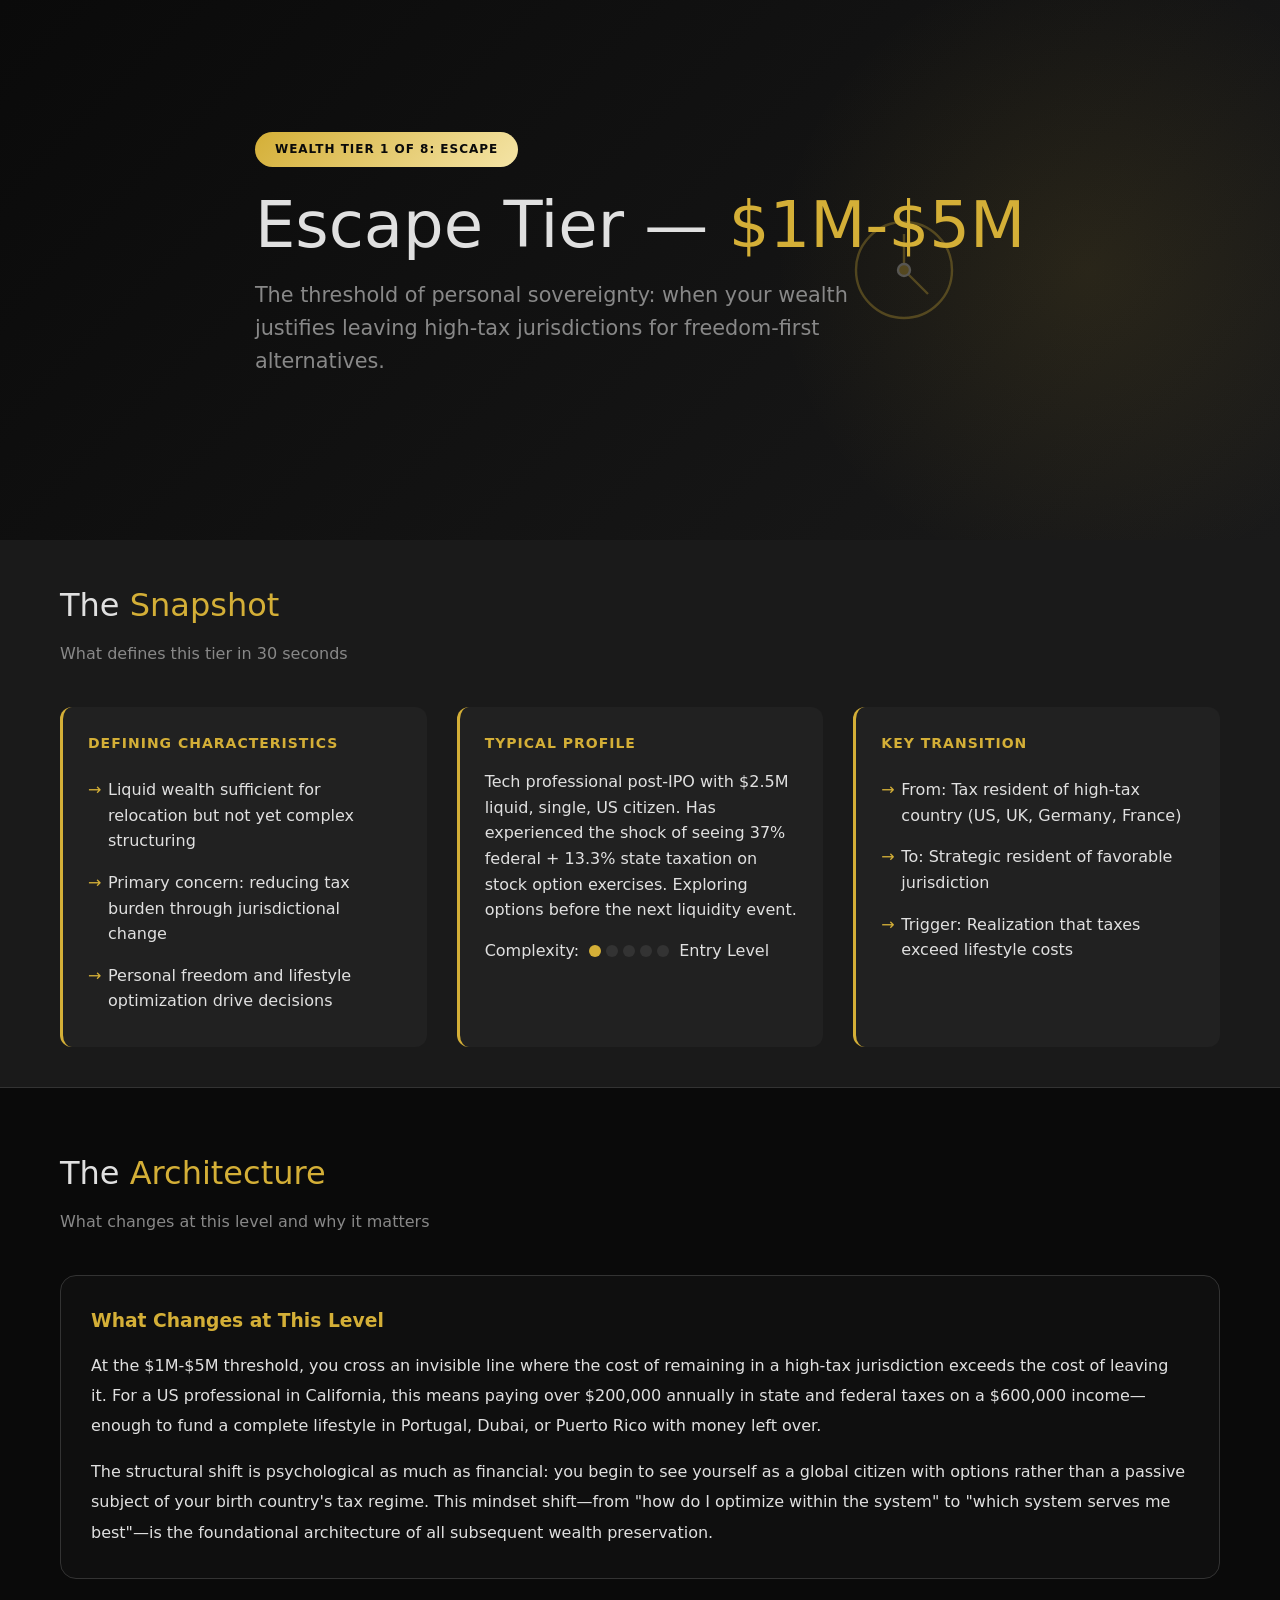
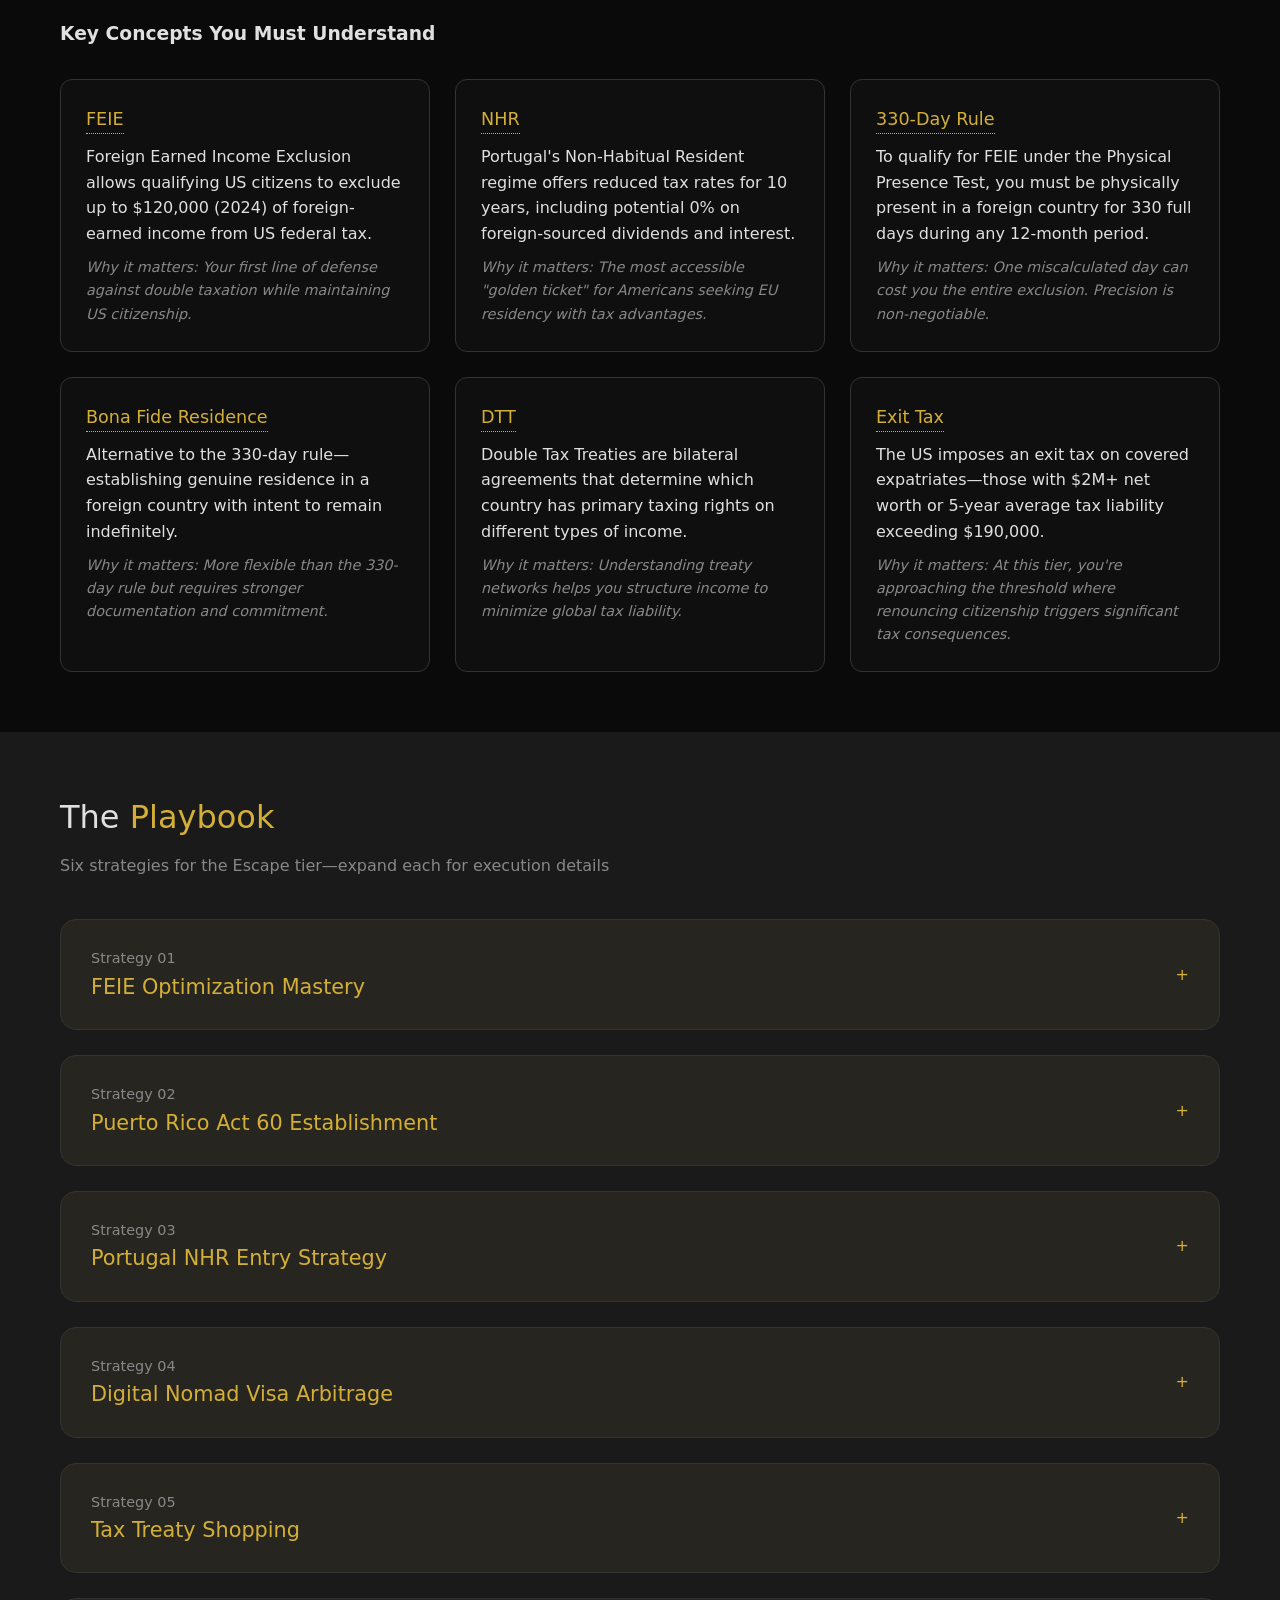
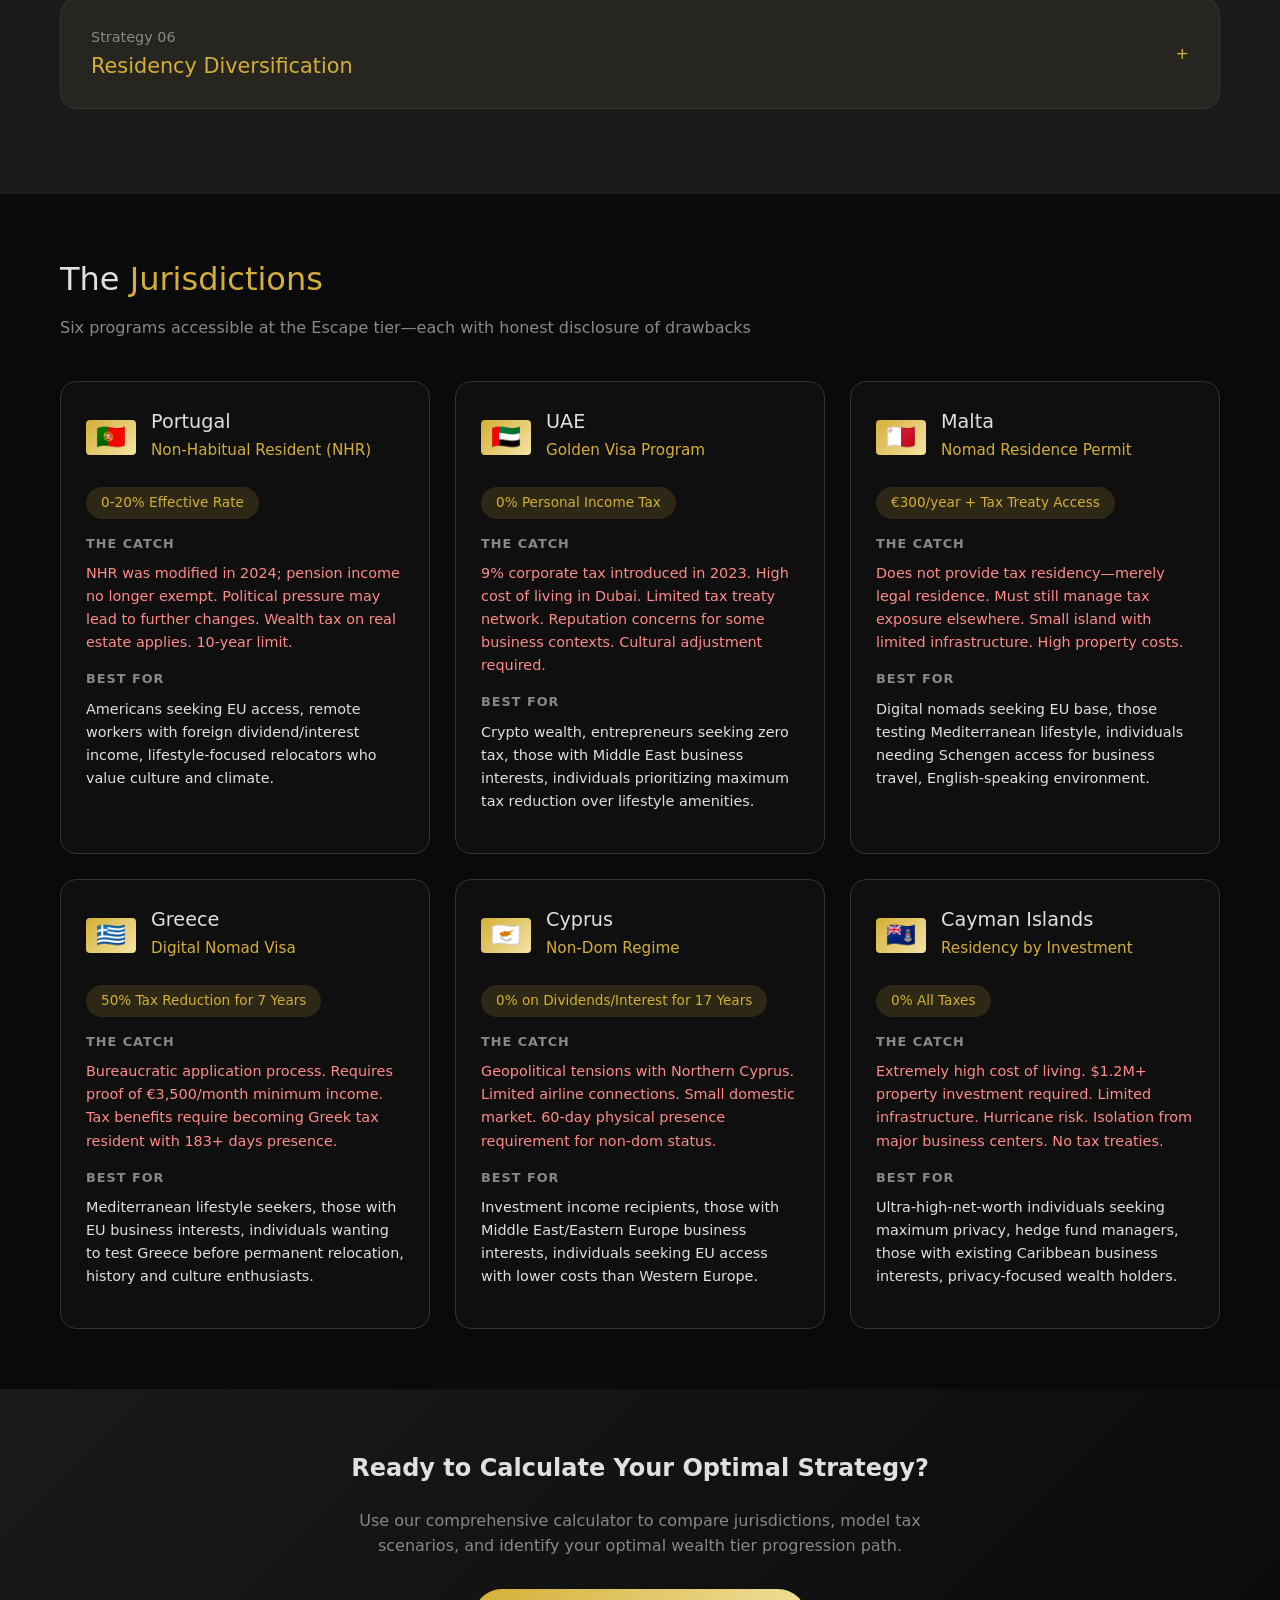
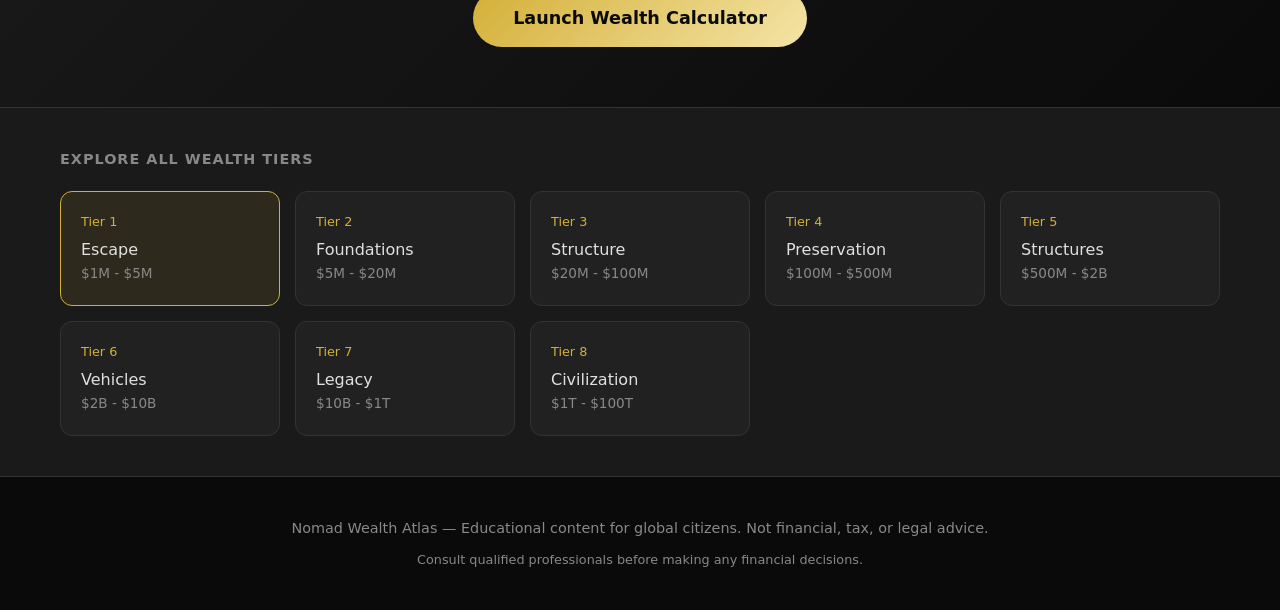
<file: 01-escape.html>
<!DOCTYPE html>
<html lang="en">
<head>
    <meta charset="UTF-8">
    <meta name="viewport" content="width=device-width, initial-scale=1.0">
    <title>Escape Tier — $1M-$5M | Nomad Wealth Atlas</title>
    <meta name="description" content="Wealth Tier 1 of 8: Personal sovereignty strategies for $1M-$5M. FEIE optimization, Puerto Rico Act 60, Portugal NHR, and digital nomad visas.">
    <script type="application/ld+json">
    {
        "@context": "https://schema.org",
        "@type": "Article",
        "headline": "Escape Tier — $1M-$5M: Personal Sovereignty Strategies",
        "description": "Wealth Tier 1 of 8: Personal sovereignty strategies for $1M-$5M. FEIE optimization, Puerto Rico Act 60, Portugal NHR, and digital nomad visas.",
        "author": {"@type": "Organization", "name": "Nomad Wealth Atlas"},
        "publisher": {"@type": "Organization", "name": "Nomad Wealth Atlas"}
    }
    </script>
    <script type="application/ld+json">
    {
        "@context": "https://schema.org",
        "@type": "FAQPage",
        "mainEntity": [
            {"@type": "Question", "name": "What is the Foreign Earned Income Exclusion (FEIE)?", "acceptedAnswer": {"@type": "Answer", "text": "The FEIE allows qualifying US citizens to exclude up to $120,000 (2024) of foreign-earned income from US federal tax. Requires either 330 days outside the US or bona fide foreign residence."}},
            {"@type": "Question", "name": "What is Portugal's NHR regime?", "acceptedAnswer": {"@type": "Answer", "text": "The Non-Habitual Resident regime offers reduced tax rates for 10 years, including potential 0% tax on foreign-sourced dividends and interest, and flat 20% on Portuguese-sourced employment/business income."}},
            {"@type": "Question", "name": "What is Puerto Rico Act 60?", "acceptedAnswer": {"@type": "Answer", "text": "Act 60 offers 0% federal tax on Puerto Rico-sourced income for qualifying individuals who become bona fide residents, with a $5,000 annual donation requirement and property purchase."}}
        ]
    }
    </script>
    <style>
        :root{--gold:#d4af37;--gold-light:#f4e4a6;--dark:#0a0a0a;--dark-2:#1a1a1a;--text:#e0e0e0;--muted:#888;--accent:#2d5a27}
        *{margin:0;padding:0;box-sizing:border-box}
        body{font-family:'Segoe UI',system-ui,sans-serif;background:var(--dark);color:var(--text);line-height:1.6}
        .container{max-width:1200px;margin:0 auto;padding:0 20px}
        .hero{min-height:60vh;display:flex;align-items:center;background:linear-gradient(135deg,var(--dark)0%,var(--dark-2)100%);position:relative;overflow:hidden}
        .hero::before{content:'';position:absolute;top:0;right:0;width:50%;height:100%;background:radial-gradient(circle at 70% 50%,rgba(212,175,55,0.1)0%,transparent 60%)}
        .hero-content{position:relative;z-index:1}
        .tier-badge{display:inline-block;background:linear-gradient(135deg,var(--gold),var(--gold-light));color:var(--dark);padding:8px 20px;border-radius:20px;font-size:12px;font-weight:700;text-transform:uppercase;letter-spacing:1px;margin-bottom:20px}
        .hero h1{font-size:clamp(2.5rem,5vw,4rem);font-weight:300;margin-bottom:15px;line-height:1.2}
        .hero h1 span{color:var(--gold);font-weight:500}
        .hero-subtitle{font-size:1.3rem;color:var(--muted);max-width:600px;margin-bottom:30px}
        .tier-icon{width:120px;height:120px;position:absolute;right:10%;top:50%;transform:translateY(-50%);opacity:0.3}
        .snapshot{background:var(--dark-2);padding:40px 0;border-bottom:1px solid #333}
        .snapshot-grid{display:grid;grid-template-columns:repeat(auto-fit,minmax(300px,1fr));gap:30px;margin-top:20px}
        .snapshot-card{background:rgba(255,255,255,0.03);padding:25px;border-radius:12px;border-left:3px solid var(--gold)}
        .snapshot-card h3{color:var(--gold);font-size:14px;text-transform:uppercase;letter-spacing:1px;margin-bottom:15px}
        .snapshot-card ul{list-style:none}
        .snapshot-card li{padding:8px 0;padding-left:20px;position:relative}
        .snapshot-card li::before{content:'→';position:absolute;left:0;color:var(--gold)}
        .complexity-indicator{display:flex;align-items:center;gap:10px;margin-top:15px}
        .complexity-dots{display:flex;gap:5px}
        .dot{width:12px;height:12px;border-radius:50%;background:#333}
        .dot.active{background:var(--gold)}
        .architecture{padding:60px 0}
        .section-title{font-size:2rem;font-weight:300;margin-bottom:10px}
        .section-title span{color:var(--gold)}
        .section-subtitle{color:var(--muted);margin-bottom:40px}
        .concept-grid{display:grid;grid-template-columns:repeat(auto-fit,minmax(350px,1fr));gap:25px;margin-top:30px}
        .concept-card{background:rgba(255,255,255,0.02);padding:25px;border-radius:12px;border:1px solid #333;transition:all 0.3s}
        .concept-card:hover{border-color:var(--gold);transform:translateY(-3px)}
        .concept-term{color:var(--gold);font-size:1.1rem;font-weight:500;margin-bottom:10px}
        .concept-def{color:var(--text);margin-bottom:10px}
        .concept-why{color:var(--muted);font-size:0.9rem;font-style:italic}
        .playbook{padding:60px 0;background:var(--dark-2)}
        .strategy-card{background:rgba(255,255,255,0.02);border-radius:16px;margin-bottom:25px;overflow:hidden;border:1px solid #333}
        .strategy-header{padding:25px 30px;background:rgba(212,175,55,0.05);cursor:pointer;display:flex;justify-content:space-between;align-items:center;transition:all 0.3s}
        .strategy-header:hover{background:rgba(212,175,55,0.1)}
        .strategy-header h3{color:var(--gold);font-size:1.3rem;font-weight:500}
        .strategy-number{color:var(--muted);font-size:0.9rem}
        .strategy-content{padding:30px;display:none}
        .strategy-content.active{display:block}
        .strategy-section{margin-bottom:25px}
        .strategy-section h4{color:var(--gold-light);font-size:1rem;text-transform:uppercase;letter-spacing:1px;margin-bottom:12px}
        .strategy-section p{color:var(--text);line-height:1.8}
        .strategy-section ul{list-style:none;padding-left:0}
        .strategy-section li{padding:8px 0;padding-left:25px;position:relative}
        .strategy-section li::before{content:'•';position:absolute;left:10px;color:var(--gold)}
        .risk-warning{background:rgba(180,50,50,0.1);border-left:3px solid #b43232;padding:15px 20px;border-radius:0 8px 8px 0;margin-top:15px}
        .risk-warning strong{color:#ff6b6b}
        .case-study{background:rgba(45,90,39,0.1);border-left:3px solid var(--accent);padding:20px;border-radius:0 8px 8px 0;margin-top:20px}
        .case-study h4{color:var(--accent);margin-bottom:10px}
        .jurisdictions{padding:60px 0}
        .jurisdiction-grid{display:grid;grid-template-columns:repeat(auto-fit,minmax(320px,1fr));gap:25px;margin-top:30px}
        .jurisdiction-card{background:rgba(255,255,255,0.02);border-radius:16px;padding:25px;border:1px solid #333;transition:all 0.3s}
        .jurisdiction-card:hover{border-color:var(--gold);transform:translateY(-5px)}
        .jurisdiction-header{display:flex;align-items:center;gap:15px;margin-bottom:20px}
        .flag{width:50px;height:35px;background:linear-gradient(135deg,var(--gold),var(--gold-light));border-radius:4px;display:flex;align-items:center;justify-content:center;font-size:1.5rem}
        .jurisdiction-name{font-size:1.2rem;font-weight:500}
        .regime-name{color:var(--gold);font-size:0.95rem;margin-bottom:5px}
        .rate-tag{display:inline-block;background:rgba(212,175,55,0.15);color:var(--gold);padding:5px 15px;border-radius:20px;font-size:0.85rem;font-weight:500;margin-bottom:15px}
        .catch-section,.bestfor-section{margin-bottom:15px}
        .catch-section h4,.bestfor-section h4{font-size:0.8rem;text-transform:uppercase;letter-spacing:1px;color:var(--muted);margin-bottom:8px}
        .catch-section p{color:#ff8a8a;font-size:0.9rem}
        .bestfor-section p{color:var(--text);font-size:0.9rem}
        .navigation{background:var(--dark-2);padding:40px 0;border-top:1px solid #333}
        .nav-grid{display:grid;grid-template-columns:repeat(auto-fit,minmax(200px,1fr));gap:15px;margin-top:20px}
        .nav-card{background:rgba(255,255,255,0.03);padding:20px;border-radius:12px;text-decoration:none;color:var(--text);border:1px solid #333;transition:all 0.3s}
        .nav-card:hover{border-color:var(--gold);background:rgba(212,175,55,0.05)}
        .nav-card.current{border-color:var(--gold);background:rgba(212,175,55,0.1)}
        .nav-card .tier-num{color:var(--gold);font-size:0.8rem}
        .nav-card .tier-name{font-weight:500;margin-top:5px}
        .nav-card .tier-range{color:var(--muted);font-size:0.85rem}
        .tooltip{position:relative;display:inline-block;border-bottom:1px dotted var(--gold);cursor:help}
        .tooltip:hover::after{content:attr(data-tooltip);position:absolute;bottom:125%;left:50%;transform:translateX(-50%);background:var(--dark-2);color:var(--text);padding:10px 15px;border-radius:8px;border:1px solid var(--gold);white-space:nowrap;z-index:100;font-size:0.85rem}
        .cta-section{padding:60px 0;text-align:center;background:linear-gradient(135deg,var(--dark-2)0%,var(--dark)100%)}
        .cta-button{display:inline-block;background:linear-gradient(135deg,var(--gold),var(--gold-light));color:var(--dark);padding:15px 40px;border-radius:30px;text-decoration:none;font-weight:600;font-size:1.1rem;transition:all 0.3s}
        .cta-button:hover{transform:translateY(-3px);box-shadow:0 10px 30px rgba(212,175,55,0.3)}
        @media(max-width:768px){.tier-icon{display:none}.concept-grid,.jurisdiction-grid{grid-template-columns:1fr}}
    </style>
</head>
<body>
    <section class="hero">
        <div class="container hero-content">
            <span class="tier-badge">Wealth Tier 1 of 8: Escape</span>
            <h1>Escape Tier — <span>$1M-$5M</span></h1>
            <p class="hero-subtitle">The threshold of personal sovereignty: when your wealth justifies leaving high-tax jurisdictions for freedom-first alternatives.</p>
            <svg class="tier-icon" viewBox="0 0 100 100" fill="none" stroke="currentColor" stroke-width="2">
                <circle cx="50" cy="50" r="40" stroke="#d4af37"/>
                <path d="M50 20 L50 50 L70 70" stroke="#d4af37"/>
                <circle cx="50" cy="50" r="5" fill="#d4af37"/>
            </svg>
        </div>
    </section>

    <section class="snapshot">
        <div class="container">
            <h2 class="section-title">The <span>Snapshot</span></h2>
            <p class="section-subtitle">What defines this tier in 30 seconds</p>
            <div class="snapshot-grid">
                <div class="snapshot-card">
                    <h3>Defining Characteristics</h3>
                    <ul>
                        <li>Liquid wealth sufficient for relocation but not yet complex structuring</li>
                        <li>Primary concern: reducing tax burden through jurisdictional change</li>
                        <li>Personal freedom and lifestyle optimization drive decisions</li>
                    </ul>
                </div>
                <div class="snapshot-card">
                    <h3>Typical Profile</h3>
                    <p style="margin-bottom:15px">Tech professional post-IPO with $2.5M liquid, single, US citizen. Has experienced the shock of seeing 37% federal + 13.3% state taxation on stock option exercises. Exploring options before the next liquidity event.</p>
                    <div class="complexity-indicator">
                        <span>Complexity:</span>
                        <div class="complexity-dots">
                            <div class="dot active"></div>
                            <div class="dot"></div>
                            <div class="dot"></div>
                            <div class="dot"></div>
                            <div class="dot"></div>
                        </div>
                        <span>Entry Level</span>
                    </div>
                </div>
                <div class="snapshot-card">
                    <h3>Key Transition</h3>
                    <ul>
                        <li>From: Tax resident of high-tax country (US, UK, Germany, France)</li>
                        <li>To: Strategic resident of favorable jurisdiction</li>
                        <li>Trigger: Realization that taxes exceed lifestyle costs</li>
                    </ul>
                </div>
            </div>
        </div>
    </section>

    <section class="architecture">
        <div class="container">
            <h2 class="section-title">The <span>Architecture</span></h2>
            <p class="section-subtitle">What changes at this level and why it matters</p>
            
            <div style="background:rgba(255,255,255,0.02);padding:30px;border-radius:16px;margin-bottom:40px;border:1px solid #333">
                <h3 style="color:var(--gold);margin-bottom:15px">What Changes at This Level</h3>
                <p style="line-height:1.9;color:var(--text)">At the $1M-$5M threshold, you cross an invisible line where the cost of remaining in a high-tax jurisdiction exceeds the cost of leaving it. For a US professional in California, this means paying over $200,000 annually in state and federal taxes on a $600,000 income—enough to fund a complete lifestyle in Portugal, Dubai, or Puerto Rico with money left over.</p>
                <p style="line-height:1.9;color:var(--text);margin-top:15px">The structural shift is psychological as much as financial: you begin to see yourself as a global citizen with options rather than a passive subject of your birth country's tax regime. This mindset shift—from "how do I optimize within the system" to "which system serves me best"—is the foundational architecture of all subsequent wealth preservation.</p>
            </div>

            <h3 style="margin-bottom:20px">Key Concepts You Must Understand</h3>
            <div class="concept-grid">
                <div class="concept-card">
                    <div class="concept-term"><span class="tooltip" data-tooltip="Foreign Earned Income Exclusion: US tax provision allowing citizens abroad to exclude foreign-earned income">FEIE</span></div>
                    <div class="concept-def">Foreign Earned Income Exclusion allows qualifying US citizens to exclude up to $120,000 (2024) of foreign-earned income from US federal tax.</div>
                    <div class="concept-why">Why it matters: Your first line of defense against double taxation while maintaining US citizenship.</div>
                </div>
                <div class="concept-card">
                    <div class="concept-term"><span class="tooltip" data-tooltip="Non-Habitual Resident: Portuguese tax regime offering reduced rates for new residents">NHR</span></div>
                    <div class="concept-def">Portugal's Non-Habitual Resident regime offers reduced tax rates for 10 years, including potential 0% on foreign-sourced dividends and interest.</div>
                    <div class="concept-why">Why it matters: The most accessible "golden ticket" for Americans seeking EU residency with tax advantages.</div>
                </div>
                <div class="concept-card">
                    <div class="concept-term"><span class="tooltip" data-tooltip="Physical Presence Test: Requires 330 full days outside the US in 12-month period">330-Day Rule</span></div>
                    <div class="concept-def">To qualify for FEIE under the Physical Presence Test, you must be physically present in a foreign country for 330 full days during any 12-month period.</div>
                    <div class="concept-why">Why it matters: One miscalculated day can cost you the entire exclusion. Precision is non-negotiable.</div>
                </div>
                <div class="concept-card">
                    <div class="concept-term"><span class="tooltip" data-tooltip="Bona Fide Residence Test: Establishing genuine residence in foreign country">Bona Fide Residence</span></div>
                    <div class="concept-def">Alternative to the 330-day rule—establishing genuine residence in a foreign country with intent to remain indefinitely.</div>
                    <div class="concept-why">Why it matters: More flexible than the 330-day rule but requires stronger documentation and commitment.</div>
                </div>
                <div class="concept-card">
                    <div class="concept-term"><span class="tooltip" data-tooltip="Double Tax Treaty: Agreement between countries to prevent double taxation">DTT</span></div>
                    <div class="concept-def">Double Tax Treaties are bilateral agreements that determine which country has primary taxing rights on different types of income.</div>
                    <div class="concept-why">Why it matters: Understanding treaty networks helps you structure income to minimize global tax liability.</div>
                </div>
                <div class="concept-card">
                    <div class="concept-term"><span class="tooltip" data-tooltip="Exit Tax: Tax imposed when giving up citizenship or long-term residency">Exit Tax</span></div>
                    <div class="concept-def">The US imposes an exit tax on covered expatriates—those with $2M+ net worth or 5-year average tax liability exceeding $190,000.</div>
                    <div class="concept-why">Why it matters: At this tier, you're approaching the threshold where renouncing citizenship triggers significant tax consequences.</div>
                </div>
            </div>
        </div>
    </section>

    <section class="playbook">
        <div class="container">
            <h2 class="section-title">The <span>Playbook</span></h2>
            <p class="section-subtitle">Six strategies for the Escape tier—expand each for execution details</p>

            <div class="strategy-card">
                <div class="strategy-header" onclick="this.nextElementSibling.classList.toggle('active')">
                    <div>
                        <span class="strategy-number">Strategy 01</span>
                        <h3>FEIE Optimization Mastery</h3>
                    </div>
                    <span style="color:var(--gold)">+</span>
                </div>
                <div class="strategy-content">
                    <div class="strategy-section">
                        <h4>The Concept</h4>
                        <p>The Foreign Earned Income Exclusion is the most powerful tool available to US citizens seeking tax reduction without renouncing citizenship. Yet most who qualify fail to maximize it due to poor planning around the 330-day physical presence test or inadequate documentation for the bona fide residence test. This strategy transforms FEIE from a passive benefit into an actively managed tax position.</p>
                    </div>
                    <div class="strategy-section">
                        <h4>The Execution</h4>
                        <ul>
                            <li>Establish a 12-month tracking period that aligns with your income timing—typically January to December or centered around your highest-income months</li>
                            <li>Maintain a contemporaneous travel log with flight records, accommodation receipts, and passport stamps</li>
                            <li>Structure earned income (salary, consulting, business profits) to qualify as "foreign-earned" through proper entity structuring</li>
                            <li>Understand that investment income, dividends, and capital gains do NOT qualify for FEIE exclusion</li>
                            <li>File Form 2555 with your tax return, including the Foreign Housing Exclusion for additional benefits</li>
                            <li>Consider the Foreign Tax Credit for income exceeding the FEIE limit rather than double benefits</li>
                        </ul>
                    </div>
                    <div class="risk-warning">
                        <strong>Risk Warning:</strong> The IRS aggressively audits FEIE claims. One day miscounted can invalidate your entire exclusion. Maintain bulletproof documentation and consider professional tax preparation for the first two years.
                    </div>
                    <div class="case-study">
                        <h4>Case Study: Sarah Chen, Software Engineer</h4>
                        <p>Sarah, a senior engineer at a SF-based tech company earning $350,000 annually, negotiated a remote-first arrangement and established residency in Lisbon. By qualifying for both FEIE ($120,000 exclusion) and the Foreign Housing Exclusion ($15,000), she reduced her federal tax liability from $98,000 to $42,000 annually—saving $56,000 per year while maintaining her US citizenship and job.</p>
                    </div>
                </div>
            </div>

            <div class="strategy-card">
                <div class="strategy-header" onclick="this.nextElementSibling.classList.toggle('active')">
                    <div>
                        <span class="strategy-number">Strategy 02</span>
                        <h3>Puerto Rico Act 60 Establishment</h3>
                    </div>
                    <span style="color:var(--gold)">+</span>
                </div>
                <div class="strategy-content">
                    <div class="strategy-section">
                        <h4>The Concept</h4>
                        <p>Puerto Rico offers a unique proposition: 0% federal tax on Puerto Rico-sourced income for qualifying individuals who become bona fide residents. Unlike expatriation, you retain US citizenship and passport while achieving tax rates competitive with offshore jurisdictions. Act 60 (formerly Acts 20 and 22) is the legislative vehicle, but success requires genuine relocation and adherence to strict requirements.</p>
                    </div>
                    <div class="strategy-section">
                        <h4>The Execution</h4>
                        <ul>
                            <li>Establish bona fide residence in Puerto Rico—this means being present for at least 183 days annually and demonstrating intent to remain</li>
                            <li>Purchase real property in Puerto Rico within 2 years of establishing residency (required)</li>
                            <li>Make annual charitable contributions of $5,000 to Puerto Rican nonprofits</li>
                            <li>Apply for and receive a tax decree from the Puerto Rico government before the tax year begins</li>
                            <li>Understand that only Puerto Rico-sourced income qualifies—US mainland income remains taxable by the IRS</li>
                            <li>File annual reports demonstrating continued compliance with decree requirements</li>
                        </ul>
                    </div>
                    <div class="risk-warning">
                        <strong>Risk Warning:</strong> The IRS closely scrutinizes Puerto Rico residency claims. "Paper residency" without genuine presence and intent will be challenged. Additionally, the political stability of Puerto Rico's tax incentives is not guaranteed—legislative changes could alter the landscape.
                    </div>
                    <div class="case-study">
                        <h4>Case Study: Marcus Williams, Fintech Founder</h4>
                        <p>Marcus sold his first startup for $8M and faced a $3M+ tax bill. Instead of paying, he relocated to Dorado, Puerto Rico, purchased a $1.2M condo, and established a service business sourcing income from his advisory work. Over five years, he saved approximately $1.8M in taxes while building his next venture from a tropical base with US infrastructure and legal protections.</p>
                    </div>
                </div>
            </div>

            <div class="strategy-card">
                <div class="strategy-header" onclick="this.nextElementSibling.classList.toggle('active')">
                    <div>
                        <span class="strategy-number">Strategy 03</span>
                        <h3>Portugal NHR Entry Strategy</h3>
                    </div>
                    <span style="color:var(--gold)">+</span>
                </div>
                <div class="strategy-content">
                    <div class="strategy-section">
                        <h4>The Concept</h4>
                        <p>Portugal's Non-Habitual Resident regime is arguably the most attractive tax program for Americans seeking EU residency. For 10 years, qualifying individuals can benefit from 0% tax on foreign-sourced dividends and interest (if already taxed at source), 0% on foreign pension income, and a flat 20% rate on Portuguese-sourced employment and business income. Combined with Portugal's quality of life and EU access, it's the gateway drug to international tax optimization.</p>
                    </div>
                    <div class="strategy-section">
                        <h4>The Execution</h4>
                        <ul>
                            <li>Establish Portuguese tax residency—typically requiring 183+ days in Portugal or having a habitual abode available</li>
                            <li>Register as a tax resident and obtain a NIF (Portuguese tax number)</li>
                            <li>Apply for NHR status by March 31 of the year following your first year of residence</li>
                            <li>Demonstrate that you were not a Portuguese tax resident in the previous 5 years</li>
                            <li>Structure your income sources to maximize NHR benefits—foreign dividends and interest are most advantageous</li>
                            <li>Work with a Portuguese tax advisor to ensure proper registration and ongoing compliance</li>
                        </ul>
                    </div>
                    <div class="risk-warning">
                        <strong>Risk Warning:</strong> NHR was modified in 2024 to remove the 10-year pension income exemption. The regime remains under political pressure and could face further changes. Additionally, Portugal's wealth tax on real estate and the potential for a "solidarity tax" on high incomes must be factored into planning.
                    </div>
                    <div class="case-study">
                        <h4>Case Study: Elena Rodriguez, Marketing Executive</h4>
                        <p>Elena, earning $400,000 annually from remote consulting work, relocated from New York to Lisbon. By qualifying for NHR, she pays 20% flat tax on her Portuguese-sourced business income (versus 35%+ in NY) and 0% on her US investment dividends. Her annual tax savings exceed $80,000, funding her children's international school tuition and leaving substantial surplus.</p>
                    </div>
                </div>
            </div>

            <div class="strategy-card">
                <div class="strategy-header" onclick="this.nextElementSibling.classList.toggle('active')">
                    <div>
                        <span class="strategy-number">Strategy 04</span>
                        <h3>Digital Nomad Visa Arbitrage</h3>
                    </div>
                    <span style="color:var(--gold)">+</span>
                </div>
                <div class="strategy-content">
                    <div class="strategy-section">
                        <h4>The Concept</h4>
                        <p>The explosion of digital nomad visas has created a new category of "semi-residency"—formal legal status in favorable jurisdictions without full tax residency obligations. Countries from Estonia to Costa Rica to Croatia now offer 1-2 year renewable visas specifically for remote workers. For the Escape tier, this provides a structured way to test multiple jurisdictions before committing to a permanent move.</p>
                    </div>
                    <div class="strategy-section">
                        <h4>The Execution</h4>
                        <ul>
                            <li>Research programs aligned with your income level, profession, and lifestyle preferences—Greece, Spain, and Estonia are particularly accessible</li>
                            <li>Prepare documentation: proof of remote employment, minimum income requirements (typically $2,000-$5,000/month), health insurance, and clean criminal record</li>
                            <li>Apply through consulates or online portals—processing times range from 2 weeks to 3 months</li>
                            <li>Understand tax implications: most nomad visas don't automatically create tax residency, but extended stays may trigger it</li>
                            <li>Use the visa period to evaluate the jurisdiction for potential permanent relocation</li>
                            <li>Stack multiple nomad visas sequentially to maintain continuous legal status abroad</li>
                        </ul>
                    </div>
                    <div class="risk-warning">
                        <strong>Risk Warning:</strong> Digital nomad visas are not tax residency solutions. Staying beyond 183 days in most countries will trigger tax residency regardless of visa type. Additionally, visa programs can be suspended or modified with little notice—never build a long-term strategy around a single nomad visa.
                    </div>
                    <div class="case-study">
                        <h4>Case Study: David Park, UX Designer</h4>
                        <p>David, earning $150,000 remotely, spent 18 months testing jurisdictions: 6 months in Croatia on their digital nomad visa, 6 months in Greece, and 6 months in Spain. This "jurisdiction dating" allowed him to experience tax systems, cost of living, and lifestyle factors before committing to Portuguese NHR. His total cost for the experiment was under $10,000 in visa and relocation expenses—cheap market research for a decision affecting millions in lifetime taxes.</p>
                    </div>
                </div>
            </div>

            <div class="strategy-card">
                <div class="strategy-header" onclick="this.nextElementSibling.classList.toggle('active')">
                    <div>
                        <span class="strategy-number">Strategy 05</span>
                        <h3>Tax Treaty Shopping</h3>
                    </div>
                    <span style="color:var(--gold)">+</span>
                </div>
                <div class="strategy-content">
                    <div class="strategy-section">
                        <h4>The Concept</h4>
                        <p>Double Tax Treaties (DTTs) create a complex web of agreements that determine which country has primary taxing rights on different income types. For the Escape tier, understanding this network allows strategic positioning to minimize withholding taxes on dividends, interest, and royalties. While sophisticated treaty shopping requires higher-tier structures, even individuals can benefit from treaty-aware residency decisions.</p>
                    </div>
                    <div class="strategy-section">
                        <h4>The Execution</h4>
                        <ul>
                            <li>Map the treaty network between your income sources and potential residence countries</li>
                            <li>Identify treaties with favorable dividend and interest withholding rates—the US-UK treaty, for example, reduces dividend withholding to 15%</li>
                            <li>Understand the "Limitation on Benefits" clauses that prevent treaty abuse</li>
                            <li>Structure investment holdings through treaty-favorable jurisdictions where appropriate</li>
                            <li>Obtain Certificates of Residence to claim treaty benefits</li>
                            <li>Work with tax advisors in both source and residence countries to ensure proper treaty application</li>
                        </ul>
                    </div>
                    <div class="risk-warning">
                        <strong>Risk Warning:</strong> Treaty shopping without genuine substance is increasingly challenged by tax authorities. The OECD's Principal Purpose Test (PPT) allows denial of treaty benefits if obtaining those benefits was a principal purpose of an arrangement. Always ensure your treaty positions have genuine commercial substance.
                    </div>
                    <div class="case-study">
                        <h4>Case Study: Jennifer Walsh, Consultant</h4>
                        <p>Jennifer receives $100,000 annually in dividends from a US corporation. As a US resident, these were taxed at ordinary income rates. By establishing UK residence (while maintaining US citizenship and using FEIE for earned income), she leveraged the US-UK tax treaty to reduce dividend withholding from 30% to 15%, saving $15,000 annually. Combined with the UK's dividend allowance, her effective tax rate on this income dropped by over 50%.</p>
                    </div>
                </div>
            </div>

            <div class="strategy-card">
                <div class="strategy-header" onclick="this.nextElementSibling.classList.toggle('active')">
                    <div>
                        <span class="strategy-number">Strategy 06</span>
                        <h3>Residency Diversification</h3>
                    </div>
                    <span style="color:var(--gold)">+</span>
                </div>
                <div class="strategy-content">
                    <div class="strategy-section">
                        <h4>The Concept</h4>
                        <p>At the Escape tier, your greatest asset is flexibility. Rather than committing to a single jurisdiction, maintain multiple residency options that can be activated based on changing circumstances—political shifts, tax law changes, family needs, or lifestyle preferences. This "residency portfolio" approach treats legal residence as an asset class to be diversified, not a binary status.</p>
                    </div>
                    <div class="strategy-section">
                        <h4>The Execution</h4>
                        <ul>
                            <li>Establish primary residency in your most favorable current jurisdiction while maintaining secondary options</li>
                            <li>Obtain permanent residency or citizenship through investment programs where capital permits—Malta, Greece, and Caribbean programs are accessible at this tier</li>
                            <li>Maintain "ties" in multiple jurisdictions: bank accounts, property leases, social connections, and professional relationships</li>
                            <li>Track days carefully in each jurisdiction to avoid unintentional tax residency triggers</li>
                            <li>Review and refresh residency options annually—programs change, and your optimal jurisdiction may shift</li>
                            <li>Document your "center of vital interests" to support your claimed tax residency if challenged</li>
                        </ul>
                    </div>
                    <div class="risk-warning">
                        <strong>Risk Warning:</strong> Multiple residencies create complexity and potential for double taxation if not carefully managed. The "tie-breaker" rules in tax treaties may not always produce the result you expect. Professional guidance is essential when maintaining multiple residency connections.
                    </div>
                    <div class="case-study">
                        <h4>Case Study: The Nakamura Family</h4>
                        <p>Hiroshi, a Japanese-American dual citizen with $4M in assets, established a three-jurisdiction strategy: primary residence in Portugal (NHR), secondary residency in Japan (maintaining family ties), and a "bolt-hole" apartment in Singapore for Asia-Pacific business. This structure cost approximately $50,000 annually to maintain but provides optionality that proved invaluable when Portugal's NHR was modified—he was able to shift his tax center to Singapore within 90 days without disrupting his business or family life.</p>
                    </div>
                </div>
            </div>
        </div>
    </section>

    <section class="jurisdictions">
        <div class="container">
            <h2 class="section-title">The <span>Jurisdictions</span></h2>
            <p class="section-subtitle">Six programs accessible at the Escape tier—each with honest disclosure of drawbacks</p>

            <div class="jurisdiction-grid">
                <div class="jurisdiction-card">
                    <div class="jurisdiction-header">
                        <div class="flag">🇵🇹</div>
                        <div>
                            <div class="jurisdiction-name">Portugal</div>
                            <div class="regime-name">Non-Habitual Resident (NHR)</div>
                        </div>
                    </div>
                    <div class="rate-tag">0-20% Effective Rate</div>
                    <div class="catch-section">
                        <h4>The Catch</h4>
                        <p>NHR was modified in 2024; pension income no longer exempt. Political pressure may lead to further changes. Wealth tax on real estate applies. 10-year limit.</p>
                    </div>
                    <div class="bestfor-section">
                        <h4>Best For</h4>
                        <p>Americans seeking EU access, remote workers with foreign dividend/interest income, lifestyle-focused relocators who value culture and climate.</p>
                    </div>
                </div>

                <div class="jurisdiction-card">
                    <div class="jurisdiction-header">
                        <div class="flag">🇦🇪</div>
                        <div>
                            <div class="jurisdiction-name">UAE</div>
                            <div class="regime-name">Golden Visa Program</div>
                        </div>
                    </div>
                    <div class="rate-tag">0% Personal Income Tax</div>
                    <div class="catch-section">
                        <h4>The Catch</h4>
                        <p>9% corporate tax introduced in 2023. High cost of living in Dubai. Limited tax treaty network. Reputation concerns for some business contexts. Cultural adjustment required.</p>
                    </div>
                    <div class="bestfor-section">
                        <h4>Best For</h4>
                        <p>Crypto wealth, entrepreneurs seeking zero tax, those with Middle East business interests, individuals prioritizing maximum tax reduction over lifestyle amenities.</p>
                    </div>
                </div>

                <div class="jurisdiction-card">
                    <div class="jurisdiction-header">
                        <div class="flag">🇲🇹</div>
                        <div>
                            <div class="jurisdiction-name">Malta</div>
                            <div class="regime-name">Nomad Residence Permit</div>
                        </div>
                    </div>
                    <div class="rate-tag">€300/year + Tax Treaty Access</div>
                    <div class="catch-section">
                        <h4>The Catch</h4>
                        <p>Does not provide tax residency—merely legal residence. Must still manage tax exposure elsewhere. Small island with limited infrastructure. High property costs.</p>
                    </div>
                    <div class="bestfor-section">
                        <h4>Best For</h4>
                        <p>Digital nomads seeking EU base, those testing Mediterranean lifestyle, individuals needing Schengen access for business travel, English-speaking environment.</p>
                    </div>
                </div>

                <div class="jurisdiction-card">
                    <div class="jurisdiction-header">
                        <div class="flag">🇬🇷</div>
                        <div>
                            <div class="jurisdiction-name">Greece</div>
                            <div class="regime-name">Digital Nomad Visa</div>
                        </div>
                    </div>
                    <div class="rate-tag">50% Tax Reduction for 7 Years</div>
                    <div class="catch-section">
                        <h4>The Catch</h4>
                        <p>Bureaucratic application process. Requires proof of €3,500/month minimum income. Tax benefits require becoming Greek tax resident with 183+ days presence.</p>
                    </div>
                    <div class="bestfor-section">
                        <h4>Best For</h4>
                        <p>Mediterranean lifestyle seekers, those with EU business interests, individuals wanting to test Greece before permanent relocation, history and culture enthusiasts.</p>
                    </div>
                </div>

                <div class="jurisdiction-card">
                    <div class="jurisdiction-header">
                        <div class="flag">🇨🇾</div>
                        <div>
                            <div class="jurisdiction-name">Cyprus</div>
                            <div class="regime-name">Non-Dom Regime</div>
                        </div>
                    </div>
                    <div class="rate-tag">0% on Dividends/Interest for 17 Years</div>
                    <div class="catch-section">
                        <h4>The Catch</h4>
                        <p>Geopolitical tensions with Northern Cyprus. Limited airline connections. Small domestic market. 60-day physical presence requirement for non-dom status.</p>
                    </div>
                    <div class="bestfor-section">
                        <h4>Best For</h4>
                        <p>Investment income recipients, those with Middle East/Eastern Europe business interests, individuals seeking EU access with lower costs than Western Europe.</p>
                    </div>
                </div>

                <div class="jurisdiction-card">
                    <div class="jurisdiction-header">
                        <div class="flag">🇰🇾</div>
                        <div>
                            <div class="jurisdiction-name">Cayman Islands</div>
                            <div class="regime-name">Residency by Investment</div>
                        </div>
                    </div>
                    <div class="rate-tag">0% All Taxes</div>
                    <div class="catch-section">
                        <h4>The Catch</h4>
                        <p>Extremely high cost of living. $1.2M+ property investment required. Limited infrastructure. Hurricane risk. Isolation from major business centers. No tax treaties.</p>
                    </div>
                    <div class="bestfor-section">
                        <h4>Best For</h4>
                        <p>Ultra-high-net-worth individuals seeking maximum privacy, hedge fund managers, those with existing Caribbean business interests, privacy-focused wealth holders.</p>
                    </div>
                </div>
            </div>
        </div>
    </section>

    <section class="cta-section">
        <div class="container">
            <h2 style="margin-bottom:20px">Ready to Calculate Your Optimal Strategy?</h2>
            <p style="color:var(--muted);margin-bottom:30px;max-width:600px;margin-left:auto;margin-right:auto">Use our comprehensive calculator to compare jurisdictions, model tax scenarios, and identify your optimal wealth tier progression path.</p>
            <a href="calculator.html" class="cta-button">Launch Wealth Calculator</a>
        </div>
    </section>

    <section class="navigation">
        <div class="container">
            <h3 style="margin-bottom:20px;color:var(--muted);font-size:0.9rem;text-transform:uppercase;letter-spacing:1px">Explore All Wealth Tiers</h3>
            <div class="nav-grid">
                <a href="01-escape.html" class="nav-card current">
                    <div class="tier-num">Tier 1</div>
                    <div class="tier-name">Escape</div>
                    <div class="tier-range">$1M - $5M</div>
                </a>
                <a href="02-foundations.html" class="nav-card">
                    <div class="tier-num">Tier 2</div>
                    <div class="tier-name">Foundations</div>
                    <div class="tier-range">$5M - $20M</div>
                </a>
                <a href="03-optimization.html" class="nav-card">
                    <div class="tier-num">Tier 3</div>
                    <div class="tier-name">Structure</div>
                    <div class="tier-range">$20M - $100M</div>
                </a>
                <a href="04-preservation.html" class="nav-card">
                    <div class="tier-num">Tier 4</div>
                    <div class="tier-name">Preservation</div>
                    <div class="tier-range">$100M - $500M</div>
                </a>
                <a href="05-structures.html" class="nav-card">
                    <div class="tier-num">Tier 5</div>
                    <div class="tier-name">Structures</div>
                    <div class="tier-range">$500M - $2B</div>
                </a>
                <a href="06-vehicles.html" class="nav-card">
                    <div class="tier-num">Tier 6</div>
                    <div class="tier-name">Vehicles</div>
                    <div class="tier-range">$2B - $10B</div>
                </a>
                <a href="07-legacy.html" class="nav-card">
                    <div class="tier-num">Tier 7</div>
                    <div class="tier-name">Legacy</div>
                    <div class="tier-range">$10B - $1T</div>
                </a>
                <a href="08-civilization.html" class="nav-card">
                    <div class="tier-num">Tier 8</div>
                    <div class="tier-name">Civilization</div>
                    <div class="tier-range">$1T - $100T</div>
                </a>
            </div>
        </div>
    </section>

    <footer style="background:var(--dark);padding:40px 0;text-align:center;border-top:1px solid #333">
        <div class="container">
            <p style="color:var(--muted);font-size:0.9rem">Nomad Wealth Atlas — Educational content for global citizens. Not financial, tax, or legal advice.</p>
            <p style="color:var(--muted);font-size:0.8rem;margin-top:10px">Consult qualified professionals before making any financial decisions.</p>
        </div>
    </footer>
</body>
</html>
</file>
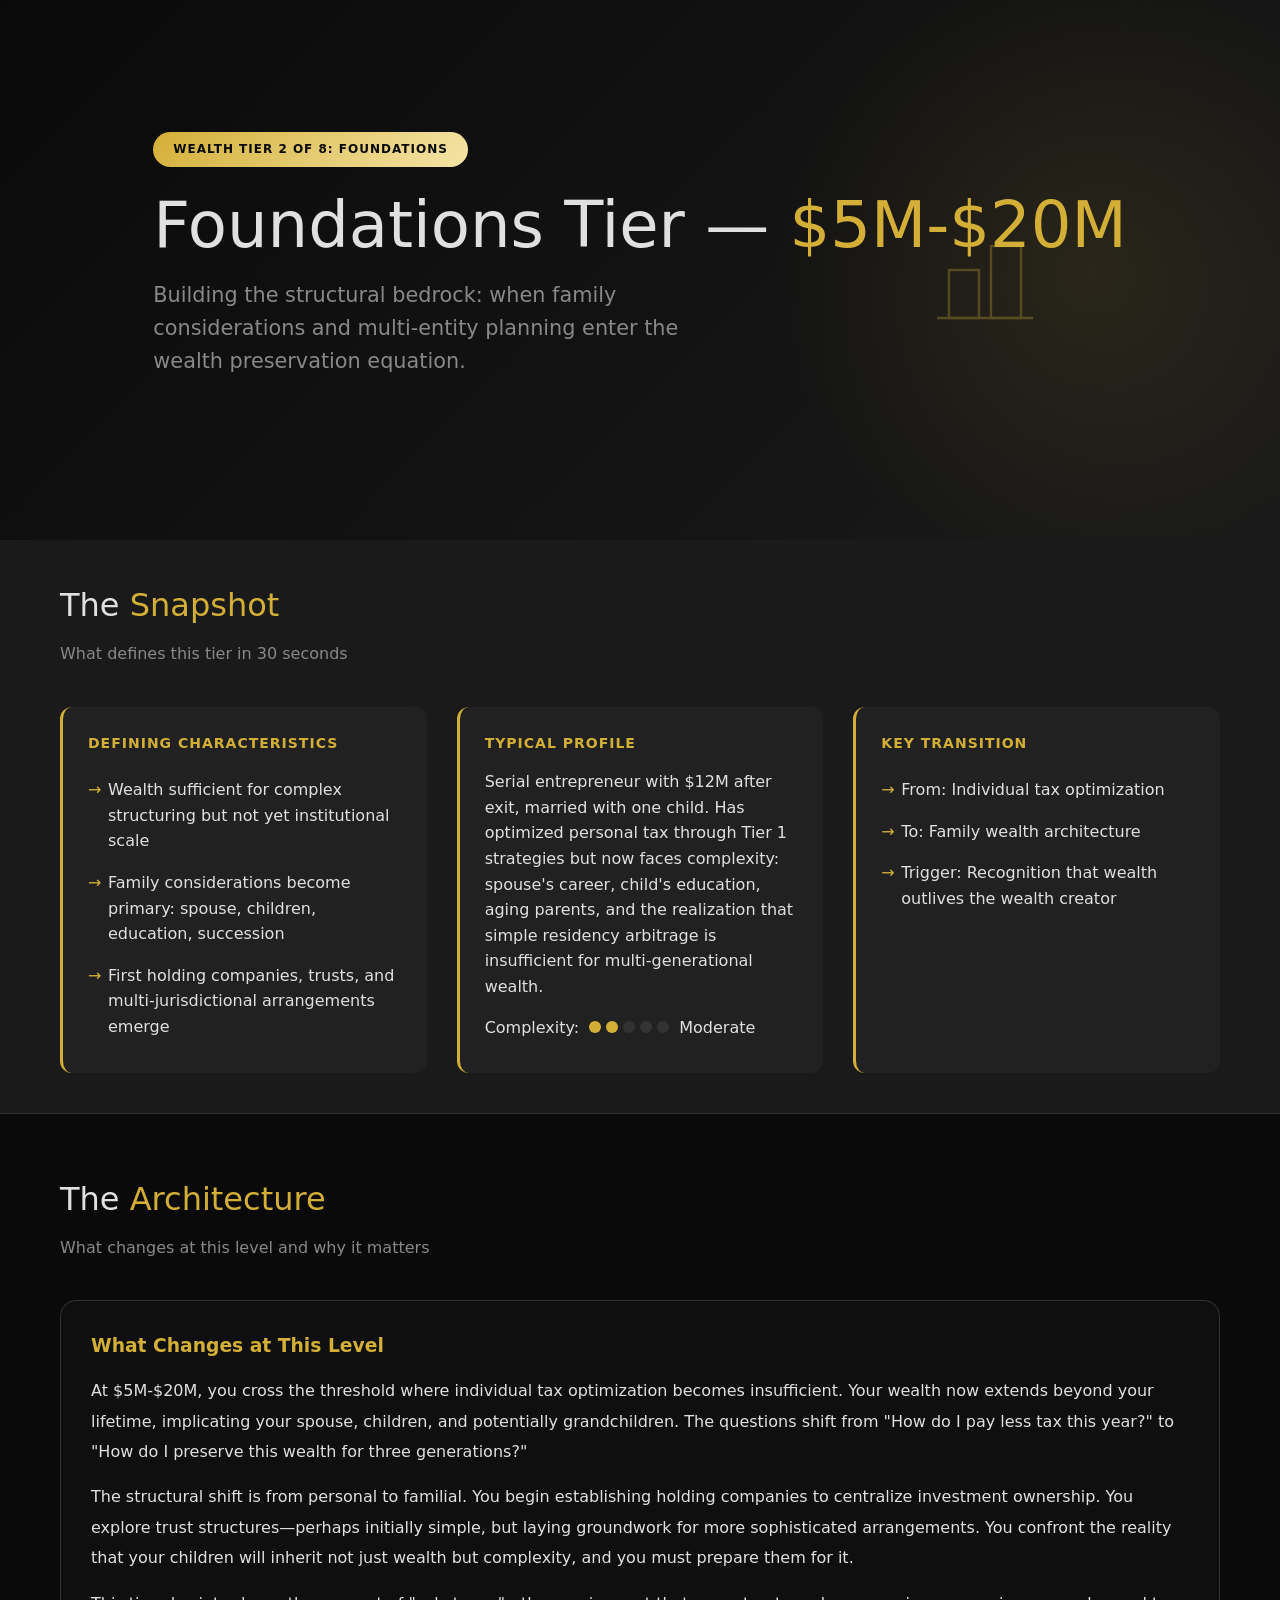
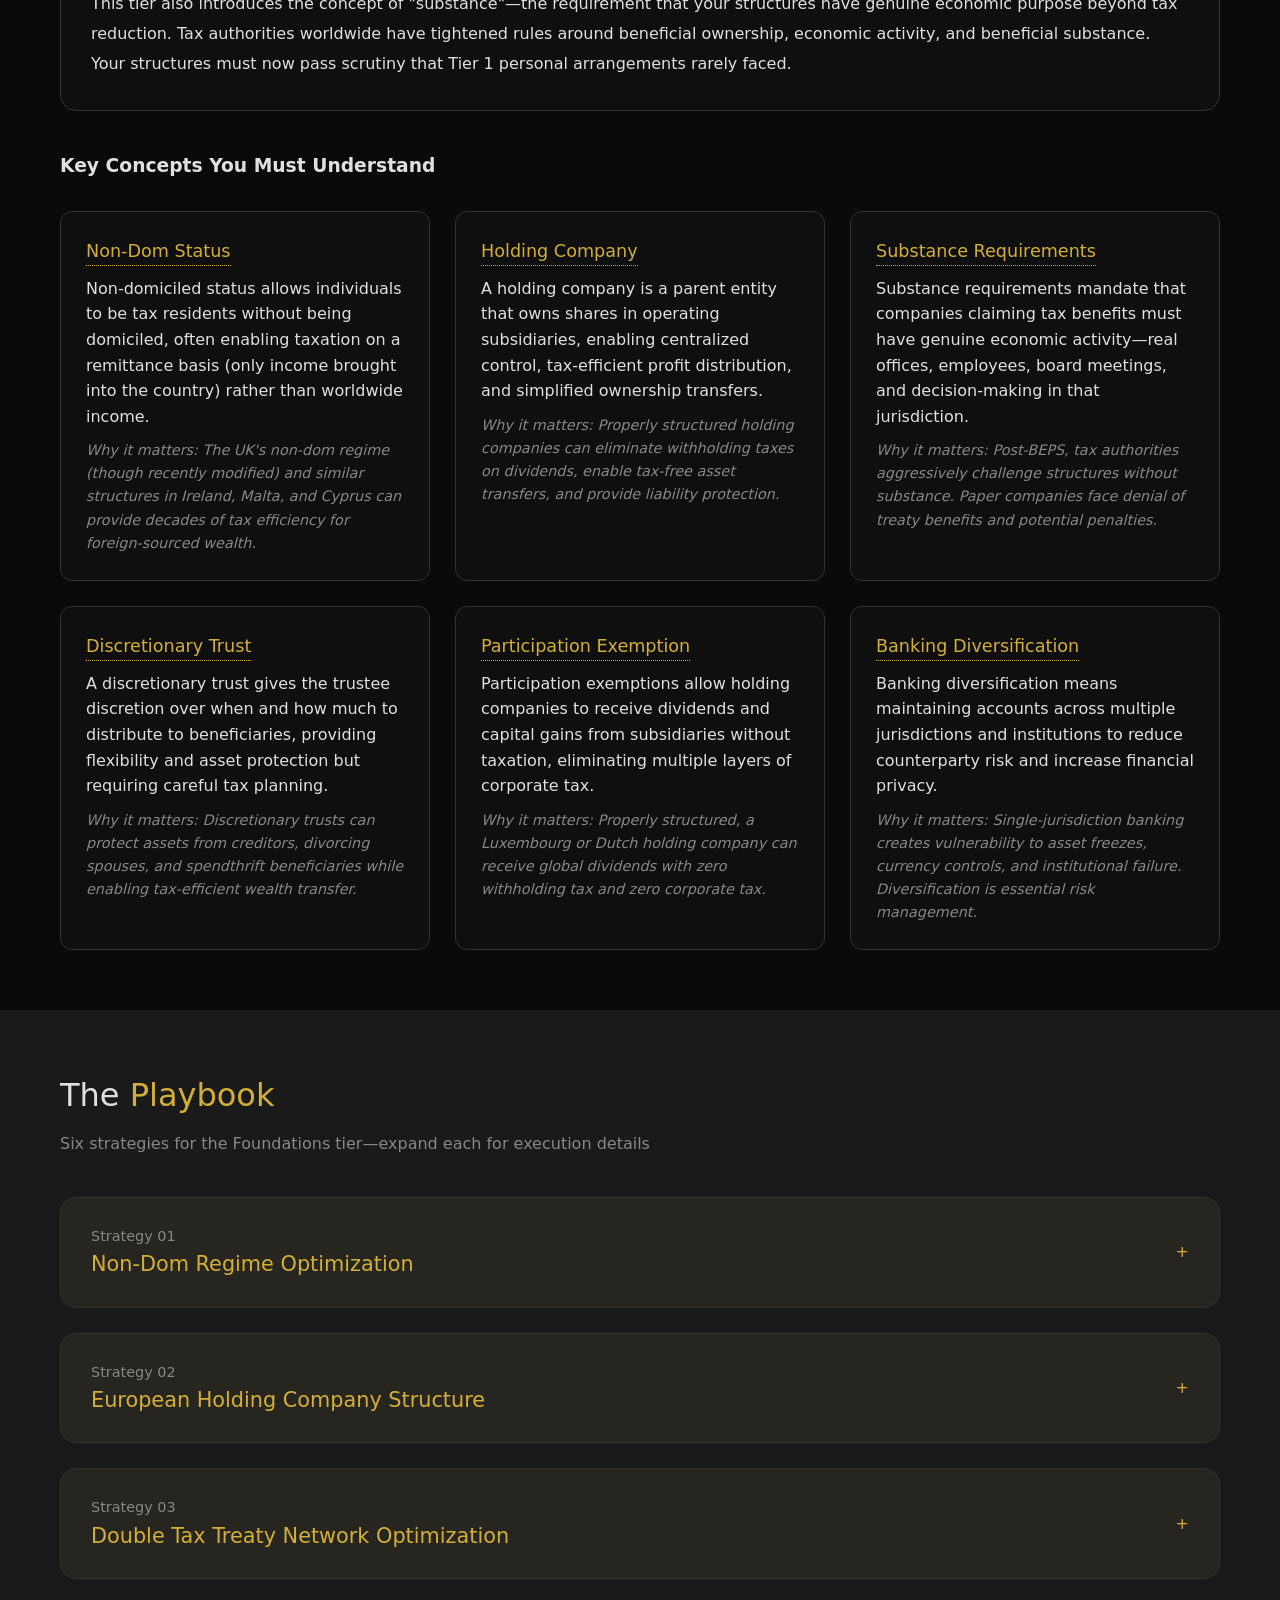
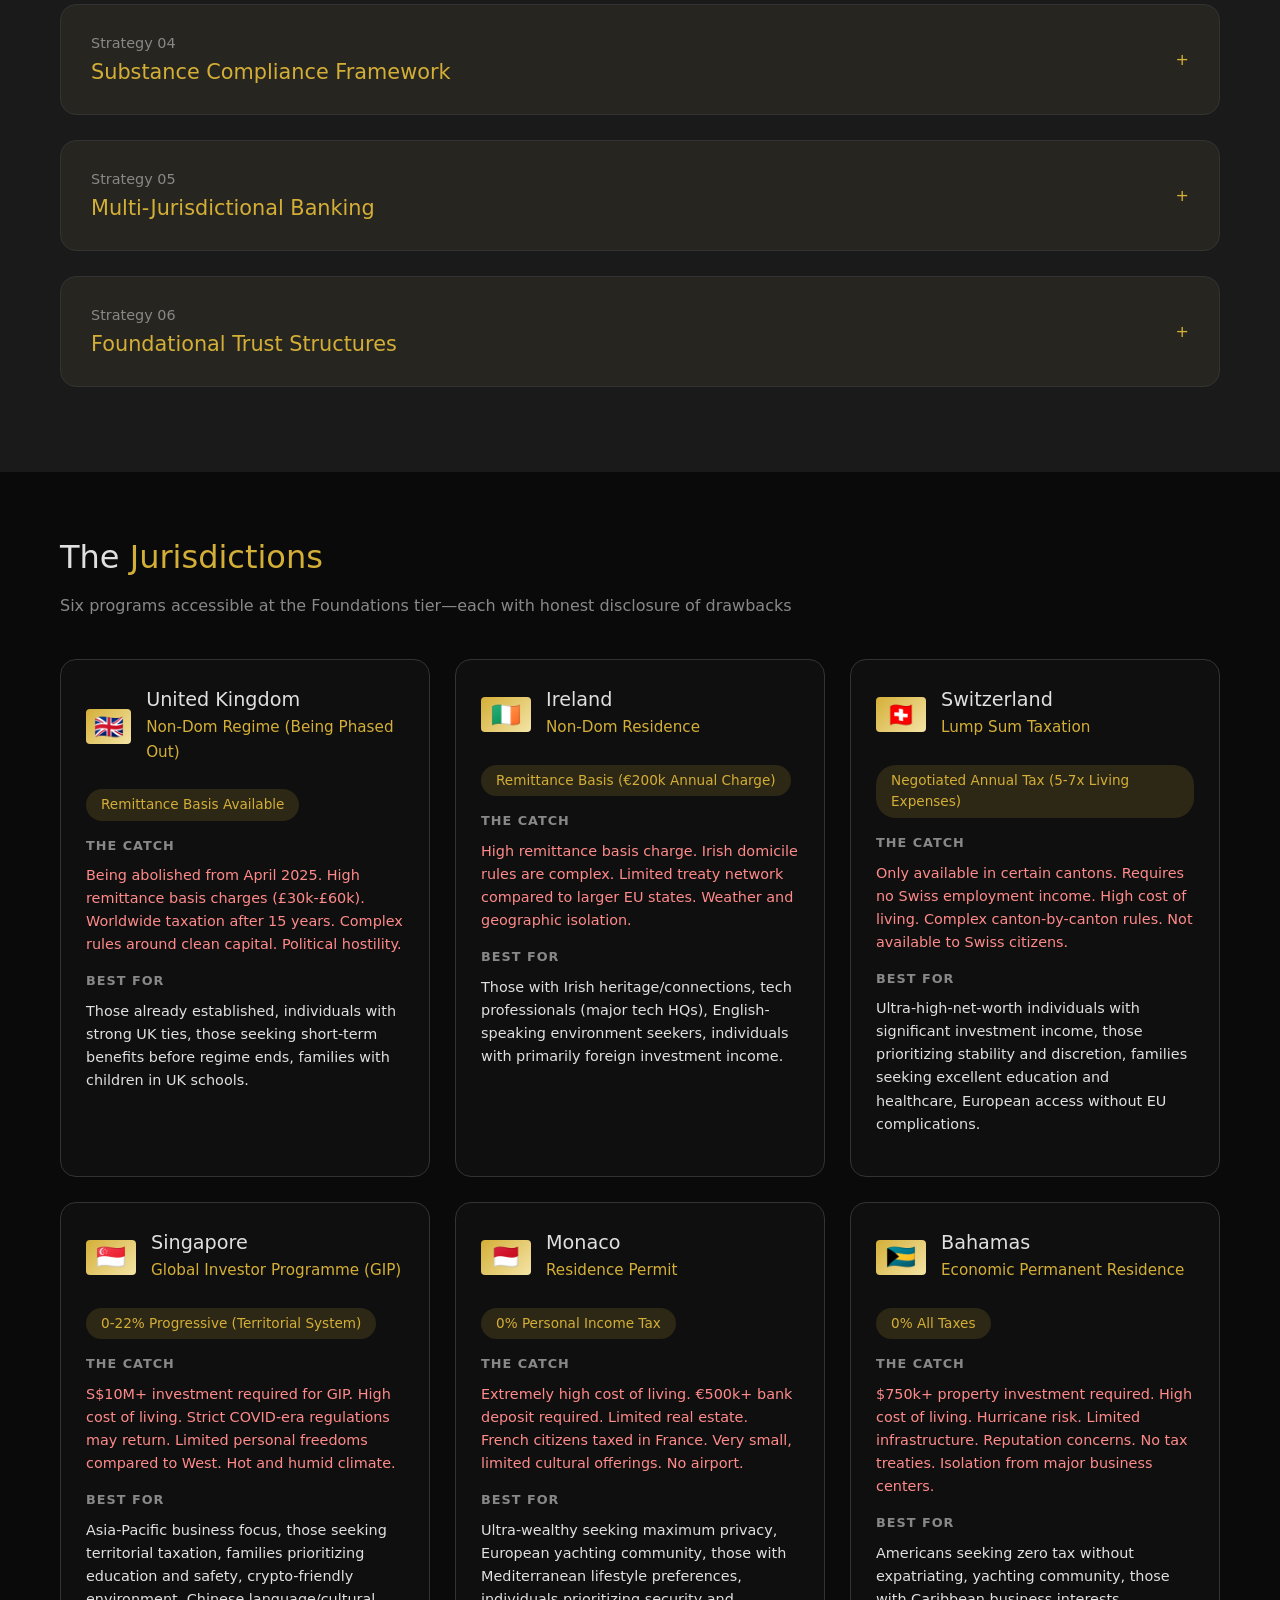
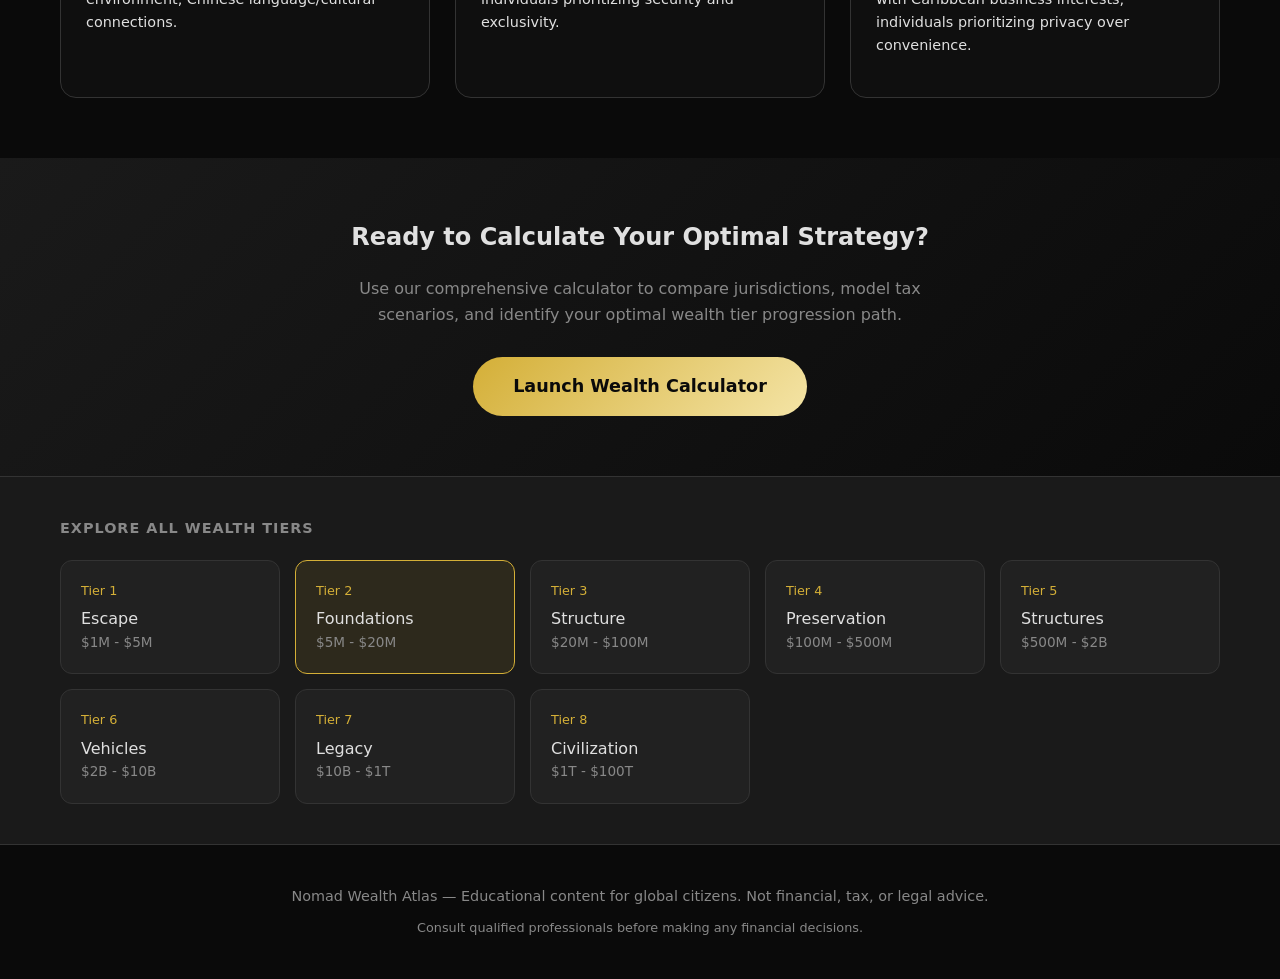
<file: 02-foundations.html>
<!DOCTYPE html>
<html lang="en">
<head>
    <meta charset="UTF-8">
    <meta name="viewport" content="width=device-width, initial-scale=1.0">
    <title>Foundations Tier — $5M-$20M | Nomad Wealth Atlas</title>
    <meta name="description" content="Wealth Tier 2 of 8: Foundation strategies for $5M-$20M. Non-dom regimes, holding companies, trust structures, and family considerations.">
    <script type="application/ld+json">
    {
        "@context": "https://schema.org",
        "@type": "Article",
        "headline": "Foundations Tier — $5M-$20M: Building Base Structures",
        "description": "Wealth Tier 2 of 8: Foundation strategies for $5M-$20M. Non-dom regimes, holding companies, trust structures, and family considerations.",
        "author": {"@type": "Organization", "name": "Nomad Wealth Atlas"},
        "publisher": {"@type": "Organization", "name": "Nomad Wealth Atlas"}
    }
    </script>
    <script type="application/ld+json">
    {
        "@context": "https://schema.org",
        "@type": "FAQPage",
        "mainEntity": [
            {"@type": "Question", "name": "What is a non-dom regime?", "acceptedAnswer": {"@type": "Answer", "text": "A non-dom (non-domiciled) regime allows individuals to be tax residents of a country without being domiciled there, often enabling taxation on a remittance basis rather than worldwide income."}},
            {"@type": "Question", "name": "What are substance requirements?", "acceptedAnswer": {"@type": "Answer", "text": "Substance requirements mandate that companies claiming tax benefits must have genuine economic activity in that jurisdiction—real offices, employees, and decision-making, not just paper presence."}},
            {"@type": "Question", "name": "What is a holding company structure?", "acceptedAnswer": {"@type": "Answer", "text": "A holding company structure involves creating a parent entity that owns shares in operating subsidiaries, enabling centralized control, tax-efficient profit distribution, and simplified ownership transfers."}}
        ]
    }
    </script>
    <style>
        :root{--gold:#d4af37;--gold-light:#f4e4a6;--dark:#0a0a0a;--dark-2:#1a1a1a;--text:#e0e0e0;--muted:#888;--accent:#2d5a27}
        *{margin:0;padding:0;box-sizing:border-box}
        body{font-family:'Segoe UI',system-ui,sans-serif;background:var(--dark);color:var(--text);line-height:1.6}
        .container{max-width:1200px;margin:0 auto;padding:0 20px}
        .hero{min-height:60vh;display:flex;align-items:center;background:linear-gradient(135deg,var(--dark)0%,var(--dark-2)100%);position:relative;overflow:hidden}
        .hero::before{content:'';position:absolute;top:0;right:0;width:50%;height:100%;background:radial-gradient(circle at 70% 50%,rgba(212,175,55,0.1)0%,transparent 60%)}
        .hero-content{position:relative;z-index:1}
        .tier-badge{display:inline-block;background:linear-gradient(135deg,var(--gold),var(--gold-light));color:var(--dark);padding:8px 20px;border-radius:20px;font-size:12px;font-weight:700;text-transform:uppercase;letter-spacing:1px;margin-bottom:20px}
        .hero h1{font-size:clamp(2.5rem,5vw,4rem);font-weight:300;margin-bottom:15px;line-height:1.2}
        .hero h1 span{color:var(--gold);font-weight:500}
        .hero-subtitle{font-size:1.3rem;color:var(--muted);max-width:600px;margin-bottom:30px}
        .tier-icon{width:120px;height:120px;position:absolute;right:10%;top:50%;transform:translateY(-50%);opacity:0.3}
        .snapshot{background:var(--dark-2);padding:40px 0;border-bottom:1px solid #333}
        .snapshot-grid{display:grid;grid-template-columns:repeat(auto-fit,minmax(300px,1fr));gap:30px;margin-top:20px}
        .snapshot-card{background:rgba(255,255,255,0.03);padding:25px;border-radius:12px;border-left:3px solid var(--gold)}
        .snapshot-card h3{color:var(--gold);font-size:14px;text-transform:uppercase;letter-spacing:1px;margin-bottom:15px}
        .snapshot-card ul{list-style:none}
        .snapshot-card li{padding:8px 0;padding-left:20px;position:relative}
        .snapshot-card li::before{content:'→';position:absolute;left:0;color:var(--gold)}
        .complexity-indicator{display:flex;align-items:center;gap:10px;margin-top:15px}
        .complexity-dots{display:flex;gap:5px}
        .dot{width:12px;height:12px;border-radius:50%;background:#333}
        .dot.active{background:var(--gold)}
        .architecture{padding:60px 0}
        .section-title{font-size:2rem;font-weight:300;margin-bottom:10px}
        .section-title span{color:var(--gold)}
        .section-subtitle{color:var(--muted);margin-bottom:40px}
        .concept-grid{display:grid;grid-template-columns:repeat(auto-fit,minmax(350px,1fr));gap:25px;margin-top:30px}
        .concept-card{background:rgba(255,255,255,0.02);padding:25px;border-radius:12px;border:1px solid #333;transition:all 0.3s}
        .concept-card:hover{border-color:var(--gold);transform:translateY(-3px)}
        .concept-term{color:var(--gold);font-size:1.1rem;font-weight:500;margin-bottom:10px}
        .concept-def{color:var(--text);margin-bottom:10px}
        .concept-why{color:var(--muted);font-size:0.9rem;font-style:italic}
        .playbook{padding:60px 0;background:var(--dark-2)}
        .strategy-card{background:rgba(255,255,255,0.02);border-radius:16px;margin-bottom:25px;overflow:hidden;border:1px solid #333}
        .strategy-header{padding:25px 30px;background:rgba(212,175,55,0.05);cursor:pointer;display:flex;justify-content:space-between;align-items:center;transition:all 0.3s}
        .strategy-header:hover{background:rgba(212,175,55,0.1)}
        .strategy-header h3{color:var(--gold);font-size:1.3rem;font-weight:500}
        .strategy-number{color:var(--muted);font-size:0.9rem}
        .strategy-content{padding:30px;display:none}
        .strategy-content.active{display:block}
        .strategy-section{margin-bottom:25px}
        .strategy-section h4{color:var(--gold-light);font-size:1rem;text-transform:uppercase;letter-spacing:1px;margin-bottom:12px}
        .strategy-section p{color:var(--text);line-height:1.8}
        .strategy-section ul{list-style:none;padding-left:0}
        .strategy-section li{padding:8px 0;padding-left:25px;position:relative}
        .strategy-section li::before{content:'•';position:absolute;left:10px;color:var(--gold)}
        .risk-warning{background:rgba(180,50,50,0.1);border-left:3px solid #b43232;padding:15px 20px;border-radius:0 8px 8px 0;margin-top:15px}
        .risk-warning strong{color:#ff6b6b}
        .case-study{background:rgba(45,90,39,0.1);border-left:3px solid var(--accent);padding:20px;border-radius:0 8px 8px 0;margin-top:20px}
        .case-study h4{color:var(--accent);margin-bottom:10px}
        .jurisdictions{padding:60px 0}
        .jurisdiction-grid{display:grid;grid-template-columns:repeat(auto-fit,minmax(320px,1fr));gap:25px;margin-top:30px}
        .jurisdiction-card{background:rgba(255,255,255,0.02);border-radius:16px;padding:25px;border:1px solid #333;transition:all 0.3s}
        .jurisdiction-card:hover{border-color:var(--gold);transform:translateY(-5px)}
        .jurisdiction-header{display:flex;align-items:center;gap:15px;margin-bottom:20px}
        .flag{width:50px;height:35px;background:linear-gradient(135deg,var(--gold),var(--gold-light));border-radius:4px;display:flex;align-items:center;justify-content:center;font-size:1.5rem}
        .jurisdiction-name{font-size:1.2rem;font-weight:500}
        .regime-name{color:var(--gold);font-size:0.95rem;margin-bottom:5px}
        .rate-tag{display:inline-block;background:rgba(212,175,55,0.15);color:var(--gold);padding:5px 15px;border-radius:20px;font-size:0.85rem;font-weight:500;margin-bottom:15px}
        .catch-section,.bestfor-section{margin-bottom:15px}
        .catch-section h4,.bestfor-section h4{font-size:0.8rem;text-transform:uppercase;letter-spacing:1px;color:var(--muted);margin-bottom:8px}
        .catch-section p{color:#ff8a8a;font-size:0.9rem}
        .bestfor-section p{color:var(--text);font-size:0.9rem}
        .navigation{background:var(--dark-2);padding:40px 0;border-top:1px solid #333}
        .nav-grid{display:grid;grid-template-columns:repeat(auto-fit,minmax(200px,1fr));gap:15px;margin-top:20px}
        .nav-card{background:rgba(255,255,255,0.03);padding:20px;border-radius:12px;text-decoration:none;color:var(--text);border:1px solid #333;transition:all 0.3s}
        .nav-card:hover{border-color:var(--gold);background:rgba(212,175,55,0.05)}
        .nav-card.current{border-color:var(--gold);background:rgba(212,175,55,0.1)}
        .nav-card .tier-num{color:var(--gold);font-size:0.8rem}
        .nav-card .tier-name{font-weight:500;margin-top:5px}
        .nav-card .tier-range{color:var(--muted);font-size:0.85rem}
        .tooltip{position:relative;display:inline-block;border-bottom:1px dotted var(--gold);cursor:help}
        .tooltip:hover::after{content:attr(data-tooltip);position:absolute;bottom:125%;left:50%;transform:translateX(-50%);background:var(--dark-2);color:var(--text);padding:10px 15px;border-radius:8px;border:1px solid var(--gold);white-space:nowrap;z-index:100;font-size:0.85rem}
        .cta-section{padding:60px 0;text-align:center;background:linear-gradient(135deg,var(--dark-2)0%,var(--dark)100%)}
        .cta-button{display:inline-block;background:linear-gradient(135deg,var(--gold),var(--gold-light));color:var(--dark);padding:15px 40px;border-radius:30px;text-decoration:none;font-weight:600;font-size:1.1rem;transition:all 0.3s}
        .cta-button:hover{transform:translateY(-3px);box-shadow:0 10px 30px rgba(212,175,55,0.3)}
        @media(max-width:768px){.tier-icon{display:none}.concept-grid,.jurisdiction-grid{grid-template-columns:1fr}}
    </style>
</head>
<body>
    <section class="hero">
        <div class="container hero-content">
            <span class="tier-badge">Wealth Tier 2 of 8: Foundations</span>
            <h1>Foundations Tier — <span>$5M-$20M</span></h1>
            <p class="hero-subtitle">Building the structural bedrock: when family considerations and multi-entity planning enter the wealth preservation equation.</p>
            <svg class="tier-icon" viewBox="0 0 100 100" fill="none" stroke="currentColor" stroke-width="2">
                <rect x="20" y="50" width="25" height="40" stroke="#d4af37"/>
                <rect x="55" y="30" width="25" height="60" stroke="#d4af37"/>
                <line x1="10" y1="90" x2="90" y2="90" stroke="#d4af37"/>
            </svg>
        </div>
    </section>

    <section class="snapshot">
        <div class="container">
            <h2 class="section-title">The <span>Snapshot</span></h2>
            <p class="section-subtitle">What defines this tier in 30 seconds</p>
            <div class="snapshot-grid">
                <div class="snapshot-card">
                    <h3>Defining Characteristics</h3>
                    <ul>
                        <li>Wealth sufficient for complex structuring but not yet institutional scale</li>
                        <li>Family considerations become primary: spouse, children, education, succession</li>
                        <li>First holding companies, trusts, and multi-jurisdictional arrangements emerge</li>
                    </ul>
                </div>
                <div class="snapshot-card">
                    <h3>Typical Profile</h3>
                    <p style="margin-bottom:15px">Serial entrepreneur with $12M after exit, married with one child. Has optimized personal tax through Tier 1 strategies but now faces complexity: spouse's career, child's education, aging parents, and the realization that simple residency arbitrage is insufficient for multi-generational wealth.</p>
                    <div class="complexity-indicator">
                        <span>Complexity:</span>
                        <div class="complexity-dots">
                            <div class="dot active"></div>
                            <div class="dot active"></div>
                            <div class="dot"></div>
                            <div class="dot"></div>
                            <div class="dot"></div>
                        </div>
                        <span>Moderate</span>
                    </div>
                </div>
                <div class="snapshot-card">
                    <h3>Key Transition</h3>
                    <ul>
                        <li>From: Individual tax optimization</li>
                        <li>To: Family wealth architecture</li>
                        <li>Trigger: Recognition that wealth outlives the wealth creator</li>
                    </ul>
                </div>
            </div>
        </div>
    </section>

    <section class="architecture">
        <div class="container">
            <h2 class="section-title">The <span>Architecture</span></h2>
            <p class="section-subtitle">What changes at this level and why it matters</p>
            
            <div style="background:rgba(255,255,255,0.02);padding:30px;border-radius:16px;margin-bottom:40px;border:1px solid #333">
                <h3 style="color:var(--gold);margin-bottom:15px">What Changes at This Level</h3>
                <p style="line-height:1.9;color:var(--text)">At $5M-$20M, you cross the threshold where individual tax optimization becomes insufficient. Your wealth now extends beyond your lifetime, implicating your spouse, children, and potentially grandchildren. The questions shift from "How do I pay less tax this year?" to "How do I preserve this wealth for three generations?"</p>
                <p style="line-height:1.9;color:var(--text);margin-top:15px">The structural shift is from personal to familial. You begin establishing holding companies to centralize investment ownership. You explore trust structures—perhaps initially simple, but laying groundwork for more sophisticated arrangements. You confront the reality that your children will inherit not just wealth but complexity, and you must prepare them for it.</p>
                <p style="line-height:1.9;color:var(--text);margin-top:15px">This tier also introduces the concept of "substance"—the requirement that your structures have genuine economic purpose beyond tax reduction. Tax authorities worldwide have tightened rules around beneficial ownership, economic activity, and beneficial substance. Your structures must now pass scrutiny that Tier 1 personal arrangements rarely faced.</p>
            </div>

            <h3 style="margin-bottom:20px">Key Concepts You Must Understand</h3>
            <div class="concept-grid">
                <div class="concept-card">
                    <div class="concept-term"><span class="tooltip" data-tooltip="Non-Domiciled: Tax status allowing remittance-basis taxation in certain jurisdictions">Non-Dom Status</span></div>
                    <div class="concept-def">Non-domiciled status allows individuals to be tax residents without being domiciled, often enabling taxation on a remittance basis (only income brought into the country) rather than worldwide income.</div>
                    <div class="concept-why">Why it matters: The UK's non-dom regime (though recently modified) and similar structures in Ireland, Malta, and Cyprus can provide decades of tax efficiency for foreign-sourced wealth.</div>
                </div>
                <div class="concept-card">
                    <div class="concept-term"><span class="tooltip" data-tooltip="Holding Company: Parent entity that owns shares in subsidiaries">Holding Company</span></div>
                    <div class="concept-def">A holding company is a parent entity that owns shares in operating subsidiaries, enabling centralized control, tax-efficient profit distribution, and simplified ownership transfers.</div>
                    <div class="concept-why">Why it matters: Properly structured holding companies can eliminate withholding taxes on dividends, enable tax-free asset transfers, and provide liability protection.</div>
                </div>
                <div class="concept-card">
                    <div class="concept-term"><span class="tooltip" data-tooltip="Substance Requirements: Mandate genuine economic activity for tax benefits">Substance Requirements</span></div>
                    <div class="concept-def">Substance requirements mandate that companies claiming tax benefits must have genuine economic activity—real offices, employees, board meetings, and decision-making in that jurisdiction.</div>
                    <div class="concept-why">Why it matters: Post-BEPS, tax authorities aggressively challenge structures without substance. Paper companies face denial of treaty benefits and potential penalties.</div>
                </div>
                <div class="concept-card">
                    <div class="concept-term"><span class="tooltip" data-tooltip="Discretionary Trust: Trustee has discretion over distributions to beneficiaries">Discretionary Trust</span></div>
                    <div class="concept-def">A discretionary trust gives the trustee discretion over when and how much to distribute to beneficiaries, providing flexibility and asset protection but requiring careful tax planning.</div>
                    <div class="concept-why">Why it matters: Discretionary trusts can protect assets from creditors, divorcing spouses, and spendthrift beneficiaries while enabling tax-efficient wealth transfer.</div>
                </div>
                <div class="concept-card">
                    <div class="concept-term"><span class="tooltip" data-tooltip="Participation Exemption: Exemption from tax on dividends and capital gains from subsidiaries">Participation Exemption</span></div>
                    <div class="concept-def">Participation exemptions allow holding companies to receive dividends and capital gains from subsidiaries without taxation, eliminating multiple layers of corporate tax.</div>
                    <div class="concept-why">Why it matters: Properly structured, a Luxembourg or Dutch holding company can receive global dividends with zero withholding tax and zero corporate tax.</div>
                </div>
                <div class="concept-card">
                    <div class="concept-term"><span class="tooltip" data-tooltip="Banking Secrecy: Legal protections around financial account information">Banking Diversification</span></div>
                    <div class="concept-def">Banking diversification means maintaining accounts across multiple jurisdictions and institutions to reduce counterparty risk and increase financial privacy.</div>
                    <div class="concept-why">Why it matters: Single-jurisdiction banking creates vulnerability to asset freezes, currency controls, and institutional failure. Diversification is essential risk management.</div>
                </div>
            </div>
        </div>
    </section>

    <section class="playbook">
        <div class="container">
            <h2 class="section-title">The <span>Playbook</span></h2>
            <p class="section-subtitle">Six strategies for the Foundations tier—expand each for execution details</p>

            <div class="strategy-card">
                <div class="strategy-header" onclick="this.nextElementSibling.classList.toggle('active')">
                    <div>
                        <span class="strategy-number">Strategy 01</span>
                        <h3>Non-Dom Regime Optimization</h3>
                    </div>
                    <span style="color:var(--gold)">+</span>
                </div>
                <div class="strategy-content">
                    <div class="strategy-section">
                        <h4>The Concept</h4>
                        <p>Non-domiciled status is one of the most powerful tools in international tax planning. While the UK's regime has been modified (and will be abolished from 2025), Ireland, Malta, and Cyprus continue to offer attractive non-dom programs. The core benefit is remittance-basis taxation: you pay tax only on income brought into the country, not on worldwide earnings.</p>
                    </div>
                    <div class="strategy-section">
                        <h4>The Execution</h4>
                        <ul>
                            <li>Establish residence in a non-dom jurisdiction—Ireland requires 183+ days annually or 280 days over two years</li>
                            <li>Demonstrate that your domicile of origin (typically your father's domicile at your birth) differs from your residence</li>
                            <li>Structure income sources to maximize remittance-basis benefits—foreign investment income and capital gains are most advantageous</li>
                            <li>Maintain clean capital accounts: segregate pre-residence wealth from post-residence earnings</li>
                            <li>Pay the annual remittance basis charge (in UK: £30,000-£60,000 for long-term residents)</li>
                            <li>Work with tax advisors to ensure proper documentation of domicile and remittance tracking</li>
                        </ul>
                    </div>
                    <div class="risk-warning">
                        <strong>Risk Warning:</strong> Non-dom regimes are politically vulnerable. The UK's abolition demonstrates how quickly these benefits can disappear. Always have contingency plans and avoid making irreversible commitments based on non-dom status alone.
                    </div>
                    <div class="case-study">
                        <h4>Case Study: The O'Brien Family</h4>
                        <p>James O'Brien, with $15M from a fintech exit and Irish heritage, established Irish residence under the non-dom regime. By segregating his pre-residence wealth and remitting only necessary living expenses, he pays Irish tax on approximately €150,000 annually while his global investment portfolio of $12M grows largely outside the Irish tax net. His annual remittance basis charge is €200,000—expensive, but a fraction of what full worldwide taxation would cost.</p>
                    </div>
                </div>
            </div>

            <div class="strategy-card">
                <div class="strategy-header" onclick="this.nextElementSibling.classList.toggle('active')">
                    <div>
                        <span class="strategy-number">Strategy 02</span>
                        <h3>European Holding Company Structure</h3>
                    </div>
                    <span style="color:var(--gold)">+</span>
                </div>
                <div class="strategy-content">
                    <div class="strategy-section">
                        <h4>The Concept</h4>
                        <p>A properly structured European holding company can serve as the central node of your investment architecture, receiving dividends from operating subsidiaries and portfolio investments with minimal or zero taxation. Luxembourg SOPARFI, Dutch BV/CV structures, and Irish holding companies each offer distinct advantages depending on your asset mix and distribution needs.</p>
                    </div>
                    <div class="strategy-section">
                        <h4>The Execution</h4>
                        <ul>
                            <li>Select jurisdiction based on your asset types: Luxembourg for real estate and IP, Netherlands for operational subsidiaries, Ireland for portfolio investments</li>
                            <li>Establish substance: real office, local directors, board meetings in jurisdiction, and economic decision-making</li>
                            <li>Structure to meet participation exemption requirements—typically 10%+ ownership for 12+ months</li>
                            <li>Leverage the EU Parent-Subsidiary Directive to eliminate withholding taxes on intra-EU dividends</li>
                            <li>Consider the Dutch "innovation box" for IP-intensive businesses—effective 7% tax rate</li>
                            <li>Maintain proper documentation: shareholder registers, board minutes, transfer pricing documentation</li>
                        </ul>
                    </div>
                    <div class="risk-warning">
                        <strong>Risk Warning:</strong> Holding companies without genuine substance are prime targets for tax authority challenge. The cost of maintaining proper substance (office, directors, compliance) can exceed €100,000 annually. Ensure the tax savings justify the structural costs.
                    </div>
                    <div class="case-study">
                        <h4>Case Study: Laurent Holdings S.a.r.l.</h4>
                        <p>Marie Laurent, with $18M from a SaaS exit, established a Luxembourg SOPARFI holding her shares in three operating companies across Europe. The structure receives approximately €800,000 annually in dividends from subsidiaries. Under Luxembourg's participation exemption, these dividends are not subject to corporate tax. Marie draws a modest salary and dividends personally, keeping her effective tax rate under 15% while maintaining full EU market access and credibility.</p>
                    </div>
                </div>
            </div>

            <div class="strategy-card">
                <div class="strategy-header" onclick="this.nextElementSibling.classList.toggle('active')">
                    <div>
                        <span class="strategy-number">Strategy 03</span>
                        <h3>Double Tax Treaty Network Optimization</h3>
                    </div>
                    <span style="color:var(--gold)">+</span>
                </div>
                <div class="strategy-content">
                    <div class="strategy-section">
                        <h4>The Concept</h4>
                        <p>Double Tax Treaties (DTTs) form a complex web of bilateral agreements that determine taxing rights. At the Foundations tier, you begin actively mapping and optimizing your position within this network—structuring investments through treaty-favorable jurisdictions, obtaining Certificates of Residence, and ensuring you can claim maximum treaty benefits.</p>
                    </div>
                    <div class="strategy-section">
                        <h4>The Execution</h4>
                        <ul>
                            <li>Map the complete treaty network between your income sources, investment holdings, and residence jurisdictions</li>
                            <li>Identify the most favorable routes for each income type—dividends, interest, royalties, capital gains</li>
                            <li>Understand Limitation on Benefits (LOB) clauses and Principal Purpose Test (PPT) provisions</li>
                            <li>Obtain Certificates of Residence from your tax authority to support treaty claims</li>
                            <li>Structure investments through jurisdictions with favorable treaty networks—Netherlands (extensive), Luxembourg, Singapore</li>
                            <li>Document the commercial rationale for your structure beyond tax minimization</li>
                        </ul>
                    </div>
                    <div class="risk-warning">
                        <strong>Risk Warning:</strong> Treaty shopping is increasingly challenged. The OECD's PPT allows denial of treaty benefits if obtaining those benefits was a principal purpose of an arrangement. Always ensure genuine commercial substance and document non-tax business purposes.
                    </div>
                    <div class="case-study">
                        <h4>Case Study: The Fischer Investment Structure</h4>
                        <p>Thomas Fischer, German resident with $14M, held US equities directly, paying 30% US withholding tax on dividends. By restructuring through a Dutch CV holding company, he leveraged the US-Netherlands treaty to reduce withholding to 15%, saving approximately €45,000 annually. The structure cost €25,000 to establish and €15,000 annually to maintain—paying for itself in year one while providing additional asset protection benefits.</p>
                    </div>
                </div>
            </div>

            <div class="strategy-card">
                <div class="strategy-header" onclick="this.nextElementSibling.classList.toggle('active')">
                    <div>
                        <span class="strategy-number">Strategy 04</span>
                        <h3>Substance Compliance Framework</h3>
                    </div>
                    <span style="color:var(--gold)">+</span>
                </div>
                <div class="strategy-content">
                    <div class="strategy-section">
                        <h4>The Concept</h4>
                        <p>Post-BEPS (Base Erosion and Profit Shifting), tax authorities worldwide require that companies claiming tax benefits have genuine economic substance in that jurisdiction. This means real offices, local directors who make actual decisions, board meetings held in-country, and employees commensurate with the company's activities. Substance is no longer optional—it's a prerequisite for defensible tax planning.</p>
                    </div>
                    <div class="strategy-section">
                        <h4>The Execution</h4>
                        <ul>
                            <li>Establish physical presence: leased office space appropriate to your business scale (not just virtual office)</li>
                            <li>Appoint qualified local directors with actual decision-making authority, not mere nominees</li>
                            <li>Hold board meetings in the jurisdiction with proper minutes documenting strategic decisions</li>
                            <li>Maintain employees or contractors performing genuine functions—accounting, administration, management</li>
                            <li>Keep corporate records, books, and banking in the jurisdiction</li>
                            <li>Prepare transfer pricing documentation demonstrating arm's-length transactions with related parties</li>
                        </ul>
                    </div>
                    <div class="risk-warning">
                        <strong>Risk Warning:</strong> Inadequate substance can result in denial of treaty benefits, reassessment of tax liabilities with penalties, and potential criminal charges for tax evasion in egregious cases. The cost of proper substance is high but the cost of inadequate substance is far higher.
                    </div>
                    <div class="case-study">
                        <h4>Case Study: Substance Transformation</h4>
                        <p>Alexandra's BVI holding company, which owned European real estate, was challenged by German tax authorities who denied treaty benefits due to lack of substance. She restructured by establishing a Luxembourg SOPARFI with a real office in Luxembourg City, two local directors, quarterly board meetings, and a full-time administrator. Annual substance costs increased from €15,000 to €180,000, but the structure now withstands scrutiny and preserves approximately €400,000 annually in treaty benefits.</p>
                    </div>
                </div>
            </div>

            <div class="strategy-card">
                <div class="strategy-header" onclick="this.nextElementSibling.classList.toggle('active')">
                    <div>
                        <span class="strategy-number">Strategy 05</span>
                        <h3>Multi-Jurisdictional Banking</h3>
                    </div>
                    <span style="color:var(--gold)">+</span>
                </div>
                <div class="strategy-content">
                    <div class="strategy-section">
                        <h4>The Concept</h4>
                        <p>Banking diversification is essential risk management at the Foundations tier. Single-jurisdiction banking creates vulnerability to asset freezes, currency controls, institutional failure, and political interference. A properly diversified banking structure spans multiple jurisdictions, currencies, and institution types—private banks, commercial banks, and potentially neobanks for operational efficiency.</p>
                    </div>
                    <div class="strategy-section">
                        <h4>The Execution</h4>
                        <ul>
                            <li>Maintain primary private banking relationships in 2-3 stable jurisdictions—Switzerland, Singapore, and Luxembourg are traditional choices</li>
                            <li>Establish operational accounts in your residence jurisdiction for daily expenses and local compliance</li>
                            <li>Consider US banking access for USD transactions and US market investments, even for non-residents</li>
                            <li>Maintain accounts in multiple currencies to reduce FX risk and increase flexibility</li>
                            <li>Establish relationships with institutions of different sizes—large global banks for stability, boutique private banks for service</li>
                            <li>Regularly review and refresh banking relationships as regulations and institution health evolve</li>
                        </ul>
                    </div>
                    <div class="risk-warning">
                        <strong>Risk Warning:</strong> Multi-jurisdictional banking increases compliance complexity—each account may trigger reporting obligations (FBAR, FATCA, CRS). Ensure your tax advisors are aware of all accounts and that reporting is complete and accurate.
                    </div>
                    <div class="case-study">
                        <h4>Case Study: The Chen Banking Matrix</h4>
                        <p>William Chen, with $16M in assets, maintains a four-jurisdiction banking structure: a Swiss private bank for wealth management (CHF 8M), a Singapore commercial bank for Asia-Pacific operations (SGD 3M equivalent), a US brokerage for American investments (USD 4M), and a UK bank for European expenses (GBP 800k). This structure survived the 2023 US regional banking crisis unscathed and provides currency diversification that has saved approximately 3% in FX costs annually.</p>
                    </div>
                </div>
            </div>

            <div class="strategy-card">
                <div class="strategy-header" onclick="this.nextElementSibling.classList.toggle('active')">
                    <div>
                        <span class="strategy-number">Strategy 06</span>
                        <h3>Foundational Trust Structures</h3>
                    </div>
                    <span style="color:var(--gold)">+</span>
                </div>
                <div class="strategy-content">
                    <div class="strategy-section">
                        <h4>The Concept</h4>
                        <p>Trusts are the foundational building blocks of multi-generational wealth preservation. At this tier, you establish your first trust structures—initially focused on asset protection and succession planning, but laying the groundwork for more sophisticated arrangements as wealth grows. The key jurisdictions are those with strong trust law, political stability, and favorable tax treatment: Cayman Islands, Bermuda, Jersey, Guernsey, and increasingly, Singapore and Dubai.</p>
                    </div>
                    <div class="strategy-section">
                        <h4>The Execution</h4>
                        <ul>
                            <li>Define trust objectives: asset protection, succession planning, tax efficiency, or charitable purposes</li>
                            <li>Select jurisdiction based on your goals—Cayman for flexibility, Bermuda for insurance structures, Channel Islands for UK connections</li>
                            <li>Choose trust type: discretionary for flexibility, interest-in-possession for income rights, purpose trusts for specific objectives</li>
                            <li>Appoint qualified trustees—professional trust companies with strong regulatory standing</li>
                            <li>Consider protector provisions to retain some oversight without undermining trust validity</li>
                            <li>Fund the trust with appropriate assets, understanding potential gift or transfer tax implications</li>
                        </ul>
                    </div>
                    <div class="risk-warning">
                        <strong>Risk Warning:</strong> Trusts are complex legal structures with significant tax implications. Improperly structured trusts can trigger immediate tax liabilities, fail to provide intended asset protection, or be disregarded by courts. Professional legal and tax advice is essential and non-negotiable.
                    </div>
                    <div class="case-study">
                        <h4>Case Study: The Morrison Family Trust</h4>
                        <p>Robert Morrison, with $19M from a business sale, established a Cayman Islands discretionary trust for his wife and two children, settling $8M of liquid investments. The trust provides asset protection against potential future creditors, enables professional management of family wealth, and creates a framework for educating his children about wealth responsibility. While the trust provides minimal immediate tax benefits (Robert is US tax resident), it establishes the structural foundation for future optimization when his children, UK citizens, become beneficiaries.</p>
                    </div>
                </div>
            </div>
        </div>
    </section>

    <section class="jurisdictions">
        <div class="container">
            <h2 class="section-title">The <span>Jurisdictions</span></h2>
            <p class="section-subtitle">Six programs accessible at the Foundations tier—each with honest disclosure of drawbacks</p>

            <div class="jurisdiction-grid">
                <div class="jurisdiction-card">
                    <div class="jurisdiction-header">
                        <div class="flag">🇬🇧</div>
                        <div>
                            <div class="jurisdiction-name">United Kingdom</div>
                            <div class="regime-name">Non-Dom Regime (Being Phased Out)</div>
                        </div>
                    </div>
                    <div class="rate-tag">Remittance Basis Available</div>
                    <div class="catch-section">
                        <h4>The Catch</h4>
                        <p>Being abolished from April 2025. High remittance basis charges (£30k-£60k). Worldwide taxation after 15 years. Complex rules around clean capital. Political hostility.</p>
                    </div>
                    <div class="bestfor-section">
                        <h4>Best For</h4>
                        <p>Those already established, individuals with strong UK ties, those seeking short-term benefits before regime ends, families with children in UK schools.</p>
                    </div>
                </div>

                <div class="jurisdiction-card">
                    <div class="jurisdiction-header">
                        <div class="flag">🇮🇪</div>
                        <div>
                            <div class="jurisdiction-name">Ireland</div>
                            <div class="regime-name">Non-Dom Residence</div>
                        </div>
                    </div>
                    <div class="rate-tag">Remittance Basis (€200k Annual Charge)</div>
                    <div class="catch-section">
                        <h4>The Catch</h4>
                        <p>High remittance basis charge. Irish domicile rules are complex. Limited treaty network compared to larger EU states. Weather and geographic isolation.</p>
                    </div>
                    <div class="bestfor-section">
                        <h4>Best For</h4>
                        <p>Those with Irish heritage/connections, tech professionals (major tech HQs), English-speaking environment seekers, individuals with primarily foreign investment income.</p>
                    </div>
                </div>

                <div class="jurisdiction-card">
                    <div class="jurisdiction-header">
                        <div class="flag">🇨🇭</div>
                        <div>
                            <div class="jurisdiction-name">Switzerland</div>
                            <div class="regime-name">Lump Sum Taxation</div>
                        </div>
                    </div>
                    <div class="rate-tag">Negotiated Annual Tax (5-7x Living Expenses)</div>
                    <div class="catch-section">
                        <h4>The Catch</h4>
                        <p>Only available in certain cantons. Requires no Swiss employment income. High cost of living. Complex canton-by-canton rules. Not available to Swiss citizens.</p>
                    </div>
                    <div class="bestfor-section">
                        <h4>Best For</h4>
                        <p>Ultra-high-net-worth individuals with significant investment income, those prioritizing stability and discretion, families seeking excellent education and healthcare, European access without EU complications.</p>
                    </div>
                </div>

                <div class="jurisdiction-card">
                    <div class="jurisdiction-header">
                        <div class="flag">🇸🇬</div>
                        <div>
                            <div class="jurisdiction-name">Singapore</div>
                            <div class="regime-name">Global Investor Programme (GIP)</div>
                        </div>
                    </div>
                    <div class="rate-tag">0-22% Progressive (Territorial System)</div>
                    <div class="catch-section">
                        <h4>The Catch</h4>
                        <p>S$10M+ investment required for GIP. High cost of living. Strict COVID-era regulations may return. Limited personal freedoms compared to West. Hot and humid climate.</p>
                    </div>
                    <div class="bestfor-section">
                        <h4>Best For</h4>
                        <p>Asia-Pacific business focus, those seeking territorial taxation, families prioritizing education and safety, crypto-friendly environment, Chinese language/cultural connections.</p>
                    </div>
                </div>

                <div class="jurisdiction-card">
                    <div class="jurisdiction-header">
                        <div class="flag">🇲🇨</div>
                        <div>
                            <div class="jurisdiction-name">Monaco</div>
                            <div class="regime-name">Residence Permit</div>
                        </div>
                    </div>
                    <div class="rate-tag">0% Personal Income Tax</div>
                    <div class="catch-section">
                        <h4>The Catch</h4>
                        <p>Extremely high cost of living. €500k+ bank deposit required. Limited real estate. French citizens taxed in France. Very small, limited cultural offerings. No airport.</p>
                    </div>
                    <div class="bestfor-section">
                        <h4>Best For</h4>
                        <p>Ultra-wealthy seeking maximum privacy, European yachting community, those with Mediterranean lifestyle preferences, individuals prioritizing security and exclusivity.</p>
                    </div>
                </div>

                <div class="jurisdiction-card">
                    <div class="jurisdiction-header">
                        <div class="flag">🇧🇸</div>
                        <div>
                            <div class="jurisdiction-name">Bahamas</div>
                            <div class="regime-name">Economic Permanent Residence</div>
                        </div>
                    </div>
                    <div class="rate-tag">0% All Taxes</div>
                    <div class="catch-section">
                        <h4>The Catch</h4>
                        <p>$750k+ property investment required. High cost of living. Hurricane risk. Limited infrastructure. Reputation concerns. No tax treaties. Isolation from major business centers.</p>
                    </div>
                    <div class="bestfor-section">
                        <h4>Best For</h4>
                        <p>Americans seeking zero tax without expatriating, yachting community, those with Caribbean business interests, individuals prioritizing privacy over convenience.</p>
                    </div>
                </div>
            </div>
        </div>
    </section>

    <section class="cta-section">
        <div class="container">
            <h2 style="margin-bottom:20px">Ready to Calculate Your Optimal Strategy?</h2>
            <p style="color:var(--muted);margin-bottom:30px;max-width:600px;margin-left:auto;margin-right:auto">Use our comprehensive calculator to compare jurisdictions, model tax scenarios, and identify your optimal wealth tier progression path.</p>
            <a href="calculator.html" class="cta-button">Launch Wealth Calculator</a>
        </div>
    </section>

    <section class="navigation">
        <div class="container">
            <h3 style="margin-bottom:20px;color:var(--muted);font-size:0.9rem;text-transform:uppercase;letter-spacing:1px">Explore All Wealth Tiers</h3>
            <div class="nav-grid">
                <a href="01-escape.html" class="nav-card">
                    <div class="tier-num">Tier 1</div>
                    <div class="tier-name">Escape</div>
                    <div class="tier-range">$1M - $5M</div>
                </a>
                <a href="02-foundations.html" class="nav-card current">
                    <div class="tier-num">Tier 2</div>
                    <div class="tier-name">Foundations</div>
                    <div class="tier-range">$5M - $20M</div>
                </a>
                <a href="03-optimization.html" class="nav-card">
                    <div class="tier-num">Tier 3</div>
                    <div class="tier-name">Structure</div>
                    <div class="tier-range">$20M - $100M</div>
                </a>
                <a href="04-preservation.html" class="nav-card">
                    <div class="tier-num">Tier 4</div>
                    <div class="tier-name">Preservation</div>
                    <div class="tier-range">$100M - $500M</div>
                </a>
                <a href="05-structures.html" class="nav-card">
                    <div class="tier-num">Tier 5</div>
                    <div class="tier-name">Structures</div>
                    <div class="tier-range">$500M - $2B</div>
                </a>
                <a href="06-vehicles.html" class="nav-card">
                    <div class="tier-num">Tier 6</div>
                    <div class="tier-name">Vehicles</div>
                    <div class="tier-range">$2B - $10B</div>
                </a>
                <a href="07-legacy.html" class="nav-card">
                    <div class="tier-num">Tier 7</div>
                    <div class="tier-name">Legacy</div>
                    <div class="tier-range">$10B - $1T</div>
                </a>
                <a href="08-civilization.html" class="nav-card">
                    <div class="tier-num">Tier 8</div>
                    <div class="tier-name">Civilization</div>
                    <div class="tier-range">$1T - $100T</div>
                </a>
            </div>
        </div>
    </section>

    <footer style="background:var(--dark);padding:40px 0;text-align:center;border-top:1px solid #333">
        <div class="container">
            <p style="color:var(--muted);font-size:0.9rem">Nomad Wealth Atlas — Educational content for global citizens. Not financial, tax, or legal advice.</p>
            <p style="color:var(--muted);font-size:0.8rem;margin-top:10px">Consult qualified professionals before making any financial decisions.</p>
        </div>
    </footer>
</body>
</html>
</file>
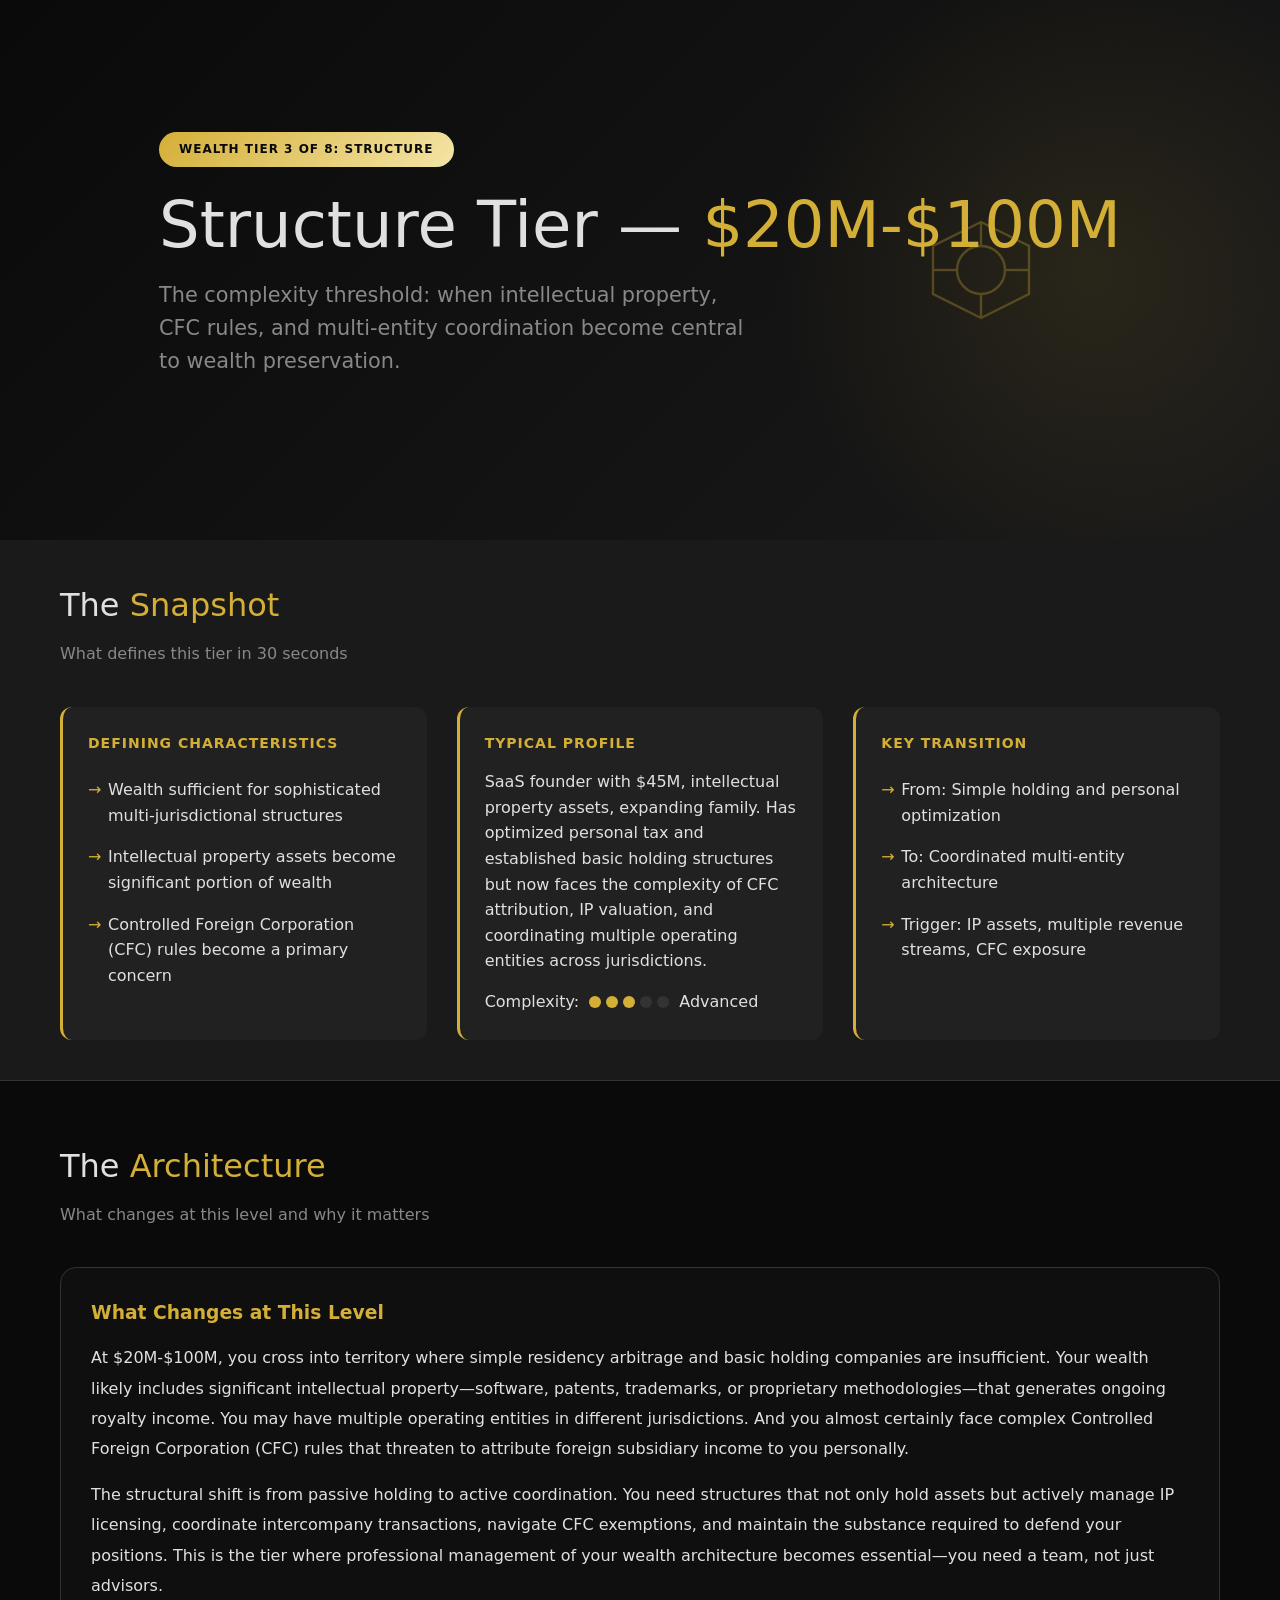
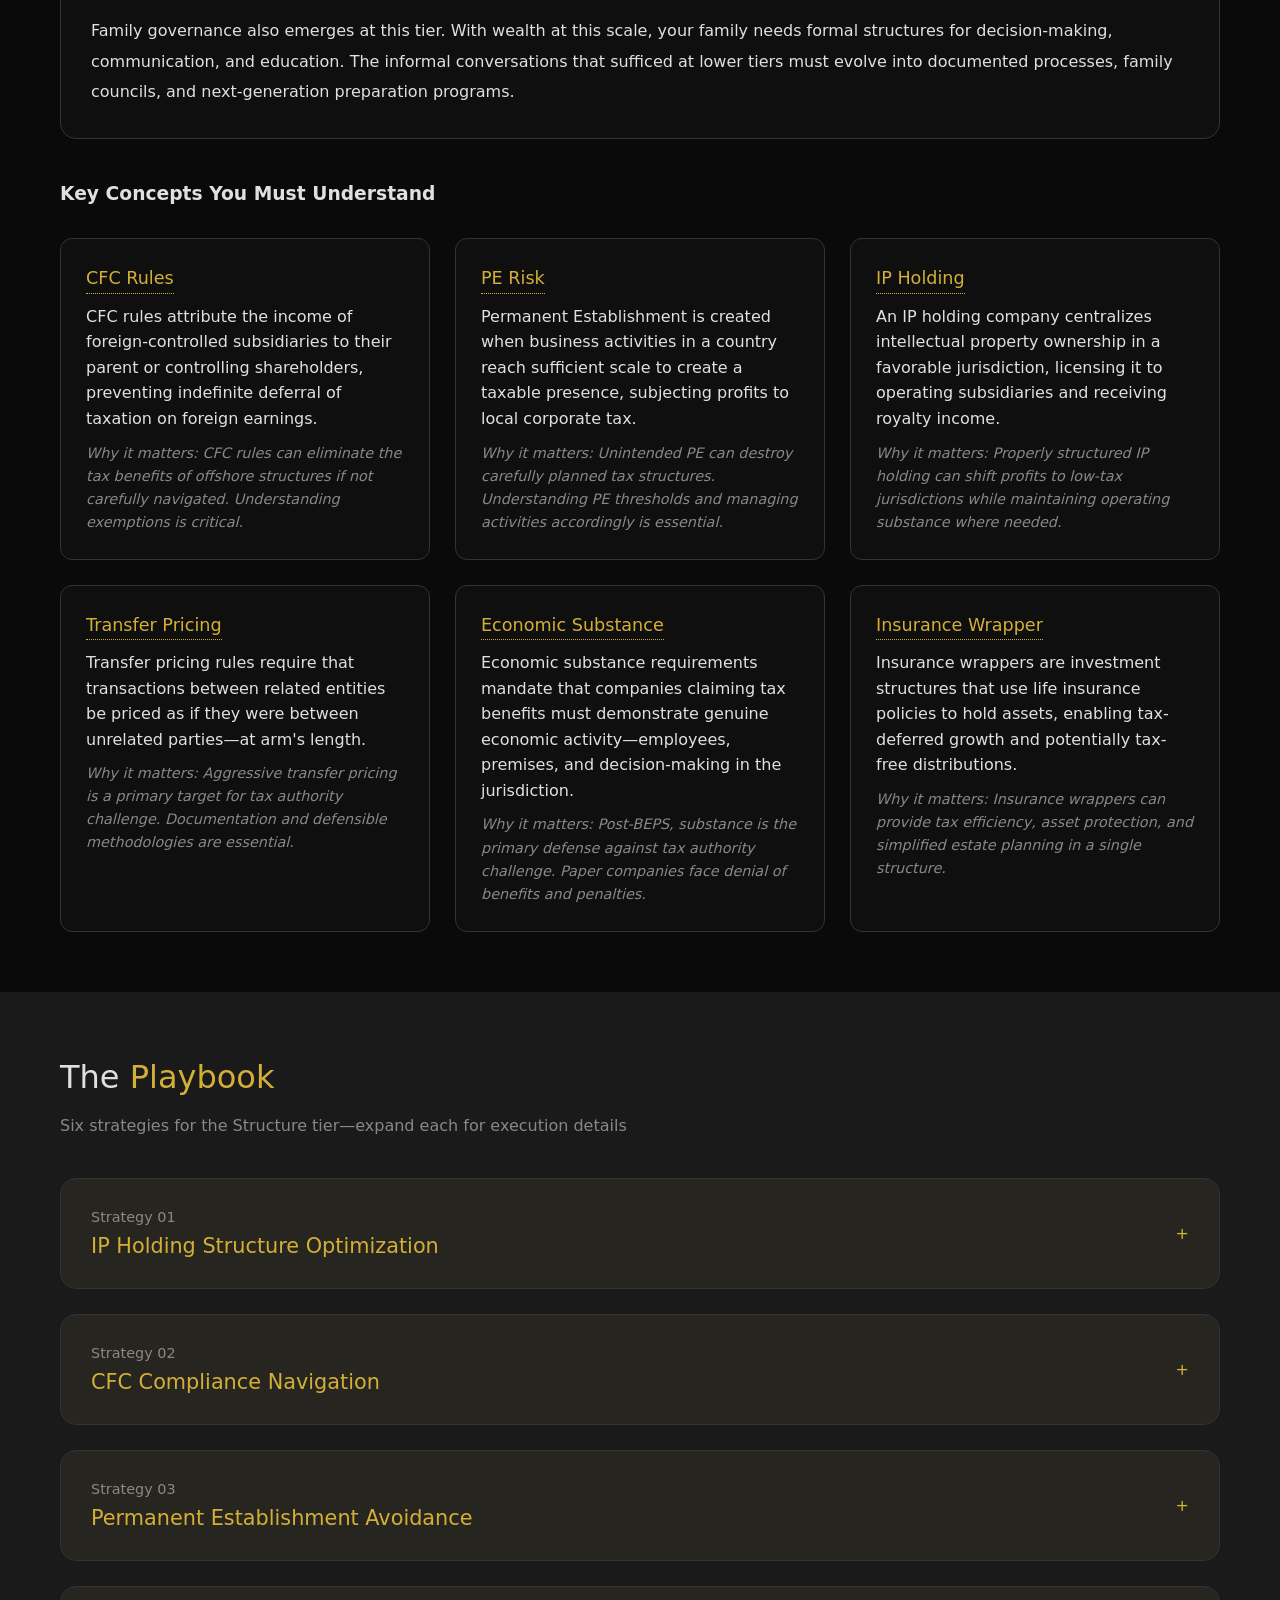
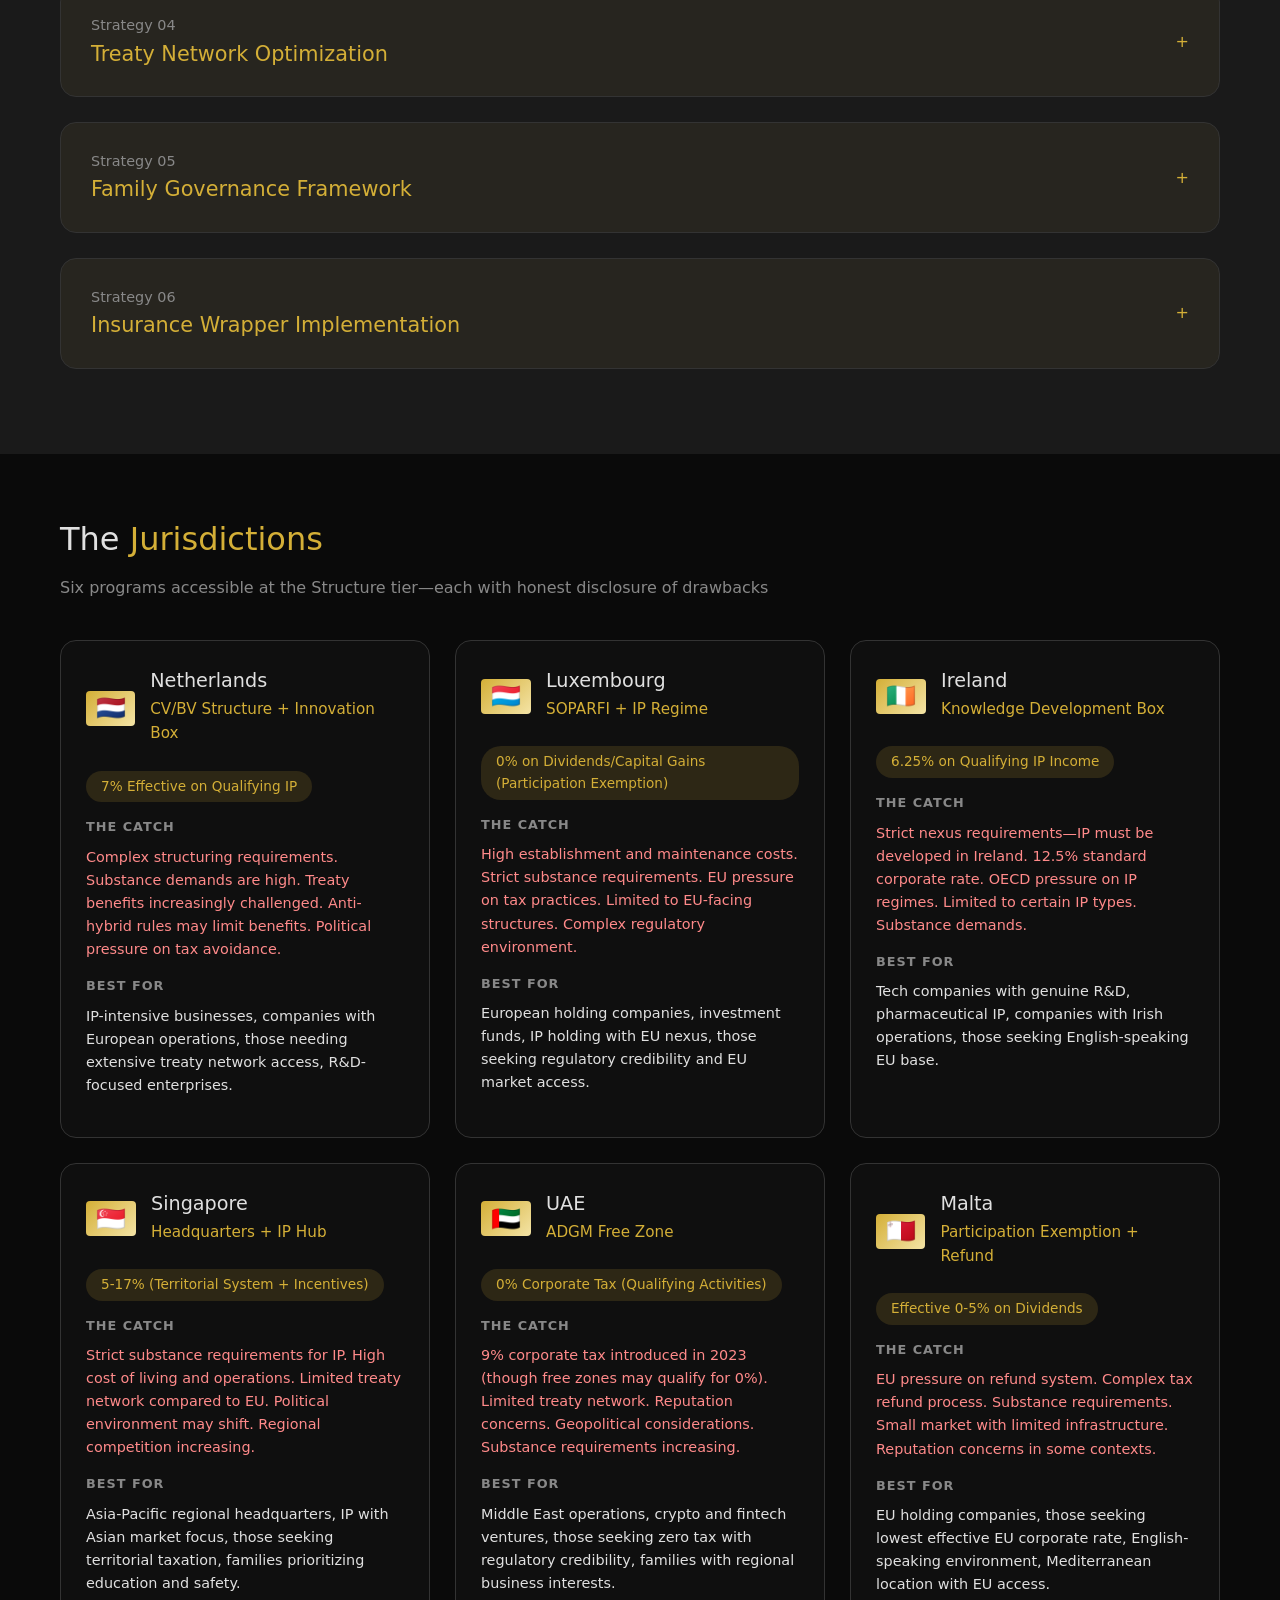
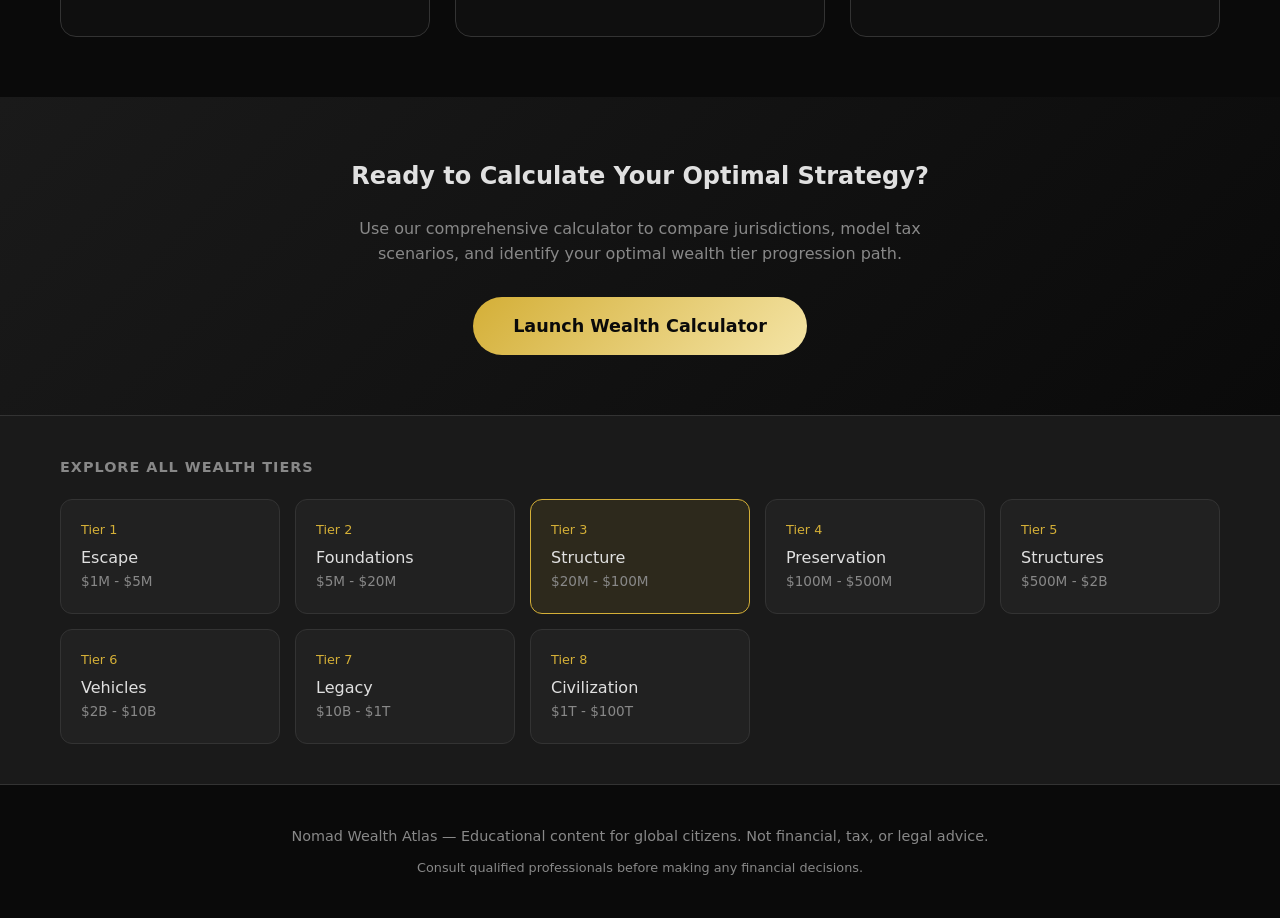
<file: 03-optimization.html>
<!DOCTYPE html>
<html lang="en">
<head>
    <meta charset="UTF-8">
    <meta name="viewport" content="width=device-width, initial-scale=1.0">
    <title>Structure Tier — $20M-$100M | Nomad Wealth Atlas</title>
    <meta name="description" content="Wealth Tier 3 of 8: Structure strategies for $20M-$100M. IP holding, CFC compliance, treaty network optimization, and family governance.">
    <script type="application/ld+json">
    {
        "@context": "https://schema.org",
        "@type": "Article",
        "headline": "Structure Tier — $20M-$100M: Multi-Jurisdictional Optimization",
        "description": "Wealth Tier 3 of 8: Structure strategies for $20M-$100M. IP holding, CFC compliance, treaty network optimization, and family governance.",
        "author": {"@type": "Organization", "name": "Nomad Wealth Atlas"},
        "publisher": {"@type": "Organization", "name": "Nomad Wealth Atlas"}
    }
    </script>
    <script type="application/ld+json">
    {
        "@context": "https://schema.org",
        "@type": "FAQPage",
        "mainEntity": [
            {"@type": "Question", "name": "What is a CFC rule?", "acceptedAnswer": {"@type": "Answer", "text": "Controlled Foreign Corporation rules attribute the income of foreign subsidiaries to their parent or controlling shareholders, preventing deferral of taxation on foreign earnings."}},
            {"@type": "Question", "name": "What is Permanent Establishment (PE) risk?", "acceptedAnswer": {"@type": "Answer", "text": "Permanent Establishment risk is the danger that business activities in a country create a taxable presence, subjecting profits to that country's corporate tax regardless of formal entity location."}},
            {"@type": "Question", "name": "What is an IP holding structure?", "acceptedAnswer": {"@type": "Answer", "text": "An IP holding structure centralizes intellectual property ownership in a favorable jurisdiction, licensing it to operating subsidiaries and receiving royalty income with minimal taxation."}}
        ]
    }
    </script>
    <style>
        :root{--gold:#d4af37;--gold-light:#f4e4a6;--dark:#0a0a0a;--dark-2:#1a1a1a;--text:#e0e0e0;--muted:#888;--accent:#2d5a27}
        *{margin:0;padding:0;box-sizing:border-box}
        body{font-family:'Segoe UI',system-ui,sans-serif;background:var(--dark);color:var(--text);line-height:1.6}
        .container{max-width:1200px;margin:0 auto;padding:0 20px}
        .hero{min-height:60vh;display:flex;align-items:center;background:linear-gradient(135deg,var(--dark)0%,var(--dark-2)100%);position:relative;overflow:hidden}
        .hero::before{content:'';position:absolute;top:0;right:0;width:50%;height:100%;background:radial-gradient(circle at 70% 50%,rgba(212,175,55,0.1)0%,transparent 60%)}
        .hero-content{position:relative;z-index:1}
        .tier-badge{display:inline-block;background:linear-gradient(135deg,var(--gold),var(--gold-light));color:var(--dark);padding:8px 20px;border-radius:20px;font-size:12px;font-weight:700;text-transform:uppercase;letter-spacing:1px;margin-bottom:20px}
        .hero h1{font-size:clamp(2.5rem,5vw,4rem);font-weight:300;margin-bottom:15px;line-height:1.2}
        .hero h1 span{color:var(--gold);font-weight:500}
        .hero-subtitle{font-size:1.3rem;color:var(--muted);max-width:600px;margin-bottom:30px}
        .tier-icon{width:120px;height:120px;position:absolute;right:10%;top:50%;transform:translateY(-50%);opacity:0.3}
        .snapshot{background:var(--dark-2);padding:40px 0;border-bottom:1px solid #333}
        .snapshot-grid{display:grid;grid-template-columns:repeat(auto-fit,minmax(300px,1fr));gap:30px;margin-top:20px}
        .snapshot-card{background:rgba(255,255,255,0.03);padding:25px;border-radius:12px;border-left:3px solid var(--gold)}
        .snapshot-card h3{color:var(--gold);font-size:14px;text-transform:uppercase;letter-spacing:1px;margin-bottom:15px}
        .snapshot-card ul{list-style:none}
        .snapshot-card li{padding:8px 0;padding-left:20px;position:relative}
        .snapshot-card li::before{content:'→';position:absolute;left:0;color:var(--gold)}
        .complexity-indicator{display:flex;align-items:center;gap:10px;margin-top:15px}
        .complexity-dots{display:flex;gap:5px}
        .dot{width:12px;height:12px;border-radius:50%;background:#333}
        .dot.active{background:var(--gold)}
        .architecture{padding:60px 0}
        .section-title{font-size:2rem;font-weight:300;margin-bottom:10px}
        .section-title span{color:var(--gold)}
        .section-subtitle{color:var(--muted);margin-bottom:40px}
        .concept-grid{display:grid;grid-template-columns:repeat(auto-fit,minmax(350px,1fr));gap:25px;margin-top:30px}
        .concept-card{background:rgba(255,255,255,0.02);padding:25px;border-radius:12px;border:1px solid #333;transition:all 0.3s}
        .concept-card:hover{border-color:var(--gold);transform:translateY(-3px)}
        .concept-term{color:var(--gold);font-size:1.1rem;font-weight:500;margin-bottom:10px}
        .concept-def{color:var(--text);margin-bottom:10px}
        .concept-why{color:var(--muted);font-size:0.9rem;font-style:italic}
        .playbook{padding:60px 0;background:var(--dark-2)}
        .strategy-card{background:rgba(255,255,255,0.02);border-radius:16px;margin-bottom:25px;overflow:hidden;border:1px solid #333}
        .strategy-header{padding:25px 30px;background:rgba(212,175,55,0.05);cursor:pointer;display:flex;justify-content:space-between;align-items:center;transition:all 0.3s}
        .strategy-header:hover{background:rgba(212,175,55,0.1)}
        .strategy-header h3{color:var(--gold);font-size:1.3rem;font-weight:500}
        .strategy-number{color:var(--muted);font-size:0.9rem}
        .strategy-content{padding:30px;display:none}
        .strategy-content.active{display:block}
        .strategy-section{margin-bottom:25px}
        .strategy-section h4{color:var(--gold-light);font-size:1rem;text-transform:uppercase;letter-spacing:1px;margin-bottom:12px}
        .strategy-section p{color:var(--text);line-height:1.8}
        .strategy-section ul{list-style:none;padding-left:0}
        .strategy-section li{padding:8px 0;padding-left:25px;position:relative}
        .strategy-section li::before{content:'•';position:absolute;left:10px;color:var(--gold)}
        .risk-warning{background:rgba(180,50,50,0.1);border-left:3px solid #b43232;padding:15px 20px;border-radius:0 8px 8px 0;margin-top:15px}
        .risk-warning strong{color:#ff6b6b}
        .case-study{background:rgba(45,90,39,0.1);border-left:3px solid var(--accent);padding:20px;border-radius:0 8px 8px 0;margin-top:20px}
        .case-study h4{color:var(--accent);margin-bottom:10px}
        .jurisdictions{padding:60px 0}
        .jurisdiction-grid{display:grid;grid-template-columns:repeat(auto-fit,minmax(320px,1fr));gap:25px;margin-top:30px}
        .jurisdiction-card{background:rgba(255,255,255,0.02);border-radius:16px;padding:25px;border:1px solid #333;transition:all 0.3s}
        .jurisdiction-card:hover{border-color:var(--gold);transform:translateY(-5px)}
        .jurisdiction-header{display:flex;align-items:center;gap:15px;margin-bottom:20px}
        .flag{width:50px;height:35px;background:linear-gradient(135deg,var(--gold),var(--gold-light));border-radius:4px;display:flex;align-items:center;justify-content:center;font-size:1.5rem}
        .jurisdiction-name{font-size:1.2rem;font-weight:500}
        .regime-name{color:var(--gold);font-size:0.95rem;margin-bottom:5px}
        .rate-tag{display:inline-block;background:rgba(212,175,55,0.15);color:var(--gold);padding:5px 15px;border-radius:20px;font-size:0.85rem;font-weight:500;margin-bottom:15px}
        .catch-section,.bestfor-section{margin-bottom:15px}
        .catch-section h4,.bestfor-section h4{font-size:0.8rem;text-transform:uppercase;letter-spacing:1px;color:var(--muted);margin-bottom:8px}
        .catch-section p{color:#ff8a8a;font-size:0.9rem}
        .bestfor-section p{color:var(--text);font-size:0.9rem}
        .navigation{background:var(--dark-2);padding:40px 0;border-top:1px solid #333}
        .nav-grid{display:grid;grid-template-columns:repeat(auto-fit,minmax(200px,1fr));gap:15px;margin-top:20px}
        .nav-card{background:rgba(255,255,255,0.03);padding:20px;border-radius:12px;text-decoration:none;color:var(--text);border:1px solid #333;transition:all 0.3s}
        .nav-card:hover{border-color:var(--gold);background:rgba(212,175,55,0.05)}
        .nav-card.current{border-color:var(--gold);background:rgba(212,175,55,0.1)}
        .nav-card .tier-num{color:var(--gold);font-size:0.8rem}
        .nav-card .tier-name{font-weight:500;margin-top:5px}
        .nav-card .tier-range{color:var(--muted);font-size:0.85rem}
        .tooltip{position:relative;display:inline-block;border-bottom:1px dotted var(--gold);cursor:help}
        .tooltip:hover::after{content:attr(data-tooltip);position:absolute;bottom:125%;left:50%;transform:translateX(-50%);background:var(--dark-2);color:var(--text);padding:10px 15px;border-radius:8px;border:1px solid var(--gold);white-space:nowrap;z-index:100;font-size:0.85rem}
        .cta-section{padding:60px 0;text-align:center;background:linear-gradient(135deg,var(--dark-2)0%,var(--dark)100%)}
        .cta-button{display:inline-block;background:linear-gradient(135deg,var(--gold),var(--gold-light));color:var(--dark);padding:15px 40px;border-radius:30px;text-decoration:none;font-weight:600;font-size:1.1rem;transition:all 0.3s}
        .cta-button:hover{transform:translateY(-3px);box-shadow:0 10px 30px rgba(212,175,55,0.3)}
        @media(max-width:768px){.tier-icon{display:none}.concept-grid,.jurisdiction-grid{grid-template-columns:1fr}}
    </style>
</head>
<body>
    <section class="hero">
        <div class="container hero-content">
            <span class="tier-badge">Wealth Tier 3 of 8: Structure</span>
            <h1>Structure Tier — <span>$20M-$100M</span></h1>
            <p class="hero-subtitle">The complexity threshold: when intellectual property, CFC rules, and multi-entity coordination become central to wealth preservation.</p>
            <svg class="tier-icon" viewBox="0 0 100 100" fill="none" stroke="currentColor" stroke-width="2">
                <polygon points="50,10 90,30 90,70 50,90 10,70 10,30" stroke="#d4af37"/>
                <circle cx="50" cy="50" r="20" stroke="#d4af37"/>
                <line x1="50" y1="30" x2="50" y2="10" stroke="#d4af37"/>
                <line x1="50" y1="70" x2="50" y2="90" stroke="#d4af37"/>
                <line x1="30" y1="50" x2="10" y2="50" stroke="#d4af37"/>
                <line x1="70" y1="50" x2="90" y2="50" stroke="#d4af37"/>
            </svg>
        </div>
    </section>

    <section class="snapshot">
        <div class="container">
            <h2 class="section-title">The <span>Snapshot</span></h2>
            <p class="section-subtitle">What defines this tier in 30 seconds</p>
            <div class="snapshot-grid">
                <div class="snapshot-card">
                    <h3>Defining Characteristics</h3>
                    <ul>
                        <li>Wealth sufficient for sophisticated multi-jurisdictional structures</li>
                        <li>Intellectual property assets become significant portion of wealth</li>
                        <li>Controlled Foreign Corporation (CFC) rules become a primary concern</li>
                    </ul>
                </div>
                <div class="snapshot-card">
                    <h3>Typical Profile</h3>
                    <p style="margin-bottom:15px">SaaS founder with $45M, intellectual property assets, expanding family. Has optimized personal tax and established basic holding structures but now faces the complexity of CFC attribution, IP valuation, and coordinating multiple operating entities across jurisdictions.</p>
                    <div class="complexity-indicator">
                        <span>Complexity:</span>
                        <div class="complexity-dots">
                            <div class="dot active"></div>
                            <div class="dot active"></div>
                            <div class="dot active"></div>
                            <div class="dot"></div>
                            <div class="dot"></div>
                        </div>
                        <span>Advanced</span>
                    </div>
                </div>
                <div class="snapshot-card">
                    <h3>Key Transition</h3>
                    <ul>
                        <li>From: Simple holding and personal optimization</li>
                        <li>To: Coordinated multi-entity architecture</li>
                        <li>Trigger: IP assets, multiple revenue streams, CFC exposure</li>
                    </ul>
                </div>
            </div>
        </div>
    </section>

    <section class="architecture">
        <div class="container">
            <h2 class="section-title">The <span>Architecture</span></h2>
            <p class="section-subtitle">What changes at this level and why it matters</p>
            
            <div style="background:rgba(255,255,255,0.02);padding:30px;border-radius:16px;margin-bottom:40px;border:1px solid #333">
                <h3 style="color:var(--gold);margin-bottom:15px">What Changes at This Level</h3>
                <p style="line-height:1.9;color:var(--text)">At $20M-$100M, you cross into territory where simple residency arbitrage and basic holding companies are insufficient. Your wealth likely includes significant intellectual property—software, patents, trademarks, or proprietary methodologies—that generates ongoing royalty income. You may have multiple operating entities in different jurisdictions. And you almost certainly face complex Controlled Foreign Corporation (CFC) rules that threaten to attribute foreign subsidiary income to you personally.</p>
                <p style="line-height:1.9;color:var(--text);margin-top:15px">The structural shift is from passive holding to active coordination. You need structures that not only hold assets but actively manage IP licensing, coordinate intercompany transactions, navigate CFC exemptions, and maintain the substance required to defend your positions. This is the tier where professional management of your wealth architecture becomes essential—you need a team, not just advisors.</p>
                <p style="line-height:1.9;color:var(--text);margin-top:15px">Family governance also emerges at this tier. With wealth at this scale, your family needs formal structures for decision-making, communication, and education. The informal conversations that sufficed at lower tiers must evolve into documented processes, family councils, and next-generation preparation programs.</p>
            </div>

            <h3 style="margin-bottom:20px">Key Concepts You Must Understand</h3>
            <div class="concept-grid">
                <div class="concept-card">
                    <div class="concept-term"><span class="tooltip" data-tooltip="Controlled Foreign Corporation: Foreign company controlled by domestic shareholders whose income may be attributed">CFC Rules</span></div>
                    <div class="concept-def">CFC rules attribute the income of foreign-controlled subsidiaries to their parent or controlling shareholders, preventing indefinite deferral of taxation on foreign earnings.</div>
                    <div class="concept-why">Why it matters: CFC rules can eliminate the tax benefits of offshore structures if not carefully navigated. Understanding exemptions is critical.</div>
                </div>
                <div class="concept-card">
                    <div class="concept-term"><span class="tooltip" data-tooltip="Permanent Establishment: Taxable presence in a country that subjects profits to local corporate tax">PE Risk</span></div>
                    <div class="concept-def">Permanent Establishment is created when business activities in a country reach sufficient scale to create a taxable presence, subjecting profits to local corporate tax.</div>
                    <div class="concept-why">Why it matters: Unintended PE can destroy carefully planned tax structures. Understanding PE thresholds and managing activities accordingly is essential.</div>
                </div>
                <div class="concept-card">
                    <div class="concept-term"><span class="tooltip" data-tooltip="Intellectual Property Holding Company: Entity that owns and licenses IP to operating subsidiaries">IP Holding</span></div>
                    <div class="concept-def">An IP holding company centralizes intellectual property ownership in a favorable jurisdiction, licensing it to operating subsidiaries and receiving royalty income.</div>
                    <div class="concept-why">Why it matters: Properly structured IP holding can shift profits to low-tax jurisdictions while maintaining operating substance where needed.</div>
                </div>
                <div class="concept-card">
                    <div class="concept-term"><span class="tooltip" data-tooltip="Transfer Pricing: Pricing of transactions between related entities must be at arm's length">Transfer Pricing</span></div>
                    <div class="concept-def">Transfer pricing rules require that transactions between related entities be priced as if they were between unrelated parties—at arm's length.</div>
                    <div class="concept-why">Why it matters: Aggressive transfer pricing is a primary target for tax authority challenge. Documentation and defensible methodologies are essential.</div>
                </div>
                <div class="concept-card">
                    <div class="concept-term"><span class="tooltip" data-tooltip="Economic Substance: Requirement for genuine economic activity to claim tax benefits">Economic Substance</span></div>
                    <div class="concept-def">Economic substance requirements mandate that companies claiming tax benefits must demonstrate genuine economic activity—employees, premises, and decision-making in the jurisdiction.</div>
                    <div class="concept-why">Why it matters: Post-BEPS, substance is the primary defense against tax authority challenge. Paper companies face denial of benefits and penalties.</div>
                </div>
                <div class="concept-card">
                    <div class="concept-term"><span class="tooltip" data-tooltip="Insurance Wrapper: Investment structure using life insurance for tax deferral">Insurance Wrapper</span></div>
                    <div class="concept-def">Insurance wrappers are investment structures that use life insurance policies to hold assets, enabling tax-deferred growth and potentially tax-free distributions.</div>
                    <div class="concept-why">Why it matters: Insurance wrappers can provide tax efficiency, asset protection, and simplified estate planning in a single structure.</div>
                </div>
            </div>
        </div>
    </section>

    <section class="playbook">
        <div class="container">
            <h2 class="section-title">The <span>Playbook</span></h2>
            <p class="section-subtitle">Six strategies for the Structure tier—expand each for execution details</p>

            <div class="strategy-card">
                <div class="strategy-header" onclick="this.nextElementSibling.classList.toggle('active')">
                    <div>
                        <span class="strategy-number">Strategy 01</span>
                        <h3>IP Holding Structure Optimization</h3>
                    </div>
                    <span style="color:var(--gold)">+</span>
                </div>
                <div class="strategy-content">
                    <div class="strategy-section">
                        <h4>The Concept</h4>
                        <p>Intellectual property is uniquely mobile among asset classes—it has no physical presence and its value is derived from legal rights that can be assigned to any jurisdiction. An IP holding structure centralizes ownership in a favorable jurisdiction (Ireland, Netherlands, Luxembourg, or Singapore), licenses the IP to operating subsidiaries, and receives royalty income with minimal taxation through participation exemptions, innovation boxes, or favorable royalty regimes.</p>
                    </div>
                    <div class="strategy-section">
                        <h4>The Execution</h4>
                        <ul>
                            <li>Valuate existing IP through independent appraisal—this establishes basis for intercompany transactions</li>
                            <li>Select IP holding jurisdiction based on your IP type and operating locations—Ireland's Knowledge Development Box offers 6.25% effective rate for qualifying IP</li>
                            <li>Establish genuine substance in the IP holding jurisdiction: R&D activities, technical employees, decision-making</li>
                            <li>Structure licensing agreements at arm's length with proper transfer pricing documentation</li>
                            <li>Consider the Dutch Innovation Box (effective 7% rate) or Luxembourg's IP regime for qualifying assets</li>
                            <li>Maintain ongoing R&D activities to support the IP's continued development and justify the structure</li>
                        </ul>
                    </div>
                    <div class="risk-warning">
                        <strong>Risk Warning:</strong> IP holding structures face intense scrutiny. The OECD's BEPS Action 5 targets harmful tax practices, and many historical IP regimes have been abolished or modified. Ensure your structure has genuine substance and commercial rationale beyond tax minimization.
                    </div>
                    <div class="case-study">
                        <h4>Case Study: Nexus Software Holdings</h4>
                        <p>David Chen's SaaS company generated $8M annually in subscription revenue. By establishing an Irish IP holding company that owned the platform's core software and licensed it to operating subsidiaries in the US and Germany, he shifted approximately $5M of annual profit to Ireland. Under the Knowledge Development Box, this income is taxed at 6.25% versus 21% in the US and 30% in Germany. Annual tax savings exceed $1M, while the structure maintains full compliance with OECD guidelines through genuine R&D activities in Dublin.</p>
                    </div>
                </div>
            </div>

            <div class="strategy-card">
                <div class="strategy-header" onclick="this.nextElementSibling.classList.toggle('active')">
                    <div>
                        <span class="strategy-number">Strategy 02</span>
                        <h3>CFC Compliance Navigation</h3>
                    </div>
                    <span style="color:var(--gold)">+</span>
                </div>
                <div class="strategy-content">
                    <div class="strategy-section">
                        <h4>The Concept</h4>
                        <p>Controlled Foreign Corporation rules are designed to prevent taxpayers from indefinitely deferring tax on foreign earnings by holding them in low-tax subsidiaries. At this tier, CFC rules become a central concern—your foreign entities' income may be attributed to you personally regardless of whether distributions are made. Successful navigation requires understanding exemptions, managing ownership percentages, and structuring genuine business activities.</p>
                    </div>
                    <div class="strategy-section">
                        <h4>The Execution</h4>
                        <ul>
                            <li>Map all applicable CFC regimes based on your tax residency and entity locations—US GILTI, UK CFC rules, EU ATAD</li>
                            <li>Identify available exemptions: active business exemptions, de minimis thresholds, treaty exemptions</li>
                            <li>Manage ownership percentages to avoid CFC triggers—some regimes apply only above 50% ownership</li>
                            <li>Ensure foreign subsidiaries have genuine business purpose and substance beyond tax minimization</li>
                            <li>Consider the US GILTI high-tax exclusion (90% of US corporate rate) for operating in higher-tax jurisdictions</li>
                            <li>Maintain contemporaneous documentation of business purpose, decision-making, and economic substance</li>
                        </ul>
                    </div>
                    <div class="risk-warning">
                        <strong>Risk Warning:</strong> CFC rules are complex and vary significantly by jurisdiction. What avoids CFC treatment in one country may trigger it in another. Professional advice from specialists in each relevant jurisdiction is essential—errors can result in immediate tax liabilities, penalties, and interest.
                    </div>
                    <div class="case-study">
                        <h4>Case Study: GlobalTech Navigation</h4>
                        <p>Sarah's US-based software consultancy established a UK subsidiary to serve European clients. Initially structured as 100% owned, the subsidiary's profits were subject to US GILTI taxation at 10.5% regardless of distributions. By restructuring to 49% US ownership with a UK partner holding 51%, the subsidiary fell outside US CFC rules while Sarah maintained effective control through governance arrangements. The structure reduced effective tax on European earnings from 35.5% (GILTI + UK corporate) to 19% (UK corporate only), saving approximately $400,000 annually.</p>
                    </div>
                </div>
            </div>

            <div class="strategy-card">
                <div class="strategy-header" onclick="this.nextElementSibling.classList.toggle('active')">
                    <div>
                        <span class="strategy-number">Strategy 03</span>
                        <h3>Permanent Establishment Avoidance</h3>
                    </div>
                    <span style="color:var(--gold)">+</span>
                </div>
                <div class="strategy-content">
                    <div class="strategy-section">
                        <h4>The Concept</h4>
                        <p>Permanent Establishment (PE) is created when business activities in a country reach sufficient scale to create a taxable presence. For companies with international operations, unintended PE can subject profits to corporate tax in jurisdictions where no formal entity exists—destroying carefully planned tax structures. PE avoidance requires understanding treaty thresholds, managing employee activities, and structuring contracts appropriately.</p>
                    </div>
                    <div class="strategy-section">
                        <h4>The Execution</h4>
                        <ul>
                            <li>Understand PE thresholds in each jurisdiction where you have activities—typically 183+ days of employee presence or dependent agent authority</li>
                            <li>Structure employee activities to avoid PE triggers: limit in-country presence, avoid contract conclusion authority</li>
                            <li>Review and modify contracts to ensure they're not concluded in high-tax jurisdictions</li>
                            <li>Consider service PE provisions in treaties—some create PE based solely on service provision duration</li>
                            <li>Maintain contemporaneous records of employee locations, activities, and time spent in each jurisdiction</li>
                            <li>Obtain advance rulings or confirmations from tax authorities in key jurisdictions where PE risk is significant</li>
                        </ul>
                    </div>
                    <div class="risk-warning">
                        <strong>Risk Warning:</strong> PE determination is fact-specific and subjective. Tax authorities may assert PE based on minimal activity, and disputes can take years to resolve. The cost of defending against PE assertions often exceeds the tax at stake. Proactive management is essential.
                    </div>
                    <div class="case-study">
                        <h4>Case Study: ConsultCo PE Management</h4>
                        <p>Michael's consulting firm had consultants working on-site at German client locations for extended periods. German tax authorities asserted that this created a service PE, subjecting €2M of fees to German corporate tax. By restructuring engagements to limit on-site presence to under 183 days per consultant per project, moving contract conclusion to the UK (where the company was resident), and implementing strict travel tracking, Michael eliminated PE exposure while maintaining client relationships. Annual German tax exposure of €600,000 was reduced to zero.</p>
                    </div>
                </div>
            </div>

            <div class="strategy-card">
                <div class="strategy-header" onclick="this.nextElementSibling.classList.toggle('active')">
                    <div>
                        <span class="strategy-number">Strategy 04</span>
                        <h3>Treaty Network Optimization</h3>
                    </div>
                    <span style="color:var(--gold)">+</span>
                </div>
                <div class="strategy-content">
                    <div class="strategy-section">
                        <h4>The Concept</h4>
                        <p>At this tier, treaty optimization moves from simple withholding tax reduction to comprehensive route planning. Your structures likely span multiple jurisdictions, and the path income takes from source to ultimate beneficiary determines the total tax burden. Sophisticated treaty optimization identifies the most favorable routes for each income type while ensuring compliance with Limitation on Benefits provisions and Principal Purpose Tests.</p>
                    </div>
                    <div class="strategy-section">
                        <h4>The Execution</h4>
                        <ul>
                            <li>Map the complete treaty network including all your entity locations, income sources, and residence jurisdictions</li>
                            <li>Identify the most favorable withholding tax rates for each income type through different treaty routes</li>
                            <li>Understand Limitation on Benefits (LOB) clauses that restrict treaty access based on ownership or activities</li>
                            <li>Ensure structures meet Principal Purpose Test (PPT) requirements—obtaining treaty benefits cannot be a principal purpose</li>
                            <li>Consider the impact of the Multilateral Instrument (MLI) on your treaty positions—many treaties have been modified</li>
                            <li>Obtain advance confirmations or rulings for complex treaty positions where uncertainty exists</li>
                        </ul>
                    </div>
                    <div class="risk-warning">
                        <strong>Risk Warning:</strong> Treaty optimization is under intense international pressure. The OECD's BEPS project specifically targets treaty abuse, and tax authorities are increasingly denying benefits to structures they view as artificial. Always ensure genuine commercial substance and document non-tax business purposes.
                    </div>
                    <div class="case-study">
                        <h4>Case Study: InvestHold Treaty Planning</h4>
                        <p>Robert's investment holding structure received dividends from Brazilian, Indian, and Chinese portfolio companies. Direct withholding would have been 15-20%. By routing investments through a Dutch CV (which has favorable treaties with all three countries), withholding was reduced to 10-15%. The structure meets LOB requirements through genuine Dutch substance—a local director, quarterly board meetings in Amsterdam, and Dutch banking relationships. Annual withholding tax savings exceed $300,000 on $4M of dividend income.</p>
                    </div>
                </div>
            </div>

            <div class="strategy-card">
                <div class="strategy-header" onclick="this.nextElementSibling.classList.toggle('active')">
                    <div>
                        <span class="strategy-number">Strategy 05</span>
                        <h3>Family Governance Framework</h3>
                    </div>
                    <span style="color:var(--gold)">+</span>
                </div>
                <div class="strategy-content">
                    <div class="strategy-section">
                        <h4>The Concept</h4>
                        <p>At $20M-$100M, your family wealth requires formal governance structures. Informal conversations and ad-hoc decisions are no longer sufficient—you need documented processes for decision-making, communication protocols, next-generation education, and conflict resolution. Family governance is not about control but about preserving family harmony while managing complex wealth.</p>
                    </div>
                    <div class="strategy-section">
                        <h4>The Execution</h4>
                        <ul>
                            <li>Establish a Family Council with defined membership, meeting schedules, and decision-making authority</li>
                            <li>Create a Family Constitution documenting values, vision, and governance principles—non-legally binding but morally persuasive</li>
                            <li>Develop next-generation education programs: financial literacy, wealth responsibility, family history</li>
                            <li>Implement regular family meetings—annual for all members, quarterly for the council</li>
                            <li>Establish conflict resolution mechanisms before conflicts arise: mediation procedures, voting protocols</li>
                            <li>Consider a Family Office coordinator—even if not a full SFO, a dedicated professional managing family affairs</li>
                        </ul>
                    </div>
                    <div class="risk-warning">
                        <strong>Risk Warning:</strong> Family governance structures can become bureaucratic and alienate family members if not implemented thoughtfully. Balance structure with flexibility, and ensure all voices are heard in the governance design process. Imposed structures often fail.
                    </div>
                    <div class="case-study">
                        <h4>Case Study: The Williams Family Framework</h4>
                        <p>The Williams family, with $65M from a manufacturing sale, implemented a comprehensive governance structure: a five-person Family Council (two parents, three adult children), annual family assemblies with professional development sessions, and a Family Constitution developed over six months of facilitated discussions. A part-time Family Office Coordinator manages day-to-day affairs. While initially met with skepticism, the structure has enabled the family to make complex decisions about a new investment opportunity within 30 days—a process that previously would have taken months of informal discussion.</p>
                    </div>
                </div>
            </div>

            <div class="strategy-card">
                <div class="strategy-header" onclick="this.nextElementSibling.classList.toggle('active')">
                    <div>
                        <span class="strategy-number">Strategy 06</span>
                        <h3>Insurance Wrapper Implementation</h3>
                    </div>
                    <span style="color:var(--gold)">+</span>
                </div>
                <div class="strategy-content">
                    <div class="strategy-section">
                        <h4>The Concept</h4>
                        <p>Insurance wrappers combine investment flexibility with insurance-based tax benefits. Assets are held within a life insurance policy, enabling tax-deferred growth and potentially tax-free distributions. For international investors, insurance wrappers offered in jurisdictions like Luxembourg, Singapore, and Liechtenstein provide additional benefits: multi-currency options, access to global investments, and simplified estate planning.</p>
                    </div>
                    <div class="strategy-section">
                        <h4>The Execution</h4>
                        <ul>
                            <li>Select jurisdiction based on your tax residency and investment needs—Luxembourg for EU investors, Singapore for Asia-Pacific</li>
                            <li>Choose between unit-linked (investment-focused) and whole life (protection-focused) structures based on your objectives</li>
                            <li>Understand tax treatment in your jurisdiction of residence—some countries tax annual gains, others only at distribution</li>
                            <li>Fund appropriately—insurance wrappers have minimum premiums that may be substantial (€250k+)</li>
                            <li>Select underlying investments based on your risk tolerance and the wrapper's available options</li>
                            <li>Plan distribution strategy—partial surrenders, policy loans, or full surrender each have different tax implications</li>
                        </ul>
                    </div>
                    <div class="risk-warning">
                        <strong>Risk Warning:</strong> Insurance wrappers are complex products with significant fees and restrictions. Early surrender can result in substantial losses. Tax treatment varies dramatically by jurisdiction—what is tax-efficient in one country may be fully taxable in another. Professional advice is essential.
                    </div>
                    <div class="case-study">
                        <h4>Case Study: Luxembourg Life Wrapper</h4>
                        <p>Antoine, French resident with $35M, established a Luxembourg unit-linked life insurance policy with €10M initial premium. The wrapper holds a diversified portfolio of global equities and bonds. Under French tax law, gains are deferred until withdrawal, and partial surrenders benefit from favorable taxation (only gains portion is taxed). The structure also provides simplified estate planning—policy proceeds pass directly to beneficiaries without French succession formalities. Annual tax deferral benefits are estimated at €150,000+ compared to direct investment.</p>
                    </div>
                </div>
            </div>
        </div>
    </section>

    <section class="jurisdictions">
        <div class="container">
            <h2 class="section-title">The <span>Jurisdictions</span></h2>
            <p class="section-subtitle">Six programs accessible at the Structure tier—each with honest disclosure of drawbacks</p>

            <div class="jurisdiction-grid">
                <div class="jurisdiction-card">
                    <div class="jurisdiction-header">
                        <div class="flag">🇳🇱</div>
                        <div>
                            <div class="jurisdiction-name">Netherlands</div>
                            <div class="regime-name">CV/BV Structure + Innovation Box</div>
                        </div>
                    </div>
                    <div class="rate-tag">7% Effective on Qualifying IP</div>
                    <div class="catch-section">
                        <h4>The Catch</h4>
                        <p>Complex structuring requirements. Substance demands are high. Treaty benefits increasingly challenged. Anti-hybrid rules may limit benefits. Political pressure on tax avoidance.</p>
                    </div>
                    <div class="bestfor-section">
                        <h4>Best For</h4>
                        <p>IP-intensive businesses, companies with European operations, those needing extensive treaty network access, R&D-focused enterprises.</p>
                    </div>
                </div>

                <div class="jurisdiction-card">
                    <div class="jurisdiction-header">
                        <div class="flag">🇱🇺</div>
                        <div>
                            <div class="jurisdiction-name">Luxembourg</div>
                            <div class="regime-name">SOPARFI + IP Regime</div>
                        </div>
                    </div>
                    <div class="rate-tag">0% on Dividends/Capital Gains (Participation Exemption)</div>
                    <div class="catch-section">
                        <h4>The Catch</h4>
                        <p>High establishment and maintenance costs. Strict substance requirements. EU pressure on tax practices. Limited to EU-facing structures. Complex regulatory environment.</p>
                    </div>
                    <div class="bestfor-section">
                        <h4>Best For</h4>
                        <p>European holding companies, investment funds, IP holding with EU nexus, those seeking regulatory credibility and EU market access.</p>
                    </div>
                </div>

                <div class="jurisdiction-card">
                    <div class="jurisdiction-header">
                        <div class="flag">🇮🇪</div>
                        <div>
                            <div class="jurisdiction-name">Ireland</div>
                            <div class="regime-name">Knowledge Development Box</div>
                        </div>
                    </div>
                    <div class="rate-tag">6.25% on Qualifying IP Income</div>
                    <div class="catch-section">
                        <h4>The Catch</h4>
                        <p>Strict nexus requirements—IP must be developed in Ireland. 12.5% standard corporate rate. OECD pressure on IP regimes. Limited to certain IP types. Substance demands.</p>
                    </div>
                    <div class="bestfor-section">
                        <h4>Best For</h4>
                        <p>Tech companies with genuine R&D, pharmaceutical IP, companies with Irish operations, those seeking English-speaking EU base.</p>
                    </div>
                </div>

                <div class="jurisdiction-card">
                    <div class="jurisdiction-header">
                        <div class="flag">🇸🇬</div>
                        <div>
                            <div class="jurisdiction-name">Singapore</div>
                            <div class="regime-name">Headquarters + IP Hub</div>
                        </div>
                    </div>
                    <div class="rate-tag">5-17% (Territorial System + Incentives)</div>
                    <div class="catch-section">
                        <h4>The Catch</h4>
                        <p>Strict substance requirements for IP. High cost of living and operations. Limited treaty network compared to EU. Political environment may shift. Regional competition increasing.</p>
                    </div>
                    <div class="bestfor-section">
                        <h4>Best For</h4>
                        <p>Asia-Pacific regional headquarters, IP with Asian market focus, those seeking territorial taxation, families prioritizing education and safety.</p>
                    </div>
                </div>

                <div class="jurisdiction-card">
                    <div class="jurisdiction-header">
                        <div class="flag">🇦🇪</div>
                        <div>
                            <div class="jurisdiction-name">UAE</div>
                            <div class="regime-name">ADGM Free Zone</div>
                        </div>
                    </div>
                    <div class="rate-tag">0% Corporate Tax (Qualifying Activities)</div>
                    <div class="catch-section">
                        <h4>The Catch</h4>
                        <p>9% corporate tax introduced in 2023 (though free zones may qualify for 0%). Limited treaty network. Reputation concerns. Geopolitical considerations. Substance requirements increasing.</p>
                    </div>
                    <div class="bestfor-section">
                        <h4>Best For</h4>
                        <p>Middle East operations, crypto and fintech ventures, those seeking zero tax with regulatory credibility, families with regional business interests.</p>
                    </div>
                </div>

                <div class="jurisdiction-card">
                    <div class="jurisdiction-header">
                        <div class="flag">🇲🇹</div>
                        <div>
                            <div class="jurisdiction-name">Malta</div>
                            <div class="regime-name">Participation Exemption + Refund</div>
                        </div>
                    </div>
                    <div class="rate-tag">Effective 0-5% on Dividends</div>
                    <div class="catch-section">
                        <h4>The Catch</h4>
                        <p>EU pressure on refund system. Complex tax refund process. Substance requirements. Small market with limited infrastructure. Reputation concerns in some contexts.</p>
                    </div>
                    <div class="bestfor-section">
                        <h4>Best For</h4>
                        <p>EU holding companies, those seeking lowest effective EU corporate rate, English-speaking environment, Mediterranean location with EU access.</p>
                    </div>
                </div>
            </div>
        </div>
    </section>

    <section class="cta-section">
        <div class="container">
            <h2 style="margin-bottom:20px">Ready to Calculate Your Optimal Strategy?</h2>
            <p style="color:var(--muted);margin-bottom:30px;max-width:600px;margin-left:auto;margin-right:auto">Use our comprehensive calculator to compare jurisdictions, model tax scenarios, and identify your optimal wealth tier progression path.</p>
            <a href="calculator.html" class="cta-button">Launch Wealth Calculator</a>
        </div>
    </section>

    <section class="navigation">
        <div class="container">
            <h3 style="margin-bottom:20px;color:var(--muted);font-size:0.9rem;text-transform:uppercase;letter-spacing:1px">Explore All Wealth Tiers</h3>
            <div class="nav-grid">
                <a href="01-escape.html" class="nav-card">
                    <div class="tier-num">Tier 1</div>
                    <div class="tier-name">Escape</div>
                    <div class="tier-range">$1M - $5M</div>
                </a>
                <a href="02-foundations.html" class="nav-card">
                    <div class="tier-num">Tier 2</div>
                    <div class="tier-name">Foundations</div>
                    <div class="tier-range">$5M - $20M</div>
                </a>
                <a href="03-optimization.html" class="nav-card current">
                    <div class="tier-num">Tier 3</div>
                    <div class="tier-name">Structure</div>
                    <div class="tier-range">$20M - $100M</div>
                </a>
                <a href="04-preservation.html" class="nav-card">
                    <div class="tier-num">Tier 4</div>
                    <div class="tier-name">Preservation</div>
                    <div class="tier-range">$100M - $500M</div>
                </a>
                <a href="05-structures.html" class="nav-card">
                    <div class="tier-num">Tier 5</div>
                    <div class="tier-name">Structures</div>
                    <div class="tier-range">$500M - $2B</div>
                </a>
                <a href="06-vehicles.html" class="nav-card">
                    <div class="tier-num">Tier 6</div>
                    <div class="tier-name">Vehicles</div>
                    <div class="tier-range">$2B - $10B</div>
                </a>
                <a href="07-legacy.html" class="nav-card">
                    <div class="tier-num">Tier 7</div>
                    <div class="tier-name">Legacy</div>
                    <div class="tier-range">$10B - $1T</div>
                </a>
                <a href="08-civilization.html" class="nav-card">
                    <div class="tier-num">Tier 8</div>
                    <div class="tier-name">Civilization</div>
                    <div class="tier-range">$1T - $100T</div>
                </a>
            </div>
        </div>
    </section>

    <footer style="background:var(--dark);padding:40px 0;text-align:center;border-top:1px solid #333">
        <div class="container">
            <p style="color:var(--muted);font-size:0.9rem">Nomad Wealth Atlas — Educational content for global citizens. Not financial, tax, or legal advice.</p>
            <p style="color:var(--muted);font-size:0.8rem;margin-top:10px">Consult qualified professionals before making any financial decisions.</p>
        </div>
    </footer>
</body>
</html>
</file>
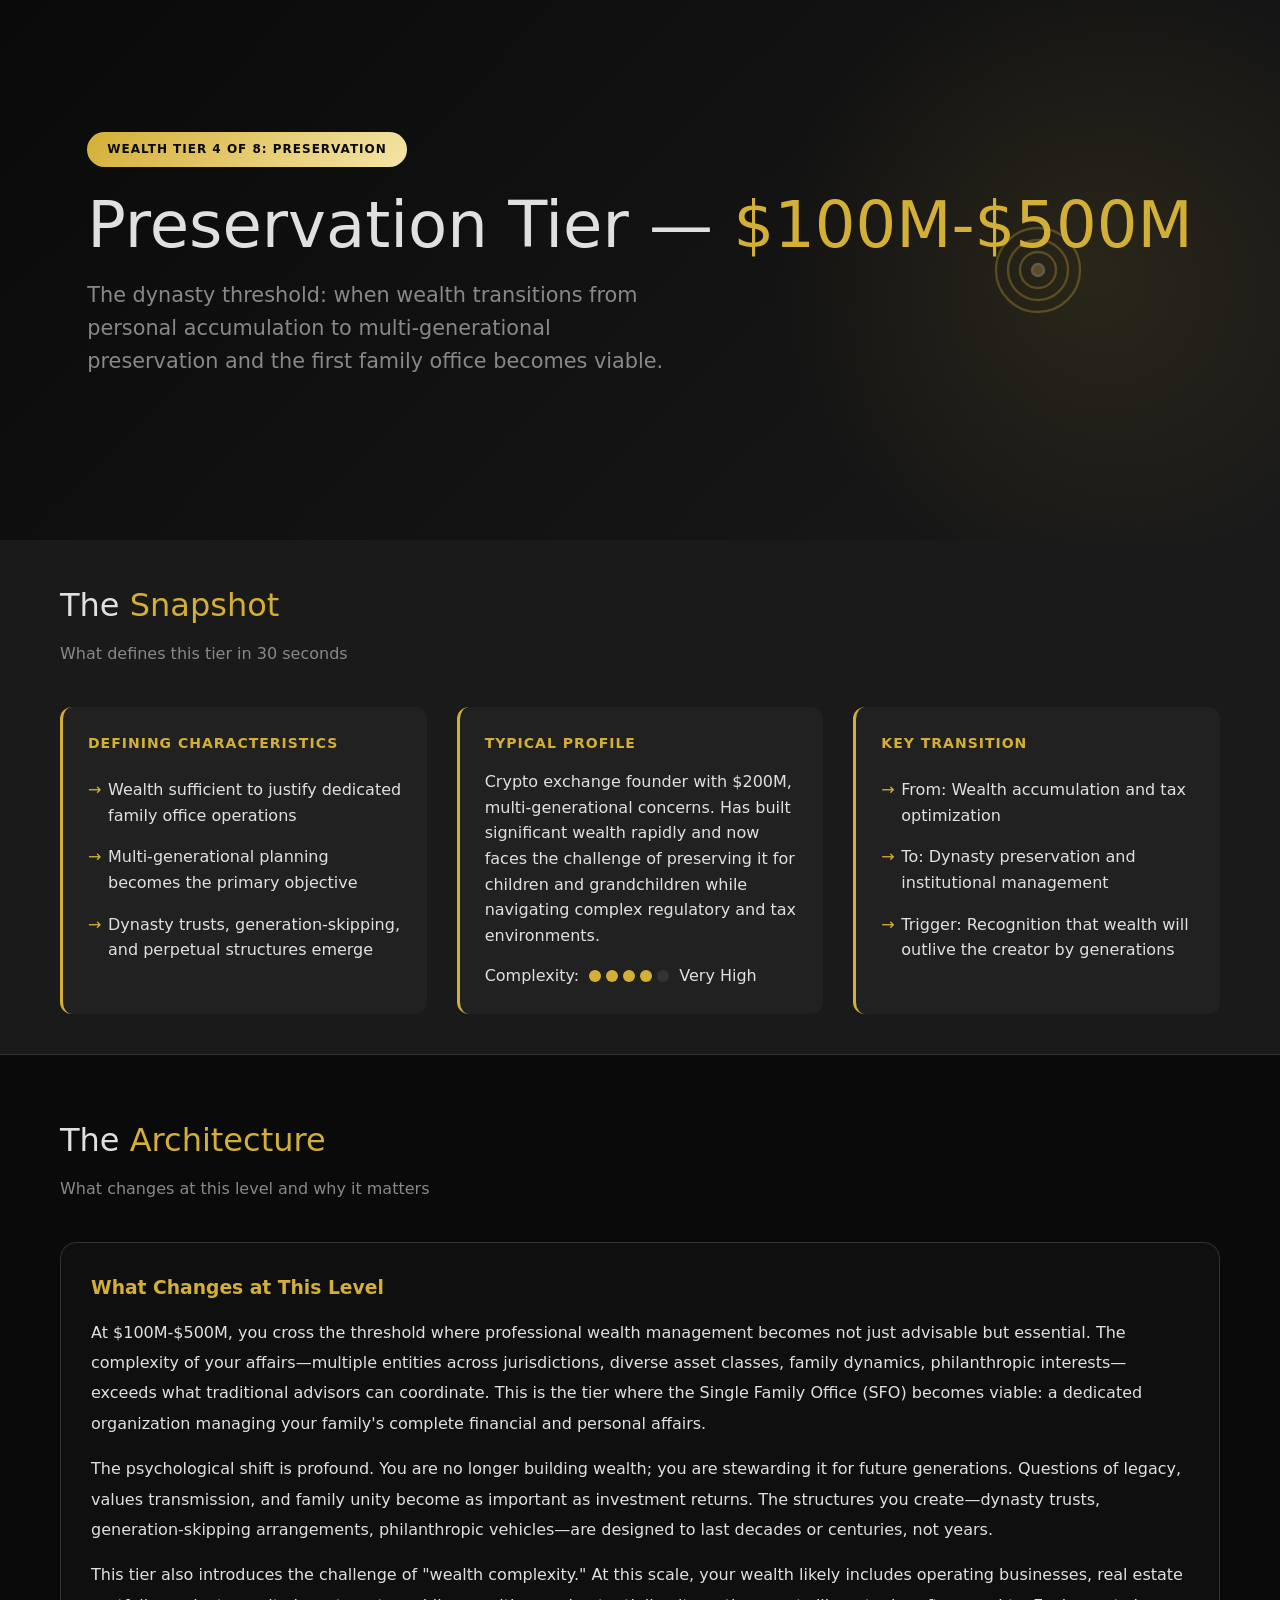
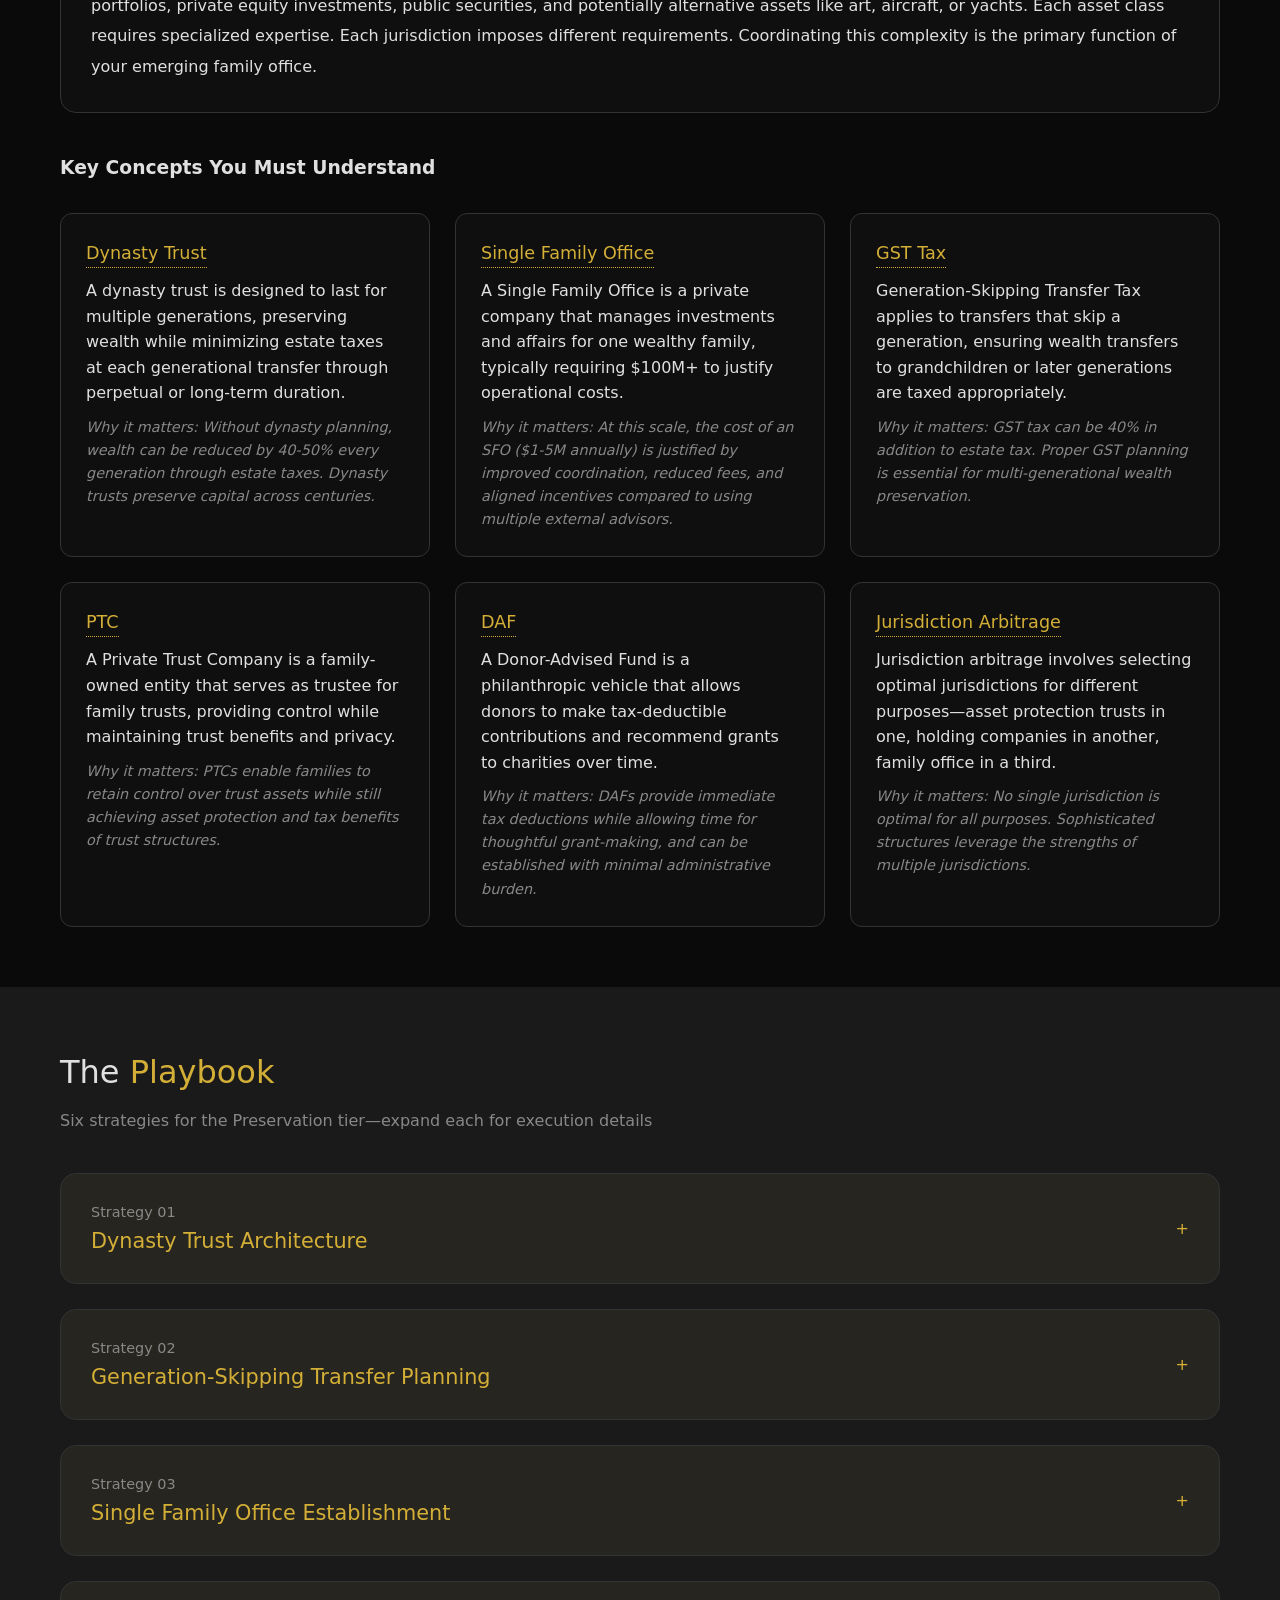
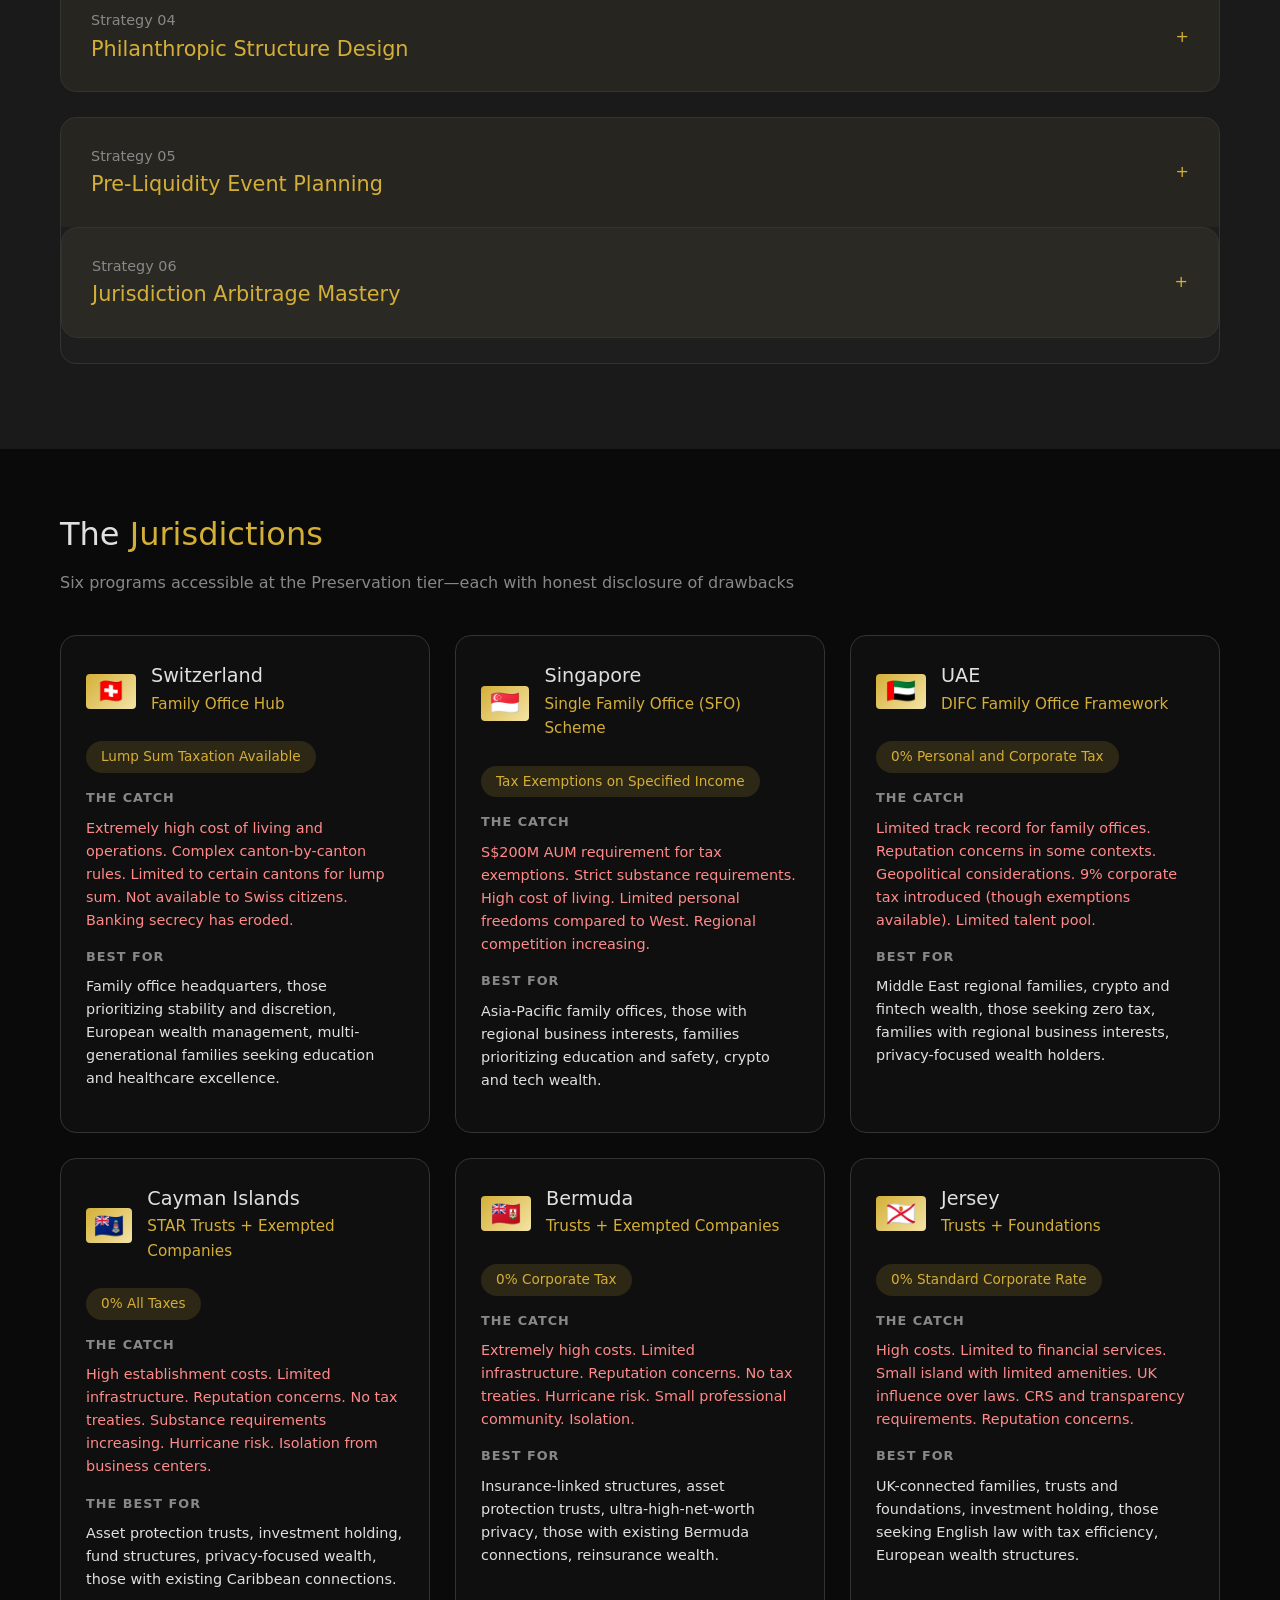
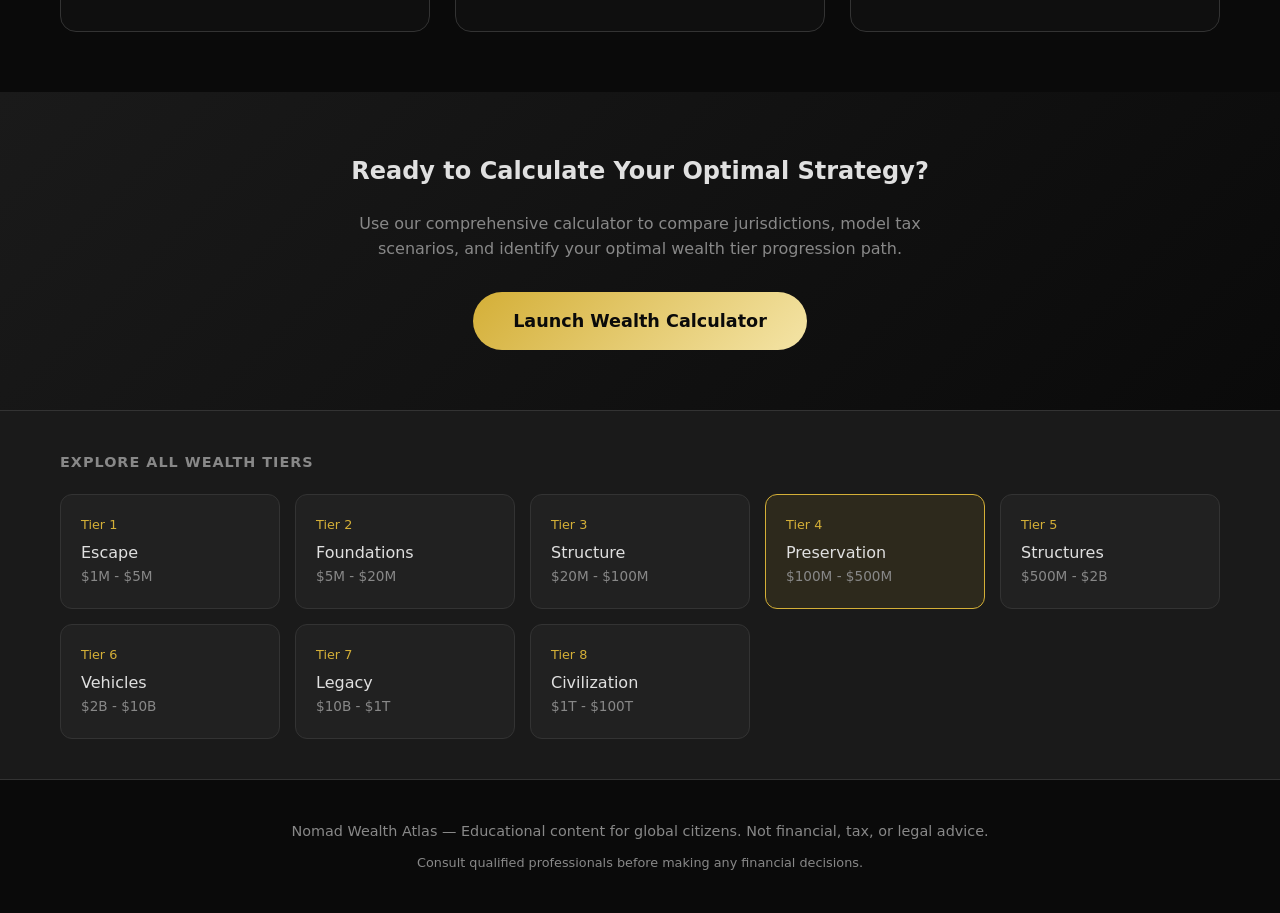
<file: 04-preservation.html>
<!DOCTYPE html>
<html lang="en">
<head>
    <meta charset="UTF-8">
    <meta name="viewport" content="width=device-width, initial-scale=1.0">
    <title>Preservation Tier — $100M-$500M | Nomad Wealth Atlas</title>
    <meta name="description" content="Wealth Tier 4 of 8: Preservation strategies for $100M-$500M. Dynasty trusts, generation-skipping planning, single family offices, and philanthropic structures.">
    <script type="application/ld+json">
    {
        "@context": "https://schema.org",
        "@type": "Article",
        "headline": "Preservation Tier — $100M-$500M: Dynasty Planning & First Family Office",
        "description": "Wealth Tier 4 of 8: Preservation strategies for $100M-$500M. Dynasty trusts, generation-skipping planning, single family offices, and philanthropic structures.",
        "author": {"@type": "Organization", "name": "Nomad Wealth Atlas"},
        "publisher": {"@type": "Organization", "name": "Nomad Wealth Atlas"}
    }
    </script>
    <script type="application/ld+json">
    {
        "@context": "https://schema.org",
        "@type": "FAQPage",
        "mainEntity": [
            {"@type": "Question", "name": "What is a dynasty trust?", "acceptedAnswer": {"@type": "Answer", "text": "A dynasty trust is designed to last for multiple generations, preserving wealth while minimizing estate taxes at each generational transfer through perpetual or long-term duration."}},
            {"@type": "Question", "name": "What is a Single Family Office (SFO)?", "acceptedAnswer": {"@type": "Answer", "text": "A Single Family Office is a private company that manages investments and affairs for one wealthy family, typically requiring $100M+ to justify the operational costs."}},
            {"@type": "Question", "name": "What is generation-skipping planning?", "acceptedAnswer": {"@type": "Answer", "text": "Generation-skipping planning transfers wealth directly to grandchildren or later generations, bypassing the children's generation to minimize estate taxes at each transfer."}}
        ]
    }
    </script>
    <style>
        :root{--gold:#d4af37;--gold-light:#f4e4a6;--dark:#0a0a0a;--dark-2:#1a1a1a;--text:#e0e0e0;--muted:#888;--accent:#2d5a27}
        *{margin:0;padding:0;box-sizing:border-box}
        body{font-family:'Segoe UI',system-ui,sans-serif;background:var(--dark);color:var(--text);line-height:1.6}
        .container{max-width:1200px;margin:0 auto;padding:0 20px}
        .hero{min-height:60vh;display:flex;align-items:center;background:linear-gradient(135deg,var(--dark)0%,var(--dark-2)100%);position:relative;overflow:hidden}
        .hero::before{content:'';position:absolute;top:0;right:0;width:50%;height:100%;background:radial-gradient(circle at 70% 50%,rgba(212,175,55,0.1)0%,transparent 60%)}
        .hero-content{position:relative;z-index:1}
        .tier-badge{display:inline-block;background:linear-gradient(135deg,var(--gold),var(--gold-light));color:var(--dark);padding:8px 20px;border-radius:20px;font-size:12px;font-weight:700;text-transform:uppercase;letter-spacing:1px;margin-bottom:20px}
        .hero h1{font-size:clamp(2.5rem,5vw,4rem);font-weight:300;margin-bottom:15px;line-height:1.2}
        .hero h1 span{color:var(--gold);font-weight:500}
        .hero-subtitle{font-size:1.3rem;color:var(--muted);max-width:600px;margin-bottom:30px}
        .tier-icon{width:120px;height:120px;position:absolute;right:10%;top:50%;transform:translateY(-50%);opacity:0.3}
        .snapshot{background:var(--dark-2);padding:40px 0;border-bottom:1px solid #333}
        .snapshot-grid{display:grid;grid-template-columns:repeat(auto-fit,minmax(300px,1fr));gap:30px;margin-top:20px}
        .snapshot-card{background:rgba(255,255,255,0.03);padding:25px;border-radius:12px;border-left:3px solid var(--gold)}
        .snapshot-card h3{color:var(--gold);font-size:14px;text-transform:uppercase;letter-spacing:1px;margin-bottom:15px}
        .snapshot-card ul{list-style:none}
        .snapshot-card li{padding:8px 0;padding-left:20px;position:relative}
        .snapshot-card li::before{content:'→';position:absolute;left:0;color:var(--gold)}
        .complexity-indicator{display:flex;align-items:center;gap:10px;margin-top:15px}
        .complexity-dots{display:flex;gap:5px}
        .dot{width:12px;height:12px;border-radius:50%;background:#333}
        .dot.active{background:var(--gold)}
        .architecture{padding:60px 0}
        .section-title{font-size:2rem;font-weight:300;margin-bottom:10px}
        .section-title span{color:var(--gold)}
        .section-subtitle{color:var(--muted);margin-bottom:40px}
        .concept-grid{display:grid;grid-template-columns:repeat(auto-fit,minmax(350px,1fr));gap:25px;margin-top:30px}
        .concept-card{background:rgba(255,255,255,0.02);padding:25px;border-radius:12px;border:1px solid #333;transition:all 0.3s}
        .concept-card:hover{border-color:var(--gold);transform:translateY(-3px)}
        .concept-term{color:var(--gold);font-size:1.1rem;font-weight:500;margin-bottom:10px}
        .concept-def{color:var(--text);margin-bottom:10px}
        .concept-why{color:var(--muted);font-size:0.9rem;font-style:italic}
        .playbook{padding:60px 0;background:var(--dark-2)}
        .strategy-card{background:rgba(255,255,255,0.02);border-radius:16px;margin-bottom:25px;overflow:hidden;border:1px solid #333}
        .strategy-header{padding:25px 30px;background:rgba(212,175,55,0.05);cursor:pointer;display:flex;justify-content:space-between;align-items:center;transition:all 0.3s}
        .strategy-header:hover{background:rgba(212,175,55,0.1)}
        .strategy-header h3{color:var(--gold);font-size:1.3rem;font-weight:500}
        .strategy-number{color:var(--muted);font-size:0.9rem}
        .strategy-content{padding:30px;display:none}
        .strategy-content.active{display:block}
        .strategy-section{margin-bottom:25px}
        .strategy-section h4{color:var(--gold-light);font-size:1rem;text-transform:uppercase;letter-spacing:1px;margin-bottom:12px}
        .strategy-section p{color:var(--text);line-height:1.8}
        .strategy-section ul{list-style:none;padding-left:0}
        .strategy-section li{padding:8px 0;padding-left:25px;position:relative}
        .strategy-section li::before{content:'•';position:absolute;left:10px;color:var(--gold)}
        .risk-warning{background:rgba(180,50,50,0.1);border-left:3px solid #b43232;padding:15px 20px;border-radius:0 8px 8px 0;margin-top:15px}
        .risk-warning strong{color:#ff6b6b}
        .case-study{background:rgba(45,90,39,0.1);border-left:3px solid var(--accent);padding:20px;border-radius:0 8px 8px 0;margin-top:20px}
        .case-study h4{color:var(--accent);margin-bottom:10px}
        .jurisdictions{padding:60px 0}
        .jurisdiction-grid{display:grid;grid-template-columns:repeat(auto-fit,minmax(320px,1fr));gap:25px;margin-top:30px}
        .jurisdiction-card{background:rgba(255,255,255,0.02);border-radius:16px;padding:25px;border:1px solid #333;transition:all 0.3s}
        .jurisdiction-card:hover{border-color:var(--gold);transform:translateY(-5px)}
        .jurisdiction-header{display:flex;align-items:center;gap:15px;margin-bottom:20px}
        .flag{width:50px;height:35px;background:linear-gradient(135deg,var(--gold),var(--gold-light));border-radius:4px;display:flex;align-items:center;justify-content:center;font-size:1.5rem}
        .jurisdiction-name{font-size:1.2rem;font-weight:500}
        .regime-name{color:var(--gold);font-size:0.95rem;margin-bottom:5px}
        .rate-tag{display:inline-block;background:rgba(212,175,55,0.15);color:var(--gold);padding:5px 15px;border-radius:20px;font-size:0.85rem;font-weight:500;margin-bottom:15px}
        .catch-section,.bestfor-section{margin-bottom:15px}
        .catch-section h4,.bestfor-section h4{font-size:0.8rem;text-transform:uppercase;letter-spacing:1px;color:var(--muted);margin-bottom:8px}
        .catch-section p{color:#ff8a8a;font-size:0.9rem}
        .bestfor-section p{color:var(--text);font-size:0.9rem}
        .navigation{background:var(--dark-2);padding:40px 0;border-top:1px solid #333}
        .nav-grid{display:grid;grid-template-columns:repeat(auto-fit,minmax(200px,1fr));gap:15px;margin-top:20px}
        .nav-card{background:rgba(255,255,255,0.03);padding:20px;border-radius:12px;text-decoration:none;color:var(--text);border:1px solid #333;transition:all 0.3s}
        .nav-card:hover{border-color:var(--gold);background:rgba(212,175,55,0.05)}
        .nav-card.current{border-color:var(--gold);background:rgba(212,175,55,0.1)}
        .nav-card .tier-num{color:var(--gold);font-size:0.8rem}
        .nav-card .tier-name{font-weight:500;margin-top:5px}
        .nav-card .tier-range{color:var(--muted);font-size:0.85rem}
        .tooltip{position:relative;display:inline-block;border-bottom:1px dotted var(--gold);cursor:help}
        .tooltip:hover::after{content:attr(data-tooltip);position:absolute;bottom:125%;left:50%;transform:translateX(-50%);background:var(--dark-2);color:var(--text);padding:10px 15px;border-radius:8px;border:1px solid var(--gold);white-space:nowrap;z-index:100;font-size:0.85rem}
        .cta-section{padding:60px 0;text-align:center;background:linear-gradient(135deg,var(--dark-2)0%,var(--dark)100%)}
        .cta-button{display:inline-block;background:linear-gradient(135deg,var(--gold),var(--gold-light));color:var(--dark);padding:15px 40px;border-radius:30px;text-decoration:none;font-weight:600;font-size:1.1rem;transition:all 0.3s}
        .cta-button:hover{transform:translateY(-3px);box-shadow:0 10px 30px rgba(212,175,55,0.3)}
        @media(max-width:768px){.tier-icon{display:none}.concept-grid,.jurisdiction-grid{grid-template-columns:1fr}}
    </style>
</head>
<body>
    <section class="hero">
        <div class="container hero-content">
            <span class="tier-badge">Wealth Tier 4 of 8: Preservation</span>
            <h1>Preservation Tier — <span>$100M-$500M</span></h1>
            <p class="hero-subtitle">The dynasty threshold: when wealth transitions from personal accumulation to multi-generational preservation and the first family office becomes viable.</p>
            <svg class="tier-icon" viewBox="0 0 100 100" fill="none" stroke="currentColor" stroke-width="2">
                <circle cx="50" cy="50" r="35" stroke="#d4af37"/>
                <circle cx="50" cy="50" r="25" stroke="#d4af37"/>
                <circle cx="50" cy="50" r="15" stroke="#d4af37"/>
                <circle cx="50" cy="50" r="5" fill="#d4af37"/>
            </svg>
        </div>
    </section>

    <section class="snapshot">
        <div class="container">
            <h2 class="section-title">The <span>Snapshot</span></h2>
            <p class="section-subtitle">What defines this tier in 30 seconds</p>
            <div class="snapshot-grid">
                <div class="snapshot-card">
                    <h3>Defining Characteristics</h3>
                    <ul>
                        <li>Wealth sufficient to justify dedicated family office operations</li>
                        <li>Multi-generational planning becomes the primary objective</li>
                        <li>Dynasty trusts, generation-skipping, and perpetual structures emerge</li>
                    </ul>
                </div>
                <div class="snapshot-card">
                    <h3>Typical Profile</h3>
                    <p style="margin-bottom:15px">Crypto exchange founder with $200M, multi-generational concerns. Has built significant wealth rapidly and now faces the challenge of preserving it for children and grandchildren while navigating complex regulatory and tax environments.</p>
                    <div class="complexity-indicator">
                        <span>Complexity:</span>
                        <div class="complexity-dots">
                            <div class="dot active"></div>
                            <div class="dot active"></div>
                            <div class="dot active"></div>
                            <div class="dot active"></div>
                            <div class="dot"></div>
                        </div>
                        <span>Very High</span>
                    </div>
                </div>
                <div class="snapshot-card">
                    <h3>Key Transition</h3>
                    <ul>
                        <li>From: Wealth accumulation and tax optimization</li>
                        <li>To: Dynasty preservation and institutional management</li>
                        <li>Trigger: Recognition that wealth will outlive the creator by generations</li>
                    </ul>
                </div>
            </div>
        </div>
    </section>

    <section class="architecture">
        <div class="container">
            <h2 class="section-title">The <span>Architecture</span></h2>
            <p class="section-subtitle">What changes at this level and why it matters</p>
            
            <div style="background:rgba(255,255,255,0.02);padding:30px;border-radius:16px;margin-bottom:40px;border:1px solid #333">
                <h3 style="color:var(--gold);margin-bottom:15px">What Changes at This Level</h3>
                <p style="line-height:1.9;color:var(--text)">At $100M-$500M, you cross the threshold where professional wealth management becomes not just advisable but essential. The complexity of your affairs—multiple entities across jurisdictions, diverse asset classes, family dynamics, philanthropic interests—exceeds what traditional advisors can coordinate. This is the tier where the Single Family Office (SFO) becomes viable: a dedicated organization managing your family's complete financial and personal affairs.</p>
                <p style="line-height:1.9;color:var(--text);margin-top:15px">The psychological shift is profound. You are no longer building wealth; you are stewarding it for future generations. Questions of legacy, values transmission, and family unity become as important as investment returns. The structures you create—dynasty trusts, generation-skipping arrangements, philanthropic vehicles—are designed to last decades or centuries, not years.</p>
                <p style="line-height:1.9;color:var(--text);margin-top:15px">This tier also introduces the challenge of "wealth complexity." At this scale, your wealth likely includes operating businesses, real estate portfolios, private equity investments, public securities, and potentially alternative assets like art, aircraft, or yachts. Each asset class requires specialized expertise. Each jurisdiction imposes different requirements. Coordinating this complexity is the primary function of your emerging family office.</p>
            </div>

            <h3 style="margin-bottom:20px">Key Concepts You Must Understand</h3>
            <div class="concept-grid">
                <div class="concept-card">
                    <div class="concept-term"><span class="tooltip" data-tooltip="Dynasty Trust: Trust designed to last multiple generations with minimal estate taxes">Dynasty Trust</span></div>
                    <div class="concept-def">A dynasty trust is designed to last for multiple generations, preserving wealth while minimizing estate taxes at each generational transfer through perpetual or long-term duration.</div>
                    <div class="concept-why">Why it matters: Without dynasty planning, wealth can be reduced by 40-50% every generation through estate taxes. Dynasty trusts preserve capital across centuries.</div>
                </div>
                <div class="concept-card">
                    <div class="concept-term"><span class="tooltip" data-tooltip="Single Family Office: Private company managing investments for one wealthy family">Single Family Office</span></div>
                    <div class="concept-def">A Single Family Office is a private company that manages investments and affairs for one wealthy family, typically requiring $100M+ to justify operational costs.</div>
                    <div class="concept-why">Why it matters: At this scale, the cost of an SFO ($1-5M annually) is justified by improved coordination, reduced fees, and aligned incentives compared to using multiple external advisors.</div>
                </div>
                <div class="concept-card">
                    <div class="concept-term"><span class="tooltip" data-tooltip="Generation-Skipping Transfer Tax: Tax on transfers to grandchildren or later generations">GST Tax</span></div>
                    <div class="concept-def">Generation-Skipping Transfer Tax applies to transfers that skip a generation, ensuring wealth transfers to grandchildren or later generations are taxed appropriately.</div>
                    <div class="concept-why">Why it matters: GST tax can be 40% in addition to estate tax. Proper GST planning is essential for multi-generational wealth preservation.</div>
                </div>
                <div class="concept-card">
                    <div class="concept-term"><span class="tooltip" data-tooltip="Private Trust Company: Family-owned entity that serves as trustee for family trusts">PTC</span></div>
                    <div class="concept-def">A Private Trust Company is a family-owned entity that serves as trustee for family trusts, providing control while maintaining trust benefits and privacy.</div>
                    <div class="concept-why">Why it matters: PTCs enable families to retain control over trust assets while still achieving asset protection and tax benefits of trust structures.</div>
                </div>
                <div class="concept-card">
                    <div class="concept-term"><span class="tooltip" data-tooltip="Donor-Advised Fund: Philanthropic vehicle allowing donors to make contributions and recommend grants">DAF</span></div>
                    <div class="concept-def">A Donor-Advised Fund is a philanthropic vehicle that allows donors to make tax-deductible contributions and recommend grants to charities over time.</div>
                    <div class="concept-why">Why it matters: DAFs provide immediate tax deductions while allowing time for thoughtful grant-making, and can be established with minimal administrative burden.</div>
                </div>
                <div class="concept-card">
                    <div class="concept-term"><span class="tooltip" data-tooltip="Jurisdiction Arbitrage: Selecting optimal jurisdictions for different trust and entity purposes">Jurisdiction Arbitrage</span></div>
                    <div class="concept-def">Jurisdiction arbitrage involves selecting optimal jurisdictions for different purposes—asset protection trusts in one, holding companies in another, family office in a third.</div>
                    <div class="concept-why">Why it matters: No single jurisdiction is optimal for all purposes. Sophisticated structures leverage the strengths of multiple jurisdictions.</div>
                </div>
            </div>
        </div>
    </section>

    <section class="playbook">
        <div class="container">
            <h2 class="section-title">The <span>Playbook</span></h2>
            <p class="section-subtitle">Six strategies for the Preservation tier—expand each for execution details</p>

            <div class="strategy-card">
                <div class="strategy-header" onclick="this.nextElementSibling.classList.toggle('active')">
                    <div>
                        <span class="strategy-number">Strategy 01</span>
                        <h3>Dynasty Trust Architecture</h3>
                    </div>
                    <span style="color:var(--gold)">+</span>
                </div>
                <div class="strategy-content">
                    <div class="strategy-section">
                        <h4>The Concept</h4>
                        <p>Dynasty trusts are designed to preserve wealth across multiple generations while minimizing transfer taxes at each generation. Unlike traditional trusts that terminate after a set period, dynasty trusts can last for centuries in jurisdictions that have abolished or extended the Rule Against Perpetuities. South Dakota, Nevada, and Wyoming in the US; Cayman Islands, Bermuda, and Jersey internationally offer particularly favorable dynasty trust laws.</p>
                    </div>
                    <div class="strategy-section">
                        <h4>The Execution</h4>
                        <ul>
                            <li>Select jurisdiction based on perpetuity laws, asset protection statutes, and tax treatment—South Dakota offers 1000+ year trusts</li>
                            <li>Fund trusts using available gift and GST tax exemptions—current US exemptions are at historic highs ($13.61M per person in 2024)</li>
                            <li>Consider "decanting" provisions allowing trust assets to be transferred to new trusts with modified terms</li>
                            <li>Establish trust protector roles with power to modify trust terms as circumstances change</li>
                            <li>Include flexible distribution standards that adapt to beneficiaries' changing needs across generations</li>
                            <li>Create parallel trusts for different branches of the family to accommodate divergent interests</li>
                        </ul>
                    </div>
                    <div class="risk-warning">
                        <strong>Risk Warning:</strong> Dynasty trusts are irrevocable and complex. Once established, they cannot easily be modified or terminated. Poorly designed dynasty trusts can create family conflict, trap assets in inflexible structures, or fail to achieve intended tax benefits. Professional design is essential.
                    </div>
                    <div class="case-study">
                        <h4>Case Study: The Harrison Dynasty Structure</h4>
                        <p>Thomas Harrison, with $280M from a tech exit, established South Dakota dynasty trusts for each of his three children, funding them with $40M total using his and his wife's combined gift and GST exemptions. The trusts are designed to last 500 years, with flexible distribution standards and trust protector provisions. Projected savings over three generations exceed $150M in estate taxes, while the structure provides asset protection and promotes family financial responsibility through required distributions for education, health, and entrepreneurship.</p>
                    </div>
                </div>
            </div>

            <div class="strategy-card">
                <div class="strategy-header" onclick="this.nextElementSibling.classList.toggle('active')">
                    <div>
                        <span class="strategy-number">Strategy 02</span>
                        <h3>Generation-Skipping Transfer Planning</h3>
                    </div>
                    <span style="color:var(--gold)">+</span>
                </div>
                <div class="strategy-content">
                    <div class="strategy-section">
                        <h4>The Concept</h4>
                        <p>Generation-Skipping Transfer (GST) planning involves transferring wealth directly to grandchildren or later generations, bypassing the children's generation. This can dramatically reduce transfer taxes over multiple generations—instead of paying estate tax at each generation, wealth passes directly to grandchildren with only one layer of taxation. GST tax exemptions (currently $13.61M per person in the US) enable significant tax-free transfers.</p>
                    </div>
                    <div class="strategy-section">
                        <h4>The Execution</h4>
                        <ul>
                            <li>Allocate GST exemption to transfers most likely to appreciate—typically to dynasty trusts or direct skip gifts</li>
                            <li>Consider "GST-exempt" trusts that leverage exemption to create entirely tax-sheltered wealth for future generations</li>
                            <li>Understand the inclusion ratio—transfers that don't fully use exemption create partially exempt trusts</li>
                            <li>Plan for reverse GST—when a skip person predeceases, GST may apply to transfers to their estate</li>
                            <li>Coordinate GST planning with overall estate planning—exemptions are unified with estate and gift tax</li>
                            <li>Monitor legislative changes—GST exemptions and rules have changed significantly over time</li>
                        </ul>
                    </div>
                    <div class="risk-warning">
                        <strong>Risk Warning:</strong> GST tax is punitive—up to 40% in addition to estate tax. Errors in GST planning can be extremely costly. The rules are complex and vary by jurisdiction. Professional guidance from GST specialists is non-negotiable.
                    </div>
                    <div class="case-study">
                        <h4>Case Study: The Chen Multi-Generational Plan</h4>
                        <p>Michael Chen, with $350M, allocated his full GST exemption to dynasty trusts for his four grandchildren. The trusts were funded with appreciating assets—private company stock expected to grow significantly. By allocating GST exemption at funding, all future appreciation escapes GST tax entirely. Projected value at grandchildren's retirement (50 years) is $800M+, all GST-exempt. Without this planning, GST tax alone would exceed $300M at that point.</p>
                    </div>
                </div>
            </div>

            <div class="strategy-card">
                <div class="strategy-header" onclick="this.nextElementSibling.classList.toggle('active')">
                    <div>
                        <span class="strategy-number">Strategy 03</span>
                        <h3>Single Family Office Establishment</h3>
                    </div>
                    <span style="color:var(--gold)">+</span>
                </div>
                <div class="strategy-content">
                    <div class="strategy-section">
                        <h4>The Concept</h4>
                        <p>A Single Family Office (SFO) is a private organization dedicated to managing one family's wealth and affairs. At $100M+, the complexity of investment management, tax planning, philanthropy, family governance, and lifestyle management justifies dedicated professional staff. An SFO provides coordination that external advisors cannot, aligning all aspects of family wealth management under one roof.</p>
                    </div>
                    <div class="strategy-section">
                        <h4>The Execution</h4>
                        <ul>
                            <li>Define SFO scope: investment management only, or comprehensive including tax, legal, philanthropy, family services</li>
                            <li>Select jurisdiction based on regulatory environment, talent availability, and proximity to family—Singapore, Switzerland, and Delaware are popular choices</li>
                            <li>Determine staffing model: dedicated employees, outsourced functions, or hybrid approach</li>
                            <li>Establish governance: family office board, investment committee, family council coordination</li>
                            <li>Implement technology infrastructure: portfolio management, accounting, reporting, and family communication systems</li>
                            <li>Budget appropriately: expect $1-5M annually for a full-service SFO at this wealth level</li>
                        </ul>
                    </div>
                    <div class="risk-warning">
                        <strong>Risk Warning:</strong> SFOs are expensive to establish and operate. Poorly designed SFOs can become bureaucratic, disconnected from family needs, or sources of family conflict. Consider starting with a virtual or outsourced family office before building full internal capabilities.
                    </div>
                    <div class="case-study">
                        <h4>Case Study: The Morrison Family Office</h4>
                        <p>The Morrison family, with $420M from a manufacturing sale, established their SFO in Singapore with a team of eight professionals: CIO, two investment analysts, tax director, legal counsel, family services coordinator, and two administrative staff. Annual operating cost is $3.2M, but the SFO has delivered value through: consolidated reporting saving 200+ hours annually of family time, direct private investments avoiding fund fees (saving $2M+ annually), coordinated tax planning reducing effective rate by 4%, and professional philanthropy management increasing grant impact by 30%.</p>
                    </div>
                </div>
            </div>

            <div class="strategy-card">
                <div class="strategy-header" onclick="this.nextElementSibling.classList.toggle('active')">
                    <div>
                        <span class="strategy-number">Strategy 04</span>
                        <h3>Philanthropic Structure Design</h3>
                    </div>
                    <span style="color:var(--gold)">+</span>
                </div>
                <div class="strategy-content">
                    <div class="strategy-section">
                        <h4>The Concept</h4>
                        <p>At this tier, philanthropy becomes a significant component of family wealth and identity. Properly structured philanthropic vehicles can achieve social impact while providing tax benefits, family engagement opportunities, and legacy building. Options range from simple Donor-Advised Funds to private foundations to complex supporting organizations, each with different trade-offs between control, flexibility, and administrative burden.</p>
                    </div>
                    <div class="strategy-section">
                        <h4>The Execution</h4>
                        <ul>
                            <li>Define philanthropic objectives: specific causes, geographic focus, family involvement level, perpetuity vs. spend-down</li>
                            <li>Select vehicle type: DAFs for simplicity, private foundations for control, LLCs for flexibility, supporting organizations for public charity benefits</li>
                            <li>Consider jurisdiction: US offers 501(c)(3) status with significant tax benefits; UK has charitable trust structures; Singapore offers IPC status</li>
                            <li>Establish governance: board composition, family involvement, grant-making processes, investment policies</li>
                            <li>Plan for next-generation engagement: youth boards, family service trips, philanthropic education</li>
                            <li>Integrate with overall wealth planning: charitable giving can reduce estate tax and provide income tax deductions</li>
                        </ul>
                    </div>
                    <div class="risk-warning">
                        <strong>Risk Warning:</strong> Philanthropic structures involve significant regulatory compliance. Private foundations face minimum distribution requirements, excise taxes on investment income, and strict self-dealing rules. Violations can result in penalties and loss of tax-exempt status.
                    </div>
                    <div class="case-study">
                        <h4>Case Study: The Patel Foundation</h4>
                        <p>The Patel family, with $180M, established a private foundation with $50M initial funding focused on education in India. The foundation is governed by a board of five: two family members, two independent experts, and one community representative. Annual grant-making is $2.5M (5% of assets), with additional program-related investments. The structure has engaged three generations of the family in philanthropy, provided $15M in tax deductions over five years, and created a lasting legacy in their ancestral region.</p>
                    </div>
                </div>
            </div>

            <div class="strategy-card">
                <div class="strategy-header" onclick="this.nextElementSibling.classList.toggle('active')">
                    <div>
                        <span class="strategy-number">Strategy 05</span>
                        <h3>Pre-Liquidity Event Planning</h3>
                    </div>
                    <span style="color:var(--gold)">+</span>
                </div>
                <div class="strategy-content">
                    <div class="strategy-section">
                        <h4>The Concept</h4>
                        <p>For wealth at this tier, liquidity events—IPO, acquisition, secondary sale—can trigger massive tax liabilities if not properly planned. Pre-liquidity planning involves structuring ownership, establishing charitable vehicles, and implementing transfer strategies before the event occurs. Once liquidity is achieved, many planning options are no longer available or are significantly less effective.</p>
                    </div>
                    <div class="strategy-section">
                        <h4>The Execution</h4>
                        <ul>
                            <li>Begin planning 2-3 years before anticipated liquidity—many strategies require time to implement properly</li>
                            <li>Consider gifting or selling assets to family trusts or entities before valuation increases</li>
                            <li>Establish charitable structures that can receive appreciated assets—avoiding capital gains tax while generating deductions</li>
                            <li>Review and optimize entity structures—consolidate or restructure to prepare for public market requirements</li>
                            <li>Plan for lock-up periods and staged liquidity—coordinate tax planning with sale timing</li>
                            <li>Prepare for post-liquidity life: investment policy, family office, philanthropy, and lifestyle planning</li>
                        </ul>
                    </div>
                    <div class="risk-warning">
                        <strong>Risk Warning:</strong> Pre-liquidity planning must be genuine and not solely tax-motivated. Transactions lacking business purpose may be challenged as tax avoidance. Work with experienced advisors who understand both the technical requirements and the "smell test" that tax authorities apply.</n                    </div>
                    <div class="case-study">
                        <h4>Case Study: Pre-IPO Planning Success</h4>
                        <p>Alexandra founded a SaaS company valued at $50M and anticipated an IPO in 18 months. She implemented pre-liquidity planning: gifted 15% of shares to a dynasty trust for her children (using $7.5M of gift exemption), established a private foundation with 5% of shares, and restructured remaining ownership through a holding company. At IPO, the company was valued at $400M. The pre-liquidity gifts removed $60M of appreciation from her estate, the foundation provided $20M in deductions, and the holding company structure enabled ongoing tax-efficient management. Total tax savings exceeded $35M.</p>
                    </div>
                </div>
            </div>

            <div class="strategy-card">
                <div class="strategy-header" onclick="this.nextElementSibling.classList.toggle('active')">
                    <div>
                        <span class="strategy-number">Strategy 06</span>
                        <h3>Jurisdiction Arbitrage Mastery</h3>
                    </div>
                    <span style="color:var(--gold)">+</span>
                </div>
                <div class="strategy-content">
                    <div class="strategy-section">
                        <h4>The Concept</h4>
                        <p>Jurisdiction arbitrage involves selecting optimal jurisdictions for different purposes—asset protection trusts in South Dakota, holding companies in Luxembourg, family office in Singapore, and personal residence in Portugal. No single jurisdiction is optimal for all purposes. Sophisticated structures leverage the strengths of multiple jurisdictions while managing the complexity of multi-jurisdictional coordination.</p>
                    </div>
                    <div class="strategy-section">
                        <h4>The Execution</h4>
                        <ul>
                            <li>Map all family assets, entities, and activities across current jurisdictions</li>
                            <li>Identify optimal jurisdictions for each function: asset protection, tax efficiency, regulatory environment, lifestyle</li>
                            <li>Understand the interaction between jurisdictions—tax treaties, information exchange agreements, regulatory cooperation</li>
                            <li>Establish substance in each jurisdiction where entities are located—offices, directors, employees</li>
                            <li>Maintain compliance across all jurisdictions—filing requirements, reporting obligations, substance documentation</li>
                            <li>Regularly review and optimize as laws change and family circumstances evolve</li>
                        </ul>
                    </div>
                    <div class="risk-warning">
                        <strong>Risk Warning:</strong> Multi-jurisdictional structures face increased scrutiny and complexity. Information exchange agreements (CRS, FATCA) mean privacy is limited. Compliance costs multiply with each jurisdiction. Ensure the benefits justify the complexity and ongoing costs.
                    </div>
                    <div class="case-study">
                        <h4>Case Study: The Global Arbitrage Structure</h4>
                        <p>The Nakamura family, with $380M, implemented a five-jurisdiction structure: South Dakota dynasty trusts for asset protection and perpetuity, Luxembourg holding companies for European investments, Singapore family office for Asia-Pacific operations, Swiss private banking for wealth management, and Portuguese residence for lifestyle and EU access. Annual compliance costs exceed $800,000, but the structure provides: optimal asset protection, 40% reduction in effective tax rate, regulatory diversification, and lifestyle flexibility. The family maintains genuine substance in each jurisdiction through offices, directors, and regular presence.</p>
                    </div>
                </div>
            </div>
        </div>
    </section>

    <section class="jurisdictions">
        <div class="container">
            <h2 class="section-title">The <span>Jurisdictions</span></h2>
            <p class="section-subtitle">Six programs accessible at the Preservation tier—each with honest disclosure of drawbacks</p>

            <div class="jurisdiction-grid">
                <div class="jurisdiction-card">
                    <div class="jurisdiction-header">
                        <div class="flag">🇨🇭</div>
                        <div>
                            <div class="jurisdiction-name">Switzerland</div>
                            <div class="regime-name">Family Office Hub</div>
                        </div>
                    </div>
                    <div class="rate-tag">Lump Sum Taxation Available</div>
                    <div class="catch-section">
                        <h4>The Catch</h4>
                        <p>Extremely high cost of living and operations. Complex canton-by-canton rules. Limited to certain cantons for lump sum. Not available to Swiss citizens. Banking secrecy has eroded.</p>
                    </div>
                    <div class="bestfor-section">
                        <h4>Best For</h4>
                        <p>Family office headquarters, those prioritizing stability and discretion, European wealth management, multi-generational families seeking education and healthcare excellence.</p>
                    </div>
                </div>

                <div class="jurisdiction-card">
                    <div class="jurisdiction-header">
                        <div class="flag">🇸🇬</div>
                        <div>
                            <div class="jurisdiction-name">Singapore</div>
                            <div class="regime-name">Single Family Office (SFO) Scheme</div>
                        </div>
                    </div>
                    <div class="rate-tag">Tax Exemptions on Specified Income</div>
                    <div class="catch-section">
                        <h4>The Catch</h4>
                        <p>S$200M AUM requirement for tax exemptions. Strict substance requirements. High cost of living. Limited personal freedoms compared to West. Regional competition increasing.</p>
                    </div>
                    <div class="bestfor-section">
                        <h4>Best For</h4>
                        <p>Asia-Pacific family offices, those with regional business interests, families prioritizing education and safety, crypto and tech wealth.</p>
                    </div>
                </div>

                <div class="jurisdiction-card">
                    <div class="jurisdiction-header">
                        <div class="flag">🇦🇪</div>
                        <div>
                            <div class="jurisdiction-name">UAE</div>
                            <div class="regime-name">DIFC Family Office Framework</div>
                        </div>
                    </div>
                    <div class="rate-tag">0% Personal and Corporate Tax</div>
                    <div class="catch-section">
                        <h4>The Catch</h4>
                        <p>Limited track record for family offices. Reputation concerns in some contexts. Geopolitical considerations. 9% corporate tax introduced (though exemptions available). Limited talent pool.</p>
                    </div>
                    <div class="bestfor-section">
                        <h4>Best For</h4>
                        <p>Middle East regional families, crypto and fintech wealth, those seeking zero tax, families with regional business interests, privacy-focused wealth holders.</p>
                    </div>
                </div>

                <div class="jurisdiction-card">
                    <div class="jurisdiction-header">
                        <div class="flag">🇰🇾</div>
                        <div>
                            <div class="jurisdiction-name">Cayman Islands</div>
                            <div class="regime-name">STAR Trusts + Exempted Companies</div>
                        </div>
                    </div>
                    <div class="rate-tag">0% All Taxes</div>
                    <div class="catch-section">
                        <h4>The Catch</h4>
                        <p>High establishment costs. Limited infrastructure. Reputation concerns. No tax treaties. Substance requirements increasing. Hurricane risk. Isolation from business centers.</p>
                    </div>
                    <div class="bestfor-section">
                        <h4>The Best For</h4>
                        <p>Asset protection trusts, investment holding, fund structures, privacy-focused wealth, those with existing Caribbean connections.</p>
                    </div>
                </div>

                <div class="jurisdiction-card">
                    <div class="jurisdiction-header">
                        <div class="flag">🇧🇲</div>
                        <div>
                            <div class="jurisdiction-name">Bermuda</div>
                            <div class="regime-name">Trusts + Exempted Companies</div>
                        </div>
                    </div>
                    <div class="rate-tag">0% Corporate Tax</div>
                    <div class="catch-section">
                        <h4>The Catch</h4>
                        <p>Extremely high costs. Limited infrastructure. Reputation concerns. No tax treaties. Hurricane risk. Small professional community. Isolation.</p>
                    </div>
                    <div class="bestfor-section">
                        <h4>Best For</h4>
                        <p>Insurance-linked structures, asset protection trusts, ultra-high-net-worth privacy, those with existing Bermuda connections, reinsurance wealth.</p>
                    </div>
                </div>

                <div class="jurisdiction-card">
                    <div class="jurisdiction-header">
                        <div class="flag">🇯🇪</div>
                        <div>
                            <div class="jurisdiction-name">Jersey</div>
                            <div class="regime-name">Trusts + Foundations</div>
                        </div>
                    </div>
                    <div class="rate-tag">0% Standard Corporate Rate</div>
                    <div class="catch-section">
                        <h4>The Catch</h4>
                        <p>High costs. Limited to financial services. Small island with limited amenities. UK influence over laws. CRS and transparency requirements. Reputation concerns.</p>
                    </div>
                    <div class="bestfor-section">
                        <h4>Best For</h4>
                        <p>UK-connected families, trusts and foundations, investment holding, those seeking English law with tax efficiency, European wealth structures.</p>
                    </div>
                </div>
            </div>
        </div>
    </section>

    <section class="cta-section">
        <div class="container">
            <h2 style="margin-bottom:20px">Ready to Calculate Your Optimal Strategy?</h2>
            <p style="color:var(--muted);margin-bottom:30px;max-width:600px;margin-left:auto;margin-right:auto">Use our comprehensive calculator to compare jurisdictions, model tax scenarios, and identify your optimal wealth tier progression path.</p>
            <a href="calculator.html" class="cta-button">Launch Wealth Calculator</a>
        </div>
    </section>

    <section class="navigation">
        <div class="container">
            <h3 style="margin-bottom:20px;color:var(--muted);font-size:0.9rem;text-transform:uppercase;letter-spacing:1px">Explore All Wealth Tiers</h3>
            <div class="nav-grid">
                <a href="01-escape.html" class="nav-card">
                    <div class="tier-num">Tier 1</div>
                    <div class="tier-name">Escape</div>
                    <div class="tier-range">$1M - $5M</div>
                </a>
                <a href="02-foundations.html" class="nav-card">
                    <div class="tier-num">Tier 2</div>
                    <div class="tier-name">Foundations</div>
                    <div class="tier-range">$5M - $20M</div>
                </a>
                <a href="03-optimization.html" class="nav-card">
                    <div class="tier-num">Tier 3</div>
                    <div class="tier-name">Structure</div>
                    <div class="tier-range">$20M - $100M</div>
                </a>
                <a href="04-preservation.html" class="nav-card current">
                    <div class="tier-num">Tier 4</div>
                    <div class="tier-name">Preservation</div>
                    <div class="tier-range">$100M - $500M</div>
                </a>
                <a href="05-structures.html" class="nav-card">
                    <div class="tier-num">Tier 5</div>
                    <div class="tier-name">Structures</div>
                    <div class="tier-range">$500M - $2B</div>
                </a>
                <a href="06-vehicles.html" class="nav-card">
                    <div class="tier-num">Tier 6</div>
                    <div class="tier-name">Vehicles</div>
                    <div class="tier-range">$2B - $10B</div>
                </a>
                <a href="07-legacy.html" class="nav-card">
                    <div class="tier-num">Tier 7</div>
                    <div class="tier-name">Legacy</div>
                    <div class="tier-range">$10B - $1T</div>
                </a>
                <a href="08-civilization.html" class="nav-card">
                    <div class="tier-num">Tier 8</div>
                    <div class="tier-name">Civilization</div>
                    <div class="tier-range">$1T - $100T</div>
                </a>
            </div>
        </div>
    </section>

    <footer style="background:var(--dark);padding:40px 0;text-align:center;border-top:1px solid #333">
        <div class="container">
            <p style="color:var(--muted);font-size:0.9rem">Nomad Wealth Atlas — Educational content for global citizens. Not financial, tax, or legal advice.</p>
            <p style="color:var(--muted);font-size:0.8rem;margin-top:10px">Consult qualified professionals before making any financial decisions.</p>
        </div>
    </footer>
</body>
</html>
</file>
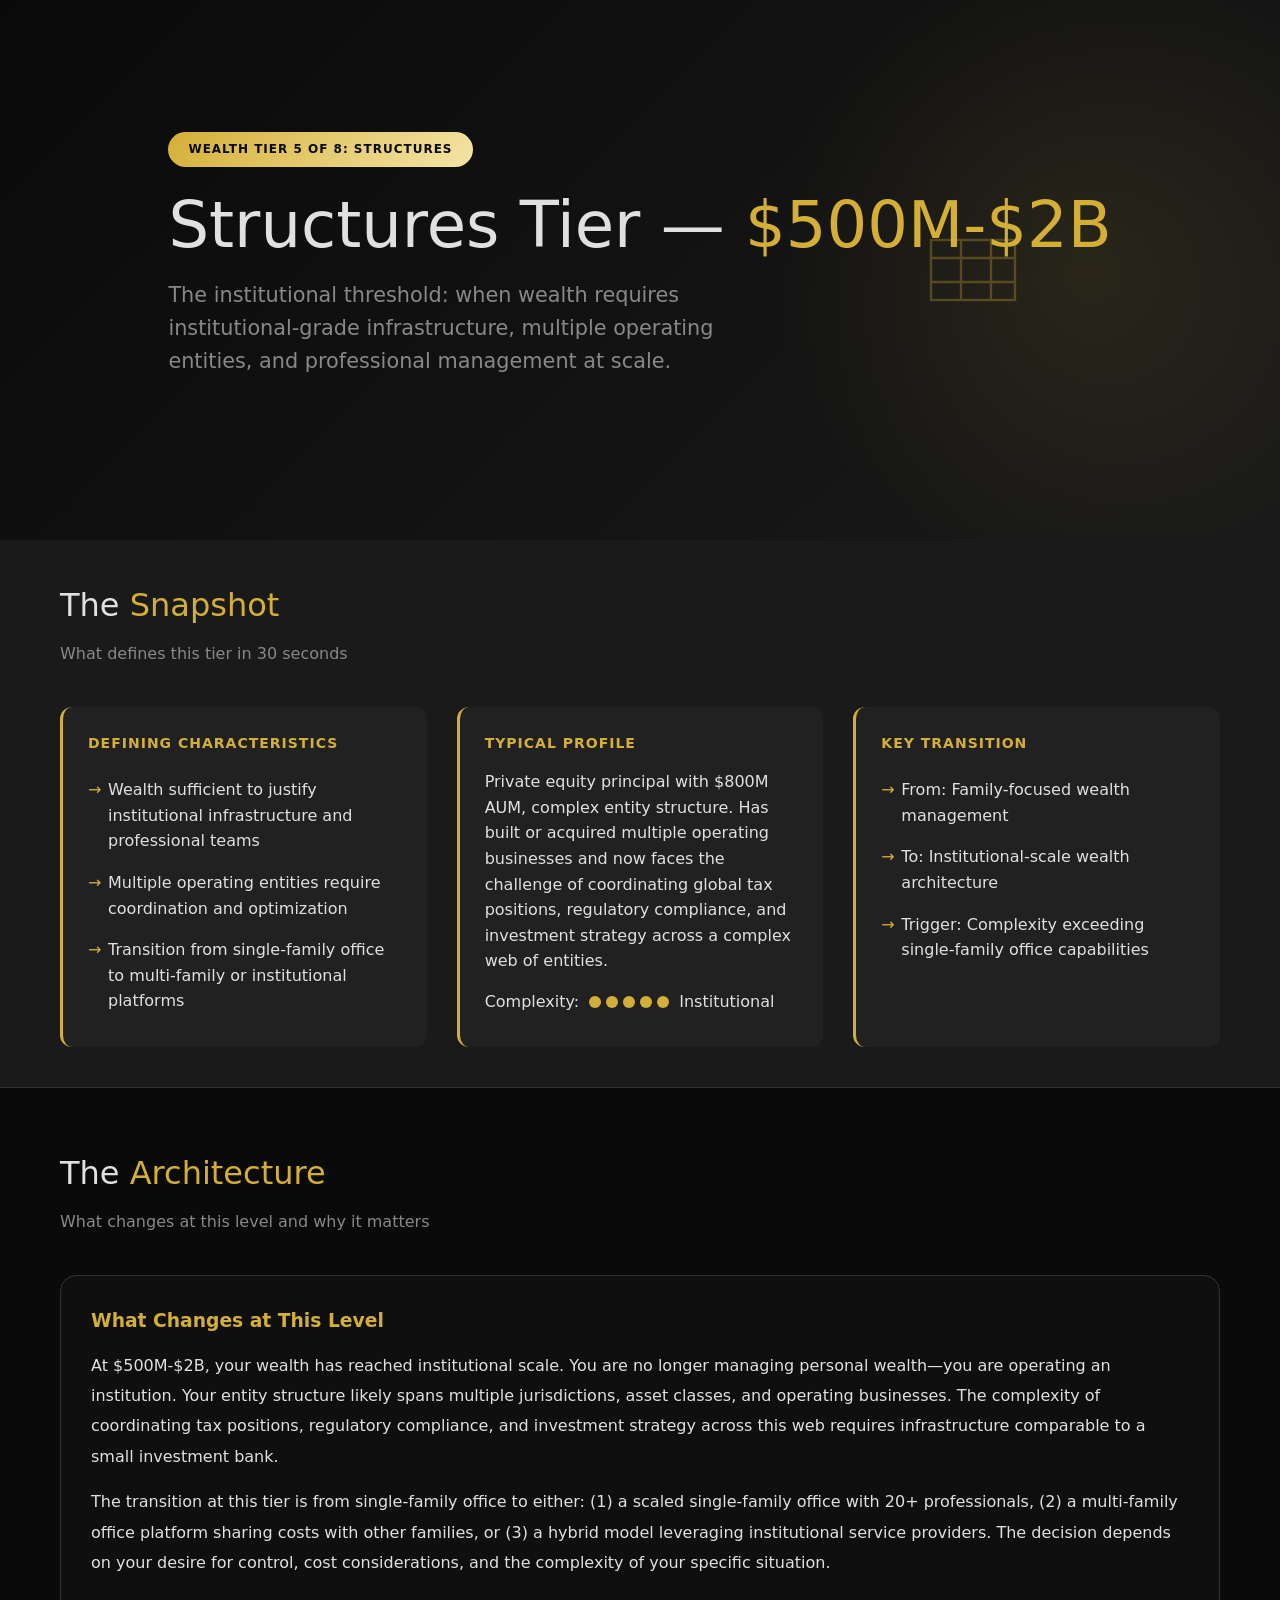
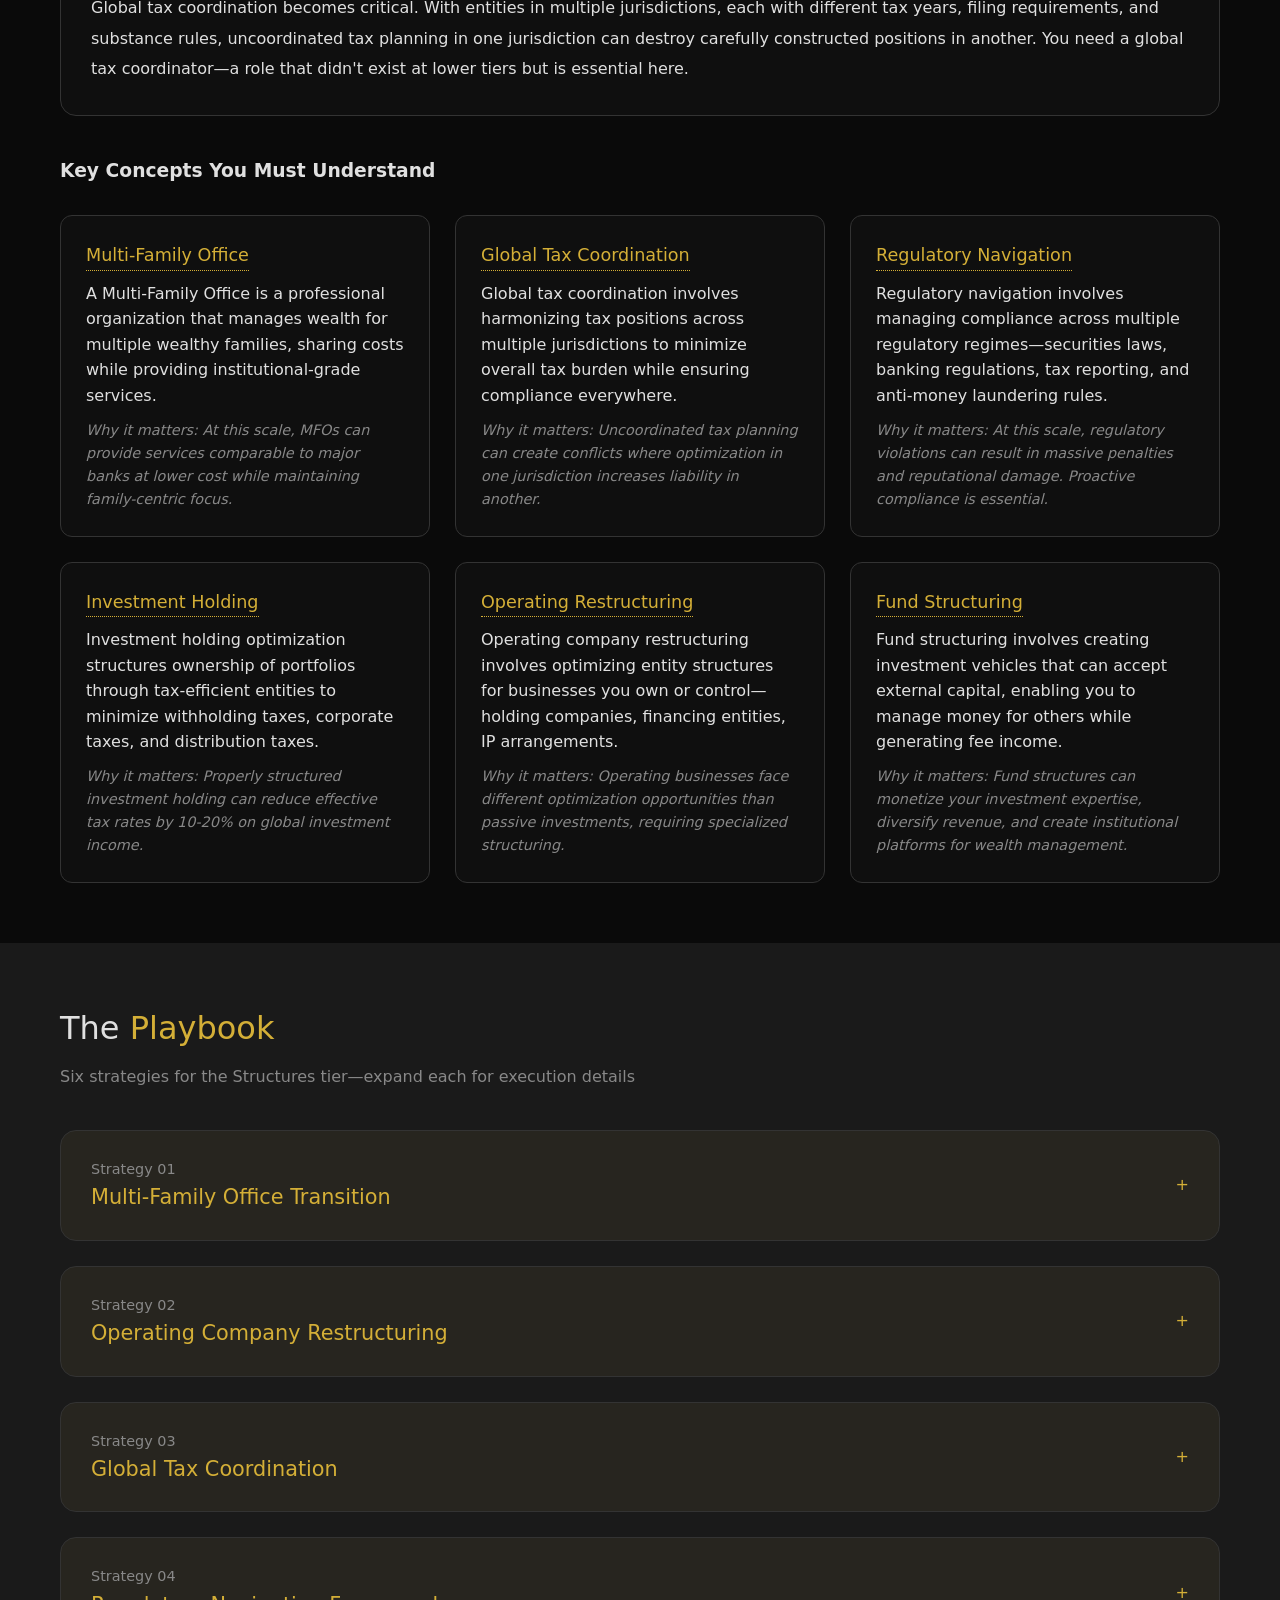
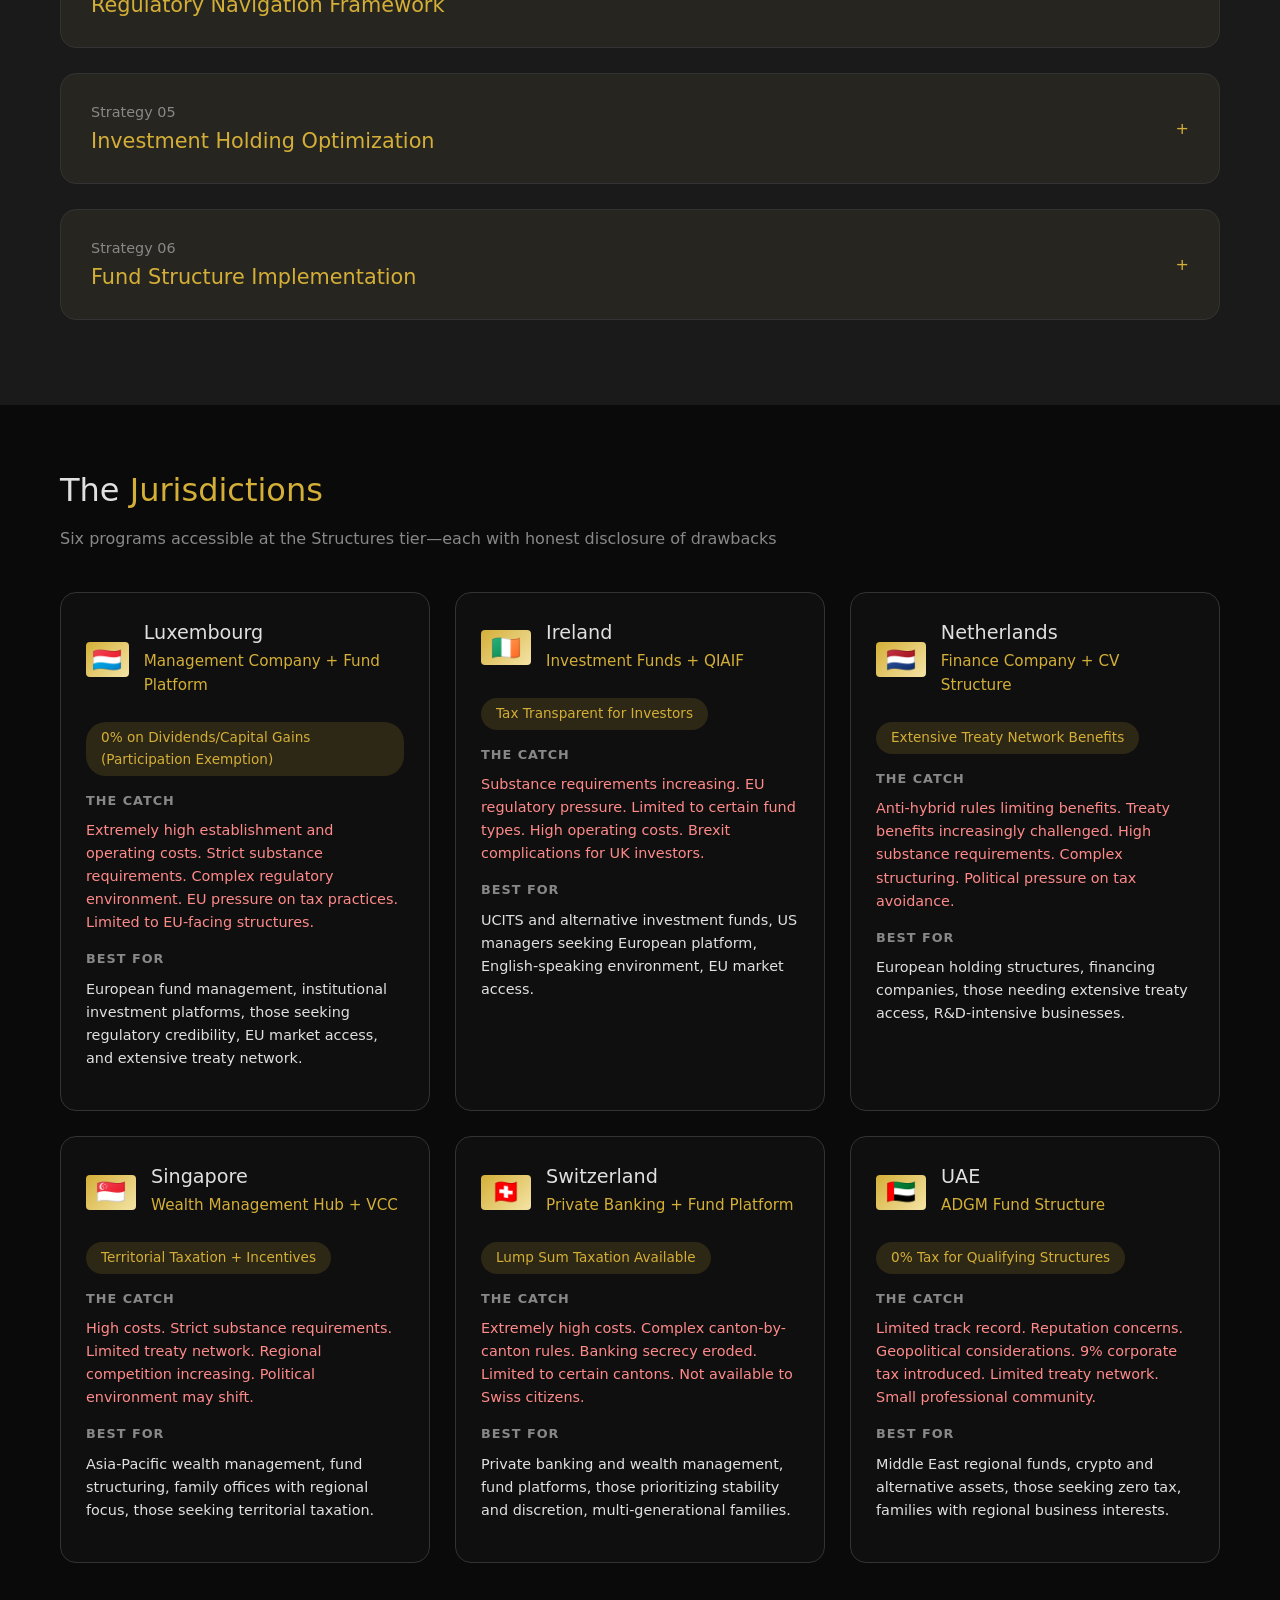
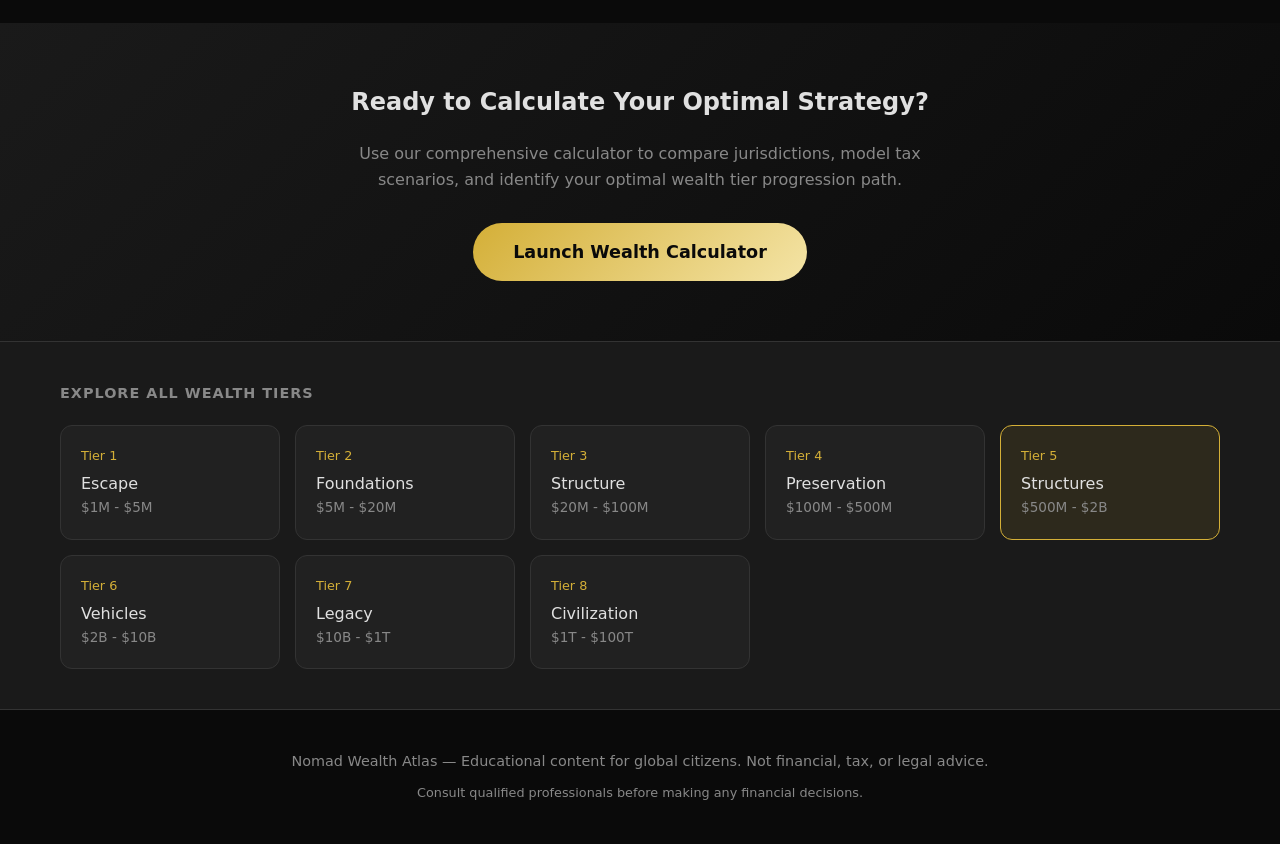
<file: 05-structures.html>
<!DOCTYPE html>
<html lang="en">
<head>
    <meta charset="UTF-8">
    <meta name="viewport" content="width=device-width, initial-scale=1.0">
    <title>Structures Tier — $500M-$2B | Nomad Wealth Atlas</title>
    <meta name="description" content="Wealth Tier 5 of 8: Structures strategies for $500M-$2B. Multi-family office transition, operating company restructuring, and global tax coordination.">
    <script type="application/ld+json">
    {
        "@context": "https://schema.org",
        "@type": "Article",
        "headline": "Structures Tier — $500M-$2B: Institutional Scale Wealth Architecture",
        "description": "Wealth Tier 5 of 8: Structures strategies for $500M-$2B. Multi-family office transition, operating company restructuring, and global tax coordination.",
        "author": {"@type": "Organization", "name": "Nomad Wealth Atlas"},
        "publisher": {"@type": "Organization", "name": "Nomad Wealth Atlas"}
    }
    </script>
    <script type="application/ld+json">
    {
        "@context": "https://schema.org",
        "@type": "FAQPage",
        "mainEntity": [
            {"@type": "Question", "name": "What is a Multi-Family Office (MFO)?", "acceptedAnswer": {"@type": "Answer", "text": "A Multi-Family Office is a professional organization that manages wealth for multiple wealthy families, sharing costs while providing institutional-grade services."}},
            {"@type": "Question", "name": "What is global tax coordination?", "acceptedAnswer": {"@type": "Answer", "text": "Global tax coordination involves harmonizing tax positions across multiple jurisdictions to minimize overall tax burden while ensuring compliance in each location."}},
            {"@type": "Question", "name": "What is investment holding optimization?", "acceptedAnswer": {"@type": "Answer", "text": "Investment holding optimization structures ownership of investment portfolios through tax-efficient entities to minimize withholding taxes, corporate taxes, and distribution taxes."}}
        ]
    }
    </script>
    <style>
        :root{--gold:#d4af37;--gold-light:#f4e4a6;--dark:#0a0a0a;--dark-2:#1a1a1a;--text:#e0e0e0;--muted:#888;--accent:#2d5a27}
        *{margin:0;padding:0;box-sizing:border-box}
        body{font-family:'Segoe UI',system-ui,sans-serif;background:var(--dark);color:var(--text);line-height:1.6}
        .container{max-width:1200px;margin:0 auto;padding:0 20px}
        .hero{min-height:60vh;display:flex;align-items:center;background:linear-gradient(135deg,var(--dark)0%,var(--dark-2)100%);position:relative;overflow:hidden}
        .hero::before{content:'';position:absolute;top:0;right:0;width:50%;height:100%;background:radial-gradient(circle at 70% 50%,rgba(212,175,55,0.1)0%,transparent 60%)}
        .hero-content{position:relative;z-index:1}
        .tier-badge{display:inline-block;background:linear-gradient(135deg,var(--gold),var(--gold-light));color:var(--dark);padding:8px 20px;border-radius:20px;font-size:12px;font-weight:700;text-transform:uppercase;letter-spacing:1px;margin-bottom:20px}
        .hero h1{font-size:clamp(2.5rem,5vw,4rem);font-weight:300;margin-bottom:15px;line-height:1.2}
        .hero h1 span{color:var(--gold);font-weight:500}
        .hero-subtitle{font-size:1.3rem;color:var(--muted);max-width:600px;margin-bottom:30px}
        .tier-icon{width:120px;height:120px;position:absolute;right:10%;top:50%;transform:translateY(-50%);opacity:0.3}
        .snapshot{background:var(--dark-2);padding:40px 0;border-bottom:1px solid #333}
        .snapshot-grid{display:grid;grid-template-columns:repeat(auto-fit,minmax(300px,1fr));gap:30px;margin-top:20px}
        .snapshot-card{background:rgba(255,255,255,0.03);padding:25px;border-radius:12px;border-left:3px solid var(--gold)}
        .snapshot-card h3{color:var(--gold);font-size:14px;text-transform:uppercase;letter-spacing:1px;margin-bottom:15px}
        .snapshot-card ul{list-style:none}
        .snapshot-card li{padding:8px 0;padding-left:20px;position:relative}
        .snapshot-card li::before{content:'→';position:absolute;left:0;color:var(--gold)}
        .complexity-indicator{display:flex;align-items:center;gap:10px;margin-top:15px}
        .complexity-dots{display:flex;gap:5px}
        .dot{width:12px;height:12px;border-radius:50%;background:#333}
        .dot.active{background:var(--gold)}
        .architecture{padding:60px 0}
        .section-title{font-size:2rem;font-weight:300;margin-bottom:10px}
        .section-title span{color:var(--gold)}
        .section-subtitle{color:var(--muted);margin-bottom:40px}
        .concept-grid{display:grid;grid-template-columns:repeat(auto-fit,minmax(350px,1fr));gap:25px;margin-top:30px}
        .concept-card{background:rgba(255,255,255,0.02);padding:25px;border-radius:12px;border:1px solid #333;transition:all 0.3s}
        .concept-card:hover{border-color:var(--gold);transform:translateY(-3px)}
        .concept-term{color:var(--gold);font-size:1.1rem;font-weight:500;margin-bottom:10px}
        .concept-def{color:var(--text);margin-bottom:10px}
        .concept-why{color:var(--muted);font-size:0.9rem;font-style:italic}
        .playbook{padding:60px 0;background:var(--dark-2)}
        .strategy-card{background:rgba(255,255,255,0.02);border-radius:16px;margin-bottom:25px;overflow:hidden;border:1px solid #333}
        .strategy-header{padding:25px 30px;background:rgba(212,175,55,0.05);cursor:pointer;display:flex;justify-content:space-between;align-items:center;transition:all 0.3s}
        .strategy-header:hover{background:rgba(212,175,55,0.1)}
        .strategy-header h3{color:var(--gold);font-size:1.3rem;font-weight:500}
        .strategy-number{color:var(--muted);font-size:0.9rem}
        .strategy-content{padding:30px;display:none}
        .strategy-content.active{display:block}
        .strategy-section{margin-bottom:25px}
        .strategy-section h4{color:var(--gold-light);font-size:1rem;text-transform:uppercase;letter-spacing:1px;margin-bottom:12px}
        .strategy-section p{color:var(--text);line-height:1.8}
        .strategy-section ul{list-style:none;padding-left:0}
        .strategy-section li{padding:8px 0;padding-left:25px;position:relative}
        .strategy-section li::before{content:'•';position:absolute;left:10px;color:var(--gold)}
        .risk-warning{background:rgba(180,50,50,0.1);border-left:3px solid #b43232;padding:15px 20px;border-radius:0 8px 8px 0;margin-top:15px}
        .risk-warning strong{color:#ff6b6b}
        .case-study{background:rgba(45,90,39,0.1);border-left:3px solid var(--accent);padding:20px;border-radius:0 8px 8px 0;margin-top:20px}
        .case-study h4{color:var(--accent);margin-bottom:10px}
        .jurisdictions{padding:60px 0}
        .jurisdiction-grid{display:grid;grid-template-columns:repeat(auto-fit,minmax(320px,1fr));gap:25px;margin-top:30px}
        .jurisdiction-card{background:rgba(255,255,255,0.02);border-radius:16px;padding:25px;border:1px solid #333;transition:all 0.3s}
        .jurisdiction-card:hover{border-color:var(--gold);transform:translateY(-5px)}
        .jurisdiction-header{display:flex;align-items:center;gap:15px;margin-bottom:20px}
        .flag{width:50px;height:35px;background:linear-gradient(135deg,var(--gold),var(--gold-light));border-radius:4px;display:flex;align-items:center;justify-content:center;font-size:1.5rem}
        .jurisdiction-name{font-size:1.2rem;font-weight:500}
        .regime-name{color:var(--gold);font-size:0.95rem;margin-bottom:5px}
        .rate-tag{display:inline-block;background:rgba(212,175,55,0.15);color:var(--gold);padding:5px 15px;border-radius:20px;font-size:0.85rem;font-weight:500;margin-bottom:15px}
        .catch-section,.bestfor-section{margin-bottom:15px}
        .catch-section h4,.bestfor-section h4{font-size:0.8rem;text-transform:uppercase;letter-spacing:1px;color:var(--muted);margin-bottom:8px}
        .catch-section p{color:#ff8a8a;font-size:0.9rem}
        .bestfor-section p{color:var(--text);font-size:0.9rem}
        .navigation{background:var(--dark-2);padding:40px 0;border-top:1px solid #333}
        .nav-grid{display:grid;grid-template-columns:repeat(auto-fit,minmax(200px,1fr));gap:15px;margin-top:20px}
        .nav-card{background:rgba(255,255,255,0.03);padding:20px;border-radius:12px;text-decoration:none;color:var(--text);border:1px solid #333;transition:all 0.3s}
        .nav-card:hover{border-color:var(--gold);background:rgba(212,175,55,0.05)}
        .nav-card.current{border-color:var(--gold);background:rgba(212,175,55,0.1)}
        .nav-card .tier-num{color:var(--gold);font-size:0.8rem}
        .nav-card .tier-name{font-weight:500;margin-top:5px}
        .nav-card .tier-range{color:var(--muted);font-size:0.85rem}
        .tooltip{position:relative;display:inline-block;border-bottom:1px dotted var(--gold);cursor:help}
        .tooltip:hover::after{content:attr(data-tooltip);position:absolute;bottom:125%;left:50%;transform:translateX(-50%);background:var(--dark-2);color:var(--text);padding:10px 15px;border-radius:8px;border:1px solid var(--gold);white-space:nowrap;z-index:100;font-size:0.85rem}
        .cta-section{padding:60px 0;text-align:center;background:linear-gradient(135deg,var(--dark-2)0%,var(--dark)100%)}
        .cta-button{display:inline-block;background:linear-gradient(135deg,var(--gold),var(--gold-light));color:var(--dark);padding:15px 40px;border-radius:30px;text-decoration:none;font-weight:600;font-size:1.1rem;transition:all 0.3s}
        .cta-button:hover{transform:translateY(-3px);box-shadow:0 10px 30px rgba(212,175,55,0.3)}
        @media(max-width:768px){.tier-icon{display:none}.concept-grid,.jurisdiction-grid{grid-template-columns:1fr}}
    </style>
</head>
<body>
    <section class="hero">
        <div class="container hero-content">
            <span class="tier-badge">Wealth Tier 5 of 8: Structures</span>
            <h1>Structures Tier — <span>$500M-$2B</span></h1>
            <p class="hero-subtitle">The institutional threshold: when wealth requires institutional-grade infrastructure, multiple operating entities, and professional management at scale.</p>
            <svg class="tier-icon" viewBox="0 0 100 100" fill="none" stroke="currentColor" stroke-width="2">
                <rect x="15" y="25" width="70" height="50" stroke="#d4af37"/>
                <line x1="15" y1="40" x2="85" y2="40" stroke="#d4af37"/>
                <line x1="15" y1="60" x2="85" y2="60" stroke="#d4af37"/>
                <line x1="40" y1="25" x2="40" y2="75" stroke="#d4af37"/>
                <line x1="65" y1="25" x2="65" y2="75" stroke="#d4af37"/>
            </svg>
        </div>
    </section>

    <section class="snapshot">
        <div class="container">
            <h2 class="section-title">The <span>Snapshot</span></h2>
            <p class="section-subtitle">What defines this tier in 30 seconds</p>
            <div class="snapshot-grid">
                <div class="snapshot-card">
                    <h3>Defining Characteristics</h3>
                    <ul>
                        <li>Wealth sufficient to justify institutional infrastructure and professional teams</li>
                        <li>Multiple operating entities require coordination and optimization</li>
                        <li>Transition from single-family office to multi-family or institutional platforms</li>
                    </ul>
                </div>
                <div class="snapshot-card">
                    <h3>Typical Profile</h3>
                    <p style="margin-bottom:15px">Private equity principal with $800M AUM, complex entity structure. Has built or acquired multiple operating businesses and now faces the challenge of coordinating global tax positions, regulatory compliance, and investment strategy across a complex web of entities.</p>
                    <div class="complexity-indicator">
                        <span>Complexity:</span>
                        <div class="complexity-dots">
                            <div class="dot active"></div>
                            <div class="dot active"></div>
                            <div class="dot active"></div>
                            <div class="dot active"></div>
                            <div class="dot active"></div>
                        </div>
                        <span>Institutional</span>
                    </div>
                </div>
                <div class="snapshot-card">
                    <h3>Key Transition</h3>
                    <ul>
                        <li>From: Family-focused wealth management</li>
                        <li>To: Institutional-scale wealth architecture</li>
                        <li>Trigger: Complexity exceeding single-family office capabilities</li>
                    </ul>
                </div>
            </div>
        </div>
    </section>

    <section class="architecture">
        <div class="container">
            <h2 class="section-title">The <span>Architecture</span></h2>
            <p class="section-subtitle">What changes at this level and why it matters</p>
            
            <div style="background:rgba(255,255,255,0.02);padding:30px;border-radius:16px;margin-bottom:40px;border:1px solid #333">
                <h3 style="color:var(--gold);margin-bottom:15px">What Changes at This Level</h3>
                <p style="line-height:1.9;color:var(--text)">At $500M-$2B, your wealth has reached institutional scale. You are no longer managing personal wealth—you are operating an institution. Your entity structure likely spans multiple jurisdictions, asset classes, and operating businesses. The complexity of coordinating tax positions, regulatory compliance, and investment strategy across this web requires infrastructure comparable to a small investment bank.</p>
                <p style="line-height:1.9;color:var(--text);margin-top:15px">The transition at this tier is from single-family office to either: (1) a scaled single-family office with 20+ professionals, (2) a multi-family office platform sharing costs with other families, or (3) a hybrid model leveraging institutional service providers. The decision depends on your desire for control, cost considerations, and the complexity of your specific situation.</p>
                <p style="line-height:1.9;color:var(--text);margin-top:15px">Global tax coordination becomes critical. With entities in multiple jurisdictions, each with different tax years, filing requirements, and substance rules, uncoordinated tax planning in one jurisdiction can destroy carefully constructed positions in another. You need a global tax coordinator—a role that didn't exist at lower tiers but is essential here.</p>
            </div>

            <h3 style="margin-bottom:20px">Key Concepts You Must Understand</h3>
            <div class="concept-grid">
                <div class="concept-card">
                    <div class="concept-term"><span class="tooltip" data-tooltip="Multi-Family Office: Organization managing wealth for multiple wealthy families">Multi-Family Office</span></div>
                    <div class="concept-def">A Multi-Family Office is a professional organization that manages wealth for multiple wealthy families, sharing costs while providing institutional-grade services.</div>
                    <div class="concept-why">Why it matters: At this scale, MFOs can provide services comparable to major banks at lower cost while maintaining family-centric focus.</div>
                </div>
                <div class="concept-card">
                    <div class="concept-term"><span class="tooltip" data-tooltip="Global Tax Coordination: Harmonizing tax positions across multiple jurisdictions">Global Tax Coordination</span></div>
                    <div class="concept-def">Global tax coordination involves harmonizing tax positions across multiple jurisdictions to minimize overall tax burden while ensuring compliance everywhere.</div>
                    <div class="concept-why">Why it matters: Uncoordinated tax planning can create conflicts where optimization in one jurisdiction increases liability in another.</div>
                </div>
                <div class="concept-card">
                    <div class="concept-term"><span class="tooltip" data-tooltip="Regulatory Navigation: Managing compliance across multiple regulatory regimes">Regulatory Navigation</span></div>
                    <div class="concept-def">Regulatory navigation involves managing compliance across multiple regulatory regimes—securities laws, banking regulations, tax reporting, and anti-money laundering rules.</div>
                    <div class="concept-why">Why it matters: At this scale, regulatory violations can result in massive penalties and reputational damage. Proactive compliance is essential.</div>
                </div>
                <div class="concept-card">
                    <div class="concept-term"><span class="tooltip" data-tooltip="Investment Holding Optimization: Tax-efficient structuring of investment portfolios">Investment Holding</span></div>
                    <div class="concept-def">Investment holding optimization structures ownership of portfolios through tax-efficient entities to minimize withholding taxes, corporate taxes, and distribution taxes.</div>
                    <div class="concept-why">Why it matters: Properly structured investment holding can reduce effective tax rates by 10-20% on global investment income.</div>
                </div>
                <div class="concept-card">
                    <div class="concept-term"><span class="tooltip" data-tooltip="Operating Company Restructuring: Optimizing entity structures for operational businesses">Operating Restructuring</span></div>
                    <div class="concept-def">Operating company restructuring involves optimizing entity structures for businesses you own or control—holding companies, financing entities, IP arrangements.</div>
                    <div class="concept-why">Why it matters: Operating businesses face different optimization opportunities than passive investments, requiring specialized structuring.</div>
                </div>
                <div class="concept-card">
                    <div class="concept-term"><span class="tooltip" data-tooltip="Fund Structuring: Creating investment vehicles for external capital">Fund Structuring</span></div>
                    <div class="concept-def">Fund structuring involves creating investment vehicles that can accept external capital, enabling you to manage money for others while generating fee income.</div>
                    <div class="concept-why">Why it matters: Fund structures can monetize your investment expertise, diversify revenue, and create institutional platforms for wealth management.</div>
                </div>
            </div>
        </div>
    </section>

    <section class="playbook">
        <div class="container">
            <h2 class="section-title">The <span>Playbook</span></h2>
            <p class="section-subtitle">Six strategies for the Structures tier—expand each for execution details</p>

            <div class="strategy-card">
                <div class="strategy-header" onclick="this.nextElementSibling.classList.toggle('active')">
                    <div>
                        <span class="strategy-number">Strategy 01</span>
                        <h3>Multi-Family Office Transition</h3>
                    </div>
                    <span style="color:var(--gold)">+</span>
                </div>
                <div class="strategy-content">
                    <div class="strategy-section">
                        <h4>The Concept</h4>
                        <p>At $500M-$2B, the economics of a Single Family Office may no longer justify the cost and complexity. Multi-Family Offices (MFOs) provide institutional-grade services—investment management, tax planning, philanthropy, family governance—at lower cost through shared infrastructure. The transition involves evaluating MFO platforms, negotiating terms, and migrating operations while maintaining family control and privacy.</p>
                    </div>
                    <div class="strategy-section">
                        <h4>The Execution</h4>
                        <ul>
                            <li>Evaluate MFO platforms: independent MFOs, bank-affiliated platforms, and boutique specialists</li>
                            <li>Assess services needed: investment management, tax, legal, philanthropy, family services, lifestyle management</li>
                            <li>Negotiate fee structures: assets under management, fixed fees, or hybrid models</li>
                            <li>Plan transition: timeline for migration, staff retention or transition, technology integration</li>
                            <li>Maintain family governance: ensure MFO services align with family values and objectives</li>
                            <li>Consider hybrid models: core services through MFO, specialized functions retained in-house</li>
                        </ul>
                    </div>
                    <div class="risk-warning">
                        <strong>Risk Warning:</strong> MFO transitions are complex and disruptive. Poorly executed transitions can result in investment losses, tax complications, and family dissatisfaction. Plan carefully, maintain continuity, and ensure clear governance structures with the MFO.
                    </div>
                    <div class="case-study">
                        <h4>Case Study: The Henderson MFO Transition</h4>
                        <p>The Henderson family, with $1.2B, operated a Single Family Office with 18 staff at an annual cost of $8M. After evaluating options, they transitioned to an independent MFO platform, retaining 3 family staff for governance and special projects. Annual costs reduced to $4.5M while gaining access to institutional investment capabilities, broader deal flow, and specialized expertise. The transition took 18 months and required significant change management, but has delivered improved investment performance and reduced family administrative burden.</p>
                    </div>
                </div>
            </div>

            <div class="strategy-card">
                <div class="strategy-header" onclick="this.nextElementSibling.classList.toggle('active')">
                    <div>
                        <span class="strategy-number">Strategy 02</span>
                        <h3>Operating Company Restructuring</h3>
                    </div>
                    <span style="color:var(--gold)">+</span>
                </div>
                <div class="strategy-content">
                    <div class="strategy-section">
                        <h4>The Concept</h4>
                        <p>At this tier, your wealth likely includes significant operating businesses—either founded, acquired, or inherited. These operating entities require different structuring than passive investments. Optimization involves creating holding company structures, centralizing financing and IP, managing intercompany transactions at arm's length, and ensuring substance in each jurisdiction. The goal is to minimize global tax while maintaining operational efficiency and regulatory compliance.</p>
                    </div>
                    <div class="strategy-section">
                        <h4>The Execution</h4>
                        <ul>
                            <li>Map all operating entities: ownership, jurisdiction, business purpose, tax positions</li>
                            <li>Identify optimization opportunities: financing structures, IP arrangements, supply chain positioning</li>
                            <li>Create or optimize holding company structures: centralized control, tax-efficient distributions</li>
                            <li>Implement transfer pricing policies: document intercompany transactions at arm's length</li>
                            <li>Establish substance in key jurisdictions: offices, employees, decision-making</li>
                            <li>Coordinate with global tax strategy: ensure operating optimization aligns with overall tax planning</li>
                        </ul>
                    </div>
                    <div class="risk-warning">
                        <strong>Risk Warning:</strong> Operating company restructuring faces intense regulatory scrutiny. Transfer pricing disputes can result in massive adjustments and penalties. Ensure all structures have genuine commercial substance and are defensible under audit.
                    </div>
                    <div class="case-study">
                        <h4>Case Study: Global Manufacturing Restructuring</h4>
                        <p>A family with $900M in manufacturing assets across Europe, Asia, and the Americas restructured their operating entities. They established a Luxembourg holding company, centralized IP in Ireland under the Knowledge Development Box, created a Singapore regional headquarters for Asia-Pacific, and optimized intercompany financing. The restructuring reduced effective tax rate from 28% to 18%, saving approximately $18M annually, while maintaining operational efficiency and regulatory compliance across all jurisdictions.</p>
                    </div>
                </div>
            </div>

            <div class="strategy-card">
                <div class="strategy-header" onclick="this.nextElementSibling.classList.toggle('active')">
                    <div>
                        <span class="strategy-number">Strategy 03</span>
                        <h3>Global Tax Coordination</h3>
                    </div>
                    <span style="color:var(--gold)">+</span>
                </div>
                <div class="strategy-content">
                    <div class="strategy-section">
                        <h4>The Concept</h4>
                        <p>With entities and activities in multiple jurisdictions, uncoordinated tax planning creates conflicts and inefficiencies. Global tax coordination ensures that optimization in one jurisdiction doesn't increase liability in another, that substance requirements are met everywhere, and that reporting is consistent across all filings. This requires a global tax coordinator—a senior professional or team with visibility across all jurisdictions and the authority to make trade-offs.</p>
                    </div>
                    <div class="strategy-section">
                        <h4>The Execution</h4>
                        <ul>
                            <li>Establish global tax coordination function: either in-house role or lead external advisor</li>
                            <li>Create global tax calendar: all filing deadlines, payment dates, and compliance requirements</li>
                            <li>Implement consistent transfer pricing: document and defend intercompany transactions globally</li>
                            <li>Coordinate tax positions: ensure consistency across jurisdictions, manage conflicts</li>
                            <li>Maintain substance documentation: demonstrate genuine economic activity in each jurisdiction</li>
                            <li>Plan for disputes: coordinate responses to tax authority inquiries across jurisdictions</li>
                        </ul>
                    </div>
                    <div class="risk-warning">
                        <strong>Risk Warning:</strong> Global tax coordination is complex and expensive. The coordination function itself may cost $500k-$2M annually. However, the cost of uncoordinated planning—double taxation, penalties, disputes—far exceeds coordination costs.
                    </div>
                    <div class="case-study">
                        <h4>Case Study: Coordinated Tax Strategy</h4>
                        <p>A family with $1.5B across 12 jurisdictions implemented global tax coordination after discovering that their US and UK advisors had implemented conflicting strategies that increased overall tax liability. A global tax coordinator was appointed, conflicts were resolved, and a coordinated strategy was implemented. The result: elimination of double taxation on $50M of annual income, resolution of a $15M transfer pricing dispute, and projected savings of $8M annually through coordinated planning.</p>
                    </div>
                </div>
            </div>

            <div class="strategy-card">
                <div class="strategy-header" onclick="this.nextElementSibling.classList.toggle('active')">
                    <div>
                        <span class="strategy-number">Strategy 04</span>
                        <h3>Regulatory Navigation Framework</h3>
                    </div>
                    <span style="color:var(--gold)">+</span>
                </div>
                <div class="strategy-content">
                    <div class="strategy-section">
                        <h4>The Concept</h4>
                        <p>At institutional scale, regulatory compliance becomes a critical function. You face securities regulations (if managing money for others), banking regulations (if you have significant lending activities), tax reporting requirements (FATCA, CRS, beneficial ownership), and anti-money laundering rules across multiple jurisdictions. Proactive regulatory navigation prevents violations that could result in massive penalties and reputational damage.</p>
                    </div>
                    <div class="strategy-section">
                        <h4>The Execution</h4>
                        <ul>
                            <li>Map all applicable regulations: securities, banking, tax, AML, sanctions in each jurisdiction</li>
                            <li>Establish compliance functions: either in-house, outsourced, or hybrid depending on scale</li>
                            <li>Implement reporting systems: ensure timely and accurate filing of all required reports</li>
                            <li>Maintain beneficial ownership documentation: comply with transparency requirements</li>
                            <li>Establish AML programs: know-your-customer, transaction monitoring, suspicious activity reporting</li>
                            <li>Plan for examinations: maintain documentation, establish response protocols</li>
                        </ul>
                    </div>
                    <div class="risk-warning">
                        <strong>Risk Warning:</strong> Regulatory violations at this scale can result in penalties measured in hundreds of millions, criminal charges for responsible individuals, and permanent reputational damage. Compliance is not optional—invest appropriately in regulatory infrastructure.
                    </div>
                    <div class="case-study">
                        <h4>Case Study: Regulatory Transformation</h4>
                        <p>A family with $2B in assets faced regulatory challenges across multiple jurisdictions: SEC registration requirements for their investment activities, CRS reporting obligations, and beneficial ownership disclosure rules. They implemented a comprehensive regulatory framework: hired a Chief Compliance Officer, implemented compliance technology, established policies and procedures, and conducted regular training. Annual compliance costs increased by $2M, but the family avoided potential penalties estimated at $50M+ and gained regulatory credibility that enabled new business opportunities.</p>
                    </div>
                </div>
            </div>

            <div class="strategy-card">
                <div class="strategy-header" onclick="this.nextElementSibling.classList.toggle('active')">
                    <div>
                        <span class="strategy-number">Strategy 05</span>
                        <h3>Investment Holding Optimization</h3>
                    </div>
                    <span style="color:var(--gold)">+</span>
                </div>
                <div class="strategy-content">
                    <div class="strategy-section">
                        <h4>The Concept</h4>
                        <p>Investment holding optimization structures ownership of your investment portfolio through tax-efficient entities to minimize multiple layers of taxation. The goal is to reduce withholding taxes on dividends and interest, minimize corporate-level taxation on investment income, and enable tax-efficient distributions to beneficiaries. This requires sophisticated entity structures, treaty network optimization, and careful coordination with your overall tax strategy.</p>
                    </div>
                    <div class="strategy-section">
                        <h4>The Execution</h4>
                        <ul>
                            <li>Analyze current investment holding structure: identify tax inefficiencies and optimization opportunities</li>
                            <li>Select optimal holding jurisdictions: consider treaty networks, participation exemptions, and substance requirements</li>
                            <li>Structure for treaty benefits: ensure entities qualify for reduced withholding tax rates</li>
                            <li>Optimize for corporate taxation: leverage participation exemptions, innovation boxes, or territorial systems</li>
                            <li>Plan for distributions: minimize tax on distributions to ultimate beneficiaries</li>
                            <li>Maintain substance: ensure holding entities have genuine economic purpose and presence</li>
                        </ul>
                    </div>
                    <div class="risk-warning">
                        <strong>Risk Warning:</strong> Investment holding structures face intense scrutiny from tax authorities. The OECD's BEPS project specifically targets investment holding arrangements. Ensure all structures have genuine commercial substance and are defensible under challenge.
                    </div>
                    <div class="case-study">
                        <h4>Case Study: Portfolio Optimization</h4>
                        <p>A family with $1.8B in investment assets restructured their holding through a Luxembourg SOPARFI with participation exemption benefits. The structure receives dividends from global portfolio companies with zero Luxembourg corporate tax, leverages the EU Parent-Subsidiary Directive for intra-European dividends, and accesses an extensive treaty network for reduced withholding. Annual tax savings exceed $25M compared to direct ownership, while maintaining full regulatory compliance and substance in Luxembourg.</p>
                    </div>
                </div>
            </div>

            <div class="strategy-card">
                <div class="strategy-header" onclick="this.nextElementSibling.classList.toggle('active')">
                    <div>
                        <span class="strategy-number">Strategy 06</span>
                        <h3>Fund Structure Implementation</h3>
                    </div>
                    <span style="color:var(--gold)">+</span>
                </div>
                <div class="strategy-content">
                    <div class="strategy-section">
                        <h4>The Concept</h4>
                        <p>At this tier, you may choose to monetize your investment expertise by managing money for others. Fund structures enable you to accept external capital, generate management and performance fees, and build an institutional platform. Options range from simple family and friends vehicles to fully institutional hedge funds or private equity funds. The structure depends on your strategy, target investors, and regulatory environment.</p>
                    </div>
                    <div class="strategy-section">
                        <h4>The Execution</h4>
                        <ul>
                            <li>Define fund strategy: asset class, investment approach, target returns, risk profile</li>
                            <li>Select fund jurisdiction: Delaware for US-focused, Cayman for international, Luxembourg for European institutional</li>
                            <li>Determine fund structure: master-feeder, standalone, or platform structure</li>
                            <li>Establish regulatory compliance: SEC registration, CFTC compliance, or equivalent</li>
                            <li>Create operational infrastructure: administrator, prime broker, auditor, legal counsel</li>
                            <li>Plan for capital raising: marketing materials, due diligence processes, investor onboarding</li>
                        </ul>
                    </div>
                    <div class="risk-warning">
                        <strong>Risk Warning:</strong> Fund management involves significant regulatory obligations, potential liability for investment performance, and reputational risk. Ensure you have the expertise, infrastructure, and capital to operate a fund before accepting external money. Consider starting with a small friends and family vehicle before scaling.
                    </div>
                    <div class="case-study">
                        <h4>Case Study: Family Fund Launch</h4>
                        <p>A family with $1.5B in investment assets launched a private equity fund focused on healthcare technology. They established a Delaware LP structure, secured $200M in commitments from family and select outside investors, and built operational infrastructure with an institutional administrator and Big Four auditor. The fund charges 2% management fee and 20% carried interest, generating $4M+ in annual fee income while providing deal flow and co-investment opportunities for family capital. The structure has enhanced the family's investment capabilities and created a platform for future expansion.</p>
                    </div>
                </div>
            </div>
        </div>
    </section>

    <section class="jurisdictions">
        <div class="container">
            <h2 class="section-title">The <span>Jurisdictions</span></h2>
            <p class="section-subtitle">Six programs accessible at the Structures tier—each with honest disclosure of drawbacks</p>

            <div class="jurisdiction-grid">
                <div class="jurisdiction-card">
                    <div class="jurisdiction-header">
                        <div class="flag">🇱🇺</div>
                        <div>
                            <div class="jurisdiction-name">Luxembourg</div>
                            <div class="regime-name">Management Company + Fund Platform</div>
                        </div>
                    </div>
                    <div class="rate-tag">0% on Dividends/Capital Gains (Participation Exemption)</div>
                    <div class="catch-section">
                        <h4>The Catch</h4>
                        <p>Extremely high establishment and operating costs. Strict substance requirements. Complex regulatory environment. EU pressure on tax practices. Limited to EU-facing structures.</p>
                    </div>
                    <div class="bestfor-section">
                        <h4>Best For</h4>
                        <p>European fund management, institutional investment platforms, those seeking regulatory credibility, EU market access, and extensive treaty network.</p>
                    </div>
                </div>

                <div class="jurisdiction-card">
                    <div class="jurisdiction-header">
                        <div class="flag">🇮🇪</div>
                        <div>
                            <div class="jurisdiction-name">Ireland</div>
                            <div class="regime-name">Investment Funds + QIAIF</div>
                        </div>
                    </div>
                    <div class="rate-tag">Tax Transparent for Investors</div>
                    <div class="catch-section">
                        <h4>The Catch</h4>
                        <p>Substance requirements increasing. EU regulatory pressure. Limited to certain fund types. High operating costs. Brexit complications for UK investors.</p>
                    </div>
                    <div class="bestfor-section">
                        <h4>Best For</h4>
                        <p>UCITS and alternative investment funds, US managers seeking European platform, English-speaking environment, EU market access.</p>
                    </div>
                </div>

                <div class="jurisdiction-card">
                    <div class="jurisdiction-header">
                        <div class="flag">🇳🇱</div>
                        <div>
                            <div class="jurisdiction-name">Netherlands</div>
                            <div class="regime-name">Finance Company + CV Structure</div>
                        </div>
                    </div>
                    <div class="rate-tag">Extensive Treaty Network Benefits</div>
                    <div class="catch-section">
                        <h4>The Catch</h4>
                        <p>Anti-hybrid rules limiting benefits. Treaty benefits increasingly challenged. High substance requirements. Complex structuring. Political pressure on tax avoidance.</p>
                    </div>
                    <div class="bestfor-section">
                        <h4>Best For</h4>
                        <p>European holding structures, financing companies, those needing extensive treaty access, R&D-intensive businesses.</p>
                    </div>
                </div>

                <div class="jurisdiction-card">
                    <div class="jurisdiction-header">
                        <div class="flag">🇸🇬</div>
                        <div>
                            <div class="jurisdiction-name">Singapore</div>
                            <div class="regime-name">Wealth Management Hub + VCC</div>
                        </div>
                    </div>
                    <div class="rate-tag">Territorial Taxation + Incentives</div>
                    <div class="catch-section">
                        <h4>The Catch</h4>
                        <p>High costs. Strict substance requirements. Limited treaty network. Regional competition increasing. Political environment may shift.</p>
                    </div>
                    <div class="bestfor-section">
                        <h4>Best For</h4>
                        <p>Asia-Pacific wealth management, fund structuring, family offices with regional focus, those seeking territorial taxation.</p>
                    </div>
                </div>

                <div class="jurisdiction-card">
                    <div class="jurisdiction-header">
                        <div class="flag">🇨🇭</div>
                        <div>
                            <div class="jurisdiction-name">Switzerland</div>
                            <div class="regime-name">Private Banking + Fund Platform</div>
                        </div>
                    </div>
                    <div class="rate-tag">Lump Sum Taxation Available</div>
                    <div class="catch-section">
                        <h4>The Catch</h4>
                        <p>Extremely high costs. Complex canton-by-canton rules. Banking secrecy eroded. Limited to certain cantons. Not available to Swiss citizens.</p>
                    </div>
                    <div class="bestfor-section">
                        <h4>Best For</h4>
                        <p>Private banking and wealth management, fund platforms, those prioritizing stability and discretion, multi-generational families.</p>
                    </div>
                </div>

                <div class="jurisdiction-card">
                    <div class="jurisdiction-header">
                        <div class="flag">🇦🇪</div>
                        <div>
                            <div class="jurisdiction-name">UAE</div>
                            <div class="regime-name">ADGM Fund Structure</div>
                        </div>
                    </div>
                    <div class="rate-tag">0% Tax for Qualifying Structures</div>
                    <div class="catch-section">
                        <h4>The Catch</h4>
                        <p>Limited track record. Reputation concerns. Geopolitical considerations. 9% corporate tax introduced. Limited treaty network. Small professional community.</p>
                    </div>
                    <div class="bestfor-section">
                        <h4>Best For</h4>
                        <p>Middle East regional funds, crypto and alternative assets, those seeking zero tax, families with regional business interests.</p>
                    </div>
                </div>
            </div>
        </div>
    </section>

    <section class="cta-section">
        <div class="container">
            <h2 style="margin-bottom:20px">Ready to Calculate Your Optimal Strategy?</h2>
            <p style="color:var(--muted);margin-bottom:30px;max-width:600px;margin-left:auto;margin-right:auto">Use our comprehensive calculator to compare jurisdictions, model tax scenarios, and identify your optimal wealth tier progression path.</p>
            <a href="calculator.html" class="cta-button">Launch Wealth Calculator</a>
        </div>
    </section>

    <section class="navigation">
        <div class="container">
            <h3 style="margin-bottom:20px;color:var(--muted);font-size:0.9rem;text-transform:uppercase;letter-spacing:1px">Explore All Wealth Tiers</h3>
            <div class="nav-grid">
                <a href="01-escape.html" class="nav-card">
                    <div class="tier-num">Tier 1</div>
                    <div class="tier-name">Escape</div>
                    <div class="tier-range">$1M - $5M</div>
                </a>
                <a href="02-foundations.html" class="nav-card">
                    <div class="tier-num">Tier 2</div>
                    <div class="tier-name">Foundations</div>
                    <div class="tier-range">$5M - $20M</div>
                </a>
                <a href="03-optimization.html" class="nav-card">
                    <div class="tier-num">Tier 3</div>
                    <div class="tier-name">Structure</div>
                    <div class="tier-range">$20M - $100M</div>
                </a>
                <a href="04-preservation.html" class="nav-card">
                    <div class="tier-num">Tier 4</div>
                    <div class="tier-name">Preservation</div>
                    <div class="tier-range">$100M - $500M</div>
                </a>
                <a href="05-structures.html" class="nav-card current">
                    <div class="tier-num">Tier 5</div>
                    <div class="tier-name">Structures</div>
                    <div class="tier-range">$500M - $2B</div>
                </a>
                <a href="06-vehicles.html" class="nav-card">
                    <div class="tier-num">Tier 6</div>
                    <div class="tier-name">Vehicles</div>
                    <div class="tier-range">$2B - $10B</div>
                </a>
                <a href="07-legacy.html" class="nav-card">
                    <div class="tier-num">Tier 7</div>
                    <div class="tier-name">Legacy</div>
                    <div class="tier-range">$10B - $1T</div>
                </a>
                <a href="08-civilization.html" class="nav-card">
                    <div class="tier-num">Tier 8</div>
                    <div class="tier-name">Civilization</div>
                    <div class="tier-range">$1T - $100T</div>
                </a>
            </div>
        </div>
    </section>

    <footer style="background:var(--dark);padding:40px 0;text-align:center;border-top:1px solid #333">
        <div class="container">
            <p style="color:var(--muted);font-size:0.9rem">Nomad Wealth Atlas — Educational content for global citizens. Not financial, tax, or legal advice.</p>
            <p style="color:var(--muted);font-size:0.8rem;margin-top:10px">Consult qualified professionals before making any financial decisions.</p>
        </div>
    </footer>
</body>
</html>
</file>
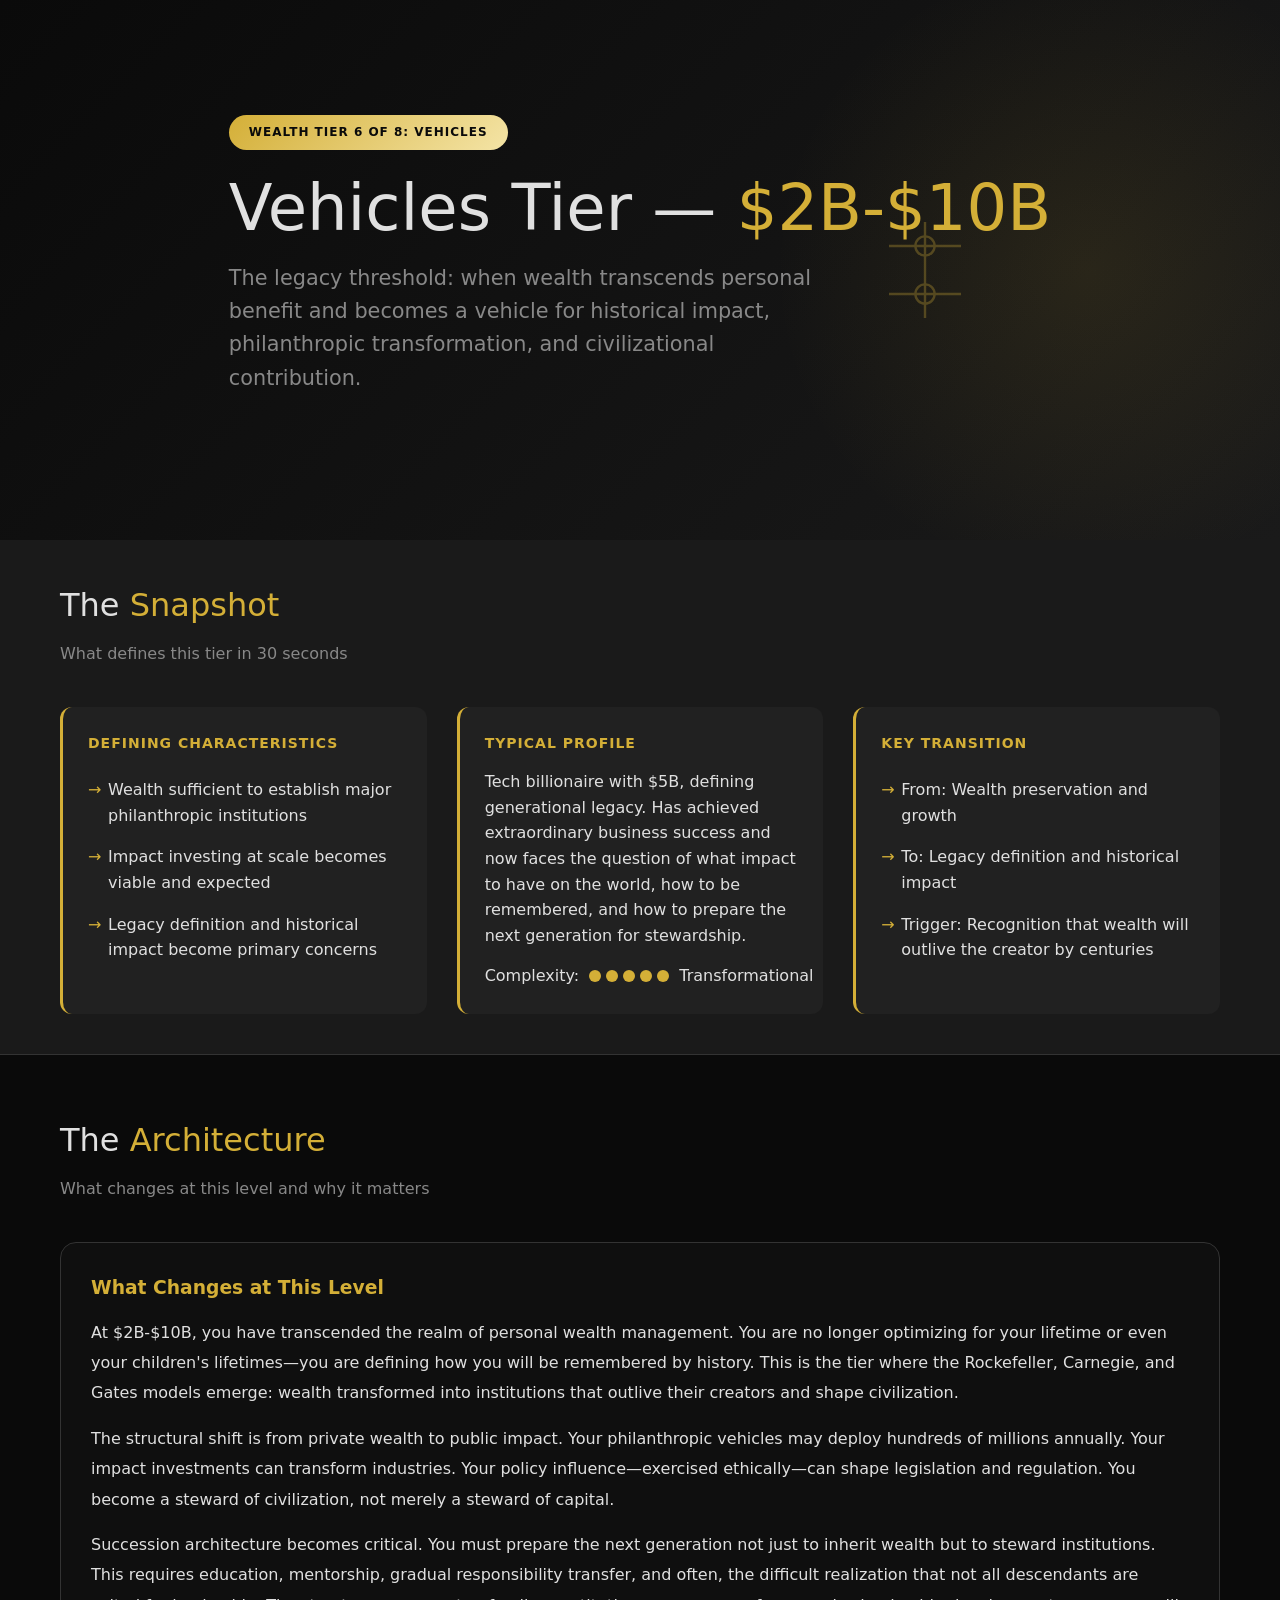
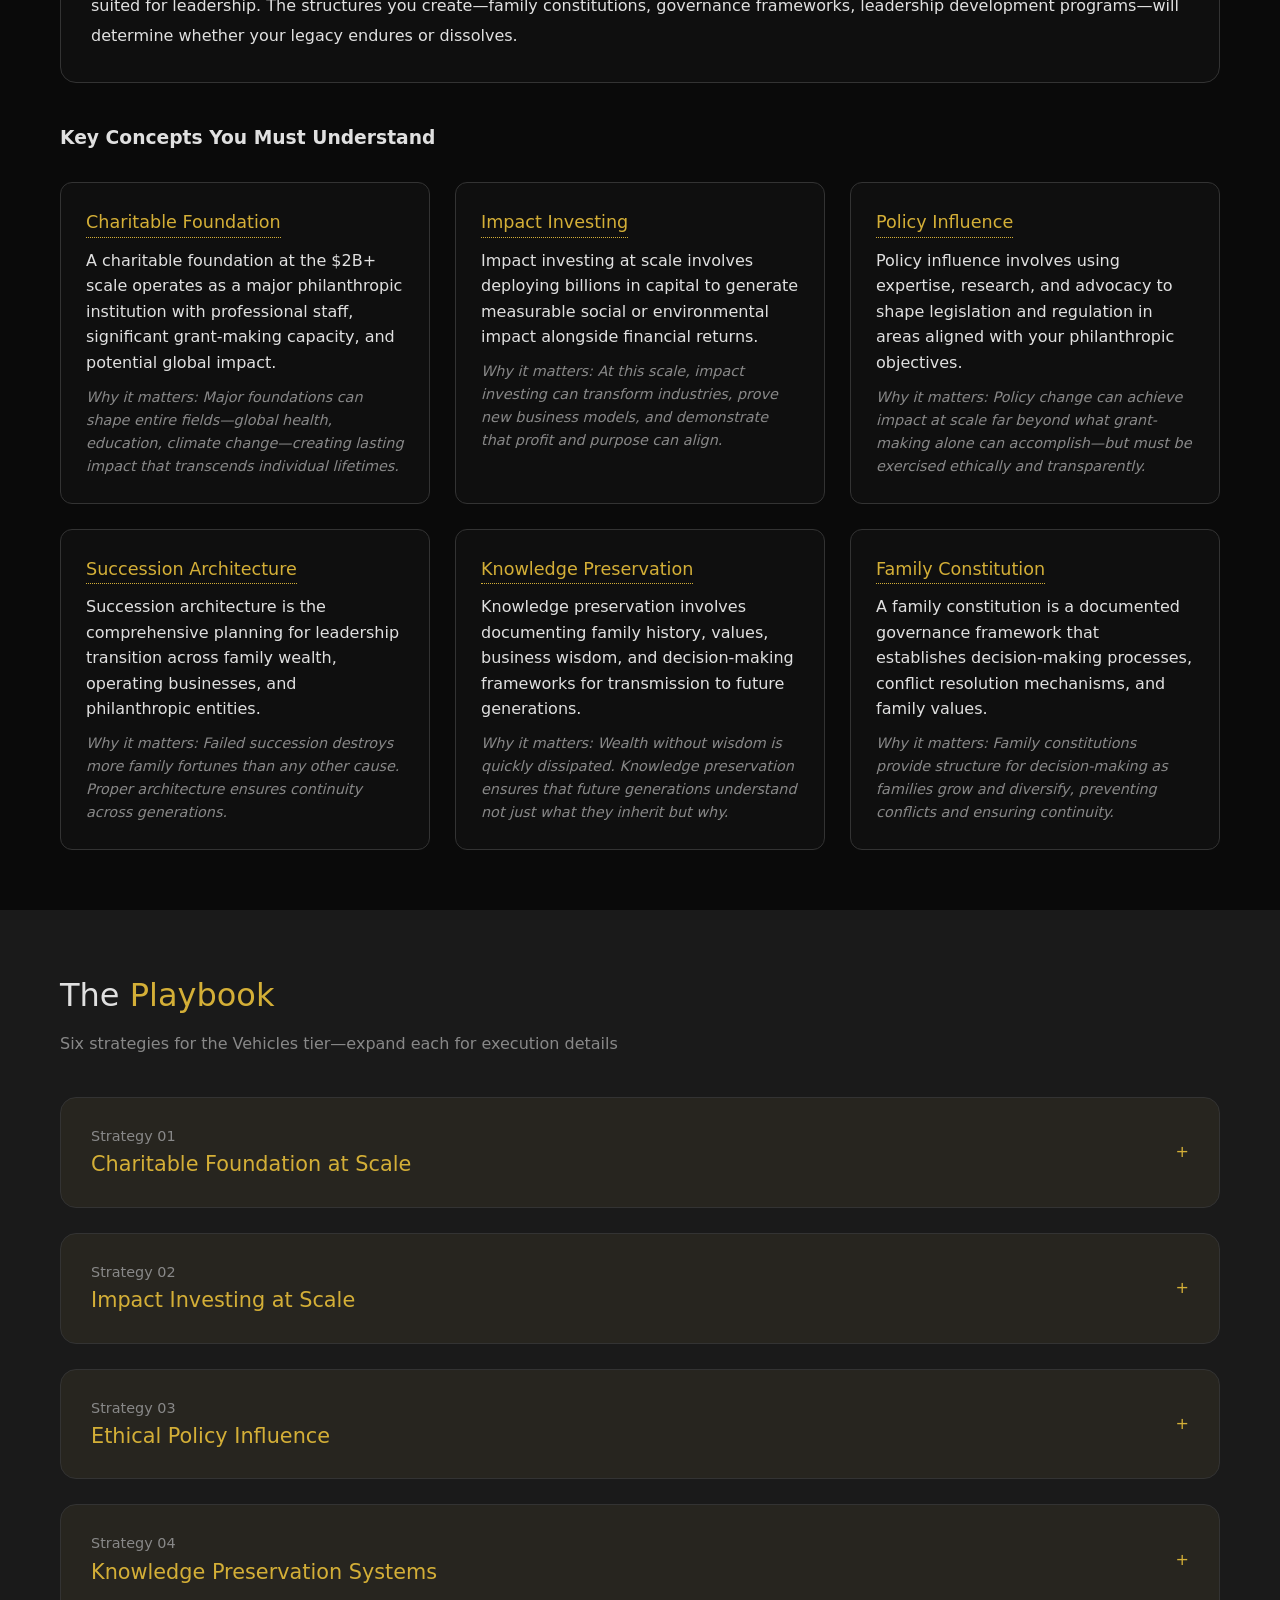
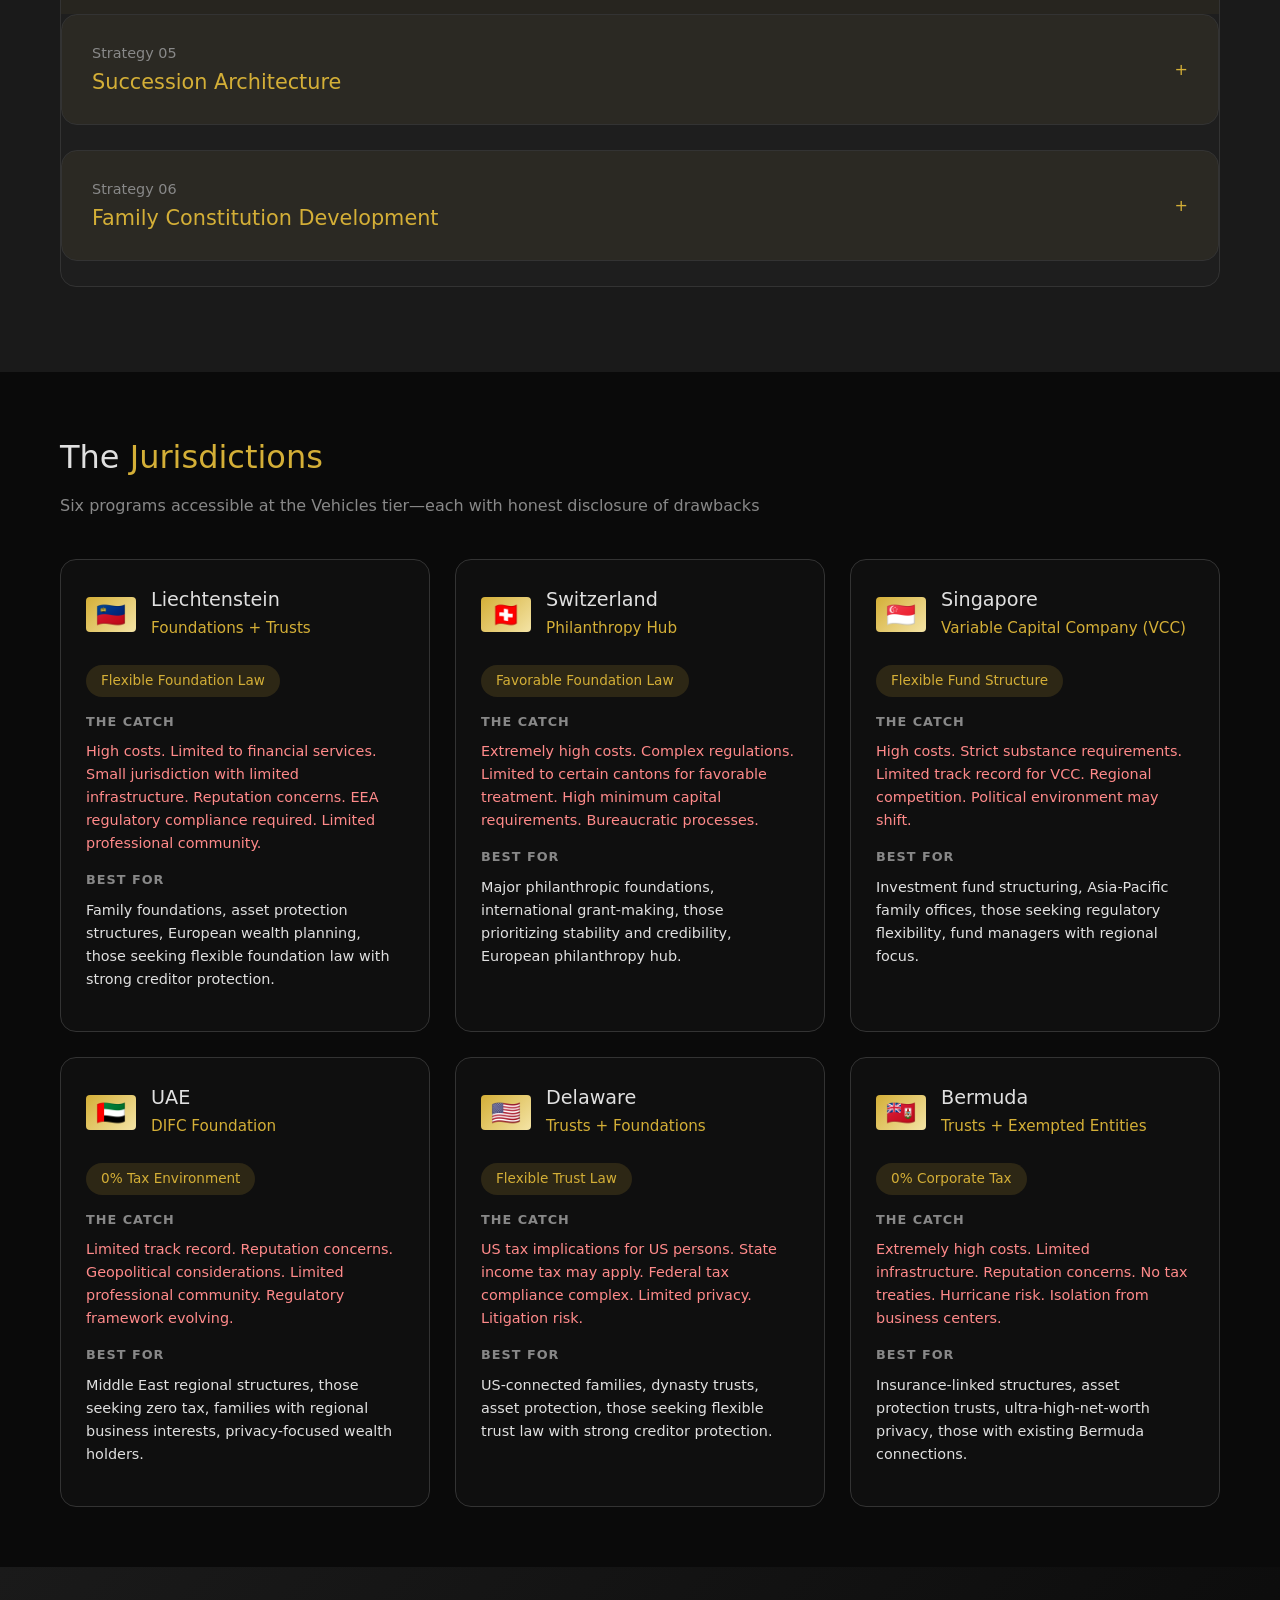
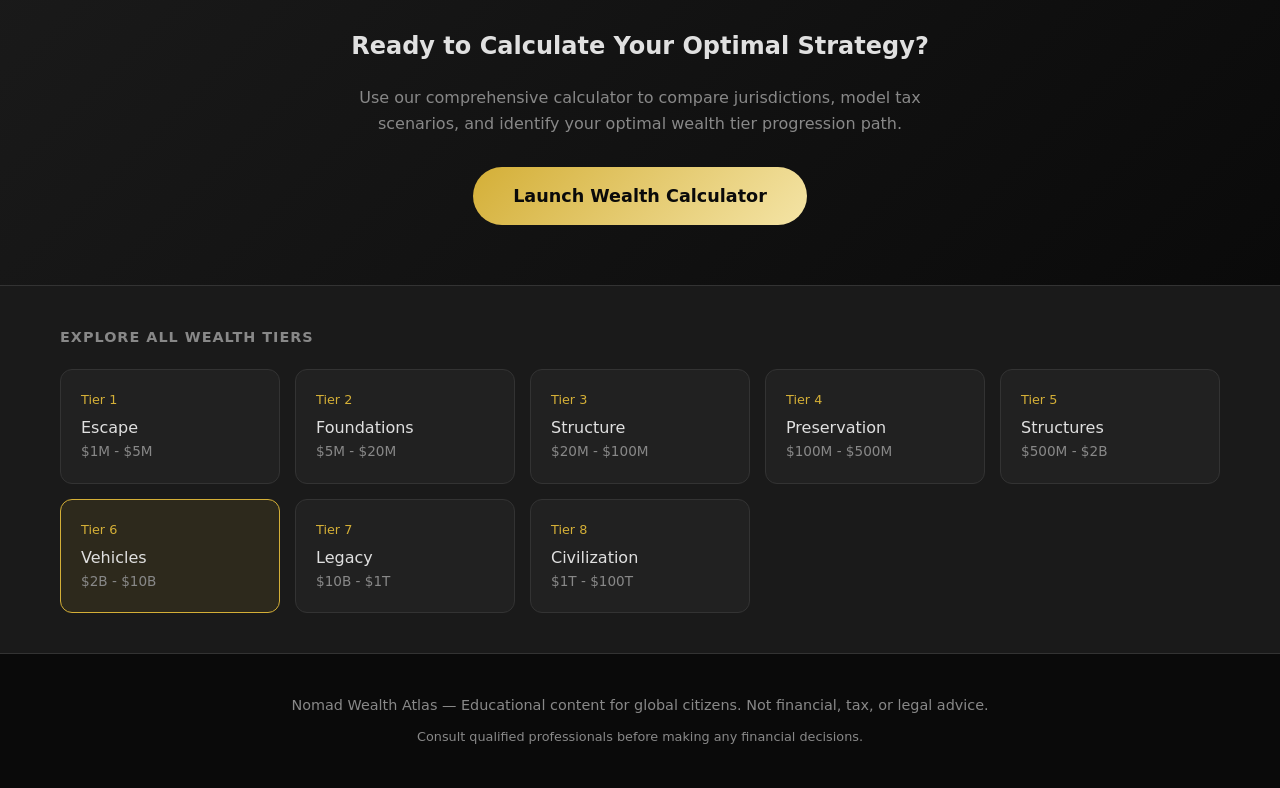
<file: 06-vehicles.html>
<!DOCTYPE html>
<html lang="en">
<head>
    <meta charset="UTF-8">
    <meta name="viewport" content="width=device-width, initial-scale=1.0">
    <title>Vehicles Tier — $2B-$10B | Nomad Wealth Atlas</title>
    <meta name="description" content="Wealth Tier 6 of 8: Vehicles strategies for $2B-$10B. Charitable foundations, impact investing at scale, policy influence, and succession architecture.">
    <script type="application/ld+json">
    {
        "@context": "https://schema.org",
        "@type": "Article",
        "headline": "Vehicles Tier — $2B-$10B: Legacy Definition & Historical Impact",
        "description": "Wealth Tier 6 of 8: Vehicles strategies for $2B-$10B. Charitable foundations, impact investing at scale, policy influence, and succession architecture.",
        "author": {"@type": "Organization", "name": "Nomad Wealth Atlas"},
        "publisher": {"@type": "Organization", "name": "Nomad Wealth Atlas"}
    }
    </script>
    <script type="application/ld+json">
    {
        "@context": "https://schema.org",
        "@type": "FAQPage",
        "mainEntity": [
            {"@type": "Question", "name": "What is a charitable foundation at scale?", "acceptedAnswer": {"@type": "Answer", "text": "A charitable foundation at the $2B+ scale operates as a major philanthropic institution with professional staff, significant grant-making capacity, and potential global impact."}},
            {"@type": "Question", "name": "What is impact investing at scale?", "acceptedAnswer": {"@type": "Answer", "text": "Impact investing at scale involves deploying billions in capital to generate measurable social or environmental impact alongside financial returns."}},
            {"@type": "Question", "name": "What is succession architecture?", "acceptedAnswer": {"@type": "Answer", "text": "Succession architecture is the comprehensive planning for leadership transition across family wealth, operating businesses, and philanthropic entities."}}
        ]
    }
    </script>
    <style>
        :root{--gold:#d4af37;--gold-light:#f4e4a6;--dark:#0a0a0a;--dark-2:#1a1a1a;--text:#e0e0e0;--muted:#888;--accent:#2d5a27}
        *{margin:0;padding:0;box-sizing:border-box}
        body{font-family:'Segoe UI',system-ui,sans-serif;background:var(--dark);color:var(--text);line-height:1.6}
        .container{max-width:1200px;margin:0 auto;padding:0 20px}
        .hero{min-height:60vh;display:flex;align-items:center;background:linear-gradient(135deg,var(--dark)0%,var(--dark-2)100%);position:relative;overflow:hidden}
        .hero::before{content:'';position:absolute;top:0;right:0;width:50%;height:100%;background:radial-gradient(circle at 70% 50%,rgba(212,175,55,0.1)0%,transparent 60%)}
        .hero-content{position:relative;z-index:1}
        .tier-badge{display:inline-block;background:linear-gradient(135deg,var(--gold),var(--gold-light));color:var(--dark);padding:8px 20px;border-radius:20px;font-size:12px;font-weight:700;text-transform:uppercase;letter-spacing:1px;margin-bottom:20px}
        .hero h1{font-size:clamp(2.5rem,5vw,4rem);font-weight:300;margin-bottom:15px;line-height:1.2}
        .hero h1 span{color:var(--gold);font-weight:500}
        .hero-subtitle{font-size:1.3rem;color:var(--muted);max-width:600px;margin-bottom:30px}
        .tier-icon{width:120px;height:120px;position:absolute;right:10%;top:50%;transform:translateY(-50%);opacity:0.3}
        .snapshot{background:var(--dark-2);padding:40px 0;border-bottom:1px solid #333}
        .snapshot-grid{display:grid;grid-template-columns:repeat(auto-fit,minmax(300px,1fr));gap:30px;margin-top:20px}
        .snapshot-card{background:rgba(255,255,255,0.03);padding:25px;border-radius:12px;border-left:3px solid var(--gold)}
        .snapshot-card h3{color:var(--gold);font-size:14px;text-transform:uppercase;letter-spacing:1px;margin-bottom:15px}
        .snapshot-card ul{list-style:none}
        .snapshot-card li{padding:8px 0;padding-left:20px;position:relative}
        .snapshot-card li::before{content:'→';position:absolute;left:0;color:var(--gold)}
        .complexity-indicator{display:flex;align-items:center;gap:10px;margin-top:15px}
        .complexity-dots{display:flex;gap:5px}
        .dot{width:12px;height:12px;border-radius:50%;background:#333}
        .dot.active{background:var(--gold)}
        .architecture{padding:60px 0}
        .section-title{font-size:2rem;font-weight:300;margin-bottom:10px}
        .section-title span{color:var(--gold)}
        .section-subtitle{color:var(--muted);margin-bottom:40px}
        .concept-grid{display:grid;grid-template-columns:repeat(auto-fit,minmax(350px,1fr));gap:25px;margin-top:30px}
        .concept-card{background:rgba(255,255,255,0.02);padding:25px;border-radius:12px;border:1px solid #333;transition:all 0.3s}
        .concept-card:hover{border-color:var(--gold);transform:translateY(-3px)}
        .concept-term{color:var(--gold);font-size:1.1rem;font-weight:500;margin-bottom:10px}
        .concept-def{color:var(--text);margin-bottom:10px}
        .concept-why{color:var(--muted);font-size:0.9rem;font-style:italic}
        .playbook{padding:60px 0;background:var(--dark-2)}
        .strategy-card{background:rgba(255,255,255,0.02);border-radius:16px;margin-bottom:25px;overflow:hidden;border:1px solid #333}
        .strategy-header{padding:25px 30px;background:rgba(212,175,55,0.05);cursor:pointer;display:flex;justify-content:space-between;align-items:center;transition:all 0.3s}
        .strategy-header:hover{background:rgba(212,175,55,0.1)}
        .strategy-header h3{color:var(--gold);font-size:1.3rem;font-weight:500}
        .strategy-number{color:var(--muted);font-size:0.9rem}
        .strategy-content{padding:30px;display:none}
        .strategy-content.active{display:block}
        .strategy-section{margin-bottom:25px}
        .strategy-section h4{color:var(--gold-light);font-size:1rem;text-transform:uppercase;letter-spacing:1px;margin-bottom:12px}
        .strategy-section p{color:var(--text);line-height:1.8}
        .strategy-section ul{list-style:none;padding-left:0}
        .strategy-section li{padding:8px 0;padding-left:25px;position:relative}
        .strategy-section li::before{content:'•';position:absolute;left:10px;color:var(--gold)}
        .risk-warning{background:rgba(180,50,50,0.1);border-left:3px solid #b43232;padding:15px 20px;border-radius:0 8px 8px 0;margin-top:15px}
        .risk-warning strong{color:#ff6b6b}
        .case-study{background:rgba(45,90,39,0.1);border-left:3px solid var(--accent);padding:20px;border-radius:0 8px 8px 0;margin-top:20px}
        .case-study h4{color:var(--accent);margin-bottom:10px}
        .jurisdictions{padding:60px 0}
        .jurisdiction-grid{display:grid;grid-template-columns:repeat(auto-fit,minmax(320px,1fr));gap:25px;margin-top:30px}
        .jurisdiction-card{background:rgba(255,255,255,0.02);border-radius:16px;padding:25px;border:1px solid #333;transition:all 0.3s}
        .jurisdiction-card:hover{border-color:var(--gold);transform:translateY(-5px)}
        .jurisdiction-header{display:flex;align-items:center;gap:15px;margin-bottom:20px}
        .flag{width:50px;height:35px;background:linear-gradient(135deg,var(--gold),var(--gold-light));border-radius:4px;display:flex;align-items:center;justify-content:center;font-size:1.5rem}
        .jurisdiction-name{font-size:1.2rem;font-weight:500}
        .regime-name{color:var(--gold);font-size:0.95rem;margin-bottom:5px}
        .rate-tag{display:inline-block;background:rgba(212,175,55,0.15);color:var(--gold);padding:5px 15px;border-radius:20px;font-size:0.85rem;font-weight:500;margin-bottom:15px}
        .catch-section,.bestfor-section{margin-bottom:15px}
        .catch-section h4,.bestfor-section h4{font-size:0.8rem;text-transform:uppercase;letter-spacing:1px;color:var(--muted);margin-bottom:8px}
        .catch-section p{color:#ff8a8a;font-size:0.9rem}
        .bestfor-section p{color:var(--text);font-size:0.9rem}
        .navigation{background:var(--dark-2);padding:40px 0;border-top:1px solid #333}
        .nav-grid{display:grid;grid-template-columns:repeat(auto-fit,minmax(200px,1fr));gap:15px;margin-top:20px}
        .nav-card{background:rgba(255,255,255,0.03);padding:20px;border-radius:12px;text-decoration:none;color:var(--text);border:1px solid #333;transition:all 0.3s}
        .nav-card:hover{border-color:var(--gold);background:rgba(212,175,55,0.05)}
        .nav-card.current{border-color:var(--gold);background:rgba(212,175,55,0.1)}
        .nav-card .tier-num{color:var(--gold);font-size:0.8rem}
        .nav-card .tier-name{font-weight:500;margin-top:5px}
        .nav-card .tier-range{color:var(--muted);font-size:0.85rem}
        .tooltip{position:relative;display:inline-block;border-bottom:1px dotted var(--gold);cursor:help}
        .tooltip:hover::after{content:attr(data-tooltip);position:absolute;bottom:125%;left:50%;transform:translateX(-50%);background:var(--dark-2);color:var(--text);padding:10px 15px;border-radius:8px;border:1px solid var(--gold);white-space:nowrap;z-index:100;font-size:0.85rem}
        .cta-section{padding:60px 0;text-align:center;background:linear-gradient(135deg,var(--dark-2)0%,var(--dark)100%)}
        .cta-button{display:inline-block;background:linear-gradient(135deg,var(--gold),var(--gold-light));color:var(--dark);padding:15px 40px;border-radius:30px;text-decoration:none;font-weight:600;font-size:1.1rem;transition:all 0.3s}
        .cta-button:hover{transform:translateY(-3px);box-shadow:0 10px 30px rgba(212,175,55,0.3)}
        @media(max-width:768px){.tier-icon{display:none}.concept-grid,.jurisdiction-grid{grid-template-columns:1fr}}
    </style>
</head>
<body>
    <section class="hero">
        <div class="container hero-content">
            <span class="tier-badge">Wealth Tier 6 of 8: Vehicles</span>
            <h1>Vehicles Tier — <span>$2B-$10B</span></h1>
            <p class="hero-subtitle">The legacy threshold: when wealth transcends personal benefit and becomes a vehicle for historical impact, philanthropic transformation, and civilizational contribution.</p>
            <svg class="tier-icon" viewBox="0 0 100 100" fill="none" stroke="currentColor" stroke-width="2">
                <path d="M50 10 L50 90" stroke="#d4af37"/>
                <path d="M20 30 L80 30" stroke="#d4af37"/>
                <path d="M20 70 L80 70" stroke="#d4af37"/>
                <circle cx="50" cy="30" r="8" stroke="#d4af37"/>
                <circle cx="50" cy="70" r="8" stroke="#d4af37"/>
            </svg>
        </div>
    </section>

    <section class="snapshot">
        <div class="container">
            <h2 class="section-title">The <span>Snapshot</span></h2>
            <p class="section-subtitle">What defines this tier in 30 seconds</p>
            <div class="snapshot-grid">
                <div class="snapshot-card">
                    <h3>Defining Characteristics</h3>
                    <ul>
                        <li>Wealth sufficient to establish major philanthropic institutions</li>
                        <li>Impact investing at scale becomes viable and expected</li>
                        <li>Legacy definition and historical impact become primary concerns</li>
                    </ul>
                </div>
                <div class="snapshot-card">
                    <h3>Typical Profile</h3>
                    <p style="margin-bottom:15px">Tech billionaire with $5B, defining generational legacy. Has achieved extraordinary business success and now faces the question of what impact to have on the world, how to be remembered, and how to prepare the next generation for stewardship.</p>
                    <div class="complexity-indicator">
                        <span>Complexity:</span>
                        <div class="complexity-dots">
                            <div class="dot active"></div>
                            <div class="dot active"></div>
                            <div class="dot active"></div>
                            <div class="dot active"></div>
                            <div class="dot active"></div>
                        </div>
                        <span>Transformational</span>
                    </div>
                </div>
                <div class="snapshot-card">
                    <h3>Key Transition</h3>
                    <ul>
                        <li>From: Wealth preservation and growth</li>
                        <li>To: Legacy definition and historical impact</li>
                        <li>Trigger: Recognition that wealth will outlive the creator by centuries</li>
                    </ul>
                </div>
            </div>
        </div>
    </section>

    <section class="architecture">
        <div class="container">
            <h2 class="section-title">The <span>Architecture</span></h2>
            <p class="section-subtitle">What changes at this level and why it matters</p>
            
            <div style="background:rgba(255,255,255,0.02);padding:30px;border-radius:16px;margin-bottom:40px;border:1px solid #333">
                <h3 style="color:var(--gold);margin-bottom:15px">What Changes at This Level</h3>
                <p style="line-height:1.9;color:var(--text)">At $2B-$10B, you have transcended the realm of personal wealth management. You are no longer optimizing for your lifetime or even your children's lifetimes—you are defining how you will be remembered by history. This is the tier where the Rockefeller, Carnegie, and Gates models emerge: wealth transformed into institutions that outlive their creators and shape civilization.</p>
                <p style="line-height:1.9;color:var(--text);margin-top:15px">The structural shift is from private wealth to public impact. Your philanthropic vehicles may deploy hundreds of millions annually. Your impact investments can transform industries. Your policy influence—exercised ethically—can shape legislation and regulation. You become a steward of civilization, not merely a steward of capital.</p>
                <p style="line-height:1.9;color:var(--text);margin-top:15px">Succession architecture becomes critical. You must prepare the next generation not just to inherit wealth but to steward institutions. This requires education, mentorship, gradual responsibility transfer, and often, the difficult realization that not all descendants are suited for leadership. The structures you create—family constitutions, governance frameworks, leadership development programs—will determine whether your legacy endures or dissolves.</p>
            </div>

            <h3 style="margin-bottom:20px">Key Concepts You Must Understand</h3>
            <div class="concept-grid">
                <div class="concept-card">
                    <div class="concept-term"><span class="tooltip" data-tooltip="Charitable Foundation: Non-profit organization that makes grants to other organizations">Charitable Foundation</span></div>
                    <div class="concept-def">A charitable foundation at the $2B+ scale operates as a major philanthropic institution with professional staff, significant grant-making capacity, and potential global impact.</div>
                    <div class="concept-why">Why it matters: Major foundations can shape entire fields—global health, education, climate change—creating lasting impact that transcends individual lifetimes.</div>
                </div>
                <div class="concept-card">
                    <div class="concept-term"><span class="tooltip" data-tooltip="Impact Investing: Investments made to generate positive social/environmental impact alongside financial returns">Impact Investing</span></div>
                    <div class="concept-def">Impact investing at scale involves deploying billions in capital to generate measurable social or environmental impact alongside financial returns.</div>
                    <div class="concept-why">Why it matters: At this scale, impact investing can transform industries, prove new business models, and demonstrate that profit and purpose can align.</div>
                </div>
                <div class="concept-card">
                    <div class="concept-term"><span class="tooltip" data-tooltip="Policy Influence: Shaping legislation and regulation through advocacy and expertise">Policy Influence</span></div>
                    <div class="concept-def">Policy influence involves using expertise, research, and advocacy to shape legislation and regulation in areas aligned with your philanthropic objectives.</div>
                    <div class="concept-why">Why it matters: Policy change can achieve impact at scale far beyond what grant-making alone can accomplish—but must be exercised ethically and transparently.</div>
                </div>
                <div class="concept-card">
                    <div class="concept-term"><span class="tooltip" data-tooltip="Succession Architecture: Comprehensive planning for leadership transition">Succession Architecture</span></div>
                    <div class="concept-def">Succession architecture is the comprehensive planning for leadership transition across family wealth, operating businesses, and philanthropic entities.</div>
                    <div class="concept-why">Why it matters: Failed succession destroys more family fortunes than any other cause. Proper architecture ensures continuity across generations.</div>
                </div>
                <div class="concept-card">
                    <div class="concept-term"><span class="tooltip" data-tooltip="Knowledge Preservation: Documenting and transmitting family wisdom and values">Knowledge Preservation</span></div>
                    <div class="concept-def">Knowledge preservation involves documenting family history, values, business wisdom, and decision-making frameworks for transmission to future generations.</div>
                    <div class="concept-why">Why it matters: Wealth without wisdom is quickly dissipated. Knowledge preservation ensures that future generations understand not just what they inherit but why.</div>
                </div>
                <div class="concept-card">
                    <div class="concept-term"><span class="tooltip" data-tooltip="Family Constitution: Documented governance framework for family wealth and decision-making">Family Constitution</span></div>
                    <div class="concept-def">A family constitution is a documented governance framework that establishes decision-making processes, conflict resolution mechanisms, and family values.</div>
                    <div class="concept-why">Why it matters: Family constitutions provide structure for decision-making as families grow and diversify, preventing conflicts and ensuring continuity.</div>
                </div>
            </div>
        </div>
    </section>

    <section class="playbook">
        <div class="container">
            <h2 class="section-title">The <span>Playbook</span></h2>
            <p class="section-subtitle">Six strategies for the Vehicles tier—expand each for execution details</p>

            <div class="strategy-card">
                <div class="strategy-header" onclick="this.nextElementSibling.classList.toggle('active')">
                    <div>
                        <span class="strategy-number">Strategy 01</span>
                        <h3>Charitable Foundation at Scale</h3>
                    </div>
                    <span style="color:var(--gold)">+</span>
                </div>
                <div class="strategy-content">
                    <div class="strategy-section">
                        <h4>The Concept</h4>
                        <p>A charitable foundation at the $2B+ scale operates as a major philanthropic institution. With annual grant-making capacity of $100M+ and professional staff of 50+, such foundations can shape entire fields—global health, education, climate change, scientific research. The structure requires careful planning: governance, investment policy, grant-making strategy, and succession planning for foundation leadership.</p>
                    </div>
                    <div class="strategy-section">
                        <h4>The Execution</h4>
                        <ul>
                            <li>Define mission and focus areas: specific problems to solve, geographic scope, theory of change</li>
                            <li>Establish governance: board composition (family, independent experts, community representatives), decision-making authority</li>
                            <li>Build professional staff: CEO, program officers, grant managers, communications, finance, operations</li>
                            <li>Develop investment policy: endowment management, mission-aligned investing, impact investments</li>
                            <li>Create grant-making strategy: direct grants, partnerships, advocacy, capacity building</li>
                            <li>Plan for perpetuity or spend-down: decide whether foundation exists in perpetuity or spends down over defined period</li>
                        </ul>
                    </div>
                    <div class="risk-warning">
                        <strong>Risk Warning:</strong> Major foundations face intense public scrutiny. Governance failures, investment controversies, or grant-making missteps can damage reputation and effectiveness. Ensure robust governance, transparency, and ethical standards from inception.
                    </div>
                    <div class="case-study">
                        <h4>Case Study: The Chen Foundation</h4>
                        <p>Dr. Lisa Chen, with $4.5B from a biotech exit, established a foundation focused on global health and scientific research. With $3B in endowment and annual grant-making of $150M, the foundation employs 80 staff across four continents. Key programs include: infectious disease research ($50M annually), STEM education in underserved communities ($40M), and scientific career development ($30M). The foundation's governance includes five family members and six independent experts. After five years, the foundation has funded breakthroughs in malaria treatment and launched 10,000 students into scientific careers.</p>
                    </div>
                </div>
            </div>

            <div class="strategy-card">
                <div class="strategy-header" onclick="this.nextElementSibling.classList.toggle('active')">
                    <div>
                        <span class="strategy-number">Strategy 02</span>
                        <h3>Impact Investing at Scale</h3>
                    </div>
                    <span style="color:var(--gold)">+</span>
                </div>
                <div class="strategy-content">
                    <div class="strategy-section">
                        <h4>The Concept</h4>
                        <p>Impact investing at the $2B+ scale involves deploying billions in capital to generate measurable social or environmental impact alongside financial returns. At this scale, impact investing can transform industries, prove new business models, and demonstrate that profit and purpose can align. The approach requires sophisticated investment infrastructure, impact measurement frameworks, and patience for investments that may have longer horizons than traditional private equity.</p>
                    </div>
                    <div class="strategy-section">
                        <h4>The Execution</h4>
                        <ul>
                            <li>Define impact objectives: specific social/environmental outcomes to achieve alongside financial returns</li>
                            <li>Establish investment thesis: sectors, geographies, and strategies where impact and returns align</li>
                            <li>Build investment team: professionals with both investment expertise and impact sector knowledge</li>
                            <li>Develop impact measurement framework: metrics, data collection, reporting, and verification</li>
                            <li>Create fund structures: direct investments, fund-of-funds, or hybrid approaches</li>
                            <li>Plan for patient capital: impact investments often require longer holding periods than traditional investments</li>
                        </ul>
                    </div>
                    <div class="risk-warning">
                        <strong>Risk Warning:</strong> Impact investing at scale faces challenges: impact washing (claims without substance), measurement difficulties, and potential trade-offs between impact and returns. Ensure rigorous impact measurement and avoid investments that sacrifice returns without commensurate impact.
                    </div>
                    <div class="case-study">
                        <h4>Case Study: GreenFuture Capital</h4>
                        <p>A family with $6B allocated $2B to impact investing through GreenFuture Capital, focused on climate solutions. The portfolio includes: renewable energy projects ($800M), sustainable agriculture ($400M), clean technology ventures ($500M), and green real estate ($300M). Over five years, the portfolio has generated 12% annual returns while avoiding 50M tons of CO2 emissions and creating 10,000 jobs in underserved communities. The fund's success has attracted $1B in co-investment from institutional investors, amplifying impact beyond the family's capital.</p>
                    </div>
                </div>
            </div>

            <div class="strategy-card">
                <div class="strategy-header" onclick="this.nextElementSibling.classList.toggle('active')">
                    <div>
                        <span class="strategy-number">Strategy 03</span>
                        <h3>Ethical Policy Influence</h3>
                    </div>
                    <span style="color:var(--gold)">+</span>
                </div>
                <div class="strategy-content">
                    <div class="strategy-section">
                        <h4>The Concept</h4>
                        <p>At this wealth level, your expertise and resources can influence policy in areas aligned with your philanthropic objectives. Ethical policy influence involves using research, advocacy, and expertise to shape legislation and regulation—transparently, without quid pro quo, and in service of public benefit. This can achieve impact at scale far beyond what grant-making alone can accomplish, but must be exercised with the highest ethical standards to maintain credibility and effectiveness.</p>
                    </div>
                    <div class="strategy-section">
                        <h4>The Execution</h4>
                        <ul>
                            <li>Identify policy areas aligned with your philanthropic objectives where you have genuine expertise</li>
                            <li>Establish research capacity: fund independent research that informs policy debates with facts</li>
                            <li>Build coalitions: partner with other philanthropists, NGOs, and stakeholders to amplify influence</li>
                            <li>Engage transparently: disclose your involvement, avoid conflicts of interest, maintain public trust</li>
                            <li>Focus on evidence-based advocacy: policy solutions supported by research, not personal preferences</li>
                            <li>Accept democratic outcomes: influence does not guarantee results; respect legitimate political processes</li>
                        </ul>
                    </div>
                    <div class="risk-warning">
                        <strong>Risk Warning:</strong> Policy influence by wealthy individuals faces legitimate public skepticism. Undisclosed influence, conflicts of interest, or attempts to circumvent democratic processes can damage reputation and effectiveness. Transparency and ethical conduct are essential.
                    </div>
                    <div class="case-study">
                        <h4>Case Study: Education Reform Advocacy</h4>
                        <p>A family with $3.5B focused on education reform established a research institute that produced independent studies on teacher effectiveness, school choice, and student outcomes. The research—conducted by academic researchers with editorial independence—informed policy debates in 15 states. The family funded advocacy organizations that used the research to support policy reforms, always disclosing their funding. Over a decade, the effort contributed to policy changes affecting 5M students. The family's transparency about their involvement maintained credibility even when specific reforms were contested.</p>
                    </div>
                </div>
            </div>

            <div class="strategy-card">
                <div class="strategy-header" onclick="this.nextElementSibling.classList.toggle('active')">
                    <div>
                        <span class="strategy-number">Strategy 04</span>
                        <h3>Knowledge Preservation Systems</h3>
                    </div>
                    <span style="color:var(--gold)">+</span>
                </div>
                <div class="strategy-content">
                    <div class="strategy-section">
                        <h4>The Concept</h4>
                        <p>Knowledge preservation involves documenting family history, values, business wisdom, and decision-making frameworks for transmission to future generations. At this tier, wealth without wisdom is quickly dissipated. Knowledge preservation ensures that future generations understand not just what they inherit but why—the values, principles, and hard-won lessons that created the wealth. This includes oral histories, written memoirs, decision documentation, and formal education programs.</p>
                    </div>
                    <div class="strategy-section">
                        <h4>The Execution</h4>
                        <ul>
                            <li>Document family history: origins, key decisions, successes, failures, and lessons learned</li>
                            <li>Record oral histories: video interviews with family members capturing stories and wisdom</li>
                            <li>Create written memoirs: founders and key family members document their experiences and principles</li>
                            <li>Establish decision documentation: record major decisions, rationale, and outcomes for future reference</li>
                            <li>Develop family education programs: structured learning about family history, values, and wealth responsibility</li>
                            <li>Create accessible archives: ensure knowledge is preserved in formats accessible to future generations</li>
                        </ul>
                    </div>
                    <div class="risk-warning">
                        <strong>Risk Warning:</strong> Knowledge preservation can become self-congratulatory or oppressive if not handled thoughtfully. Balance respect for history with recognition that future generations must forge their own paths. Avoid burdening descendants with excessive expectations.</n                    </div>
                    <div class="case-study">
                        <h4>Case Study: The Nakamura Knowledge Archive</h4>
                        <p>The Nakamura family, with $7B from three generations of entrepreneurship, created a comprehensive knowledge preservation system. It includes: video interviews with all family members over 60, a written history of the family's businesses, documented decisions from major investments (with rationale and outcomes), and an annual family education program where younger members learn about family history and wealth responsibility. The archive is maintained by a dedicated archivist and is accessible to all family members. The system has helped preserve family unity across three generations and 40 family members.</p>
                    </div>
                </div>
            </div>

            <div class="strategy-card">
                <div class="strategy-header" onclick="this.nextElementSibling.classList.toggle('active')">
                    <div>
                        <span class="strategy-number">Strategy 05</span>
                        <h3>Succession Architecture</h3>
                    </div>
                    <span style="color:var(--gold)">+</span>
                </div>
                <div class="strategy-content">
                    <div class="strategy-section">
                        <h4>The Concept</h4>
                        <p>Succession architecture is the comprehensive planning for leadership transition across family wealth, operating businesses, and philanthropic entities. At this tier, succession is not a single event but a decades-long process of identifying, developing, and transitioning leadership. The architecture must address: who can succeed (family, non-family, or hybrid), how they are prepared, when transitions occur, and what happens if no suitable successor emerges.</p>
                    </div>
                    <div class="strategy-section">
                        <h4>The Execution</h4>
                        <ul>
                            <li>Identify potential successors: family members, non-family executives, or hybrid approaches</li>
                            <li>Develop leadership capabilities: education, mentorship, rotational assignments, external experience</li>
                            <li>Create clear criteria: objective standards for leadership roles, not just family membership</li>
                            <li>Plan gradual transitions: phased responsibility transfer with oversight and support</li>
                            <li>Establish governance: board oversight of succession, independent assessment of candidates</li>
                            <li>Prepare for contingencies: what if no suitable successor emerges, or succession fails</li>
                        </ul>
                    </div>
                    <div class="risk-warning">
                        <strong>Risk Warning:</strong> Succession is where most family fortunes fail. Emotional attachments, sibling rivalries, and unrealistic expectations about family members' capabilities can derail even the best-laid plans. Objective assessment and professional guidance are essential.
                    </div>
                    <div class="case-study">
                        <h4>Case Study: The Morrison Succession Plan</h4>
                        <p>The Morrison family, with $5B across operating businesses and investments, implemented a comprehensive succession architecture over 15 years. Three potential successors (two family, one non-family) were identified and developed through rotational assignments, external executive education, and mentorship. Clear criteria were established for the CEO role. After a competitive assessment process, the non-family candidate was selected, with family members taking board and divisional leadership roles. The transition occurred over three years with the outgoing CEO as advisor. The company has thrived under new leadership, with family members contributing effectively in their roles.</p>
                    </div>
                </div>
            </div>

            <div class="strategy-card">
                <div class="strategy-header" onclick="this.nextElementSibling.classList.toggle('active')">
                    <div>
                        <span class="strategy-number">Strategy 06</span>
                        <h3>Family Constitution Development</h3>
                    </div>
                    <span style="color:var(--gold)">+</span>
                </div>
                <div class="strategy-content">
                    <div class="strategy-section">
                        <h4>The Concept</h4>
                        <p>A family constitution is a documented governance framework that establishes decision-making processes, conflict resolution mechanisms, and family values. At this tier, with potentially dozens of family members across multiple generations, informal decision-making becomes impossible. The constitution provides structure for family governance, wealth management, and philanthropic activities while preserving family unity and shared purpose.</p>
                    </div>
                    <div class="strategy-section">
                        <h4>The Execution</h4>
                        <ul>
                            <li>Convene family assembly: bring together representatives from all family branches to discuss governance needs</li>
                            <li>Articulate shared values: what principles guide the family and its wealth</li>
                            <li>Define decision-making processes: who decides what, how conflicts are resolved, voting procedures</li>
                            <li>Establish family institutions: family council, family assembly, committees for specific functions</li>
                            <li>Create entry and exit provisions: who is included in family governance, how they join or leave</li>
                            <li>Plan for amendment: how the constitution itself can be changed as circumstances evolve</li>
                        </ul>
                    </div>
                    <div class="risk-warning">
                        <strong>Risk Warning:</strong> Family constitutions imposed without genuine family participation often fail. The process of creating the constitution is as important as the document itself. Ensure all voices are heard and consensus is built, even if it takes years.
                    </div>
                    <div class="case-study">
                        <h4>Case Study: The Williams Family Constitution</h4>
                        <p>The Williams family, with $4B and 35 family members across three generations, spent three years developing a family constitution. The process involved quarterly family meetings, working groups on specific topics, and professional facilitation. The resulting constitution established: a Family Council with representation from each branch, annual Family Assembly for major decisions, an Investment Committee for wealth management, and a Philanthropy Committee for charitable activities. Decision-making processes, conflict resolution mechanisms, and criteria for family member participation were documented. Five years after adoption, the constitution has enabled the family to navigate two major investment decisions and one family conflict without lasting damage to family relationships.</p>
                    </div>
                </div>
            </div>
        </div>
    </section>

    <section class="jurisdictions">
        <div class="container">
            <h2 class="section-title">The <span>Jurisdictions</span></h2>
            <p class="section-subtitle">Six programs accessible at the Vehicles tier—each with honest disclosure of drawbacks</p>

            <div class="jurisdiction-grid">
                <div class="jurisdiction-card">
                    <div class="jurisdiction-header">
                        <div class="flag">🇱🇮</div>
                        <div>
                            <div class="jurisdiction-name">Liechtenstein</div>
                            <div class="regime-name">Foundations + Trusts</div>
                        </div>
                    </div>
                    <div class="rate-tag">Flexible Foundation Law</div>
                    <div class="catch-section">
                        <h4>The Catch</h4>
                        <p>High costs. Limited to financial services. Small jurisdiction with limited infrastructure. Reputation concerns. EEA regulatory compliance required. Limited professional community.</p>
                    </div>
                    <div class="bestfor-section">
                        <h4>Best For</h4>
                        <p>Family foundations, asset protection structures, European wealth planning, those seeking flexible foundation law with strong creditor protection.</p>
                    </div>
                </div>

                <div class="jurisdiction-card">
                    <div class="jurisdiction-header">
                        <div class="flag">🇨🇭</div>
                        <div>
                            <div class="jurisdiction-name">Switzerland</div>
                            <div class="regime-name">Philanthropy Hub</div>
                        </div>
                    </div>
                    <div class="rate-tag">Favorable Foundation Law</div>
                    <div class="catch-section">
                        <h4>The Catch</h4>
                        <p>Extremely high costs. Complex regulations. Limited to certain cantons for favorable treatment. High minimum capital requirements. Bureaucratic processes.</p>
                    </div>
                    <div class="bestfor-section">
                        <h4>Best For</h4>
                        <p>Major philanthropic foundations, international grant-making, those prioritizing stability and credibility, European philanthropy hub.</p>
                    </div>
                </div>

                <div class="jurisdiction-card">
                    <div class="jurisdiction-header">
                        <div class="flag">🇸🇬</div>
                        <div>
                            <div class="jurisdiction-name">Singapore</div>
                            <div class="regime-name">Variable Capital Company (VCC)</div>
                        </div>
                    </div>
                    <div class="rate-tag">Flexible Fund Structure</div>
                    <div class="catch-section">
                        <h4>The Catch</h4>
                        <p>High costs. Strict substance requirements. Limited track record for VCC. Regional competition. Political environment may shift.</p>
                    </div>
                    <div class="bestfor-section">
                        <h4>Best For</h4>
                        <p>Investment fund structuring, Asia-Pacific family offices, those seeking regulatory flexibility, fund managers with regional focus.</p>
                    </div>
                </div>

                <div class="jurisdiction-card">
                    <div class="jurisdiction-header">
                        <div class="flag">🇦🇪</div>
                        <div>
                            <div class="jurisdiction-name">UAE</div>
                            <div class="regime-name">DIFC Foundation</div>
                        </div>
                    </div>
                    <div class="rate-tag">0% Tax Environment</div>
                    <div class="catch-section">
                        <h4>The Catch</h4>
                        <p>Limited track record. Reputation concerns. Geopolitical considerations. Limited professional community. Regulatory framework evolving.</p>
                    </div>
                    <div class="bestfor-section">
                        <h4>Best For</h4>
                        <p>Middle East regional structures, those seeking zero tax, families with regional business interests, privacy-focused wealth holders.</p>
                    </div>
                </div>

                <div class="jurisdiction-card">
                    <div class="jurisdiction-header">
                        <div class="flag">🇺🇸</div>
                        <div>
                            <div class="jurisdiction-name">Delaware</div>
                            <div class="regime-name">Trusts + Foundations</div>
                        </div>
                    </div>
                    <div class="rate-tag">Flexible Trust Law</div>
                    <div class="catch-section">
                        <h4>The Catch</h4>
                        <p>US tax implications for US persons. State income tax may apply. Federal tax compliance complex. Limited privacy. Litigation risk.</p>
                    </div>
                    <div class="bestfor-section">
                        <h4>Best For</h4>
                        <p>US-connected families, dynasty trusts, asset protection, those seeking flexible trust law with strong creditor protection.</p>
                    </div>
                </div>

                <div class="jurisdiction-card">
                    <div class="jurisdiction-header">
                        <div class="flag">🇧🇲</div>
                        <div>
                            <div class="jurisdiction-name">Bermuda</div>
                            <div class="regime-name">Trusts + Exempted Entities</div>
                        </div>
                    </div>
                    <div class="rate-tag">0% Corporate Tax</div>
                    <div class="catch-section">
                        <h4>The Catch</h4>
                        <p>Extremely high costs. Limited infrastructure. Reputation concerns. No tax treaties. Hurricane risk. Isolation from business centers.</p>
                    </div>
                    <div class="bestfor-section">
                        <h4>Best For</h4>
                        <p>Insurance-linked structures, asset protection trusts, ultra-high-net-worth privacy, those with existing Bermuda connections.</p>
                    </div>
                </div>
            </div>
        </div>
    </section>

    <section class="cta-section">
        <div class="container">
            <h2 style="margin-bottom:20px">Ready to Calculate Your Optimal Strategy?</h2>
            <p style="color:var(--muted);margin-bottom:30px;max-width:600px;margin-left:auto;margin-right:auto">Use our comprehensive calculator to compare jurisdictions, model tax scenarios, and identify your optimal wealth tier progression path.</p>
            <a href="calculator.html" class="cta-button">Launch Wealth Calculator</a>
        </div>
    </section>

    <section class="navigation">
        <div class="container">
            <h3 style="margin-bottom:20px;color:var(--muted);font-size:0.9rem;text-transform:uppercase;letter-spacing:1px">Explore All Wealth Tiers</h3>
            <div class="nav-grid">
                <a href="01-escape.html" class="nav-card">
                    <div class="tier-num">Tier 1</div>
                    <div class="tier-name">Escape</div>
                    <div class="tier-range">$1M - $5M</div>
                </a>
                <a href="02-foundations.html" class="nav-card">
                    <div class="tier-num">Tier 2</div>
                    <div class="tier-name">Foundations</div>
                    <div class="tier-range">$5M - $20M</div>
                </a>
                <a href="03-optimization.html" class="nav-card">
                    <div class="tier-num">Tier 3</div>
                    <div class="tier-name">Structure</div>
                    <div class="tier-range">$20M - $100M</div>
                </a>
                <a href="04-preservation.html" class="nav-card">
                    <div class="tier-num">Tier 4</div>
                    <div class="tier-name">Preservation</div>
                    <div class="tier-range">$100M - $500M</div>
                </a>
                <a href="05-structures.html" class="nav-card">
                    <div class="tier-num">Tier 5</div>
                    <div class="tier-name">Structures</div>
                    <div class="tier-range">$500M - $2B</div>
                </a>
                <a href="06-vehicles.html" class="nav-card current">
                    <div class="tier-num">Tier 6</div>
                    <div class="tier-name">Vehicles</div>
                    <div class="tier-range">$2B - $10B</div>
                </a>
                <a href="07-legacy.html" class="nav-card">
                    <div class="tier-num">Tier 7</div>
                    <div class="tier-name">Legacy</div>
                    <div class="tier-range">$10B - $1T</div>
                </a>
                <a href="08-civilization.html" class="nav-card">
                    <div class="tier-num">Tier 8</div>
                    <div class="tier-name">Civilization</div>
                    <div class="tier-range">$1T - $100T</div>
                </a>
            </div>
        </div>
    </section>

    <footer style="background:var(--dark);padding:40px 0;text-align:center;border-top:1px solid #333">
        <div class="container">
            <p style="color:var(--muted);font-size:0.9rem">Nomad Wealth Atlas — Educational content for global citizens. Not financial, tax, or legal advice.</p>
            <p style="color:var(--muted);font-size:0.8rem;margin-top:10px">Consult qualified professionals before making any financial decisions.</p>
        </div>
    </footer>
</body>
</html>
</file>
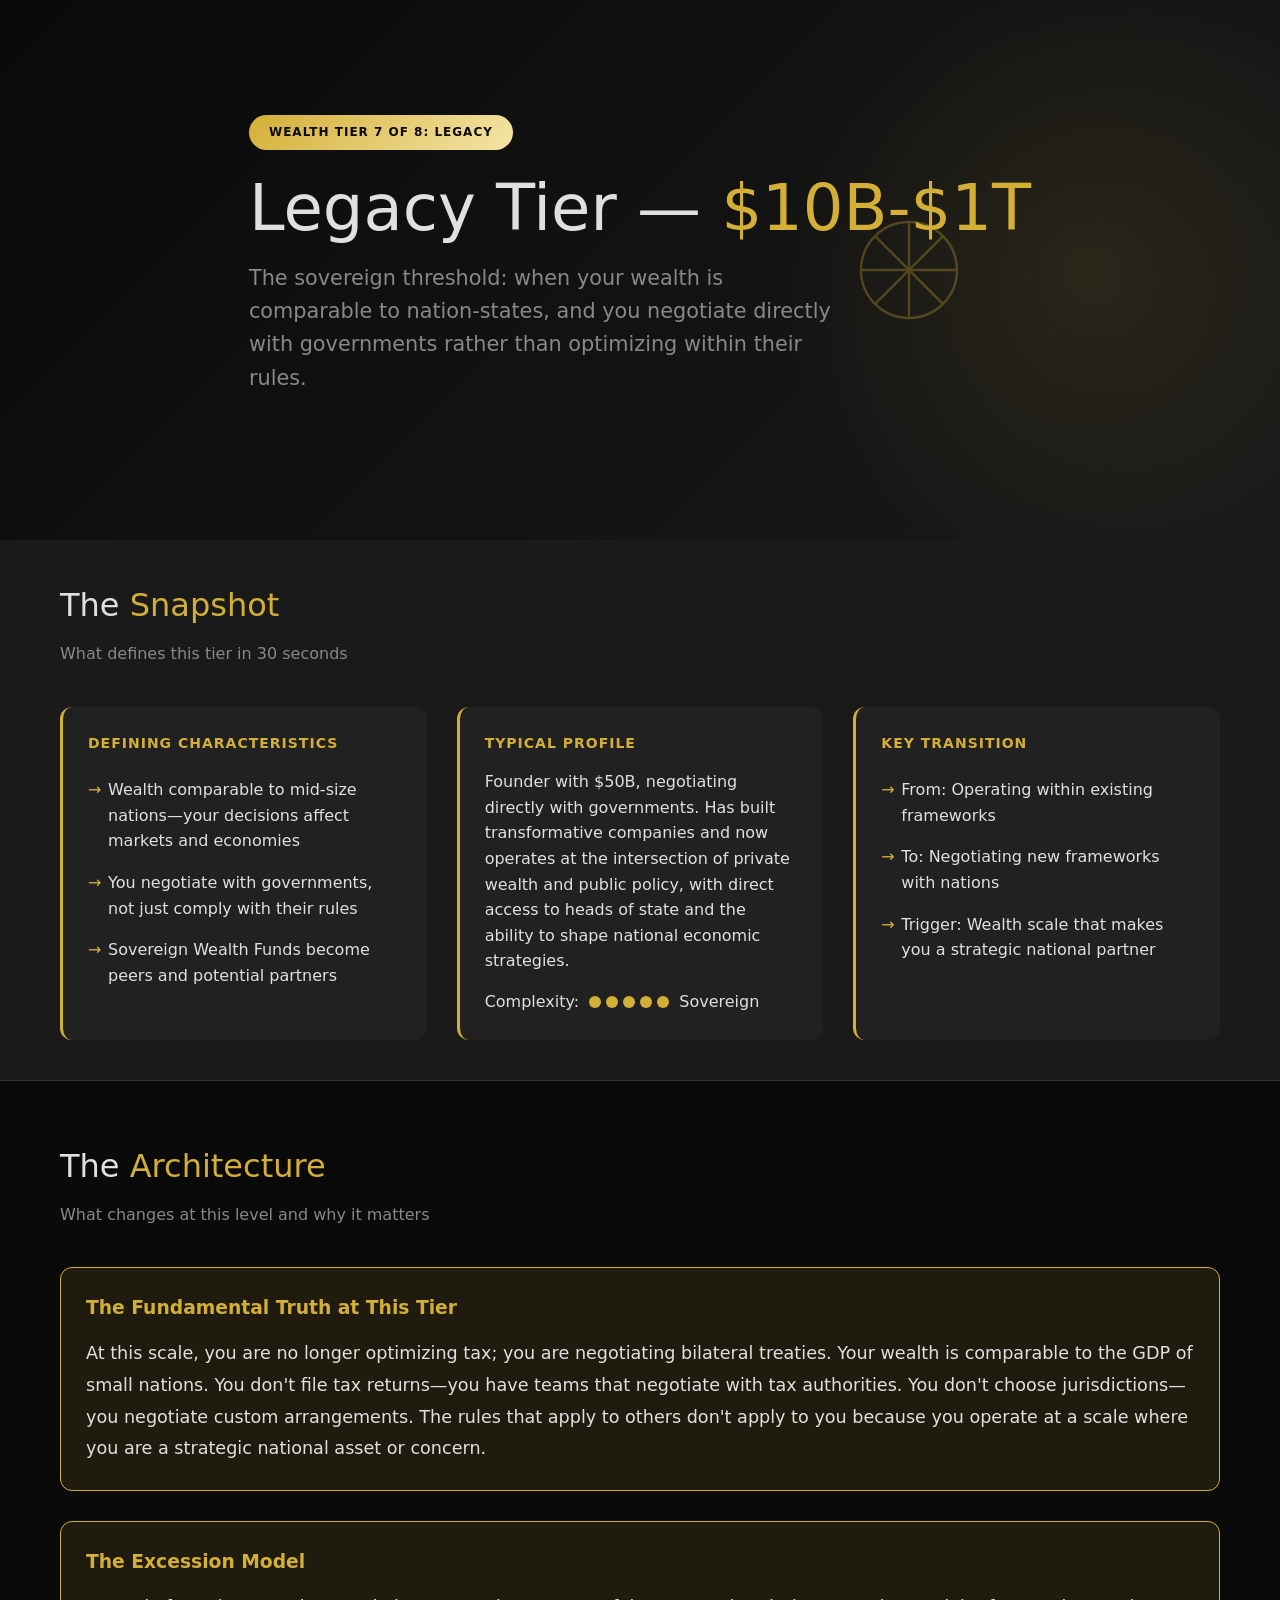
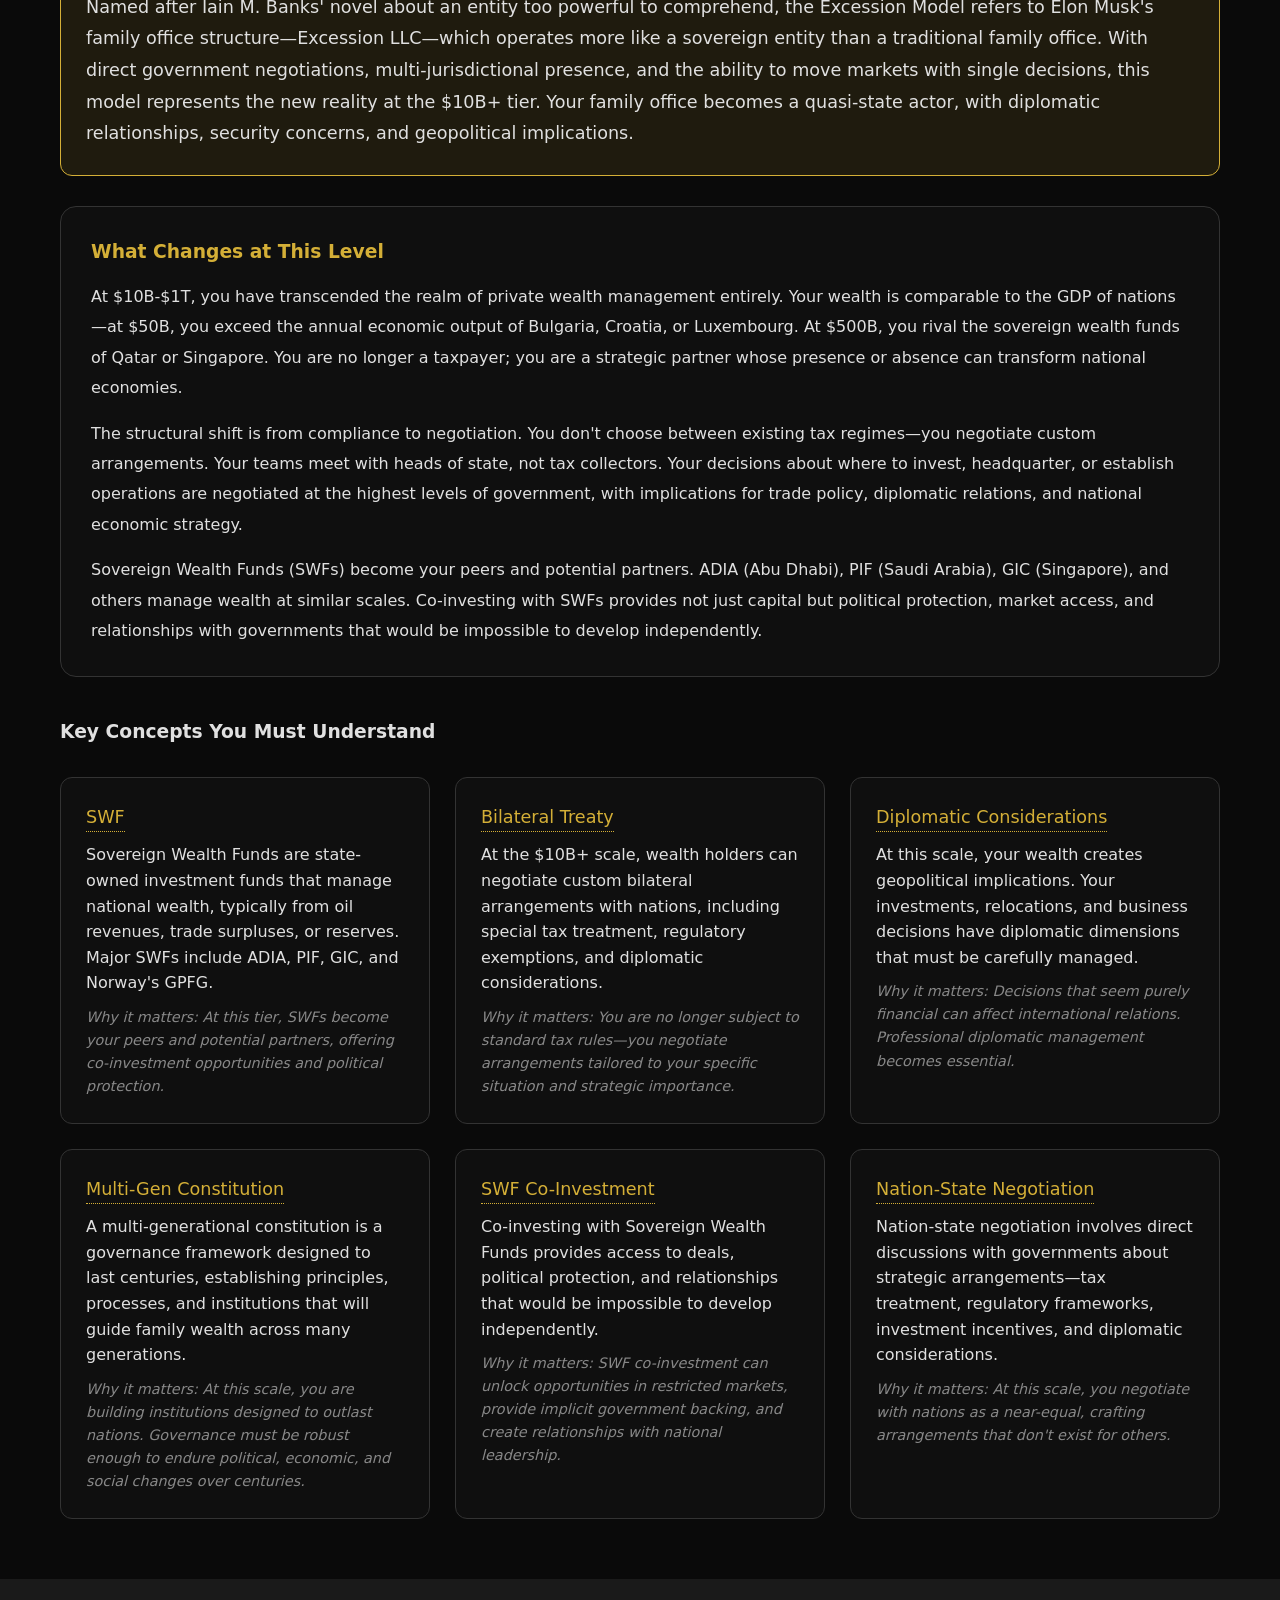
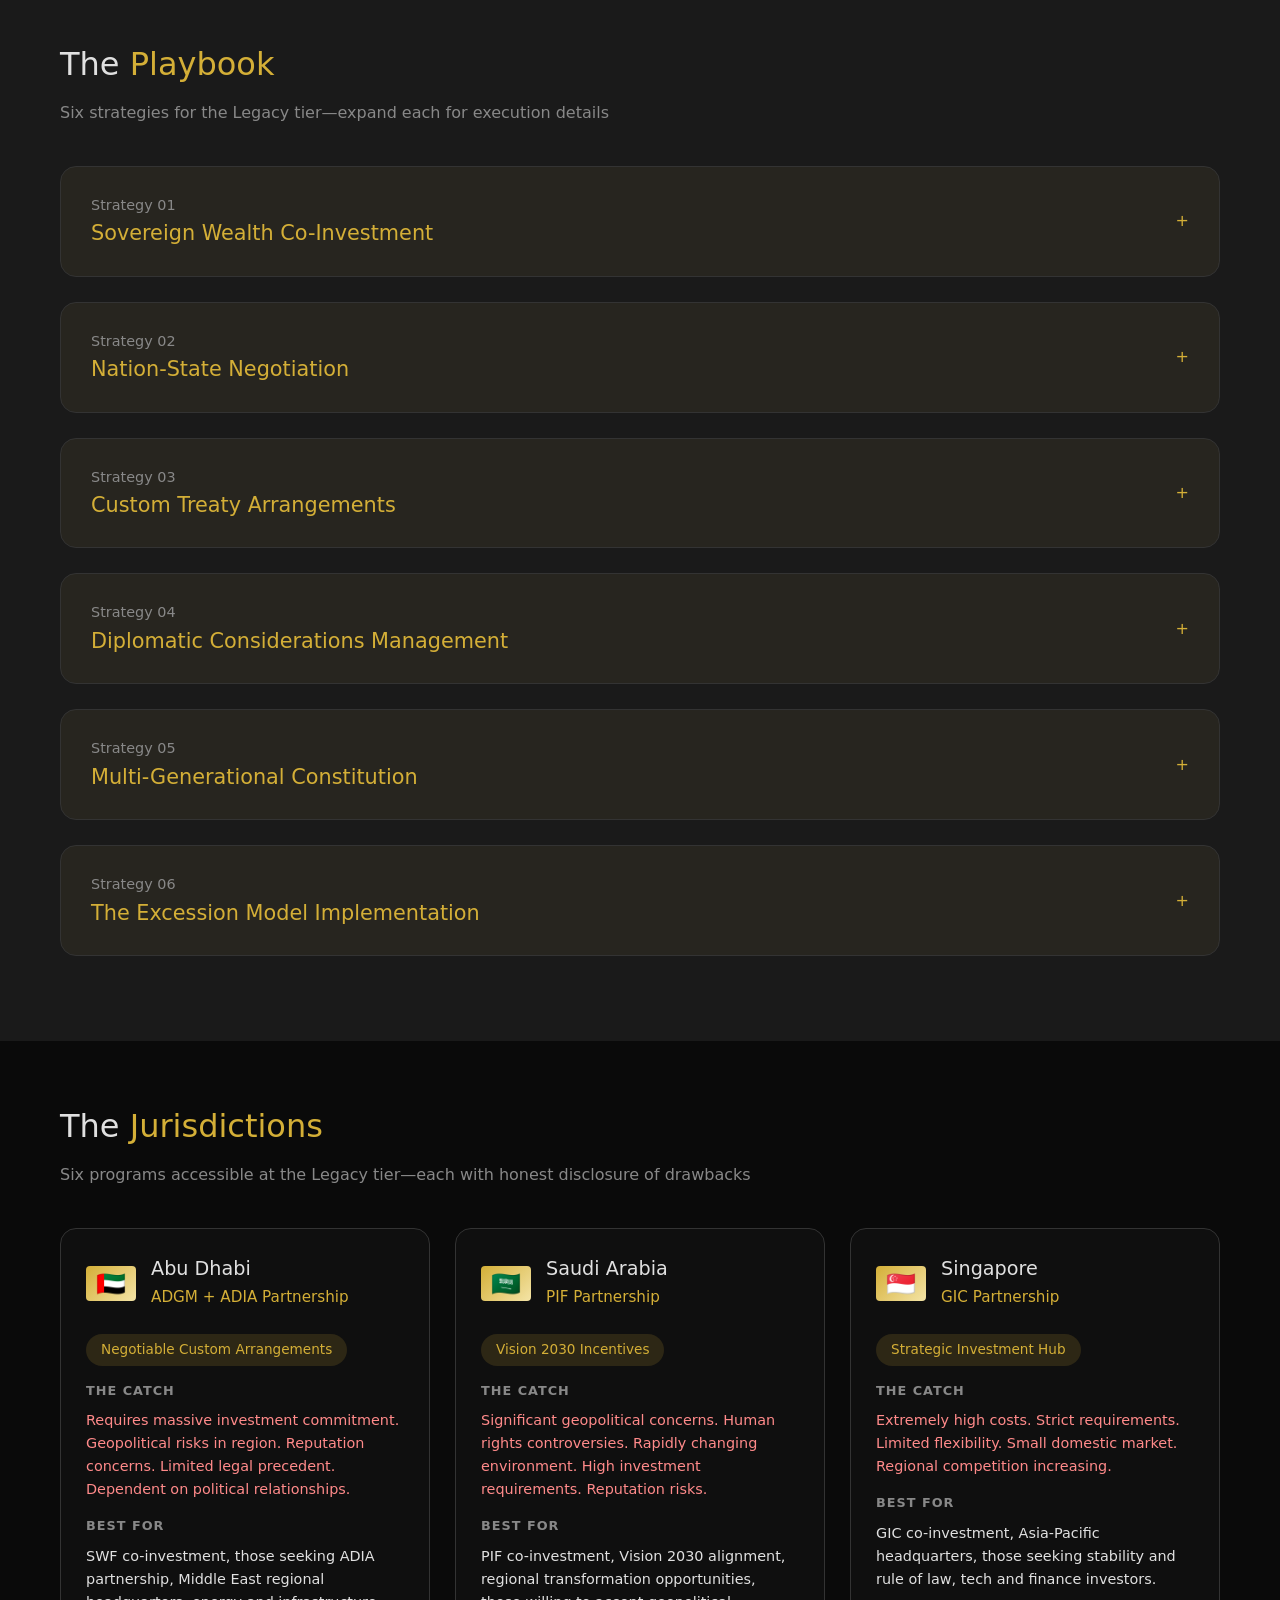
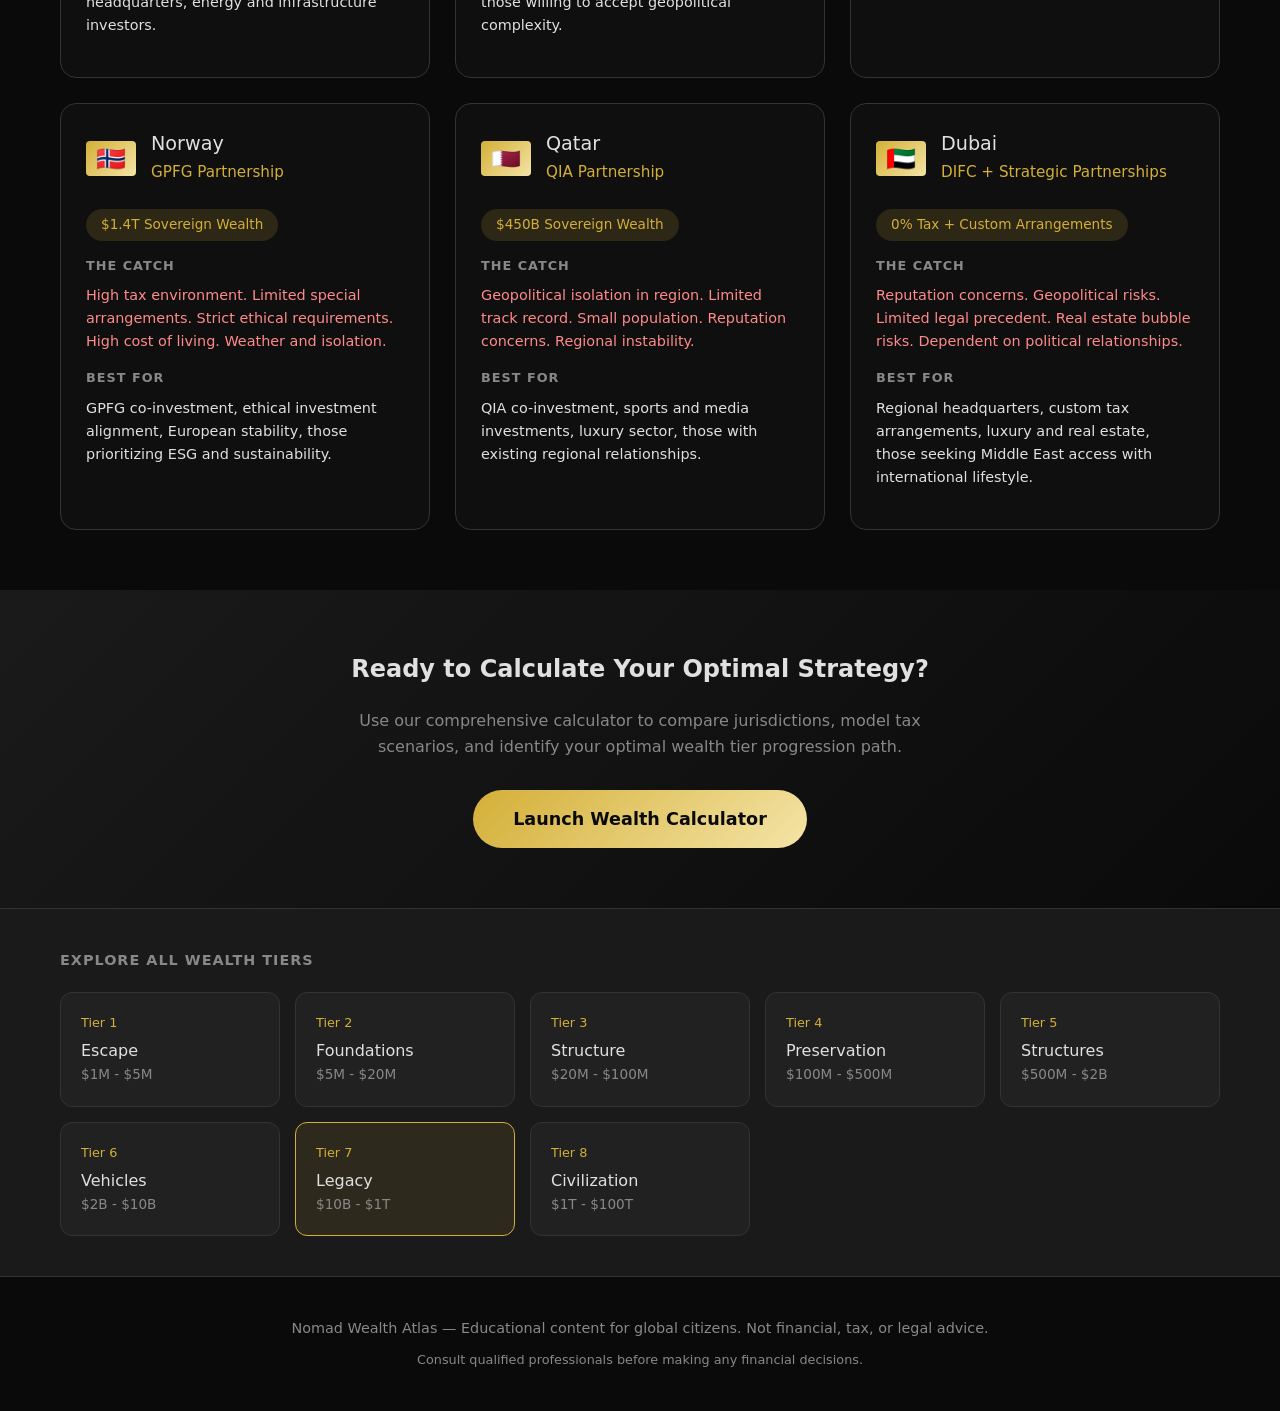
<file: 07-legacy.html>
<!DOCTYPE html>
<html lang="en">
<head>
    <meta charset="UTF-8">
    <meta name="viewport" content="width=device-width, initial-scale=1.0">
    <title>Legacy Tier — $10B-$1T | Nomad Wealth Atlas</title>
    <meta name="description" content="Wealth Tier 7 of 8: Legacy strategies for $10B-$1T. Sovereign wealth co-investment, nation-state negotiations, custom treaty arrangements, and the Excession Model.">
    <script type="application/ld+json">
    {
        "@context": "https://schema.org",
        "@type": "Article",
        "headline": "Legacy Tier — $10B-$1T: Sovereign-Scale Wealth & Nation-State Negotiations",
        "description": "Wealth Tier 7 of 8: Legacy strategies for $10B-$1T. Sovereign wealth co-investment, nation-state negotiations, custom treaty arrangements, and the Excession Model.",
        "author": {"@type": "Organization", "name": "Nomad Wealth Atlas"},
        "publisher": {"@type": "Organization", "name": "Nomad Wealth Atlas"}
    }
    </script>
    <script type="application/ld+json">
    {
        "@context": "https://schema.org",
        "@type": "FAQPage",
        "mainEntity": [
            {"@type": "Question", "name": "What is the Excession Model?", "acceptedAnswer": {"@type": "Answer", "text": "The Excession Model refers to Elon Musk's family office structure, which operates more like a sovereign entity than a traditional family office, with direct government negotiations and multi-jurisdictional presence."}},
            {"@type": "Question", "name": "What are SWFs?", "acceptedAnswer": {"@type": "Answer", "text": "Sovereign Wealth Funds (SWFs) are state-owned investment funds that invest in real and financial assets such as stocks, bonds, real estate, and precious metals."}},
            {"@type": "Question", "name": "What is custom treaty arrangement?", "acceptedAnswer": {"@type": "Answer", "text": "At the $10B+ scale, wealth holders can negotiate custom bilateral arrangements with nations, including special tax treatment, regulatory exemptions, and diplomatic considerations."}}
        ]
    }
    </script>
    <style>
        :root{--gold:#d4af37;--gold-light:#f4e4a6;--dark:#0a0a0a;--dark-2:#1a1a1a;--text:#e0e0e0;--muted:#888;--accent:#2d5a27}
        *{margin:0;padding:0;box-sizing:border-box}
        body{font-family:'Segoe UI',system-ui,sans-serif;background:var(--dark);color:var(--text);line-height:1.6}
        .container{max-width:1200px;margin:0 auto;padding:0 20px}
        .hero{min-height:60vh;display:flex;align-items:center;background:linear-gradient(135deg,var(--dark)0%,var(--dark-2)100%);position:relative;overflow:hidden}
        .hero::before{content:'';position:absolute;top:0;right:0;width:50%;height:100%;background:radial-gradient(circle at 70% 50%,rgba(212,175,55,0.1)0%,transparent 60%)}
        .hero-content{position:relative;z-index:1}
        .tier-badge{display:inline-block;background:linear-gradient(135deg,var(--gold),var(--gold-light));color:var(--dark);padding:8px 20px;border-radius:20px;font-size:12px;font-weight:700;text-transform:uppercase;letter-spacing:1px;margin-bottom:20px}
        .hero h1{font-size:clamp(2.5rem,5vw,4rem);font-weight:300;margin-bottom:15px;line-height:1.2}
        .hero h1 span{color:var(--gold);font-weight:500}
        .hero-subtitle{font-size:1.3rem;color:var(--muted);max-width:600px;margin-bottom:30px}
        .tier-icon{width:120px;height:120px;position:absolute;right:10%;top:50%;transform:translateY(-50%);opacity:0.3}
        .snapshot{background:var(--dark-2);padding:40px 0;border-bottom:1px solid #333}
        .snapshot-grid{display:grid;grid-template-columns:repeat(auto-fit,minmax(300px,1fr));gap:30px;margin-top:20px}
        .snapshot-card{background:rgba(255,255,255,0.03);padding:25px;border-radius:12px;border-left:3px solid var(--gold)}
        .snapshot-card h3{color:var(--gold);font-size:14px;text-transform:uppercase;letter-spacing:1px;margin-bottom:15px}
        .snapshot-card ul{list-style:none}
        .snapshot-card li{padding:8px 0;padding-left:20px;position:relative}
        .snapshot-card li::before{content:'→';position:absolute;left:0;color:var(--gold)}
        .complexity-indicator{display:flex;align-items:center;gap:10px;margin-top:15px}
        .complexity-dots{display:flex;gap:5px}
        .dot{width:12px;height:12px;border-radius:50%;background:#333}
        .dot.active{background:var(--gold)}
        .architecture{padding:60px 0}
        .section-title{font-size:2rem;font-weight:300;margin-bottom:10px}
        .section-title span{color:var(--gold)}
        .section-subtitle{color:var(--muted);margin-bottom:40px}
        .concept-grid{display:grid;grid-template-columns:repeat(auto-fit,minmax(350px,1fr));gap:25px;margin-top:30px}
        .concept-card{background:rgba(255,255,255,0.02);padding:25px;border-radius:12px;border:1px solid #333;transition:all 0.3s}
        .concept-card:hover{border-color:var(--gold);transform:translateY(-3px)}
        .concept-term{color:var(--gold);font-size:1.1rem;font-weight:500;margin-bottom:10px}
        .concept-def{color:var(--text);margin-bottom:10px}
        .concept-why{color:var(--muted);font-size:0.9rem;font-style:italic}
        .playbook{padding:60px 0;background:var(--dark-2)}
        .strategy-card{background:rgba(255,255,255,0.02);border-radius:16px;margin-bottom:25px;overflow:hidden;border:1px solid #333}
        .strategy-header{padding:25px 30px;background:rgba(212,175,55,0.05);cursor:pointer;display:flex;justify-content:space-between;align-items:center;transition:all 0.3s}
        .strategy-header:hover{background:rgba(212,175,55,0.1)}
        .strategy-header h3{color:var(--gold);font-size:1.3rem;font-weight:500}
        .strategy-number{color:var(--muted);font-size:0.9rem}
        .strategy-content{padding:30px;display:none}
        .strategy-content.active{display:block}
        .strategy-section{margin-bottom:25px}
        .strategy-section h4{color:var(--gold-light);font-size:1rem;text-transform:uppercase;letter-spacing:1px;margin-bottom:12px}
        .strategy-section p{color:var(--text);line-height:1.8}
        .strategy-section ul{list-style:none;padding-left:0}
        .strategy-section li{padding:8px 0;padding-left:25px;position:relative}
        .strategy-section li::before{content:'•';position:absolute;left:10px;color:var(--gold)}
        .risk-warning{background:rgba(180,50,50,0.1);border-left:3px solid #b43232;padding:15px 20px;border-radius:0 8px 8px 0;margin-top:15px}
        .risk-warning strong{color:#ff6b6b}
        .case-study{background:rgba(45,90,39,0.1);border-left:3px solid var(--accent);padding:20px;border-radius:0 8px 8px 0;margin-top:20px}
        .case-study h4{color:var(--accent);margin-bottom:10px}
        .jurisdictions{padding:60px 0}
        .jurisdiction-grid{display:grid;grid-template-columns:repeat(auto-fit,minmax(320px,1fr));gap:25px;margin-top:30px}
        .jurisdiction-card{background:rgba(255,255,255,0.02);border-radius:16px;padding:25px;border:1px solid #333;transition:all 0.3s}
        .jurisdiction-card:hover{border-color:var(--gold);transform:translateY(-5px)}
        .jurisdiction-header{display:flex;align-items:center;gap:15px;margin-bottom:20px}
        .flag{width:50px;height:35px;background:linear-gradient(135deg,var(--gold),var(--gold-light));border-radius:4px;display:flex;align-items:center;justify-content:center;font-size:1.5rem}
        .jurisdiction-name{font-size:1.2rem;font-weight:500}
        .regime-name{color:var(--gold);font-size:0.95rem;margin-bottom:5px}
        .rate-tag{display:inline-block;background:rgba(212,175,55,0.15);color:var(--gold);padding:5px 15px;border-radius:20px;font-size:0.85rem;font-weight:500;margin-bottom:15px}
        .catch-section,.bestfor-section{margin-bottom:15px}
        .catch-section h4,.bestfor-section h4{font-size:0.8rem;text-transform:uppercase;letter-spacing:1px;color:var(--muted);margin-bottom:8px}
        .catch-section p{color:#ff8a8a;font-size:0.9rem}
        .bestfor-section p{color:var(--text);font-size:0.9rem}
        .navigation{background:var(--dark-2);padding:40px 0;border-top:1px solid #333}
        .nav-grid{display:grid;grid-template-columns:repeat(auto-fit,minmax(200px,1fr));gap:15px;margin-top:20px}
        .nav-card{background:rgba(255,255,255,0.03);padding:20px;border-radius:12px;text-decoration:none;color:var(--text);border:1px solid #333;transition:all 0.3s}
        .nav-card:hover{border-color:var(--gold);background:rgba(212,175,55,0.05)}
        .nav-card.current{border-color:var(--gold);background:rgba(212,175,55,0.1)}
        .nav-card .tier-num{color:var(--gold);font-size:0.8rem}
        .nav-card .tier-name{font-weight:500;margin-top:5px}
        .nav-card .tier-range{color:var(--muted);font-size:0.85rem}
        .tooltip{position:relative;display:inline-block;border-bottom:1px dotted var(--gold);cursor:help}
        .tooltip:hover::after{content:attr(data-tooltip);position:absolute;bottom:125%;left:50%;transform:translateX(-50%);background:var(--dark-2);color:var(--text);padding:10px 15px;border-radius:8px;border:1px solid var(--gold);white-space:nowrap;z-index:100;font-size:0.85rem}
        .cta-section{padding:60px 0;text-align:center;background:linear-gradient(135deg,var(--dark-2)0%,var(--dark)100%)}
        .cta-button{display:inline-block;background:linear-gradient(135deg,var(--gold),var(--gold-light));color:var(--dark);padding:15px 40px;border-radius:30px;text-decoration:none;font-weight:600;font-size:1.1rem;transition:all 0.3s}
        .cta-button:hover{transform:translateY(-3px);box-shadow:0 10px 30px rgba(212,175,55,0.3)}
        .highlight-box{background:rgba(212,175,55,0.1);border:1px solid var(--gold);border-radius:12px;padding:25px;margin:30px 0}
        .highlight-box h3{color:var(--gold);margin-bottom:15px}
        @media(max-width:768px){.tier-icon{display:none}.concept-grid,.jurisdiction-grid{grid-template-columns:1fr}}
    </style>
</head>
<body>
    <section class="hero">
        <div class="container hero-content">
            <span class="tier-badge">Wealth Tier 7 of 8: Legacy</span>
            <h1>Legacy Tier — <span>$10B-$1T</span></h1>
            <p class="hero-subtitle">The sovereign threshold: when your wealth is comparable to nation-states, and you negotiate directly with governments rather than optimizing within their rules.</p>
            <svg class="tier-icon" viewBox="0 0 100 100" fill="none" stroke="currentColor" stroke-width="2">
                <circle cx="50" cy="50" r="40" stroke="#d4af37"/>
                <path d="M50 10 L50 90" stroke="#d4af37"/>
                <path d="M10 50 L90 50" stroke="#d4af37"/>
                <path d="M22 22 L78 78" stroke="#d4af37"/>
                <path d="M78 22 L22 78" stroke="#d4af37"/>
            </svg>
        </div>
    </section>

    <section class="snapshot">
        <div class="container">
            <h2 class="section-title">The <span>Snapshot</span></h2>
            <p class="section-subtitle">What defines this tier in 30 seconds</p>
            <div class="snapshot-grid">
                <div class="snapshot-card">
                    <h3>Defining Characteristics</h3>
                    <ul>
                        <li>Wealth comparable to mid-size nations—your decisions affect markets and economies</li>
                        <li>You negotiate with governments, not just comply with their rules</li>
                        <li>Sovereign Wealth Funds become peers and potential partners</li>
                    </ul>
                </div>
                <div class="snapshot-card">
                    <h3>Typical Profile</h3>
                    <p style="margin-bottom:15px">Founder with $50B, negotiating directly with governments. Has built transformative companies and now operates at the intersection of private wealth and public policy, with direct access to heads of state and the ability to shape national economic strategies.</p>
                    <div class="complexity-indicator">
                        <span>Complexity:</span>
                        <div class="complexity-dots">
                            <div class="dot active"></div>
                            <div class="dot active"></div>
                            <div class="dot active"></div>
                            <div class="dot active"></div>
                            <div class="dot active"></div>
                        </div>
                        <span>Sovereign</span>
                    </div>
                </div>
                <div class="snapshot-card">
                    <h3>Key Transition</h3>
                    <ul>
                        <li>From: Operating within existing frameworks</li>
                        <li>To: Negotiating new frameworks with nations</li>
                        <li>Trigger: Wealth scale that makes you a strategic national partner</li>
                    </ul>
                </div>
            </div>
        </div>
    </section>

    <section class="architecture">
        <div class="container">
            <h2 class="section-title">The <span>Architecture</span></h2>
            <p class="section-subtitle">What changes at this level and why it matters</p>
            
            <div class="highlight-box">
                <h3>The Fundamental Truth at This Tier</h3>
                <p style="font-size:1.1rem;line-height:1.8">At this scale, you are no longer optimizing tax; you are negotiating bilateral treaties. Your wealth is comparable to the GDP of small nations. You don't file tax returns—you have teams that negotiate with tax authorities. You don't choose jurisdictions—you negotiate custom arrangements. The rules that apply to others don't apply to you because you operate at a scale where you are a strategic national asset or concern.</p>
            </div>

            <div class="highlight-box">
                <h3>The Excession Model</h3>
                <p style="font-size:1.1rem;line-height:1.8">Named after Iain M. Banks' novel about an entity too powerful to comprehend, the Excession Model refers to Elon Musk's family office structure—Excession LLC—which operates more like a sovereign entity than a traditional family office. With direct government negotiations, multi-jurisdictional presence, and the ability to move markets with single decisions, this model represents the new reality at the $10B+ tier. Your family office becomes a quasi-state actor, with diplomatic relationships, security concerns, and geopolitical implications.</p>
            </div>
            
            <div style="background:rgba(255,255,255,0.02);padding:30px;border-radius:16px;margin-bottom:40px;border:1px solid #333">
                <h3 style="color:var(--gold);margin-bottom:15px">What Changes at This Level</h3>
                <p style="line-height:1.9;color:var(--text)">At $10B-$1T, you have transcended the realm of private wealth management entirely. Your wealth is comparable to the GDP of nations—at $50B, you exceed the annual economic output of Bulgaria, Croatia, or Luxembourg. At $500B, you rival the sovereign wealth funds of Qatar or Singapore. You are no longer a taxpayer; you are a strategic partner whose presence or absence can transform national economies.</p>
                <p style="line-height:1.9;color:var(--text);margin-top:15px">The structural shift is from compliance to negotiation. You don't choose between existing tax regimes—you negotiate custom arrangements. Your teams meet with heads of state, not tax collectors. Your decisions about where to invest, headquarter, or establish operations are negotiated at the highest levels of government, with implications for trade policy, diplomatic relations, and national economic strategy.</p>
                <p style="line-height:1.9;color:var(--text);margin-top:15px">Sovereign Wealth Funds (SWFs) become your peers and potential partners. ADIA (Abu Dhabi), PIF (Saudi Arabia), GIC (Singapore), and others manage wealth at similar scales. Co-investing with SWFs provides not just capital but political protection, market access, and relationships with governments that would be impossible to develop independently.</p>
            </div>

            <h3 style="margin-bottom:20px">Key Concepts You Must Understand</h3>
            <div class="concept-grid">
                <div class="concept-card">
                    <div class="concept-term"><span class="tooltip" data-tooltip="Sovereign Wealth Fund: State-owned investment fund managing national wealth">SWF</span></div>
                    <div class="concept-def">Sovereign Wealth Funds are state-owned investment funds that manage national wealth, typically from oil revenues, trade surpluses, or reserves. Major SWFs include ADIA, PIF, GIC, and Norway's GPFG.</div>
                    <div class="concept-why">Why it matters: At this tier, SWFs become your peers and potential partners, offering co-investment opportunities and political protection.</div>
                </div>
                <div class="concept-card">
                    <div class="concept-term"><span class="tooltip" data-tooltip="Bilateral Treaty: Agreement between two nations that can include custom provisions for wealth holders">Bilateral Treaty</span></div>
                    <div class="concept-def">At the $10B+ scale, wealth holders can negotiate custom bilateral arrangements with nations, including special tax treatment, regulatory exemptions, and diplomatic considerations.</div>
                    <div class="concept-why">Why it matters: You are no longer subject to standard tax rules—you negotiate arrangements tailored to your specific situation and strategic importance.</div>
                </div>
                <div class="concept-card">
                    <div class="concept-term"><span class="tooltip" data-tooltip="Diplomatic Considerations: Your wealth creates geopolitical implications requiring diplomatic management">Diplomatic Considerations</span></div>
                    <div class="concept-def">At this scale, your wealth creates geopolitical implications. Your investments, relocations, and business decisions have diplomatic dimensions that must be carefully managed.</div>
                    <div class="concept-why">Why it matters: Decisions that seem purely financial can affect international relations. Professional diplomatic management becomes essential.</div>
                </div>
                <div class="concept-card">
                    <div class="concept-term"><span class="tooltip" data-tooltip="Multi-Generational Constitution: Governance framework designed to last centuries">Multi-Gen Constitution</span></div>
                    <div class="concept-def">A multi-generational constitution is a governance framework designed to last centuries, establishing principles, processes, and institutions that will guide family wealth across many generations.</div>
                    <div class="concept-why">Why it matters: At this scale, you are building institutions designed to outlast nations. Governance must be robust enough to endure political, economic, and social changes over centuries.</div>
                </div>
                <div class="concept-card">
                    <div class="concept-term"><span class="tooltip" data-tooltip="Co-Investment: Partnering with SWFs on major investment opportunities">SWF Co-Investment</span></div>
                    <div class="concept-def">Co-investing with Sovereign Wealth Funds provides access to deals, political protection, and relationships that would be impossible to develop independently.</div>
                    <div class="concept-why">Why it matters: SWF co-investment can unlock opportunities in restricted markets, provide implicit government backing, and create relationships with national leadership.</div>
                </div>
                <div class="concept-card">
                    <div class="concept-term"><span class="tooltip" data-tooltip="Nation-State Negotiation: Direct discussions with governments about strategic arrangements">Nation-State Negotiation</span></div>
                    <div class="concept-def">Nation-state negotiation involves direct discussions with governments about strategic arrangements—tax treatment, regulatory frameworks, investment incentives, and diplomatic considerations.</div>
                    <div class="concept-why">Why it matters: At this scale, you negotiate with nations as a near-equal, crafting arrangements that don't exist for others.</div>
                </div>
            </div>
        </div>
    </section>

    <section class="playbook">
        <div class="container">
            <h2 class="section-title">The <span>Playbook</span></h2>
            <p class="section-subtitle">Six strategies for the Legacy tier—expand each for execution details</p>

            <div class="strategy-card">
                <div class="strategy-header" onclick="this.nextElementSibling.classList.toggle('active')">
                    <div>
                        <span class="strategy-number">Strategy 01</span>
                        <h3>Sovereign Wealth Co-Investment</h3>
                    </div>
                    <span style="color:var(--gold)">+</span>
                </div>
                <div class="strategy-content">
                    <div class="strategy-section">
                        <h4>The Concept</h4>
                        <p>Co-investing with Sovereign Wealth Funds provides access to deals, political protection, and relationships that would be impossible to develop independently. SWFs like ADIA (Abu Dhabi), PIF (Saudi Arabia), GIC (Singapore), and QIA (Qatar) manage hundreds of billions and seek partners for major transactions. Co-investment with them provides not just capital but implicit government backing and access to markets that might otherwise be restricted.</p>
                    </div>
                    <div class="strategy-section">
                        <h4>The Execution</h4>
                        <ul>
                            <li>Identify target SWFs: those with aligned investment focus, geographic interests, and partnership approach</li>
                            <li>Develop relationships: attend SWF conferences, engage through intermediaries, build personal connections with leadership</li>
                            <li>Demonstrate value: what do you bring beyond capital—deal flow, expertise, technology, market access?</li>
                            <li>Structure co-investment vehicles: joint ventures, parallel funds, or direct co-investments in specific deals</li>
                            <li>Navigate geopolitical considerations: understand the political implications of partnering with specific SWFs</li>
                            <li>Maintain independence: co-invest without becoming dependent on any single SWF partner</li>
                        </ul>
                    </div>
                    <div class="risk-warning">
                        <strong>Risk Warning:</strong> SWF partnerships carry geopolitical risks. Partnering with certain SWFs may create conflicts with other nations or stakeholders. Ensure you understand the political implications and maintain relationships across diverse partners.
                    </div>
                    <div class="case-study">
                        <h4>Case Study: The Tech-SWF Partnership</h4>
                        <p>A technology founder with $35B established co-investment partnerships with three major SWFs: ADIA for global infrastructure, GIC for Asian technology, and PIF for Middle East expansion. Over five years, these partnerships deployed $15B in co-investments across data centers, renewable energy, and emerging market technology ventures. The partnerships provided not just capital but regulatory support in key markets, enabling market entry that would have been impossible independently. Returns have exceeded standalone investments by 3% annually, attributed to preferential deal access and regulatory support.</p>
                    </div>
                </div>
            </div>

            <div class="strategy-card">
                <div class="strategy-header" onclick="this.nextElementSibling.classList.toggle('active')">
                    <div>
                        <span class="strategy-number">Strategy 02</span>
                        <h3>Nation-State Negotiation</h3>
                    </div>
                    <span style="color:var(--gold)">+</span>
                </div>
                <div class="strategy-content">
                    <div class="strategy-section">
                        <h4>The Concept</h4>
                        <p>At this scale, you negotiate directly with governments about strategic arrangements—tax treatment, regulatory frameworks, investment incentives, and diplomatic considerations. These negotiations occur at the highest levels: heads of state, finance ministers, and central bank governors. The arrangements you negotiate don't exist in any tax code—they are custom agreements reflecting your strategic importance to the nation.</p>
                    </div>
                    <div class="strategy-section">
                        <h4>The Execution</h4>
                        <ul>
                            <li>Identify strategic value: what can you offer the nation—jobs, technology, investment, expertise?</li>
                            <li>Engage at the highest levels: meetings with heads of state, not tax collectors</li>
                            <li>Develop comprehensive proposals: tax treatment, regulatory framework, investment commitments, timeline</li>
                            <li>Negotiate with multiple nations: create competition for your presence and investment</li>
                            <li>Document arrangements carefully: ensure agreements are legally binding and enforceable</li>
                            <li>Maintain relationships: nation-state negotiations are ongoing, not one-time events</li>
                        </ul>
                    </div>
                    <div class="risk-warning">
                        <strong>Risk Warning:</strong> Nation-state negotiations are complex and politically sensitive. Arrangements can be challenged, modified, or revoked with changes in government. Ensure you have exit strategies and don't become overly dependent on any single nation's favorable treatment.
                    </div>
                    <div class="case-study">
                        <h4>Case Study: The Headquarters Negotiation</h4>
                        <p>A founder with $60B negotiated the relocation of their company's headquarters across three nations over five years. Each negotiation involved heads of state and resulted in custom arrangements: tax treatment, regulatory exemptions, infrastructure commitments, and even diplomatic support. The final arrangement included a 15-year tax holiday, regulatory sandbox status for new ventures, and government co-investment in local operations. In exchange, the company committed to 10,000 local jobs and $5B in local investment. The negotiations required teams of lawyers, lobbyists, and former government officials on three continents.</p>
                    </div>
                </div>
            </div>

            <div class="strategy-card">
                <div class="strategy-header" onclick="this.nextElementSibling.classList.toggle('active')">
                    <div>
                        <span class="strategy-number">Strategy 03</span>
                        <h3>Custom Treaty Arrangements</h3>
                    </div>
                    <span style="color:var(--gold)">+</span>
                </div>
                <div class="strategy-content">
                    <div class="strategy-section">
                        <h4>The Concept</h4>
                        <p>At the $10B+ scale, you can negotiate custom treaty arrangements that don't exist for others. These may include: special tax rates, regulatory exemptions, diplomatic protections, and even treaty-like status for your entities. Such arrangements require demonstrating strategic value to the nation and navigating complex legal and diplomatic processes. The result is a bespoke framework that exists nowhere in published law.</p>
                    </div>
                    <div class="strategy-section">
                        <h4>The Execution</h4>
                        <ul>
                            <li>Demonstrate strategic importance: why does the nation need you more than you need them?</li>
                            <li>Engage diplomatic channels: foreign ministries, economic ministries, not just tax authorities</li>
                            <li>Develop comprehensive proposals: specific arrangements, mutual commitments, enforcement mechanisms</li>
                            <li>Navigate legislative processes: some arrangements require legislative approval or treaty ratification</li>
                            <li>Ensure international coordination: custom arrangements in one nation may affect treatment in others</li>
                            <li>Plan for longevity: ensure arrangements survive changes in government and economic conditions</li>
                        </ul>
                    </div>
                    <div class="risk-warning">
                        <strong>Risk Warning:</strong> Custom treaty arrangements face significant political and legal risks. They may be challenged domestically, internationally, or by successor governments. Ensure robust legal documentation and maintain relationships across the political spectrum.
                    </div>
                    <div class="case-study">
                        <h4>Case Study: The Bilateral Framework</h4>
                        <p>A family with $45B in assets negotiated a comprehensive bilateral framework with a Middle Eastern nation. The arrangement included: zero personal and corporate taxation for 30 years, regulatory exemptions for financial services, diplomatic passport for family principals, and government co-investment in local ventures. In exchange, the family committed to: establishing regional headquarters, investing $2B locally over 10 years, and providing technology transfer for strategic industries. The agreement required legislative approval and has survived one change in government due to strong bipartisan support for the economic development it enabled.</p>
                    </div>
                </div>
            </div>

            <div class="strategy-card">
                <div class="strategy-header" onclick="this.nextElementSibling.classList.toggle('active')">
                    <div>
                        <span class="strategy-number">Strategy 04</span>
                        <h3>Diplomatic Considerations Management</h3>
                    </div>
                    <span style="color:var(--gold)">+</span>
                </div>
                <div class="strategy-content">
                    <div class="strategy-section">
                        <h4>The Concept</h4>
                        <p>At this scale, your wealth creates geopolitical implications. Your investments, relocations, and business decisions have diplomatic dimensions that must be carefully managed. A decision to invest in one nation may be seen as a snub to another. Relocating your residence or headquarters can affect trade relationships. Your public statements can move markets and influence elections. Professional diplomatic management becomes essential.</p>
                    </div>
                    <div class="strategy-section">
                        <h4>The Execution</h4>
                        <ul>
                            <li>Build diplomatic capabilities: hire former diplomats, establish government relations teams</li>
                            <li>Maintain relationships across the political spectrum: don't become identified with single parties or leaders</li>
                            <li>Consider geopolitical implications: how will decisions be perceived by other nations and stakeholders?</li>
                            <li>Engage with international organizations: UN, World Bank, IMF—your voice carries weight</li>
                            <li>Manage public communications: statements that seem purely business can have diplomatic consequences</li>
                            <li>Plan for crises: how will you respond if your wealth becomes a political issue?</li>
                        </ul>
                    </div>
                    <div class="risk-warning">
                        <strong>Risk Warning:</strong> Diplomatic missteps at this scale can have severe consequences—frozen assets, regulatory retaliation, even personal security risks. Professional diplomatic advice is not optional; it is essential for survival at this tier.
                    </div>
                    <div class="case-study">
                        <h4>Case Study: The Geopolitical Navigation</h4>
                        <p>A founder with $80B faced a geopolitical crisis when their expansion into a contested region was criticized by multiple governments. Their diplomatic team engaged with all relevant parties, clarified that the investment was purely commercial, and negotiated a framework that satisfied competing interests. The resolution required: public statements emphasizing commercial neutrality, commitments to invest in all relevant markets, and establishment of a regional advisory board with representatives from all stakeholder nations. The crisis was resolved without asset freezes or regulatory retaliation, though the process took 18 months and cost $50M in advisory fees.</p>
                    </div>
                </div>
            </div>

            <div class="strategy-card">
                <div class="strategy-header" onclick="this.nextElementSibling.classList.toggle('active')">
                    <div>
                        <span class="strategy-number">Strategy 05</span>
                        <h3>Multi-Generational Constitution</h3>
                    </div>
                    <span style="color:var(--gold)">+</span>
                </div>
                <div class="strategy-content">
                    <div class="strategy-section">
                        <h4>The Concept</h4>
                        <p>A multi-generational constitution is a governance framework designed to last centuries, establishing principles, processes, and institutions that will guide family wealth across many generations. At this scale, you are building institutions designed to outlast nations. The constitution must be robust enough to endure political, economic, and social changes over centuries while remaining adaptable to circumstances that cannot be predicted.</p>
                    </div>
                    <div class="strategy-section">
                        <h4>The Execution</h4>
                        <ul>
                            <li>Articulate enduring principles: what values should guide the family for centuries?</li>
                            <li>Design adaptable institutions: governance structures that can evolve while maintaining core principles</li>
                            <li>Establish succession mechanisms: how will leadership transition across generations?</li>
                            <li>Create amendment processes: how can the constitution itself be changed as circumstances require?</li>
                            <li>Document family history: ensure future generations understand the origins and evolution of the constitution</li>
                            <li>Build in flexibility: constitutions that are too rigid break; those that are too flexible fail to provide guidance</li>
                        </ul>
                    </div>
                    <div class="risk-warning">
                        <strong>Risk Warning:</strong> Multi-generational constitutions are unproven by definition—no constitution has yet guided wealth for centuries in the modern era. Learn from historical examples (Rothschild, Rockefeller) but recognize that your circumstances are unprecedented.
                    </div>
                    <div class="case-study">
                        <h4>Case Study: The Century Constitution</h4>
                        <p>A family with $120B developed a multi-generational constitution designed to guide their wealth for at least 200 years. The constitution establishes: a Family Council with rotating membership across branches, an Investment Committee with independent experts, a Philanthropy Committee with community representation, and a Constitution Council responsible for interpreting and amending the document. Amendment requires 75% approval from all three councils. The constitution articulates core principles (integrity, long-term thinking, social responsibility) while leaving specific strategies to each generation's leadership. The document has been in place for 15 years and has guided two leadership transitions.</p>
                    </div>
                </div>
            </div>

            <div class="strategy-card">
                <div class="strategy-header" onclick="this.nextElementSibling.classList.toggle('active')">
                    <div>
                        <span class="strategy-number">Strategy 06</span>
                        <h3>The Excession Model Implementation</h3>
                    </div>
                    <span style="color:var(--gold)">+</span>
                </div>
                <div class="strategy-content">
                    <div class="strategy-section">
                        <h4>The Concept</h4>
                        <p>The Excession Model, named after Elon Musk's family office structure, represents a new paradigm for wealth management at the sovereign scale. Rather than operating as a traditional family office, the Excession Model operates as a quasi-state entity: multi-jurisdictional presence, direct government negotiations, security considerations, and the ability to move markets with single decisions. This model requires infrastructure that mirrors small governments—diplomatic, security, legal, and communications capabilities.</p>
                    </div>
                    <div class="strategy-section">
                        <h4>The Execution</h4>
                        <ul>
                            <li>Build state-like infrastructure: diplomatic, security, legal, and communications capabilities comparable to small nations</li>
                            <li>Maintain multi-jurisdictional presence: offices, relationships, and influence across multiple nations</li>
                            <li>Develop government relations: teams capable of engaging at head-of-state level</li>
                            <li>Establish security capabilities: physical security, cybersecurity, intelligence, and crisis management</li>
                            <li>Create communications infrastructure: ability to shape narratives and respond to global media</li>
                            <li>Plan for institutional continuity: structures that can survive the loss of any individual, including the founder</li>
                        </ul>
                    </div>
                    <div class="risk-warning">
                        <strong>Risk Warning:</strong> The Excession Model attracts intense scrutiny and can create backlash. Operating like a state without democratic accountability raises legitimate concerns. Ensure your activities are transparent, ethical, and genuinely beneficial to society, or risk regulatory and public relations crises.
                    </div>
                    <div class="case-study">
                        <h4>Case Study: The Excession Structure</h4>
                        <p>A technology founder with $90B implemented an Excession-like structure for managing their wealth and affairs. The organization includes: a Government Relations team with former ambassadors and ministers, a Security division with 200+ personnel, a Legal team of 50+ lawyers across jurisdictions, and a Communications operation capable of global narrative shaping. The structure maintains offices in five countries and has negotiated custom arrangements with three nations. Annual operating cost exceeds $200M, but the structure has enabled: regulatory approvals that would have been impossible otherwise, market access in restricted jurisdictions, and protection against multiple attempted security threats. The founder has begun transitioning leadership to ensure institutional continuity beyond their lifetime.</p>
                    </div>
                </div>
            </div>
        </div>
    </section>

    <section class="jurisdictions">
        <div class="container">
            <h2 class="section-title">The <span>Jurisdictions</span></h2>
            <p class="section-subtitle">Six programs accessible at the Legacy tier—each with honest disclosure of drawbacks</p>

            <div class="jurisdiction-grid">
                <div class="jurisdiction-card">
                    <div class="jurisdiction-header">
                        <div class="flag">🇦🇪</div>
                        <div>
                            <div class="jurisdiction-name">Abu Dhabi</div>
                            <div class="regime-name">ADGM + ADIA Partnership</div>
                        </div>
                    </div>
                    <div class="rate-tag">Negotiable Custom Arrangements</div>
                    <div class="catch-section">
                        <h4>The Catch</h4>
                        <p>Requires massive investment commitment. Geopolitical risks in region. Reputation concerns. Limited legal precedent. Dependent on political relationships.</p>
                    </div>
                    <div class="bestfor-section">
                        <h4>Best For</h4>
                        <p>SWF co-investment, those seeking ADIA partnership, Middle East regional headquarters, energy and infrastructure investors.</p>
                    </div>
                </div>

                <div class="jurisdiction-card">
                    <div class="jurisdiction-header">
                        <div class="flag">🇸🇦</div>
                        <div>
                            <div class="jurisdiction-name">Saudi Arabia</div>
                            <div class="regime-name">PIF Partnership</div>
                        </div>
                    </div>
                    <div class="rate-tag">Vision 2030 Incentives</div>
                    <div class="catch-section">
                        <h4>The Catch</h4>
                        <p>Significant geopolitical concerns. Human rights controversies. Rapidly changing environment. High investment requirements. Reputation risks.</p>
                    </div>
                    <div class="bestfor-section">
                        <h4>Best For</h4>
                        <p>PIF co-investment, Vision 2030 alignment, regional transformation opportunities, those willing to accept geopolitical complexity.</p>
                    </div>
                </div>

                <div class="jurisdiction-card">
                    <div class="jurisdiction-header">
                        <div class="flag">🇸🇬</div>
                        <div>
                            <div class="jurisdiction-name">Singapore</div>
                            <div class="regime-name">GIC Partnership</div>
                        </div>
                    </div>
                    <div class="rate-tag">Strategic Investment Hub</div>
                    <div class="catch-section">
                        <h4>The Catch</h4>
                        <p>Extremely high costs. Strict requirements. Limited flexibility. Small domestic market. Regional competition increasing.</p>
                    </div>
                    <div class="bestfor-section">
                        <h4>Best For</h4>
                        <p>GIC co-investment, Asia-Pacific headquarters, those seeking stability and rule of law, tech and finance investors.</p>
                    </div>
                </div>

                <div class="jurisdiction-card">
                    <div class="jurisdiction-header">
                        <div class="flag">🇳🇴</div>
                        <div>
                            <div class="jurisdiction-name">Norway</div>
                            <div class="regime-name">GPFG Partnership</div>
                        </div>
                    </div>
                    <div class="rate-tag">$1.4T Sovereign Wealth</div>
                    <div class="catch-section">
                        <h4>The Catch</h4>
                        <p>High tax environment. Limited special arrangements. Strict ethical requirements. High cost of living. Weather and isolation.</p>
                    </div>
                    <div class="bestfor-section">
                        <h4>Best For</h4>
                        <p>GPFG co-investment, ethical investment alignment, European stability, those prioritizing ESG and sustainability.</p>
                    </div>
                </div>

                <div class="jurisdiction-card">
                    <div class="jurisdiction-header">
                        <div class="flag">🇶🇦</div>
                        <div>
                            <div class="jurisdiction-name">Qatar</div>
                            <div class="regime-name">QIA Partnership</div>
                        </div>
                    </div>
                    <div class="rate-tag">$450B Sovereign Wealth</div>
                    <div class="catch-section">
                        <h4>The Catch</h4>
                        <p>Geopolitical isolation in region. Limited track record. Small population. Reputation concerns. Regional instability.</p>
                    </div>
                    <div class="bestfor-section">
                        <h4>Best For</h4>
                        <p>QIA co-investment, sports and media investments, luxury sector, those with existing regional relationships.</p>
                    </div>
                </div>

                <div class="jurisdiction-card">
                    <div class="jurisdiction-header">
                        <div class="flag">🇦🇪</div>
                        <div>
                            <div class="jurisdiction-name">Dubai</div>
                            <div class="regime-name">DIFC + Strategic Partnerships</div>
                        </div>
                    </div>
                    <div class="rate-tag">0% Tax + Custom Arrangements</div>
                    <div class="catch-section">
                        <h4>The Catch</h4>
                        <p>Reputation concerns. Geopolitical risks. Limited legal precedent. Real estate bubble risks. Dependent on political relationships.</p>
                    </div>
                    <div class="bestfor-section">
                        <h4>Best For</h4>
                        <p>Regional headquarters, custom tax arrangements, luxury and real estate, those seeking Middle East access with international lifestyle.</p>
                    </div>
                </div>
            </div>
        </div>
    </section>

    <section class="cta-section">
        <div class="container">
            <h2 style="margin-bottom:20px">Ready to Calculate Your Optimal Strategy?</h2>
            <p style="color:var(--muted);margin-bottom:30px;max-width:600px;margin-left:auto;margin-right:auto">Use our comprehensive calculator to compare jurisdictions, model tax scenarios, and identify your optimal wealth tier progression path.</p>
            <a href="calculator.html" class="cta-button">Launch Wealth Calculator</a>
        </div>
    </section>

    <section class="navigation">
        <div class="container">
            <h3 style="margin-bottom:20px;color:var(--muted);font-size:0.9rem;text-transform:uppercase;letter-spacing:1px">Explore All Wealth Tiers</h3>
            <div class="nav-grid">
                <a href="01-escape.html" class="nav-card">
                    <div class="tier-num">Tier 1</div>
                    <div class="tier-name">Escape</div>
                    <div class="tier-range">$1M - $5M</div>
                </a>
                <a href="02-foundations.html" class="nav-card">
                    <div class="tier-num">Tier 2</div>
                    <div class="tier-name">Foundations</div>
                    <div class="tier-range">$5M - $20M</div>
                </a>
                <a href="03-optimization.html" class="nav-card">
                    <div class="tier-num">Tier 3</div>
                    <div class="tier-name">Structure</div>
                    <div class="tier-range">$20M - $100M</div>
                </a>
                <a href="04-preservation.html" class="nav-card">
                    <div class="tier-num">Tier 4</div>
                    <div class="tier-name">Preservation</div>
                    <div class="tier-range">$100M - $500M</div>
                </a>
                <a href="05-structures.html" class="nav-card">
                    <div class="tier-num">Tier 5</div>
                    <div class="tier-name">Structures</div>
                    <div class="tier-range">$500M - $2B</div>
                </a>
                <a href="06-vehicles.html" class="nav-card">
                    <div class="tier-num">Tier 6</div>
                    <div class="tier-name">Vehicles</div>
                    <div class="tier-range">$2B - $10B</div>
                </a>
                <a href="07-legacy.html" class="nav-card current">
                    <div class="tier-num">Tier 7</div>
                    <div class="tier-name">Legacy</div>
                    <div class="tier-range">$10B - $1T</div>
                </a>
                <a href="08-civilization.html" class="nav-card">
                    <div class="tier-num">Tier 8</div>
                    <div class="tier-name">Civilization</div>
                    <div class="tier-range">$1T - $100T</div>
                </a>
            </div>
        </div>
    </section>

    <footer style="background:var(--dark);padding:40px 0;text-align:center;border-top:1px solid #333">
        <div class="container">
            <p style="color:var(--muted);font-size:0.9rem">Nomad Wealth Atlas — Educational content for global citizens. Not financial, tax, or legal advice.</p>
            <p style="color:var(--muted);font-size:0.8rem;margin-top:10px">Consult qualified professionals before making any financial decisions.</p>
        </div>
    </footer>
</body>
</html>
</file>
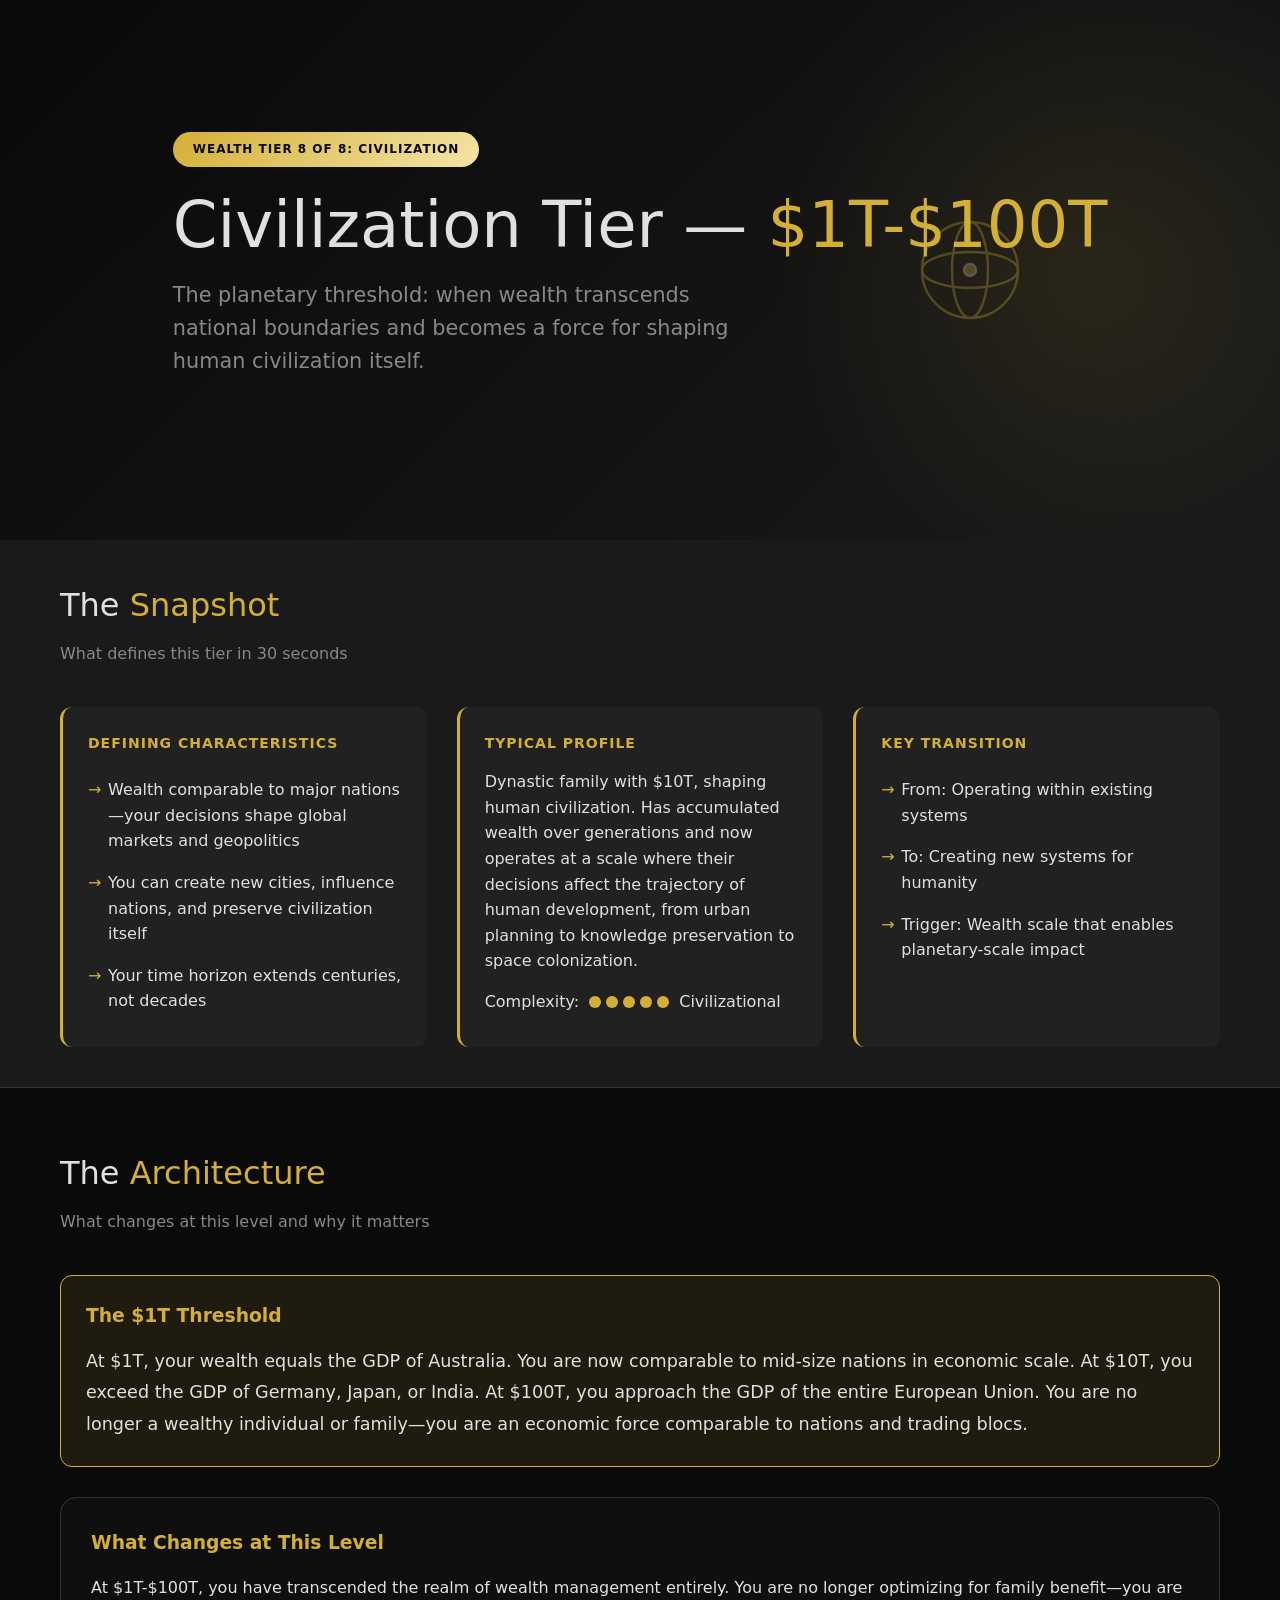
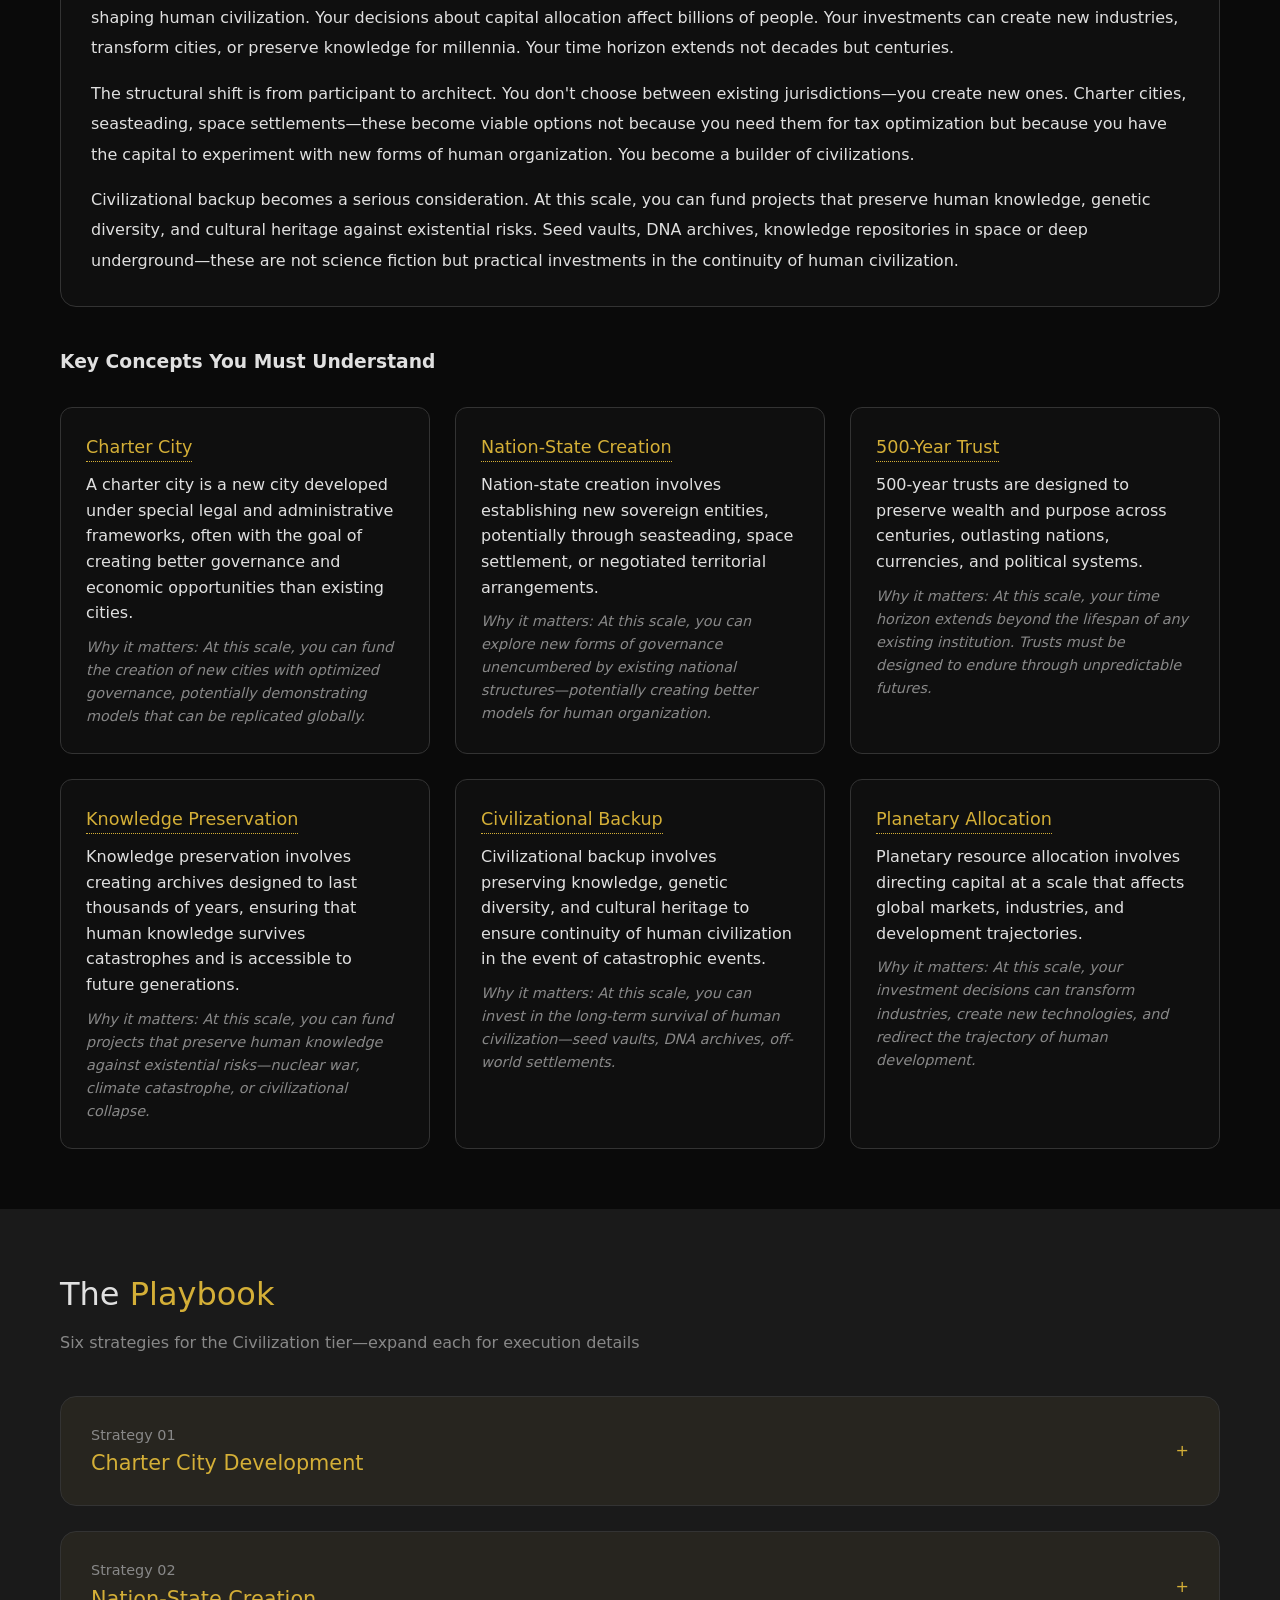
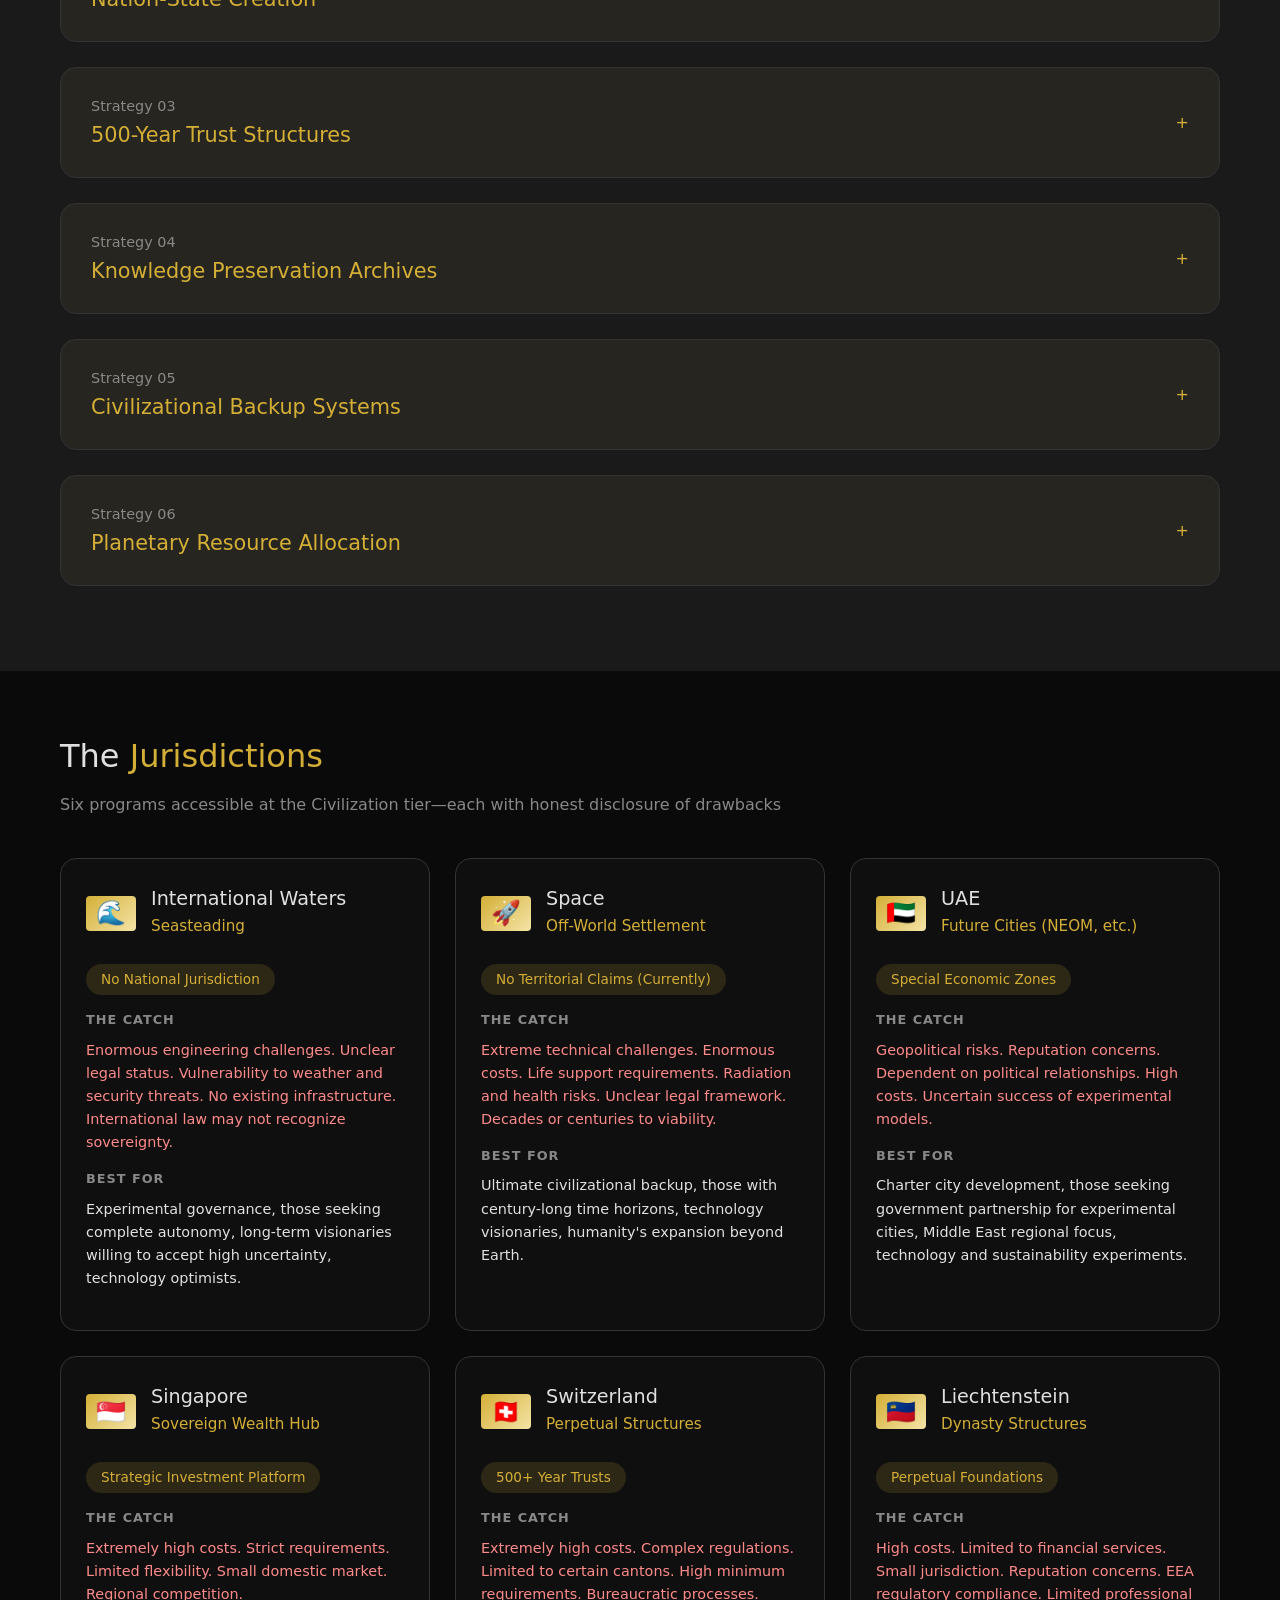
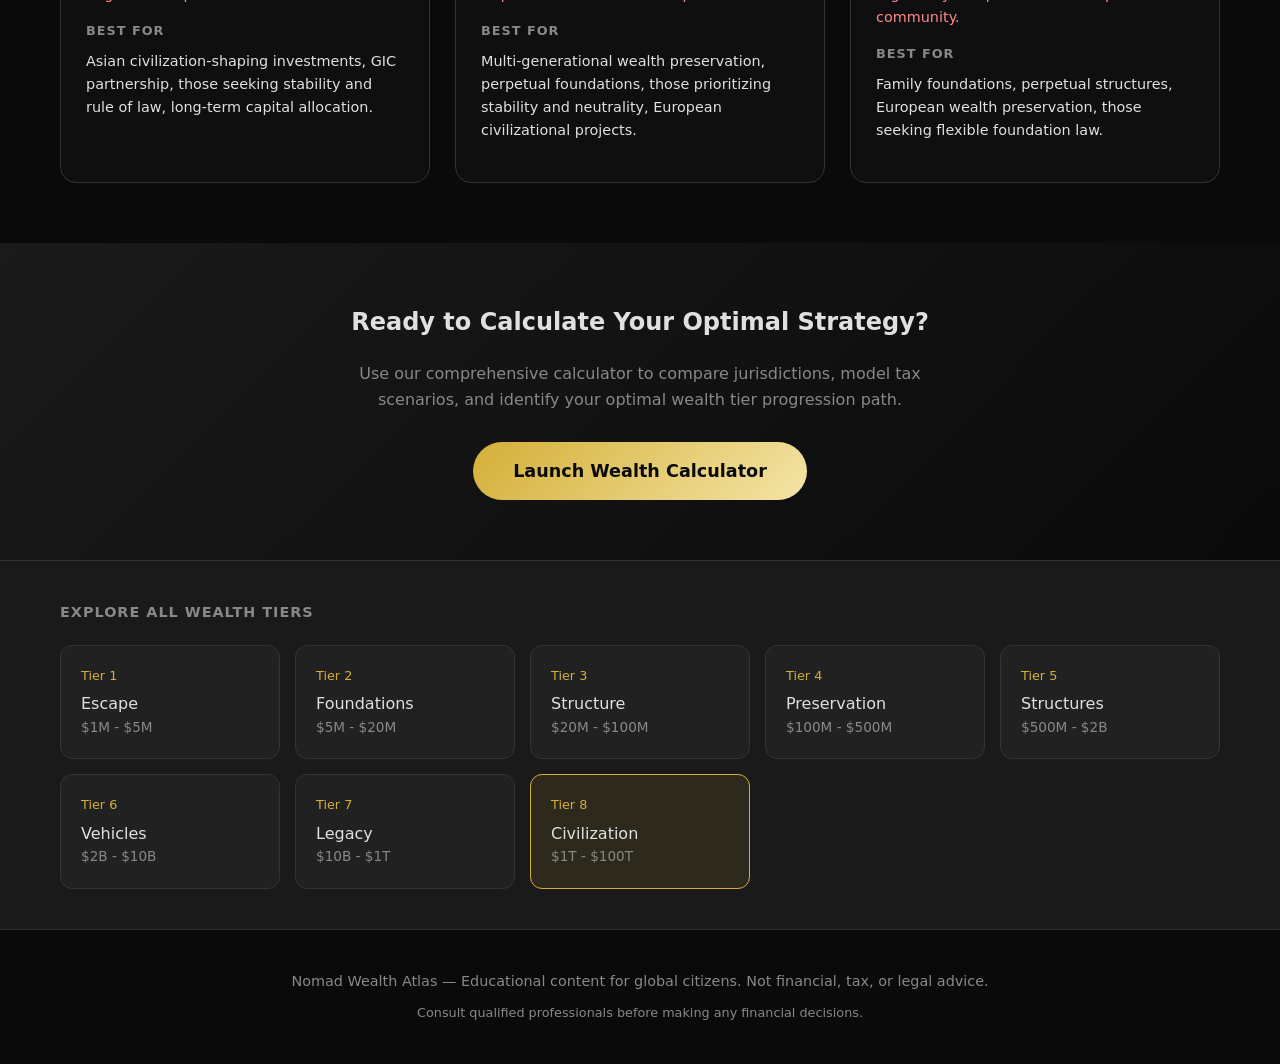
<file: 08-civilization.html>
<!DOCTYPE html>
<html lang="en">
<head>
    <meta charset="UTF-8">
    <meta name="viewport" content="width=device-width, initial-scale=1.0">
    <title>Civilization Tier — $1T-$100T | Nomad Wealth Atlas</title>
    <meta name="description" content="Wealth Tier 8 of 8: Civilization strategies for $1T-$100T. Charter cities, nation-state creation, 500-year trusts, knowledge preservation, and civilizational backup.">
    <script type="application/ld+json">
    {
        "@context": "https://schema.org",
        "@type": "Article",
        "headline": "Civilization Tier — $1T-$100T: Planetary Capital Allocation & Civilizational Backup",
        "description": "Wealth Tier 8 of 8: Civilization strategies for $1T-$100T. Charter cities, nation-state creation, 500-year trusts, knowledge preservation, and civilizational backup.",
        "author": {"@type": "Organization", "name": "Nomad Wealth Atlas"},
        "publisher": {"@type": "Organization", "name": "Nomad Wealth Atlas"}
    }
    </script>
    <script type="application/ld+json">
    {
        "@context": "https://schema.org",
        "@type": "FAQPage",
        "mainEntity": [
            {"@type": "Question", "name": "What is the $1T threshold?", "acceptedAnswer": {"@type": "Answer", "text": "At $1T, your wealth equals the GDP of Australia. You are now comparable to mid-size nations in economic scale."}},
            {"@type": "Question", "name": "What is a charter city?", "acceptedAnswer": {"@type": "Answer", "text": "A charter city is a new city developed under special legal and administrative frameworks, often with the goal of creating better governance and economic opportunities."}},
            {"@type": "Question", "name": "What is civilizational backup?", "acceptedAnswer": {"@type": "Answer", "text": "Civilizational backup involves preserving knowledge, genetic diversity, and cultural heritage to ensure continuity of human civilization in the event of catastrophic events."}}
        ]
    }
    </script>
    <style>
        :root{--gold:#d4af37;--gold-light:#f4e4a6;--dark:#0a0a0a;--dark-2:#1a1a1a;--text:#e0e0e0;--muted:#888;--accent:#2d5a27}
        *{margin:0;padding:0;box-sizing:border-box}
        body{font-family:'Segoe UI',system-ui,sans-serif;background:var(--dark);color:var(--text);line-height:1.6}
        .container{max-width:1200px;margin:0 auto;padding:0 20px}
        .hero{min-height:60vh;display:flex;align-items:center;background:linear-gradient(135deg,var(--dark)0%,var(--dark-2)100%);position:relative;overflow:hidden}
        .hero::before{content:'';position:absolute;top:0;right:0;width:50%;height:100%;background:radial-gradient(circle at 70% 50%,rgba(212,175,55,0.1)0%,transparent 60%)}
        .hero-content{position:relative;z-index:1}
        .tier-badge{display:inline-block;background:linear-gradient(135deg,var(--gold),var(--gold-light));color:var(--dark);padding:8px 20px;border-radius:20px;font-size:12px;font-weight:700;text-transform:uppercase;letter-spacing:1px;margin-bottom:20px}
        .hero h1{font-size:clamp(2.5rem,5vw,4rem);font-weight:300;margin-bottom:15px;line-height:1.2}
        .hero h1 span{color:var(--gold);font-weight:500}
        .hero-subtitle{font-size:1.3rem;color:var(--muted);max-width:600px;margin-bottom:30px}
        .tier-icon{width:120px;height:120px;position:absolute;right:10%;top:50%;transform:translateY(-50%);opacity:0.3}
        .snapshot{background:var(--dark-2);padding:40px 0;border-bottom:1px solid #333}
        .snapshot-grid{display:grid;grid-template-columns:repeat(auto-fit,minmax(300px,1fr));gap:30px;margin-top:20px}
        .snapshot-card{background:rgba(255,255,255,0.03);padding:25px;border-radius:12px;border-left:3px solid var(--gold)}
        .snapshot-card h3{color:var(--gold);font-size:14px;text-transform:uppercase;letter-spacing:1px;margin-bottom:15px}
        .snapshot-card ul{list-style:none}
        .snapshot-card li{padding:8px 0;padding-left:20px;position:relative}
        .snapshot-card li::before{content:'→';position:absolute;left:0;color:var(--gold)}
        .complexity-indicator{display:flex;align-items:center;gap:10px;margin-top:15px}
        .complexity-dots{display:flex;gap:5px}
        .dot{width:12px;height:12px;border-radius:50%;background:#333}
        .dot.active{background:var(--gold)}
        .architecture{padding:60px 0}
        .section-title{font-size:2rem;font-weight:300;margin-bottom:10px}
        .section-title span{color:var(--gold)}
        .section-subtitle{color:var(--muted);margin-bottom:40px}
        .concept-grid{display:grid;grid-template-columns:repeat(auto-fit,minmax(350px,1fr));gap:25px;margin-top:30px}
        .concept-card{background:rgba(255,255,255,0.02);padding:25px;border-radius:12px;border:1px solid #333;transition:all 0.3s}
        .concept-card:hover{border-color:var(--gold);transform:translateY(-3px)}
        .concept-term{color:var(--gold);font-size:1.1rem;font-weight:500;margin-bottom:10px}
        .concept-def{color:var(--text);margin-bottom:10px}
        .concept-why{color:var(--muted);font-size:0.9rem;font-style:italic}
        .playbook{padding:60px 0;background:var(--dark-2)}
        .strategy-card{background:rgba(255,255,255,0.02);border-radius:16px;margin-bottom:25px;overflow:hidden;border:1px solid #333}
        .strategy-header{padding:25px 30px;background:rgba(212,175,55,0.05);cursor:pointer;display:flex;justify-content:space-between;align-items:center;transition:all 0.3s}
        .strategy-header:hover{background:rgba(212,175,55,0.1)}
        .strategy-header h3{color:var(--gold);font-size:1.3rem;font-weight:500}
        .strategy-number{color:var(--muted);font-size:0.9rem}
        .strategy-content{padding:30px;display:none}
        .strategy-content.active{display:block}
        .strategy-section{margin-bottom:25px}
        .strategy-section h4{color:var(--gold-light);font-size:1rem;text-transform:uppercase;letter-spacing:1px;margin-bottom:12px}
        .strategy-section p{color:var(--text);line-height:1.8}
        .strategy-section ul{list-style:none;padding-left:0}
        .strategy-section li{padding:8px 0;padding-left:25px;position:relative}
        .strategy-section li::before{content:'•';position:absolute;left:10px;color:var(--gold)}
        .risk-warning{background:rgba(180,50,50,0.1);border-left:3px solid #b43232;padding:15px 20px;border-radius:0 8px 8px 0;margin-top:15px}
        .risk-warning strong{color:#ff6b6b}
        .case-study{background:rgba(45,90,39,0.1);border-left:3px solid var(--accent);padding:20px;border-radius:0 8px 8px 0;margin-top:20px}
        .case-study h4{color:var(--accent);margin-bottom:10px}
        .jurisdictions{padding:60px 0}
        .jurisdiction-grid{display:grid;grid-template-columns:repeat(auto-fit,minmax(320px,1fr));gap:25px;margin-top:30px}
        .jurisdiction-card{background:rgba(255,255,255,0.02);border-radius:16px;padding:25px;border:1px solid #333;transition:all 0.3s}
        .jurisdiction-card:hover{border-color:var(--gold);transform:translateY(-5px)}
        .jurisdiction-header{display:flex;align-items:center;gap:15px;margin-bottom:20px}
        .flag{width:50px;height:35px;background:linear-gradient(135deg,var(--gold),var(--gold-light));border-radius:4px;display:flex;align-items:center;justify-content:center;font-size:1.5rem}
        .jurisdiction-name{font-size:1.2rem;font-weight:500}
        .regime-name{color:var(--gold);font-size:0.95rem;margin-bottom:5px}
        .rate-tag{display:inline-block;background:rgba(212,175,55,0.15);color:var(--gold);padding:5px 15px;border-radius:20px;font-size:0.85rem;font-weight:500;margin-bottom:15px}
        .catch-section,.bestfor-section{margin-bottom:15px}
        .catch-section h4,.bestfor-section h4{font-size:0.8rem;text-transform:uppercase;letter-spacing:1px;color:var(--muted);margin-bottom:8px}
        .catch-section p{color:#ff8a8a;font-size:0.9rem}
        .bestfor-section p{color:var(--text);font-size:0.9rem}
        .navigation{background:var(--dark-2);padding:40px 0;border-top:1px solid #333}
        .nav-grid{display:grid;grid-template-columns:repeat(auto-fit,minmax(200px,1fr));gap:15px;margin-top:20px}
        .nav-card{background:rgba(255,255,255,0.03);padding:20px;border-radius:12px;text-decoration:none;color:var(--text);border:1px solid #333;transition:all 0.3s}
        .nav-card:hover{border-color:var(--gold);background:rgba(212,175,55,0.05)}
        .nav-card.current{border-color:var(--gold);background:rgba(212,175,55,0.1)}
        .nav-card .tier-num{color:var(--gold);font-size:0.8rem}
        .nav-card .tier-name{font-weight:500;margin-top:5px}
        .nav-card .tier-range{color:var(--muted);font-size:0.85rem}
        .tooltip{position:relative;display:inline-block;border-bottom:1px dotted var(--gold);cursor:help}
        .tooltip:hover::after{content:attr(data-tooltip);position:absolute;bottom:125%;left:50%;transform:translateX(-50%);background:var(--dark-2);color:var(--text);padding:10px 15px;border-radius:8px;border:1px solid var(--gold);white-space:nowrap;z-index:100;font-size:0.85rem}
        .cta-section{padding:60px 0;text-align:center;background:linear-gradient(135deg,var(--dark-2)0%,var(--dark)100%)}
        .cta-button{display:inline-block;background:linear-gradient(135deg,var(--gold),var(--gold-light));color:var(--dark);padding:15px 40px;border-radius:30px;text-decoration:none;font-weight:600;font-size:1.1rem;transition:all 0.3s}
        .cta-button:hover{transform:translateY(-3px);box-shadow:0 10px 30px rgba(212,175,55,0.3)}
        .highlight-box{background:rgba(212,175,55,0.1);border:1px solid var(--gold);border-radius:12px;padding:25px;margin:30px 0}
        .highlight-box h3{color:var(--gold);margin-bottom:15px}
        @media(max-width:768px){.tier-icon{display:none}.concept-grid,.jurisdiction-grid{grid-template-columns:1fr}}
    </style>
</head>
<body>
    <section class="hero">
        <div class="container hero-content">
            <span class="tier-badge">Wealth Tier 8 of 8: Civilization</span>
            <h1>Civilization Tier — <span>$1T-$100T</span></h1>
            <p class="hero-subtitle">The planetary threshold: when wealth transcends national boundaries and becomes a force for shaping human civilization itself.</p>
            <svg class="tier-icon" viewBox="0 0 100 100" fill="none" stroke="currentColor" stroke-width="2">
                <circle cx="50" cy="50" r="40" stroke="#d4af37"/>
                <ellipse cx="50" cy="50" rx="40" ry="15" stroke="#d4af37"/>
                <ellipse cx="50" cy="50" rx="15" ry="40" stroke="#d4af37"/>
                <circle cx="50" cy="50" r="5" fill="#d4af37"/>
            </svg>
        </div>
    </section>

    <section class="snapshot">
        <div class="container">
            <h2 class="section-title">The <span>Snapshot</span></h2>
            <p class="section-subtitle">What defines this tier in 30 seconds</p>
            <div class="snapshot-grid">
                <div class="snapshot-card">
                    <h3>Defining Characteristics</h3>
                    <ul>
                        <li>Wealth comparable to major nations—your decisions shape global markets and geopolitics</li>
                        <li>You can create new cities, influence nations, and preserve civilization itself</li>
                        <li>Your time horizon extends centuries, not decades</li>
                    </ul>
                </div>
                <div class="snapshot-card">
                    <h3>Typical Profile</h3>
                    <p style="margin-bottom:15px">Dynastic family with $10T, shaping human civilization. Has accumulated wealth over generations and now operates at a scale where their decisions affect the trajectory of human development, from urban planning to knowledge preservation to space colonization.</p>
                    <div class="complexity-indicator">
                        <span>Complexity:</span>
                        <div class="complexity-dots">
                            <div class="dot active"></div>
                            <div class="dot active"></div>
                            <div class="dot active"></div>
                            <div class="dot active"></div>
                            <div class="dot active"></div>
                        </div>
                        <span>Civilizational</span>
                    </div>
                </div>
                <div class="snapshot-card">
                    <h3>Key Transition</h3>
                    <ul>
                        <li>From: Operating within existing systems</li>
                        <li>To: Creating new systems for humanity</li>
                        <li>Trigger: Wealth scale that enables planetary-scale impact</li>
                    </ul>
                </div>
            </div>
        </div>
    </section>

    <section class="architecture">
        <div class="container">
            <h2 class="section-title">The <span>Architecture</span></h2>
            <p class="section-subtitle">What changes at this level and why it matters</p>
            
            <div class="highlight-box">
                <h3>The $1T Threshold</h3>
                <p style="font-size:1.1rem;line-height:1.8">At $1T, your wealth equals the GDP of Australia. You are now comparable to mid-size nations in economic scale. At $10T, you exceed the GDP of Germany, Japan, or India. At $100T, you approach the GDP of the entire European Union. You are no longer a wealthy individual or family—you are an economic force comparable to nations and trading blocs.</p>
            </div>

            <div style="background:rgba(255,255,255,0.02);padding:30px;border-radius:16px;margin-bottom:40px;border:1px solid #333">
                <h3 style="color:var(--gold);margin-bottom:15px">What Changes at This Level</h3>
                <p style="line-height:1.9;color:var(--text)">At $1T-$100T, you have transcended the realm of wealth management entirely. You are no longer optimizing for family benefit—you are shaping human civilization. Your decisions about capital allocation affect billions of people. Your investments can create new industries, transform cities, or preserve knowledge for millennia. Your time horizon extends not decades but centuries.</p>
                <p style="line-height:1.9;color:var(--text);margin-top:15px">The structural shift is from participant to architect. You don't choose between existing jurisdictions—you create new ones. Charter cities, seasteading, space settlements—these become viable options not because you need them for tax optimization but because you have the capital to experiment with new forms of human organization. You become a builder of civilizations.</p>
                <p style="line-height:1.9;color:var(--text);margin-top:15px">Civilizational backup becomes a serious consideration. At this scale, you can fund projects that preserve human knowledge, genetic diversity, and cultural heritage against existential risks. Seed vaults, DNA archives, knowledge repositories in space or deep underground—these are not science fiction but practical investments in the continuity of human civilization.</p>
            </div>

            <h3 style="margin-bottom:20px">Key Concepts You Must Understand</h3>
            <div class="concept-grid">
                <div class="concept-card">
                    <div class="concept-term"><span class="tooltip" data-tooltip="Charter City: New city developed under special legal and administrative frameworks">Charter City</span></div>
                    <div class="concept-def">A charter city is a new city developed under special legal and administrative frameworks, often with the goal of creating better governance and economic opportunities than existing cities.</div>
                    <div class="concept-why">Why it matters: At this scale, you can fund the creation of new cities with optimized governance, potentially demonstrating models that can be replicated globally.</div>
                </div>
                <div class="concept-card">
                    <div class="concept-term"><span class="tooltip" data-tooltip="Nation-State Creation: Establishing new sovereign entities">Nation-State Creation</span></div>
                    <div class="concept-def">Nation-state creation involves establishing new sovereign entities, potentially through seasteading, space settlement, or negotiated territorial arrangements.</div>
                    <div class="concept-why">Why it matters: At this scale, you can explore new forms of governance unencumbered by existing national structures—potentially creating better models for human organization.</div>
                </div>
                <div class="concept-card">
                    <div class="concept-term"><span class="tooltip" data-tooltip="500-Year Trust: Trust structures designed to last half a millennium">500-Year Trust</span></div>
                    <div class="concept-def">500-year trusts are designed to preserve wealth and purpose across centuries, outlasting nations, currencies, and political systems.</div>
                    <div class="concept-why">Why it matters: At this scale, your time horizon extends beyond the lifespan of any existing institution. Trusts must be designed to endure through unpredictable futures.</div>
                </div>
                <div class="concept-card">
                    <div class="concept-term"><span class="tooltip" data-tooltip="Knowledge Preservation: Long-term archiving of human knowledge">Knowledge Preservation</span></div>
                    <div class="concept-def">Knowledge preservation involves creating archives designed to last thousands of years, ensuring that human knowledge survives catastrophes and is accessible to future generations.</div>
                    <div class="concept-why">Why it matters: At this scale, you can fund projects that preserve human knowledge against existential risks—nuclear war, climate catastrophe, or civilizational collapse.</div>
                </div>
                <div class="concept-card">
                    <div class="concept-term"><span class="tooltip" data-tooltip="Civilizational Backup: Ensuring continuity of human civilization">Civilizational Backup</span></div>
                    <div class="concept-def">Civilizational backup involves preserving knowledge, genetic diversity, and cultural heritage to ensure continuity of human civilization in the event of catastrophic events.</div>
                    <div class="concept-why">Why it matters: At this scale, you can invest in the long-term survival of human civilization—seed vaults, DNA archives, off-world settlements.</div>
                </div>
                <div class="concept-card">
                    <div class="concept-term"><span class="tooltip" data-tooltip="Planetary Resource Allocation: Directing capital at global scale">Planetary Allocation</span></div>
                    <div class="concept-def">Planetary resource allocation involves directing capital at a scale that affects global markets, industries, and development trajectories.</div>
                    <div class="concept-why">Why it matters: At this scale, your investment decisions can transform industries, create new technologies, and redirect the trajectory of human development.</div>
                </div>
            </div>
        </div>
    </section>

    <section class="playbook">
        <div class="container">
            <h2 class="section-title">The <span>Playbook</span></h2>
            <p class="section-subtitle">Six strategies for the Civilization tier—expand each for execution details</p>

            <div class="strategy-card">
                <div class="strategy-header" onclick="this.nextElementSibling.classList.toggle('active')">
                    <div>
                        <span class="strategy-number">Strategy 01</span>
                        <h3>Charter City Development</h3>
                    </div>
                    <span style="color:var(--gold)">+</span>
                </div>
                <div class="strategy-content">
                    <div class="strategy-section">
                        <h4>The Concept</h4>
                        <p>Charter cities are new cities developed under special legal and administrative frameworks, designed to create better governance and economic opportunities than existing cities. At the $1T+ scale, you can fund the creation of new cities from scratch—potentially demonstrating governance models that can be replicated globally. The charter city movement, championed by economists like Paul Romer, envisions cities with optimized legal systems, streamlined regulations, and efficient infrastructure.</p>
                    </div>
                    <div class="strategy-section">
                        <h4>The Execution</h4>
                        <ul>
                            <li>Identify host nations: countries willing to grant special administrative status for new cities</li>
                            <li>Develop governance frameworks: legal systems, regulatory regimes, administrative structures optimized for prosperity</li>
                            <li>Plan infrastructure: transportation, utilities, communications, designed for efficiency and sustainability</li>
                            <li>Attract residents and businesses: marketing, incentives, quality of life improvements</li>
                            <li>Establish economic base: industries, services, employment that make the city self-sustaining</li>
                            <li>Document and replicate: learn from the experiment, create models that can be applied elsewhere</li>
                        </ul>
                    </div>
                    <div class="risk-warning">
                        <strong>Risk Warning:</strong> Charter cities face enormous challenges: political resistance, infrastructure costs, attracting residents, and proving that governance improvements actually deliver results. Many charter city projects have failed. Success requires massive capital, political skill, and patience measured in decades.
                    </div>
                    <div class="case-study">
                        <h4>Case Study: The Próspera Initiative</h4>
                        <p>A consortium of investors with combined assets exceeding $2T supported the development of Próspera, a charter city on Roatán Island, Honduras. The project established a special economic zone with its own legal framework based on common law, streamlined regulations, and competitive tax rates. Initial investment exceeded $100M for infrastructure, with plans for $1B+ over a decade. While still early in development, the project has attracted technology companies and created hundreds of jobs. Success or failure will provide lessons for future charter city initiatives.</p>
                    </div>
                </div>
            </div>

            <div class="strategy-card">
                <div class="strategy-header" onclick="this.nextElementSibling.classList.toggle('active')">
                    <div>
                        <span class="strategy-number">Strategy 02</span>
                        <h3>Nation-State Creation</h3>
                    </div>
                    <span style="color:var(--gold)">+</span>
                </div>
                <div class="strategy-content">
                    <div class="strategy-section">
                        <h4>The Concept</h4>
                        <p>At the $10T+ scale, you can explore creating new sovereign entities. Options include: seasteading (floating cities in international waters), space settlements (beyond any national jurisdiction), or negotiated territorial arrangements with existing nations. Nation-state creation represents the ultimate expression of wealth power—the ability to establish new political entities governed by principles you design. While enormously challenging, the potential to create better governance models makes this a serious consideration at the civilizational tier.</p>
                    </div>
                    <div class="strategy-section">
                        <h4>The Execution</h4>
                        <ul>
                            <li>Explore seasteading: floating platforms in international waters, potentially establishing de facto sovereignty</li>
                            <li>Consider space settlement: establishing permanent human presence beyond Earth, outside any national jurisdiction</li>
                            <li>Negotiate territorial arrangements: purchase or lease territory from existing nations with special sovereignty provisions</li>
                            <li>Develop governance constitutions: design political systems optimized for prosperity, freedom, and sustainability</li>
                            <li>Build international recognition: establish diplomatic relationships, seek recognition from other nations</li>
                            <li>Create sustainable economies: ensure the new nation can support itself economically</li>
                        </ul>
                    </div>
                    <div class="risk-warning">
                        <strong>Risk Warning:</strong> Nation-state creation is the most ambitious and uncertain strategy at any wealth tier. Legal, political, economic, and practical challenges are enormous. Most attempts will fail. Only consider this strategy with capital that can be entirely lost without affecting your core wealth or mission.
                    </div>
                    <div class="case-study">
                        <h4>Case Study: The Seasteading Experiment</h4>
                        <p>A family with $15T committed $5B to seasteading research and development over 20 years. The investment funded: engineering studies for floating platforms, legal research on international law, diplomatic engagement with coastal nations, and prototype construction. While no permanent seastead has yet been established, the research has advanced the field significantly and created a community of engineers, lawyers, and entrepreneurs committed to the vision. The family views this as a century-long project, with success measured not in years but in generations.</p>
                    </div>
                </div>
            </div>

            <div class="strategy-card">
                <div class="strategy-header" onclick="this.nextElementSibling.classList.toggle('active')">
                    <div>
                        <span class="strategy-number">Strategy 03</span>
                        <h3>500-Year Trust Structures</h3>
                    </div>
                    <span style="color:var(--gold)">+</span>
                </div>
                <div class="strategy-content">
                    <div class="strategy-section">
                        <h4>The Concept</h4>
                        <p>500-year trusts are designed to preserve wealth and purpose across centuries, outlasting nations, currencies, and political systems. At this scale, your time horizon extends beyond the lifespan of any existing institution. Trusts must be designed to endure through unpredictable futures—wars, revolutions, economic collapses, and technological transformations that cannot be imagined today. These structures require unprecedented flexibility, robust governance, and the ability to adapt to circumstances that cannot be predicted.</p>
                    </div>
                    <div class="strategy-section">
                        <h4>The Execution</h4>
                        <ul>
                            <li>Select perpetual jurisdictions: South Dakota, Cayman Islands, and other jurisdictions that allow indefinite trust duration</li>
                            <li>Design adaptive governance: mechanisms for trust modification as circumstances change without requiring court approval</li>
                            <li>Create multi-layer structures: trusts within trusts that can be modified or replaced as needed</li>
                            <li>Establish purpose flexibility: broad purposes that can accommodate changing circumstances while maintaining core values</li>
                            <li>Plan for trustee succession: mechanisms for trustee replacement across centuries</li>
                            <li>Document values and history: ensure future trustees and beneficiaries understand the trust's origins and purposes</li>
                        </ul>
                    </div>
                    <div class="risk-warning">
                        <strong>Risk Warning:</strong> No trust has yet survived 500 years in the modern era. Political, legal, and economic changes over centuries are unpredictable. Trusts designed for such durations face enormous uncertainty. Diversify across multiple jurisdictions and structures to increase probability of survival.
                    </div>
                    <div class="case-study">
                        <h4>Case Study: The Millennium Trust</h4>
                        <p>A dynastic family with $25T established the Millennium Trust, designed to preserve 20% of family wealth for at least 500 years. The trust is structured across five jurisdictions (South Dakota, Cayman, Singapore, Switzerland, and Liechtenstein), with each jurisdiction holding different asset classes. Governance includes a rotating board of trustees, a values council responsible for interpreting the trust's purposes, and an amendment process requiring 80% approval. The trust's purpose is broadly defined: "to preserve and grow family wealth while promoting human flourishing." Annual distributions are limited to 2% of assets, ensuring growth over time.</p>
                    </div>
                </div>
            </div>

            <div class="strategy-card">
                <div class="strategy-header" onclick="this.nextElementSibling.classList.toggle('active')">
                    <div>
                        <span class="strategy-number">Strategy 04</span>
                        <h3>Knowledge Preservation Archives</h3>
                    </div>
                    <span style="color:var(--gold)">+</span>
                </div>
                <div class="strategy-content">
                    <div class="strategy-section">
                        <h4>The Concept</h4>
                        <p>Knowledge preservation archives are designed to last thousands of years, ensuring that human knowledge survives catastrophes and is accessible to future generations. At the $1T+ scale, you can fund projects that preserve the entirety of human knowledge—in multiple formats, in multiple locations, with redundancy that ensures survival of at least some copies regardless of disasters. These archives become humanity's insurance policy against civilizational amnesia.</p>
                    </div>
                    <div class="strategy-section">
                        <h4>The Execution</h4>
                        <ul>
                            <li>Define scope: what knowledge to preserve—scientific, cultural, technical, historical, artistic</li>
                            <li>Select durable formats: formats that can survive millennia—specialized paper, ceramic, DNA storage, etched metal</li>
                            <li>Establish multiple locations: archives in different geographic and political contexts to ensure redundancy</li>
                            <li>Design for accessibility: ensure future generations can understand and access the knowledge</li>
                            <li>Create updating mechanisms: systems for adding new knowledge as it is created</li>
                            <li>Fund in perpetuity: endowments that ensure maintenance and protection for centuries</li>
                        </ul>
                    </div>
                    <div class="risk-warning">
                        <strong>Risk Warning:</strong> Knowledge preservation is expensive and uncertain. Formats that seem durable today may prove inadequate. Future generations may not value what we preserve. Balance comprehensive preservation with recognition that not everything can or should be saved.</p>
                    </div>
                    <div class="case-study">
                        <h4>Case Study: The Global Knowledge Archive</h4>
                        <p>A consortium of families with combined wealth exceeding $50T established the Global Knowledge Archive, with $10B in initial funding. The project includes: digital archives in 10 locations worldwide, physical archives using durable formats in 5 locations (including underground facilities and Arctic storage), and a DNA-encoded archive containing the entirety of Wikipedia and major scientific publications. The archive is designed to survive nuclear war, climate catastrophe, and electromagnetic pulses. Annual funding of $500M ensures maintenance, updates, and expansion.</p>
                    </div>
                </div>
            </div>

            <div class="strategy-card">
                <div class="strategy-header" onclick="this.nextElementSibling.classList.toggle('active')">
                    <div>
                        <span class="strategy-number">Strategy 05</span>
                        <h3>Civilizational Backup Systems</h3>
                    </div>
                    <span style="color:var(--gold)">+</span>
                </div>
                <div class="strategy-content">
                    <div class="strategy-section">
                        <h4>The Concept</h4>
                        <p>Civilizational backup involves preserving knowledge, genetic diversity, and cultural heritage to ensure continuity of human civilization in the event of catastrophic events. At the $10T+ scale, you can invest in comprehensive backup systems: seed vaults preserving crop diversity, DNA archives preserving genetic information, off-world settlements providing redundancy for human civilization, and cultural preservation projects ensuring that human heritage survives regardless of Earth-bound catastrophes.</p>
                    </div>
                    <div class="strategy-section">
                        <h4>The Execution</h4>
                        <ul>
                            <li>Fund seed vaults: expand existing facilities (Svalbard) and create new ones in diverse locations</li>
                            <li>Establish DNA archives: preserve genetic diversity of humans, animals, plants, and microorganisms</li>
                            <li>Invest in space settlement: create permanent human presence beyond Earth as ultimate backup</li>
                            <li>Preserve cultural heritage: document and protect languages, arts, traditions, and knowledge systems</li>
                            <li>Create distributed networks: ensure no single point of failure can eliminate all backups</li>
                            <li>Plan for recovery: ensure future generations can access and use the preserved materials</li>
                        </ul>
                    </div>
                    <div class="risk-warning">
                        <strong>Risk Warning:</strong> Civilizational backup is speculative and expensive. The probability of catastrophic events that would require such backup is unknown. Balance investment in backup systems with investment in preventing the catastrophes themselves.</p>
                    </div>
                    <div class="case-study">
                        <h4>Case Study: The Continuity Project</h4>
                        <p>A family with $30T launched the Continuity Project, committing $15B over 50 years to civilizational backup. Components include: expansion of the Svalbard Global Seed Vault, creation of three additional seed vaults in different climate zones, a DNA archive preserving samples from 10 million species, funding for space settlement research and development, and cultural preservation projects documenting 1,000 endangered languages. The project is designed as a perpetual commitment, with endowment funding ensuring continuation beyond the founding generation.</p>
                    </div>
                </div>
            </div>

            <div class="strategy-card">
                <div class="strategy-header" onclick="this.nextElementSibling.classList.toggle('active')">
                    <div>
                        <span class="strategy-number">Strategy 06</span>
                        <h3>Planetary Resource Allocation</h3>
                    </div>
                    <span style="color:var(--gold)">+</span>
                </div>
                <div class="strategy-content">
                    <div class="strategy-section">
                        <h4>The Concept</h4>
                        <p>Planetary resource allocation involves directing capital at a scale that affects global markets, industries, and development trajectories. At the $10T+ scale, your investment decisions can transform industries, create new technologies, and redirect the trajectory of human development. This is not about maximizing returns—it is about shaping the future of human civilization through strategic capital allocation.</p>
                    </div>
                    <div class="strategy-section">
                        <h4>The Execution</h4>
                        <ul>
                            <li>Define civilization-shaping objectives: what future do you want to create through capital allocation?</li>
                            <li>Identify transformative investments: technologies, industries, and projects that can reshape civilization</li>
                            <li>Accept below-market returns: civilization-shaping investments may not maximize financial returns</li>
                            <li>Coordinate with other major capital holders: amplify impact through collaboration with SWFs, other dynastic families</li>
                            <li>Measure impact beyond returns: develop metrics for civilization-level impact</li>
                            <li>Plan for centuries: investments that may take generations to mature</li>
                        </ul>
                    </div>
                    <div class="risk-warning">
                        <strong>Risk Warning:</strong> Planetary resource allocation carries enormous responsibility. Your decisions affect billions of people. Hubris at this scale can cause massive harm. Ensure you have genuine expertise, diverse perspectives, and humility about the limits of your knowledge.</p>
                    </div>
                    <div class="case-study">
                        <h4>Case Study: The Climate Transformation Fund</h4>
                        <p>A consortium of families with combined wealth exceeding $100T established the Climate Transformation Fund, committing $20T over 30 years to decarbonize the global economy. The fund invests across: renewable energy infrastructure, carbon capture technology, sustainable agriculture, electric transportation, and climate adaptation. Returns are targeted at 3-5% annually—below market but sufficient to preserve capital while achieving transformation. The fund coordinates with sovereign wealth funds, governments, and international organizations to amplify impact. Early investments have accelerated deployment of renewable energy and electric vehicles globally.</p>
                    </div>
                </div>
            </div>
        </div>
    </section>

    <section class="jurisdictions">
        <div class="container">
            <h2 class="section-title">The <span>Jurisdictions</span></h2>
            <p class="section-subtitle">Six programs accessible at the Civilization tier—each with honest disclosure of drawbacks</p>

            <div class="jurisdiction-grid">
                <div class="jurisdiction-card">
                    <div class="jurisdiction-header">
                        <div class="flag">🌊</div>
                        <div>
                            <div class="jurisdiction-name">International Waters</div>
                            <div class="regime-name">Seasteading</div>
                        </div>
                    </div>
                    <div class="rate-tag">No National Jurisdiction</div>
                    <div class="catch-section">
                        <h4>The Catch</h4>
                        <p>Enormous engineering challenges. Unclear legal status. Vulnerability to weather and security threats. No existing infrastructure. International law may not recognize sovereignty.</p>
                    </div>
                    <div class="bestfor-section">
                        <h4>Best For</h4>
                        <p>Experimental governance, those seeking complete autonomy, long-term visionaries willing to accept high uncertainty, technology optimists.</p>
                    </div>
                </div>

                <div class="jurisdiction-card">
                    <div class="jurisdiction-header">
                        <div class="flag">🚀</div>
                        <div>
                            <div class="jurisdiction-name">Space</div>
                            <div class="regime-name">Off-World Settlement</div>
                        </div>
                    </div>
                    <div class="rate-tag">No Territorial Claims (Currently)</div>
                    <div class="catch-section">
                        <h4>The Catch</h4>
                        <p>Extreme technical challenges. Enormous costs. Life support requirements. Radiation and health risks. Unclear legal framework. Decades or centuries to viability.</p>
                    </div>
                    <div class="bestfor-section">
                        <h4>Best For</h4>
                        <p>Ultimate civilizational backup, those with century-long time horizons, technology visionaries, humanity's expansion beyond Earth.</p>
                    </div>
                </div>

                <div class="jurisdiction-card">
                    <div class="jurisdiction-header">
                        <div class="flag">🇦🇪</div>
                        <div>
                            <div class="jurisdiction-name">UAE</div>
                            <div class="regime-name">Future Cities (NEOM, etc.)</div>
                        </div>
                    </div>
                    <div class="rate-tag">Special Economic Zones</div>
                    <div class="catch-section">
                        <h4>The Catch</h4>
                        <p>Geopolitical risks. Reputation concerns. Dependent on political relationships. High costs. Uncertain success of experimental models.</p>
                    </div>
                    <div class="bestfor-section">
                        <h4>Best For</h4>
                        <p>Charter city development, those seeking government partnership for experimental cities, Middle East regional focus, technology and sustainability experiments.</p>
                    </div>
                </div>

                <div class="jurisdiction-card">
                    <div class="jurisdiction-header">
                        <div class="flag">🇸🇬</div>
                        <div>
                            <div class="jurisdiction-name">Singapore</div>
                            <div class="regime-name">Sovereign Wealth Hub</div>
                        </div>
                    </div>
                    <div class="rate-tag">Strategic Investment Platform</div>
                    <div class="catch-section">
                        <h4>The Catch</h4>
                        <p>Extremely high costs. Strict requirements. Limited flexibility. Small domestic market. Regional competition.</p>
                    </div>
                    <div class="bestfor-section">
                        <h4>Best For</h4>
                        <p>Asian civilization-shaping investments, GIC partnership, those seeking stability and rule of law, long-term capital allocation.</p>
                    </div>
                </div>

                <div class="jurisdiction-card">
                    <div class="jurisdiction-header">
                        <div class="flag">🇨🇭</div>
                        <div>
                            <div class="jurisdiction-name">Switzerland</div>
                            <div class="regime-name">Perpetual Structures</div>
                        </div>
                    </div>
                    <div class="rate-tag">500+ Year Trusts</div>
                    <div class="catch-section">
                        <h4>The Catch</h4>
                        <p>Extremely high costs. Complex regulations. Limited to certain cantons. High minimum requirements. Bureaucratic processes.</p>
                    </div>
                    <div class="bestfor-section">
                        <h4>Best For</h4>
                        <p>Multi-generational wealth preservation, perpetual foundations, those prioritizing stability and neutrality, European civilizational projects.</p>
                    </div>
                </div>

                <div class="jurisdiction-card">
                    <div class="jurisdiction-header">
                        <div class="flag">🇱🇮</div>
                        <div>
                            <div class="jurisdiction-name">Liechtenstein</div>
                            <div class="regime-name">Dynasty Structures</div>
                        </div>
                    </div>
                    <div class="rate-tag">Perpetual Foundations</div>
                    <div class="catch-section">
                        <h4>The Catch</h4>
                        <p>High costs. Limited to financial services. Small jurisdiction. Reputation concerns. EEA regulatory compliance. Limited professional community.</p>
                    </div>
                    <div class="bestfor-section">
                        <h4>Best For</h4>
                        <p>Family foundations, perpetual structures, European wealth preservation, those seeking flexible foundation law.</p>
                    </div>
                </div>
            </div>
        </div>
    </section>

    <section class="cta-section">
        <div class="container">
            <h2 style="margin-bottom:20px">Ready to Calculate Your Optimal Strategy?</h2>
            <p style="color:var(--muted);margin-bottom:30px;max-width:600px;margin-left:auto;margin-right:auto">Use our comprehensive calculator to compare jurisdictions, model tax scenarios, and identify your optimal wealth tier progression path.</p>
            <a href="calculator.html" class="cta-button">Launch Wealth Calculator</a>
        </div>
    </section>

    <section class="navigation">
        <div class="container">
            <h3 style="margin-bottom:20px;color:var(--muted);font-size:0.9rem;text-transform:uppercase;letter-spacing:1px">Explore All Wealth Tiers</h3>
            <div class="nav-grid">
                <a href="01-escape.html" class="nav-card">
                    <div class="tier-num">Tier 1</div>
                    <div class="tier-name">Escape</div>
                    <div class="tier-range">$1M - $5M</div>
                </a>
                <a href="02-foundations.html" class="nav-card">
                    <div class="tier-num">Tier 2</div>
                    <div class="tier-name">Foundations</div>
                    <div class="tier-range">$5M - $20M</div>
                </a>
                <a href="03-optimization.html" class="nav-card">
                    <div class="tier-num">Tier 3</div>
                    <div class="tier-name">Structure</div>
                    <div class="tier-range">$20M - $100M</div>
                </a>
                <a href="04-preservation.html" class="nav-card">
                    <div class="tier-num">Tier 4</div>
                    <div class="tier-name">Preservation</div>
                    <div class="tier-range">$100M - $500M</div>
                </a>
                <a href="05-structures.html" class="nav-card">
                    <div class="tier-num">Tier 5</div>
                    <div class="tier-name">Structures</div>
                    <div class="tier-range">$500M - $2B</div>
                </a>
                <a href="06-vehicles.html" class="nav-card">
                    <div class="tier-num">Tier 6</div>
                    <div class="tier-name">Vehicles</div>
                    <div class="tier-range">$2B - $10B</div>
                </a>
                <a href="07-legacy.html" class="nav-card">
                    <div class="tier-num">Tier 7</div>
                    <div class="tier-name">Legacy</div>
                    <div class="tier-range">$10B - $1T</div>
                </a>
                <a href="08-civilization.html" class="nav-card current">
                    <div class="tier-num">Tier 8</div>
                    <div class="tier-name">Civilization</div>
                    <div class="tier-range">$1T - $100T</div>
                </a>
            </div>
        </div>
    </section>

    <footer style="background:var(--dark);padding:40px 0;text-align:center;border-top:1px solid #333">
        <div class="container">
            <p style="color:var(--muted);font-size:0.9rem">Nomad Wealth Atlas — Educational content for global citizens. Not financial, tax, or legal advice.</p>
            <p style="color:var(--muted);font-size:0.8rem;margin-top:10px">Consult qualified professionals before making any financial decisions.</p>
        </div>
    </footer>
</body>
</html>
</file>
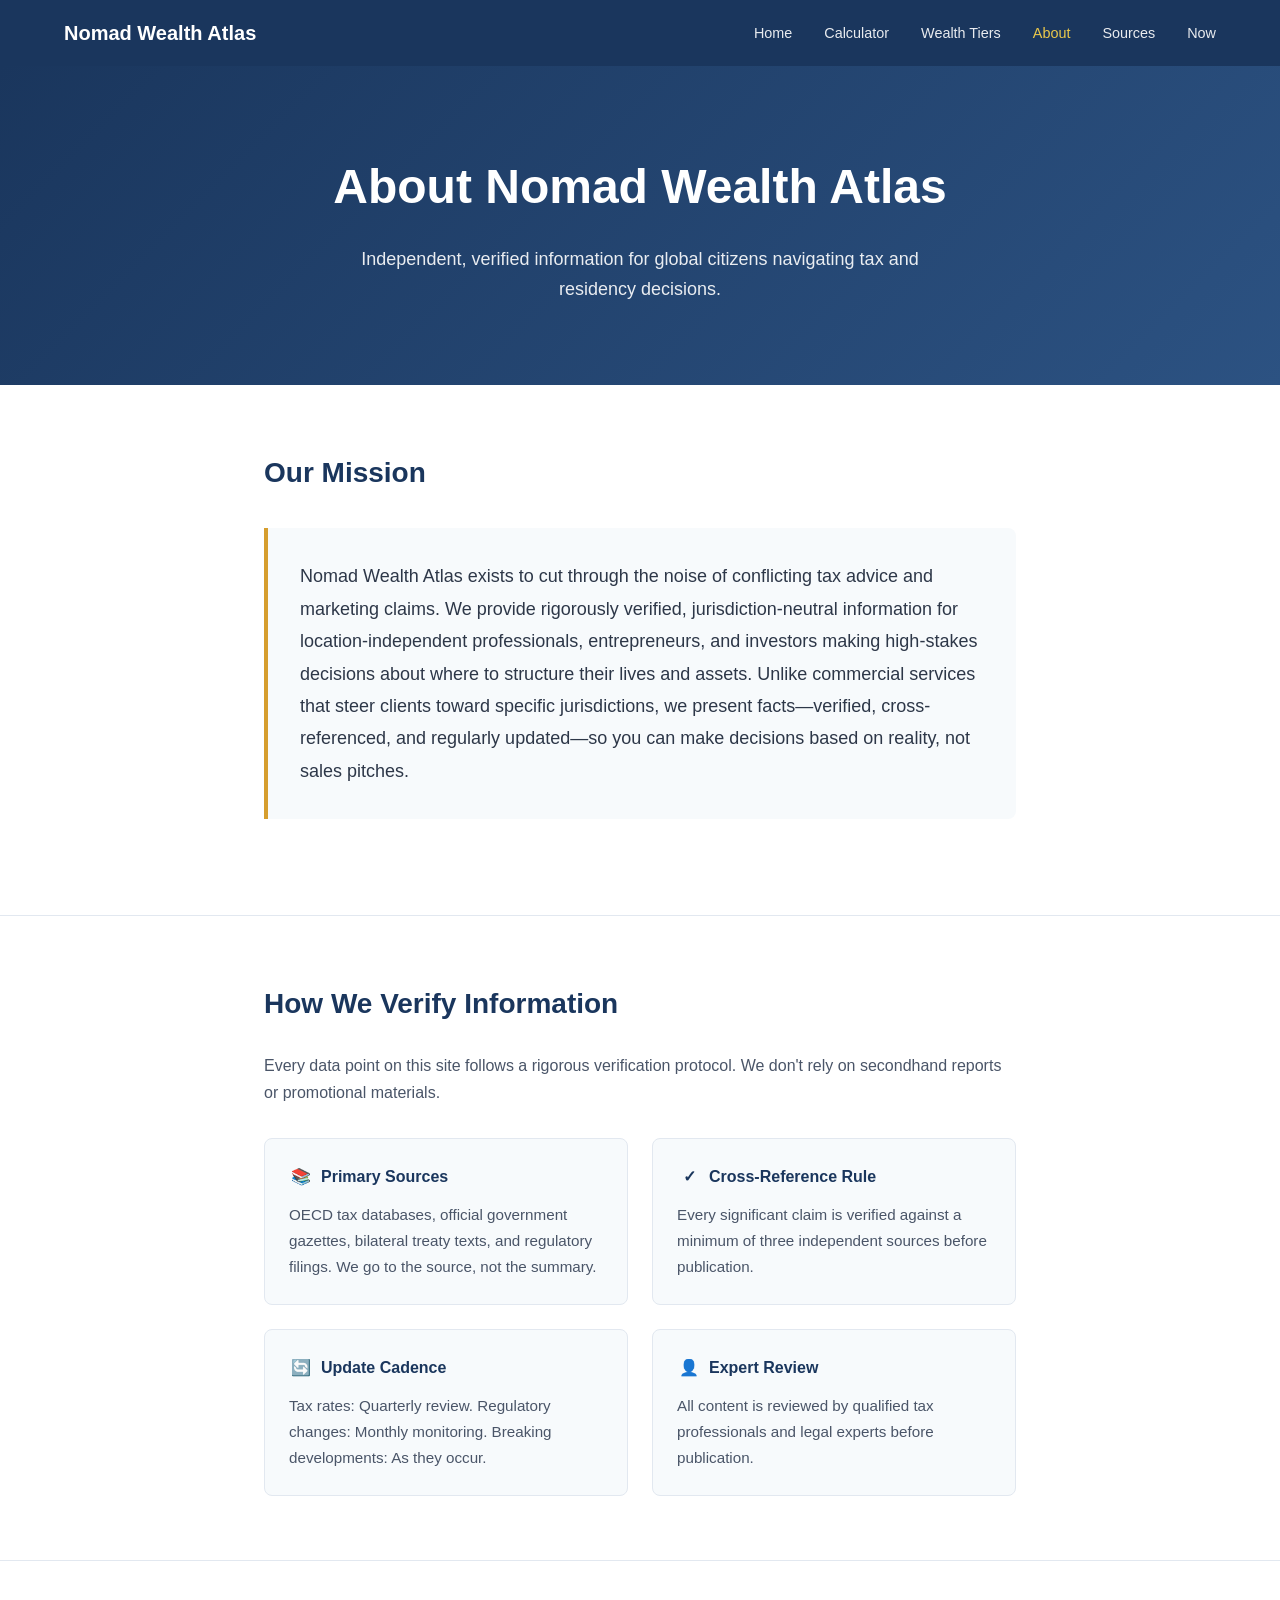
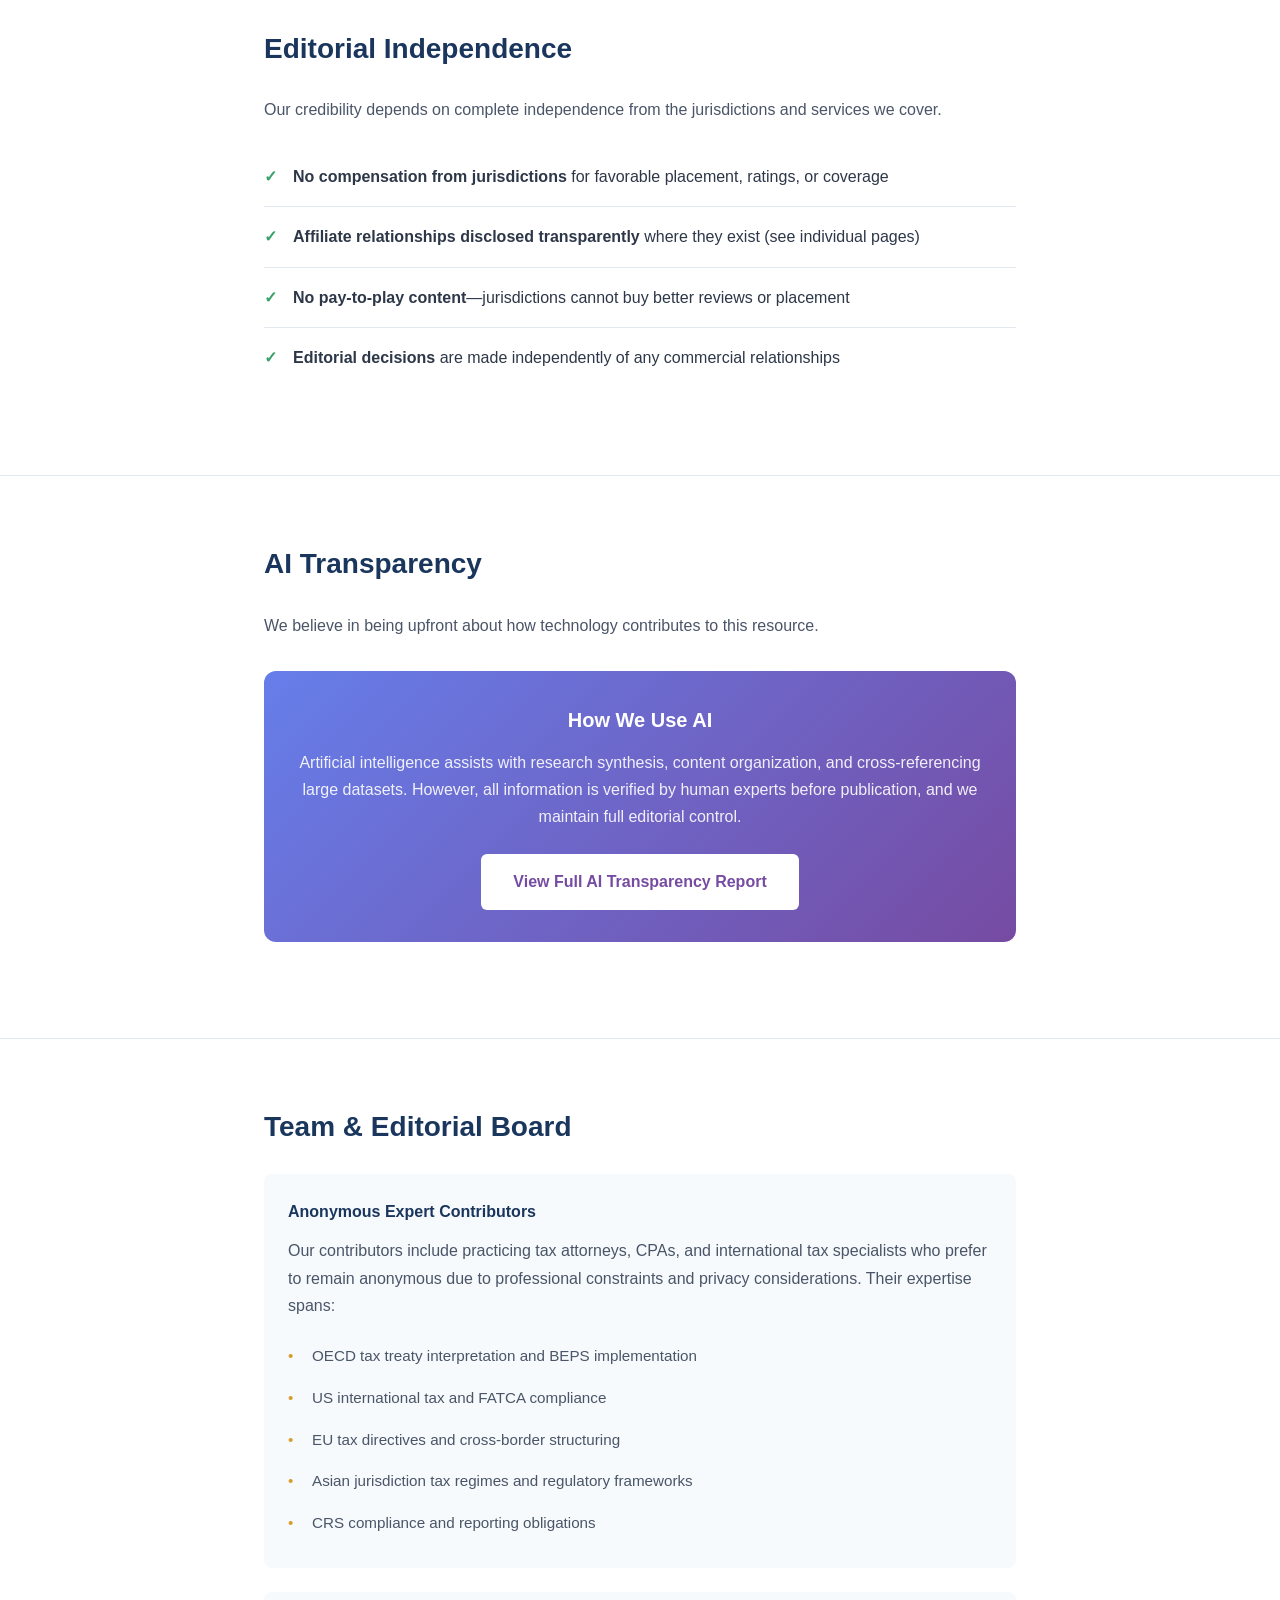
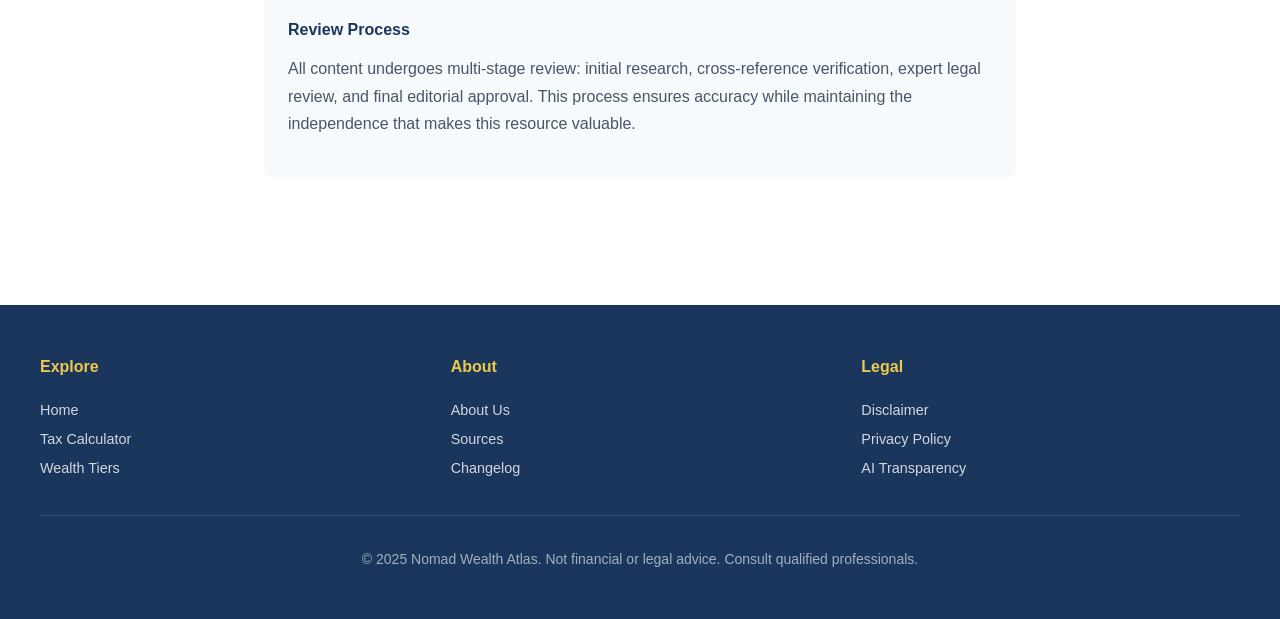
<file: about.html>
<!DOCTYPE html>
<html lang="en">
<head>
    <meta charset="UTF-8">
    <meta name="viewport" content="width=device-width, initial-scale=1.0">
    <title>About Nomad Wealth Atlas | Mission, Methodology & Editorial Standards</title>
    <meta name="description" content="Learn about Nomad Wealth Atlas: our mission to provide verified tax and residency information for global citizens, our rigorous methodology, and editorial independence standards.">
    <link rel="canonical" href="https://nomadwealthatlas.com/about.html">
    
    <!-- Schema Markup -->
    <script type="application/ld+json">
    {
        "@context": "https://schema.org",
        "@type": "AboutPage",
        "name": "About Nomad Wealth Atlas",
        "description": "Mission, methodology, and editorial standards of Nomad Wealth Atlas",
        "url": "https://nomadwealthatlas.com/about.html",
        "mainEntity": {
            "@type": "Organization",
            "name": "Nomad Wealth Atlas",
            "description": "Independent resource for verified tax and residency information",
            "url": "https://nomadwealthatlas.com",
            "sameAs": []
        }
    }
    </script>
    
    <style>
        :root {
            --primary: #1a365d;
            --primary-light: #2c5282;
            --accent: #d69e2e;
            --accent-light: #ecc94b;
            --text: #2d3748;
            --text-light: #4a5568;
            --bg: #ffffff;
            --bg-alt: #f7fafc;
            --border: #e2e8f0;
            --success: #38a169;
            --warning: #d69e2e;
        }
        
        * {
            margin: 0;
            padding: 0;
            box-sizing: border-box;
        }
        
        body {
            font-family: -apple-system, BlinkMacSystemFont, 'Segoe UI', Roboto, 'Helvetica Neue', Arial, sans-serif;
            line-height: 1.7;
            color: var(--text);
            background: var(--bg);
        }
        
        /* Navigation */
        .nav {
            background: var(--primary);
            padding: 1rem 0;
            position: sticky;
            top: 0;
            z-index: 100;
        }
        
        .nav-container {
            max-width: 1200px;
            margin: 0 auto;
            padding: 0 1.5rem;
            display: flex;
            justify-content: space-between;
            align-items: center;
        }
        
        .nav-logo {
            color: white;
            font-size: 1.25rem;
            font-weight: 700;
            text-decoration: none;
        }
        
        .nav-links {
            display: flex;
            gap: 2rem;
            list-style: none;
        }
        
        .nav-links a {
            color: rgba(255,255,255,0.9);
            text-decoration: none;
            font-size: 0.9rem;
            transition: color 0.2s;
        }
        
        .nav-links a:hover {
            color: white;
        }
        
        .nav-links a.active {
            color: var(--accent-light);
        }
        
        /* Hero */
        .hero {
            background: linear-gradient(135deg, var(--primary) 0%, var(--primary-light) 100%);
            color: white;
            padding: 5rem 1.5rem;
            text-align: center;
        }
        
        .hero h1 {
            font-size: clamp(2rem, 5vw, 3rem);
            font-weight: 700;
            margin-bottom: 1rem;
        }
        
        .hero p {
            font-size: 1.125rem;
            opacity: 0.9;
            max-width: 600px;
            margin: 0 auto;
        }
        
        /* Main Content */
        .container {
            max-width: 800px;
            margin: 0 auto;
            padding: 0 1.5rem;
        }
        
        .section {
            padding: 4rem 0;
            border-bottom: 1px solid var(--border);
        }
        
        .section:last-child {
            border-bottom: none;
        }
        
        .section h2 {
            font-size: 1.75rem;
            color: var(--primary);
            margin-bottom: 1.5rem;
        }
        
        .section h3 {
            font-size: 1.25rem;
            color: var(--primary);
            margin: 2rem 0 1rem;
        }
        
        .section p {
            margin-bottom: 1rem;
            color: var(--text-light);
        }
        
        /* Mission Statement */
        .mission-box {
            background: var(--bg-alt);
            border-left: 4px solid var(--accent);
            padding: 2rem;
            margin: 2rem 0;
            border-radius: 0 8px 8px 0;
        }
        
        .mission-box p {
            font-size: 1.125rem;
            color: var(--text);
            margin: 0;
            line-height: 1.8;
        }
        
        /* Methodology Grid */
        .method-grid {
            display: grid;
            grid-template-columns: repeat(auto-fit, minmax(280px, 1fr));
            gap: 1.5rem;
            margin-top: 2rem;
        }
        
        .method-card {
            background: var(--bg-alt);
            padding: 1.5rem;
            border-radius: 8px;
            border: 1px solid var(--border);
        }
        
        .method-card h4 {
            color: var(--primary);
            font-size: 1rem;
            margin-bottom: 0.75rem;
            display: flex;
            align-items: center;
            gap: 0.5rem;
        }
        
        .method-card p {
            font-size: 0.95rem;
            margin: 0;
        }
        
        .icon {
            width: 24px;
            height: 24px;
            display: inline-flex;
            align-items: center;
            justify-content: center;
        }
        
        /* Editorial Standards */
        .standards-list {
            list-style: none;
            margin: 1.5rem 0;
        }
        
        .standards-list li {
            padding: 1rem 0;
            border-bottom: 1px solid var(--border);
            display: flex;
            align-items: flex-start;
            gap: 1rem;
        }
        
        .standards-list li:last-child {
            border-bottom: none;
        }
        
        .checkmark {
            color: var(--success);
            font-weight: bold;
            flex-shrink: 0;
        }
        
        /* AI Transparency Button */
        .ai-transparency {
            background: linear-gradient(135deg, #667eea 0%, #764ba2 100%);
            color: white;
            padding: 2rem;
            border-radius: 12px;
            text-align: center;
            margin: 2rem 0;
        }
        
        .ai-transparency h3 {
            color: white;
            margin: 0 0 0.75rem;
        }
        
        .ai-transparency p {
            color: rgba(255,255,255,0.9);
            margin-bottom: 1.5rem;
        }
        
        .btn-primary {
            display: inline-block;
            background: white;
            color: #764ba2;
            padding: 0.875rem 2rem;
            border-radius: 6px;
            text-decoration: none;
            font-weight: 600;
            transition: transform 0.2s, box-shadow 0.2s;
        }
        
        .btn-primary:hover {
            transform: translateY(-2px);
            box-shadow: 0 4px 12px rgba(0,0,0,0.15);
        }
        
        /* Team Section */
        .team-note {
            background: var(--bg-alt);
            padding: 1.5rem;
            border-radius: 8px;
            margin-top: 1.5rem;
        }
        
        .team-note h4 {
            color: var(--primary);
            margin-bottom: 0.75rem;
        }
        
        .credentials-list {
            list-style: none;
            margin-top: 1rem;
        }
        
        .credentials-list li {
            padding: 0.5rem 0;
            padding-left: 1.5rem;
            position: relative;
            font-size: 0.95rem;
            color: var(--text-light);
        }
        
        .credentials-list li::before {
            content: "•";
            position: absolute;
            left: 0;
            color: var(--accent);
        }
        
        /* Footer */
        .footer {
            background: var(--primary);
            color: white;
            padding: 3rem 1.5rem;
            margin-top: 4rem;
        }
        
        .footer-container {
            max-width: 1200px;
            margin: 0 auto;
        }
        
        .footer-grid {
            display: grid;
            grid-template-columns: repeat(auto-fit, minmax(200px, 1fr));
            gap: 2rem;
            margin-bottom: 2rem;
        }
        
        .footer h4 {
            font-size: 1rem;
            margin-bottom: 1rem;
            color: var(--accent-light);
        }
        
        .footer ul {
            list-style: none;
        }
        
        .footer a {
            color: rgba(255,255,255,0.8);
            text-decoration: none;
            font-size: 0.9rem;
            line-height: 2;
        }
        
        .footer a:hover {
            color: white;
        }
        
        .footer-bottom {
            border-top: 1px solid rgba(255,255,255,0.1);
            padding-top: 2rem;
            text-align: center;
            font-size: 0.875rem;
            color: rgba(255,255,255,0.6);
        }
        
        /* Mobile */
        @media (max-width: 768px) {
            .nav-links {
                display: none;
            }
            
            .hero {
                padding: 3rem 1rem;
            }
            
            .method-grid {
                grid-template-columns: 1fr;
            }
            
            .section {
                padding: 2.5rem 0;
            }
        }
    </style>
</head>
<body>
    <!-- Navigation -->
    <nav class="nav">
        <div class="nav-container">
            <a href="index.html" class="nav-logo">Nomad Wealth Atlas</a>
            <ul class="nav-links">
                <li><a href="index.html">Home</a></li>
                <li><a href="calculator.html">Calculator</a></li>
                <li><a href="tiers.html">Wealth Tiers</a></li>
                <li><a href="about.html" class="active">About</a></li>
                <li><a href="sources.html">Sources</a></li>
                <li><a href="now.html">Now</a></li>
            </ul>
        </div>
    </nav>

    <!-- Hero -->
    <header class="hero">
        <h1>About Nomad Wealth Atlas</h1>
        <p>Independent, verified information for global citizens navigating tax and residency decisions.</p>
    </header>

    <main>
        <!-- Mission Statement -->
        <section class="section">
            <div class="container">
                <h2>Our Mission</h2>
                <div class="mission-box">
                    <p>Nomad Wealth Atlas exists to cut through the noise of conflicting tax advice and marketing claims. We provide rigorously verified, jurisdiction-neutral information for location-independent professionals, entrepreneurs, and investors making high-stakes decisions about where to structure their lives and assets. Unlike commercial services that steer clients toward specific jurisdictions, we present facts—verified, cross-referenced, and regularly updated—so you can make decisions based on reality, not sales pitches.</p>
                </div>
            </div>
        </section>

        <!-- Methodology -->
        <section class="section">
            <div class="container">
                <h2>How We Verify Information</h2>
                <p>Every data point on this site follows a rigorous verification protocol. We don't rely on secondhand reports or promotional materials.</p>
                
                <div class="method-grid">
                    <div class="method-card">
                        <h4><span class="icon">📚</span> Primary Sources</h4>
                        <p>OECD tax databases, official government gazettes, bilateral treaty texts, and regulatory filings. We go to the source, not the summary.</p>
                    </div>
                    <div class="method-card">
                        <h4><span class="icon">✓</span> Cross-Reference Rule</h4>
                        <p>Every significant claim is verified against a minimum of three independent sources before publication.</p>
                    </div>
                    <div class="method-card">
                        <h4><span class="icon">🔄</span> Update Cadence</h4>
                        <p>Tax rates: Quarterly review. Regulatory changes: Monthly monitoring. Breaking developments: As they occur.</p>
                    </div>
                    <div class="method-card">
                        <h4><span class="icon">👤</span> Expert Review</h4>
                        <p>All content is reviewed by qualified tax professionals and legal experts before publication.</p>
                    </div>
                </div>
            </div>
        </section>

        <!-- Editorial Independence -->
        <section class="section">
            <div class="container">
                <h2>Editorial Independence</h2>
                <p>Our credibility depends on complete independence from the jurisdictions and services we cover.</p>
                
                <ul class="standards-list">
                    <li>
                        <span class="checkmark">✓</span>
                        <div>
                            <strong>No compensation from jurisdictions</strong> for favorable placement, ratings, or coverage
                        </div>
                    </li>
                    <li>
                        <span class="checkmark">✓</span>
                        <div>
                            <strong>Affiliate relationships disclosed transparently</strong> where they exist (see individual pages)
                        </div>
                    </li>
                    <li>
                        <span class="checkmark">✓</span>
                        <div>
                            <strong>No pay-to-play content</strong>—jurisdictions cannot buy better reviews or placement
                        </div>
                    </li>
                    <li>
                        <span class="checkmark">✓</span>
                        <div>
                            <strong>Editorial decisions</strong> are made independently of any commercial relationships
                        </div>
                    </li>
                </ul>
            </div>
        </section>

        <!-- AI Transparency -->
        <section class="section">
            <div class="container">
                <h2>AI Transparency</h2>
                <p>We believe in being upfront about how technology contributes to this resource.</p>
                
                <div class="ai-transparency">
                    <h3>How We Use AI</h3>
                    <p>Artificial intelligence assists with research synthesis, content organization, and cross-referencing large datasets. However, all information is verified by human experts before publication, and we maintain full editorial control.</p>
                    <a href="ai-transparency.html" class="btn-primary">View Full AI Transparency Report</a>
                </div>
            </div>
        </section>

        <!-- Team & Credits -->
        <section class="section">
            <div class="container">
                <h2>Team & Editorial Board</h2>
                
                <div class="team-note">
                    <h4>Anonymous Expert Contributors</h4>
                    <p>Our contributors include practicing tax attorneys, CPAs, and international tax specialists who prefer to remain anonymous due to professional constraints and privacy considerations. Their expertise spans:</p>
                    <ul class="credentials-list">
                        <li>OECD tax treaty interpretation and BEPS implementation</li>
                        <li>US international tax and FATCA compliance</li>
                        <li>EU tax directives and cross-border structuring</li>
                        <li>Asian jurisdiction tax regimes and regulatory frameworks</li>
                        <li>CRS compliance and reporting obligations</li>
                    </ul>
                </div>
                
                <div class="team-note" style="margin-top: 1.5rem;">
                    <h4>Review Process</h4>
                    <p>All content undergoes multi-stage review: initial research, cross-reference verification, expert legal review, and final editorial approval. This process ensures accuracy while maintaining the independence that makes this resource valuable.</p>
                </div>
            </div>
        </section>
    </main>

    <!-- Footer -->
    <footer class="footer">
        <div class="footer-container">
            <div class="footer-grid">
                <div>
                    <h4>Explore</h4>
                    <ul>
                        <li><a href="index.html">Home</a></li>
                        <li><a href="calculator.html">Tax Calculator</a></li>
                        <li><a href="tiers.html">Wealth Tiers</a></li>
                    </ul>
                </div>
                <div>
                    <h4>About</h4>
                    <ul>
                        <li><a href="about.html">About Us</a></li>
                        <li><a href="sources.html">Sources</a></li>
                        <li><a href="now.html">Changelog</a></li>
                    </ul>
                </div>
                <div>
                    <h4>Legal</h4>
                    <ul>
                        <li><a href="disclaimer.html">Disclaimer</a></li>
                        <li><a href="privacy.html">Privacy Policy</a></li>
                        <li><a href="ai-transparency.html">AI Transparency</a></li>
                    </ul>
                </div>
            </div>
            <div class="footer-bottom">
                <p>© 2025 Nomad Wealth Atlas. Not financial or legal advice. Consult qualified professionals.</p>
            </div>
        </div>
    </footer>
</body>
</html>
</file>
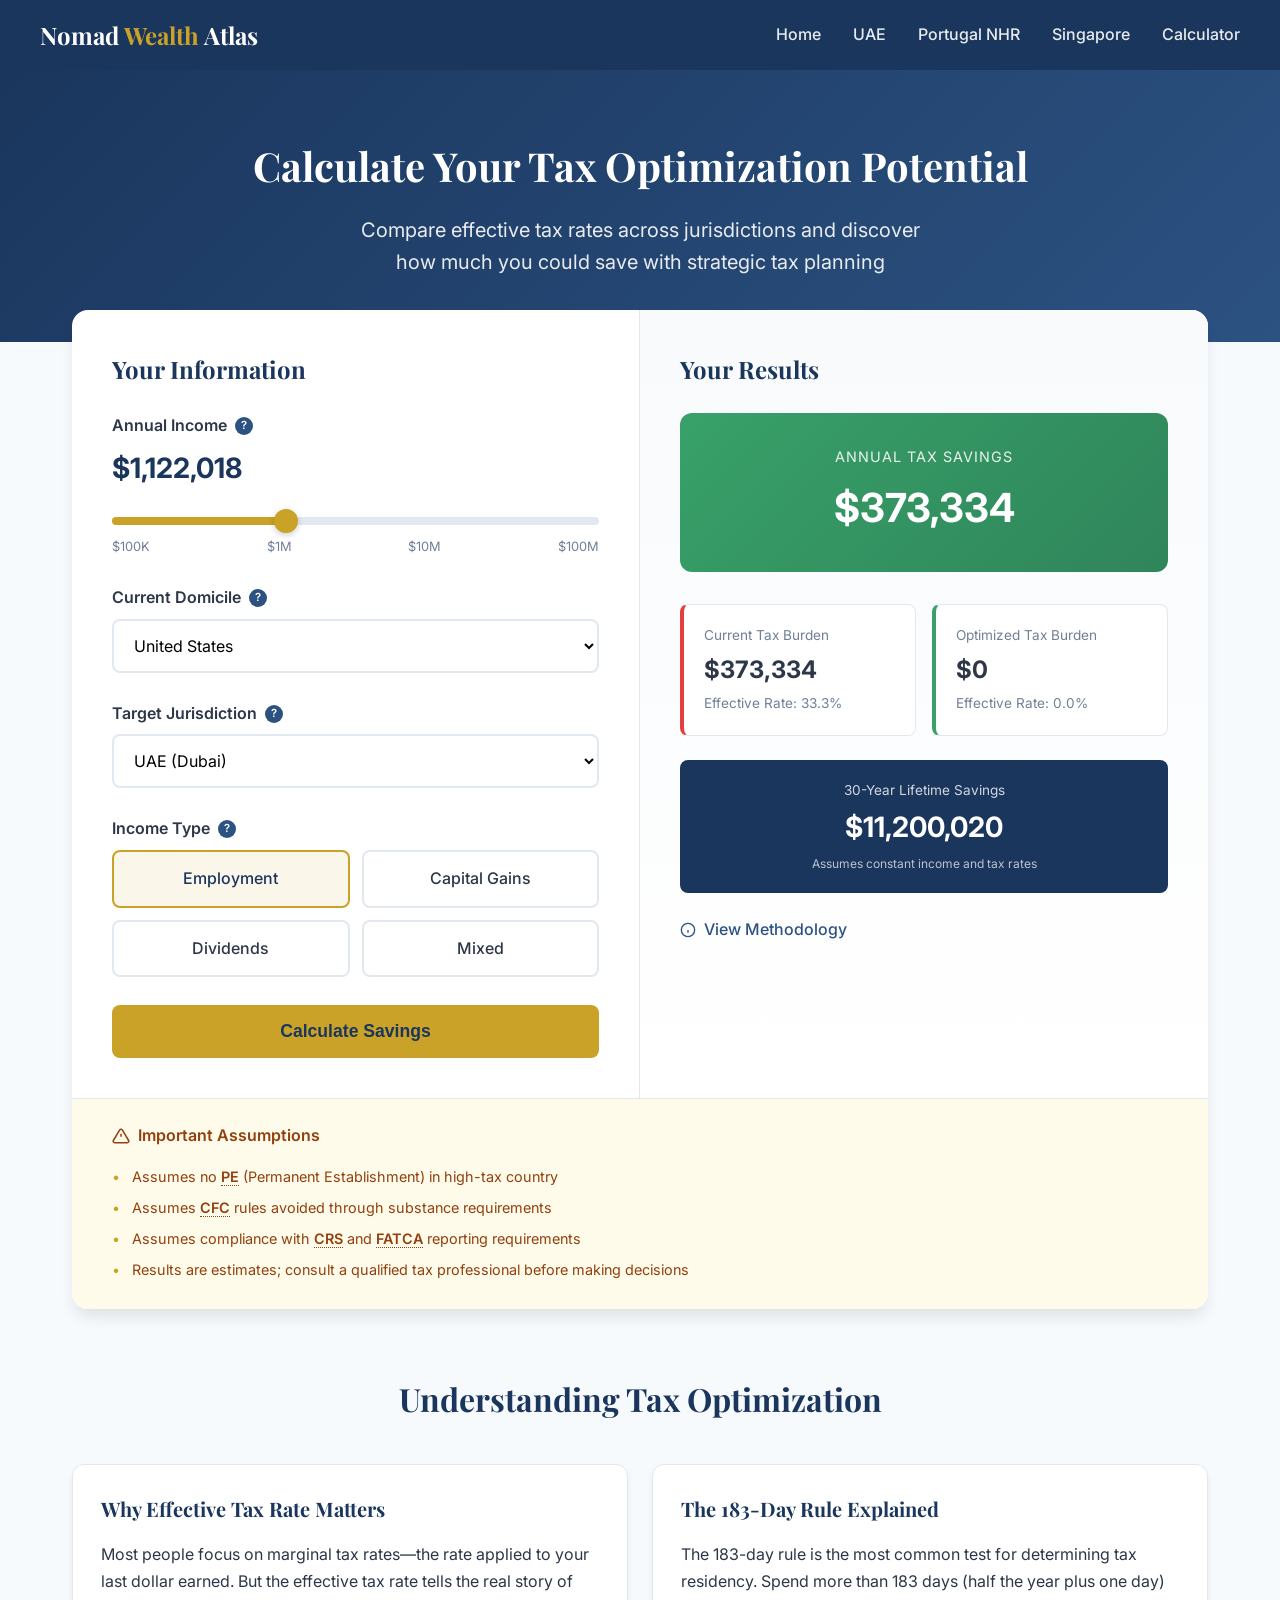
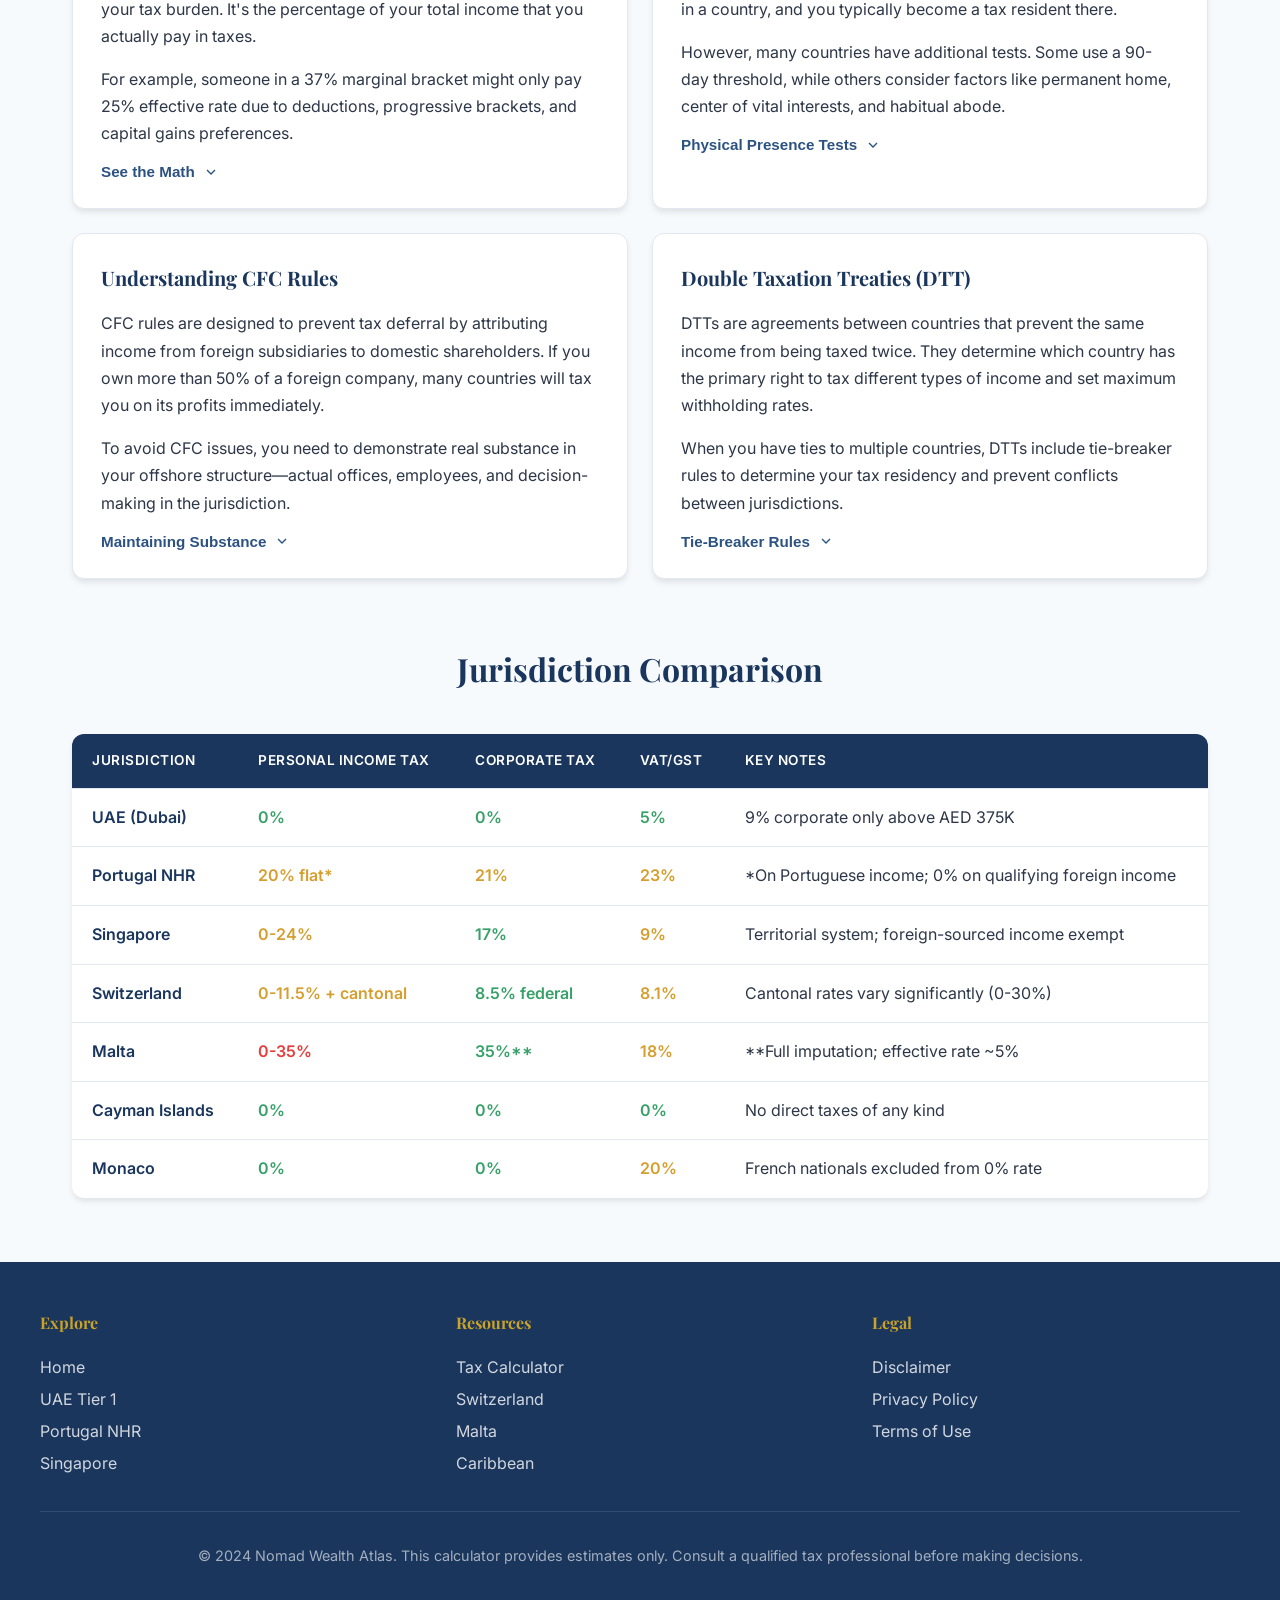
<file: calculator.html>
<!DOCTYPE html>
<html lang="en">
<head>
    <meta charset="UTF-8">
    <meta name="viewport" content="width=device-width, initial-scale=1.0">
    <title>Tax Optimization Calculator | Nomad Wealth Atlas</title>
    <meta name="description" content="Calculate your tax optimization potential. Compare effective tax rates across UAE, Portugal NHR, Singapore, Switzerland, Malta, and Cayman.">
    <link rel="preconnect" href="https://fonts.googleapis.com">
    <link rel="preconnect" href="https://fonts.gstatic.com" crossorigin>
    <link href="https://fonts.googleapis.com/css2?family=Inter:wght@400;500;600;700&family=Playfair+Display:wght@600;700&display=swap" rel="stylesheet">
    <style>
        :root {
            --primary: #1a365d;
            --primary-light: #2c5282;
            --accent: #c9a227;
            --accent-light: #d4b43a;
            --success: #38a169;
            --danger: #e53e3e;
            --bg: #f7fafc;
            --card-bg: #ffffff;
            --text: #2d3748;
            --text-light: #718096;
            --border: #e2e8f0;
            --shadow: 0 4px 6px -1px rgba(0,0,0,0.1);
            --shadow-lg: 0 10px 15px -3px rgba(0,0,0,0.1);
        }
        
        * {
            margin: 0;
            padding: 0;
            box-sizing: border-box;
        }
        
        body {
            font-family: 'Inter', sans-serif;
            background: var(--bg);
            color: var(--text);
            line-height: 1.6;
        }
        
        /* Navigation */
        .nav {
            background: var(--primary);
            padding: 1rem 2rem;
            position: sticky;
            top: 0;
            z-index: 100;
        }
        
        .nav-container {
            max-width: 1200px;
            margin: 0 auto;
            display: flex;
            justify-content: space-between;
            align-items: center;
        }
        
        .nav-logo {
            font-family: 'Playfair Display', serif;
            font-size: 1.5rem;
            font-weight: 700;
            color: white;
            text-decoration: none;
        }
        
        .nav-logo span {
            color: var(--accent);
        }
        
        .nav-links {
            display: flex;
            gap: 2rem;
            list-style: none;
        }
        
        .nav-links a {
            color: rgba(255,255,255,0.9);
            text-decoration: none;
            font-weight: 500;
            transition: color 0.2s;
        }
        
        .nav-links a:hover {
            color: var(--accent);
        }
        
        .nav-mobile-toggle {
            display: none;
            background: none;
            border: none;
            color: white;
            font-size: 1.5rem;
            cursor: pointer;
        }
        
        /* Hero Section */
        .hero {
            background: linear-gradient(135deg, var(--primary) 0%, var(--primary-light) 100%);
            color: white;
            padding: 4rem 2rem;
            text-align: center;
        }
        
        .hero h1 {
            font-family: 'Playfair Display', serif;
            font-size: 2.5rem;
            margin-bottom: 1rem;
        }
        
        .hero p {
            font-size: 1.25rem;
            opacity: 0.9;
            max-width: 600px;
            margin: 0 auto;
        }
        
        /* Calculator Container */
        .calculator-section {
            max-width: 1200px;
            margin: -2rem auto 4rem;
            padding: 0 2rem;
            position: relative;
            z-index: 10;
        }
        
        .calculator-card {
            background: var(--card-bg);
            border-radius: 16px;
            box-shadow: var(--shadow-lg);
            overflow: hidden;
        }
        
        .calculator-grid {
            display: grid;
            grid-template-columns: 1fr 1fr;
            gap: 0;
        }
        
        /* Left Panel - Inputs */
        .input-panel {
            padding: 2.5rem;
            border-right: 1px solid var(--border);
        }
        
        .panel-title {
            font-family: 'Playfair Display', serif;
            font-size: 1.5rem;
            color: var(--primary);
            margin-bottom: 1.5rem;
        }
        
        .input-group {
            margin-bottom: 1.75rem;
        }
        
        .input-label {
            display: flex;
            align-items: center;
            gap: 0.5rem;
            font-weight: 600;
            color: var(--text);
            margin-bottom: 0.5rem;
        }
        
        .tooltip {
            position: relative;
            display: inline-flex;
            align-items: center;
            justify-content: center;
            width: 18px;
            height: 18px;
            background: var(--primary-light);
            color: white;
            border-radius: 50%;
            font-size: 0.7rem;
            cursor: help;
            font-weight: 600;
        }
        
        .tooltip:hover::after {
            content: attr(data-tooltip);
            position: absolute;
            bottom: 100%;
            left: 50%;
            transform: translateX(-50%);
            background: var(--primary);
            color: white;
            padding: 0.5rem 0.75rem;
            border-radius: 6px;
            font-size: 0.8rem;
            font-weight: 400;
            white-space: nowrap;
            z-index: 100;
            margin-bottom: 8px;
            min-width: 200px;
            white-space: normal;
            text-align: center;
        }
        
        .tooltip:hover::before {
            content: '';
            position: absolute;
            bottom: 100%;
            left: 50%;
            transform: translateX(-50%);
            border: 6px solid transparent;
            border-top-color: var(--primary);
            margin-bottom: -4px;
        }
        
        .income-display {
            font-size: 1.75rem;
            font-weight: 700;
            color: var(--primary);
            margin-bottom: 0.5rem;
        }
        
        .slider-container {
            position: relative;
            margin: 1rem 0;
        }
        
        input[type="range"] {
            width: 100%;
            height: 8px;
            border-radius: 4px;
            background: linear-gradient(to right, var(--accent) 0%, var(--accent) var(--progress, 0%), var(--border) var(--progress, 0%), var(--border) 100%);
            -webkit-appearance: none;
            appearance: none;
            cursor: pointer;
        }
        
        input[type="range"]::-webkit-slider-thumb {
            -webkit-appearance: none;
            appearance: none;
            width: 24px;
            height: 24px;
            border-radius: 50%;
            background: var(--accent);
            cursor: pointer;
            box-shadow: 0 2px 6px rgba(0,0,0,0.2);
            transition: transform 0.1s;
        }
        
        input[type="range"]::-webkit-slider-thumb:hover {
            transform: scale(1.1);
        }
        
        input[type="range"]::-moz-range-thumb {
            width: 24px;
            height: 24px;
            border-radius: 50%;
            background: var(--accent);
            cursor: pointer;
            border: none;
            box-shadow: 0 2px 6px rgba(0,0,0,0.2);
        }
        
        .slider-labels {
            display: flex;
            justify-content: space-between;
            font-size: 0.8rem;
            color: var(--text-light);
            margin-top: 0.25rem;
        }
        
        select, input[type="text"] {
            width: 100%;
            padding: 0.875rem 1rem;
            border: 2px solid var(--border);
            border-radius: 8px;
            font-size: 1rem;
            font-family: inherit;
            background: white;
            transition: border-color 0.2s;
        }
        
        select:focus, input[type="text"]:focus {
            outline: none;
            border-color: var(--accent);
        }
        
        .income-type-options {
            display: grid;
            grid-template-columns: repeat(2, 1fr);
            gap: 0.75rem;
        }
        
        .income-type-option {
            position: relative;
        }
        
        .income-type-option input {
            position: absolute;
            opacity: 0;
        }
        
        .income-type-option label {
            display: block;
            padding: 0.875rem;
            text-align: center;
            border: 2px solid var(--border);
            border-radius: 8px;
            cursor: pointer;
            transition: all 0.2s;
            font-weight: 500;
        }
        
        .income-type-option input:checked + label {
            border-color: var(--accent);
            background: rgba(201, 162, 39, 0.1);
            color: var(--primary);
        }
        
        .income-type-option label:hover {
            border-color: var(--accent-light);
        }
        
        .calculate-btn {
            width: 100%;
            padding: 1rem 2rem;
            background: var(--accent);
            color: var(--primary);
            border: none;
            border-radius: 8px;
            font-size: 1.1rem;
            font-weight: 700;
            cursor: pointer;
            transition: all 0.2s;
        }
        
        .calculate-btn:hover {
            background: var(--accent-light);
            transform: translateY(-2px);
            box-shadow: var(--shadow);
        }
        
        /* Right Panel - Results */
        .results-panel {
            padding: 2.5rem;
            background: linear-gradient(180deg, #f8fafc 0%, #ffffff 100%);
        }
        
        .savings-highlight {
            text-align: center;
            padding: 2rem;
            background: linear-gradient(135deg, var(--success) 0%, #2f855a 100%);
            border-radius: 12px;
            color: white;
            margin-bottom: 2rem;
        }
        
        .savings-label {
            font-size: 0.9rem;
            text-transform: uppercase;
            letter-spacing: 1px;
            opacity: 0.9;
            margin-bottom: 0.5rem;
        }
        
        .savings-amount {
            font-size: 2.5rem;
            font-weight: 700;
        }
        
        .comparison-grid {
            display: grid;
            grid-template-columns: 1fr 1fr;
            gap: 1rem;
            margin-bottom: 1.5rem;
        }
        
        .comparison-item {
            padding: 1.25rem;
            background: white;
            border-radius: 8px;
            border: 1px solid var(--border);
        }
        
        .comparison-item.current {
            border-left: 4px solid var(--danger);
        }
        
        .comparison-item.optimized {
            border-left: 4px solid var(--success);
        }
        
        .comparison-label {
            font-size: 0.85rem;
            color: var(--text-light);
            margin-bottom: 0.25rem;
        }
        
        .comparison-value {
            font-size: 1.5rem;
            font-weight: 700;
            color: var(--text);
        }
        
        .comparison-rate {
            font-size: 0.85rem;
            color: var(--text-light);
            margin-top: 0.25rem;
        }
        
        .lifetime-savings {
            padding: 1.25rem;
            background: var(--primary);
            border-radius: 8px;
            color: white;
            text-align: center;
            margin-bottom: 1.5rem;
        }
        
        .lifetime-savings-label {
            font-size: 0.85rem;
            opacity: 0.8;
            margin-bottom: 0.25rem;
        }
        
        .lifetime-savings-value {
            font-size: 1.75rem;
            font-weight: 700;
        }
        
        .lifetime-note {
            font-size: 0.75rem;
            opacity: 0.7;
            margin-top: 0.25rem;
        }
        
        .methodology-link {
            display: inline-flex;
            align-items: center;
            gap: 0.5rem;
            color: var(--primary-light);
            text-decoration: none;
            font-weight: 500;
            cursor: pointer;
        }
        
        .methodology-link:hover {
            color: var(--primary);
        }
        
        /* Assumptions */
        .assumptions {
            padding: 1.5rem 2.5rem;
            background: #fffbeb;
            border-top: 1px solid var(--border);
        }
        
        .assumptions-title {
            font-weight: 600;
            color: #92400e;
            margin-bottom: 0.75rem;
            display: flex;
            align-items: center;
            gap: 0.5rem;
        }
        
        .assumptions-list {
            list-style: none;
            font-size: 0.9rem;
            color: #92400e;
        }
        
        .assumptions-list li {
            padding: 0.25rem 0;
            padding-left: 1.25rem;
            position: relative;
        }
        
        .assumptions-list li::before {
            content: '•';
            position: absolute;
            left: 0;
            color: var(--accent);
        }
        
        .assumptions-list .acronym {
            font-weight: 600;
            border-bottom: 1px dotted #92400e;
            cursor: help;
        }
        
        /* Modal */
        .modal-overlay {
            display: none;
            position: fixed;
            top: 0;
            left: 0;
            right: 0;
            bottom: 0;
            background: rgba(0,0,0,0.5);
            z-index: 1000;
            align-items: center;
            justify-content: center;
            padding: 2rem;
        }
        
        .modal-overlay.active {
            display: flex;
        }
        
        .modal {
            background: white;
            border-radius: 16px;
            max-width: 800px;
            width: 100%;
            max-height: 90vh;
            overflow-y: auto;
            box-shadow: var(--shadow-lg);
        }
        
        .modal-header {
            padding: 1.5rem 2rem;
            border-bottom: 1px solid var(--border);
            display: flex;
            justify-content: space-between;
            align-items: center;
        }
        
        .modal-title {
            font-family: 'Playfair Display', serif;
            font-size: 1.5rem;
            color: var(--primary);
        }
        
        .modal-close {
            background: none;
            border: none;
            font-size: 1.5rem;
            cursor: pointer;
            color: var(--text-light);
            padding: 0.25rem;
        }
        
        .modal-close:hover {
            color: var(--text);
        }
        
        .modal-body {
            padding: 2rem;
        }
        
        .modal-section {
            margin-bottom: 2rem;
        }
        
        .modal-section:last-child {
            margin-bottom: 0;
        }
        
        .modal-section h3 {
            color: var(--primary);
            margin-bottom: 0.75rem;
            font-size: 1.1rem;
        }
        
        .modal-section p {
            color: var(--text);
            line-height: 1.7;
        }
        
        .formula-box {
            background: #f7fafc;
            padding: 1rem 1.5rem;
            border-radius: 8px;
            border-left: 4px solid var(--accent);
            font-family: 'Courier New', monospace;
            margin: 1rem 0;
        }
        
        /* Explanation Section */
        .explanation-section {
            max-width: 1200px;
            margin: 0 auto 4rem;
            padding: 0 2rem;
        }
        
        .section-title {
            font-family: 'Playfair Display', serif;
            font-size: 2rem;
            color: var(--primary);
            text-align: center;
            margin-bottom: 2.5rem;
        }
        
        .explanation-grid {
            display: grid;
            grid-template-columns: repeat(2, 1fr);
            gap: 1.5rem;
        }
        
        .explanation-card {
            background: var(--card-bg);
            border-radius: 12px;
            padding: 1.75rem;
            box-shadow: var(--shadow);
            border: 1px solid var(--border);
        }
        
        .explanation-card h3 {
            font-family: 'Playfair Display', serif;
            color: var(--primary);
            margin-bottom: 1rem;
            font-size: 1.25rem;
        }
        
        .explanation-card p {
            color: var(--text);
            margin-bottom: 1rem;
            line-height: 1.7;
        }
        
        .expand-btn {
            background: none;
            border: none;
            color: var(--primary-light);
            font-weight: 600;
            cursor: pointer;
            display: flex;
            align-items: center;
            gap: 0.5rem;
            padding: 0;
            font-size: 0.95rem;
        }
        
        .expand-btn:hover {
            color: var(--primary);
        }
        
        .expand-content {
            display: none;
            margin-top: 1rem;
            padding-top: 1rem;
            border-top: 1px solid var(--border);
        }
        
        .expand-content.active {
            display: block;
        }
        
        .expand-icon {
            transition: transform 0.2s;
        }
        
        .expand-btn.active .expand-icon {
            transform: rotate(180deg);
        }
        
        /* Comparison Table */
        .comparison-section {
            max-width: 1200px;
            margin: 0 auto 4rem;
            padding: 0 2rem;
        }
        
        .comparison-table {
            width: 100%;
            background: var(--card-bg);
            border-radius: 12px;
            overflow: hidden;
            box-shadow: var(--shadow);
            border-collapse: collapse;
        }
        
        .comparison-table th,
        .comparison-table td {
            padding: 1rem 1.25rem;
            text-align: left;
            border-bottom: 1px solid var(--border);
        }
        
        .comparison-table th {
            background: var(--primary);
            color: white;
            font-weight: 600;
            text-transform: uppercase;
            font-size: 0.85rem;
            letter-spacing: 0.5px;
        }
        
        .comparison-table tr:last-child td {
            border-bottom: none;
        }
        
        .comparison-table tr:hover {
            background: #f7fafc;
        }
        
        .jurisdiction-name {
            font-weight: 600;
            color: var(--primary);
        }
        
        .tax-rate {
            font-weight: 600;
        }
        
        .tax-rate.zero {
            color: var(--success);
        }
        
        .tax-rate.low {
            color: #38a169;
        }
        
        .tax-rate.medium {
            color: #d69e2e;
        }
        
        .tax-rate.high {
            color: var(--danger);
        }
        
        /* Footer */
        .footer {
            background: var(--primary);
            color: white;
            padding: 3rem 2rem;
        }
        
        .footer-container {
            max-width: 1200px;
            margin: 0 auto;
            display: grid;
            grid-template-columns: repeat(3, 1fr);
            gap: 3rem;
        }
        
        .footer-section h4 {
            font-family: 'Playfair Display', serif;
            margin-bottom: 1rem;
            color: var(--accent);
        }
        
        .footer-section ul {
            list-style: none;
        }
        
        .footer-section a {
            color: rgba(255,255,255,0.8);
            text-decoration: none;
            line-height: 2;
            transition: color 0.2s;
        }
        
        .footer-section a:hover {
            color: var(--accent);
        }
        
        .footer-bottom {
            max-width: 1200px;
            margin: 2rem auto 0;
            padding-top: 2rem;
            border-top: 1px solid rgba(255,255,255,0.1);
            text-align: center;
            color: rgba(255,255,255,0.6);
            font-size: 0.9rem;
        }
        
        /* Mobile Responsive */
        @media (max-width: 968px) {
            .nav-links {
                display: none;
            }
            
            .nav-mobile-toggle {
                display: block;
            }
            
            .hero h1 {
                font-size: 1.75rem;
            }
            
            .hero p {
                font-size: 1rem;
            }
            
            .calculator-grid {
                grid-template-columns: 1fr;
            }
            
            .input-panel {
                border-right: none;
                border-bottom: 1px solid var(--border);
            }
            
            .explanation-grid {
                grid-template-columns: 1fr;
            }
            
            .comparison-grid {
                grid-template-columns: 1fr;
            }
            
            .footer-container {
                grid-template-columns: 1fr;
                gap: 2rem;
            }
            
            .income-type-options {
                grid-template-columns: 1fr;
            }
        }
        
        @media (max-width: 640px) {
            .input-panel,
            .results-panel {
                padding: 1.5rem;
            }
            
            .savings-amount {
                font-size: 1.75rem;
            }
            
            .comparison-value {
                font-size: 1.25rem;
            }
            
            .comparison-table {
                font-size: 0.85rem;
            }
            
            .comparison-table th,
            .comparison-table td {
                padding: 0.75rem;
            }
        }
        
        /* Schema markup hidden */
        .schema-markup {
            display: none;
        }
    </style>
</head>
<body>
    <!-- Navigation -->
    <nav class="nav">
        <div class="nav-container">
            <a href="index.html" class="nav-logo">Nomad <span>Wealth</span> Atlas</a>
            <ul class="nav-links">
                <li><a href="index.html">Home</a></li>
                <li><a href="tier1-uae.html">UAE</a></li>
                <li><a href="tier2-portugal.html">Portugal NHR</a></li>
                <li><a href="tier3-singapore.html">Singapore</a></li>
                <li><a href="calculator.html">Calculator</a></li>
            </ul>
            <button class="nav-mobile-toggle" aria-label="Toggle menu">☰</button>
        </div>
    </nav>

    <!-- Hero Section -->
    <section class="hero">
        <h1>Calculate Your Tax Optimization Potential</h1>
        <p>Compare effective tax rates across jurisdictions and discover how much you could save with strategic tax planning</p>
    </section>

    <!-- Calculator Section -->
    <section class="calculator-section">
        <div class="calculator-card">
            <div class="calculator-grid">
                <!-- Left Panel - Inputs -->
                <div class="input-panel">
                    <h2 class="panel-title">Your Information</h2>
                    
                    <div class="input-group">
                        <label class="input-label">
                            Annual Income
                            <span class="tooltip" data-tooltip="Pre-tax global income including capital gains, dividends, and employment income">?</span>
                        </label>
                        <div class="income-display" id="incomeDisplay">$500,000</div>
                        <div class="slider-container">
                            <input type="range" id="incomeSlider" min="0" max="100" value="35">
                            <div class="slider-labels">
                                <span>$100K</span>
                                <span>$1M</span>
                                <span>$10M</span>
                                <span>$100M</span>
                            </div>
                        </div>
                    </div>
                    
                    <div class="input-group">
                        <label class="input-label">
                            Current Domicile
                            <span class="tooltip" data-tooltip="Your permanent legal home, distinct from residency. Determines your tax obligations in most countries.">?</span>
                        </label>
                        <select id="currentDomicile">
                            <option value="us">United States</option>
                            <option value="uk">United Kingdom</option>
                            <option value="germany">Germany</option>
                            <option value="france">France</option>
                            <option value="canada">Canada</option>
                            <option value="australia">Australia</option>
                            <option value="netherlands">Netherlands</option>
                            <option value="italy">Italy</option>
                            <option value="spain">Spain</option>
                            <option value="switzerland">Switzerland</option>
                        </select>
                    </div>
                    
                    <div class="input-group">
                        <label class="input-label">
                            Target Jurisdiction
                            <span class="tooltip" data-tooltip="The country where you plan to establish tax residency">?</span>
                        </label>
                        <select id="targetJurisdiction">
                            <option value="uae">UAE (Dubai)</option>
                            <option value="portugal">Portugal NHR</option>
                            <option value="singapore">Singapore</option>
                            <option value="switzerland">Switzerland</option>
                            <option value="malta">Malta</option>
                            <option value="cayman">Cayman Islands</option>
                            <option value="monaco">Monaco</option>
                        </select>
                    </div>
                    
                    <div class="input-group">
                        <label class="input-label">
                            Income Type
                            <span class="tooltip" data-tooltip="Different income types are taxed at different rates in most jurisdictions">?</span>
                        </label>
                        <div class="income-type-options">
                            <div class="income-type-option">
                                <input type="radio" name="incomeType" id="typeEmployment" value="employment" checked>
                                <label for="typeEmployment">Employment</label>
                            </div>
                            <div class="income-type-option">
                                <input type="radio" name="incomeType" id="typeCapitalGains" value="capitalgains">
                                <label for="typeCapitalGains">Capital Gains</label>
                            </div>
                            <div class="income-type-option">
                                <input type="radio" name="incomeType" id="typeDividends" value="dividends">
                                <label for="typeDividends">Dividends</label>
                            </div>
                            <div class="income-type-option">
                                <input type="radio" name="incomeType" id="typeMixed" value="mixed">
                                <label for="typeMixed">Mixed</label>
                            </div>
                        </div>
                    </div>
                    
                    <button class="calculate-btn" id="calculateBtn">Calculate Savings</button>
                </div>
                
                <!-- Right Panel - Results -->
                <div class="results-panel">
                    <h2 class="panel-title">Your Results</h2>
                    
                    <div class="savings-highlight">
                        <div class="savings-label">Annual Tax Savings</div>
                        <div class="savings-amount" id="annualSavings">$175,000</div>
                    </div>
                    
                    <div class="comparison-grid">
                        <div class="comparison-item current">
                            <div class="comparison-label">Current Tax Burden</div>
                            <div class="comparison-value" id="currentTax">$200,000</div>
                            <div class="comparison-rate" id="currentRate">Effective Rate: 40%</div>
                        </div>
                        <div class="comparison-item optimized">
                            <div class="comparison-label">Optimized Tax Burden</div>
                            <div class="comparison-value" id="optimizedTax">$25,000</div>
                            <div class="comparison-rate" id="optimizedRate">Effective Rate: 5%</div>
                        </div>
                    </div>
                    
                    <div class="lifetime-savings">
                        <div class="lifetime-savings-label">30-Year Lifetime Savings</div>
                        <div class="lifetime-savings-value" id="lifetimeSavings">$5,250,000</div>
                        <div class="lifetime-note">Assumes constant income and tax rates</div>
                    </div>
                    
                    <a class="methodology-link" id="methodologyLink">
                        <svg width="16" height="16" viewBox="0 0 24 24" fill="none" stroke="currentColor" stroke-width="2">
                            <circle cx="12" cy="12" r="10"></circle>
                            <path d="M12 16v-4M12 8h.01"></path>
                        </svg>
                        View Methodology
                    </a>
                </div>
            </div>
            
            <!-- Assumptions -->
            <div class="assumptions">
                <div class="assumptions-title">
                    <svg width="18" height="18" viewBox="0 0 24 24" fill="none" stroke="currentColor" stroke-width="2">
                        <path d="M10.29 3.86L1.82 18a2 2 0 0 0 1.71 3h16.94a2 2 0 0 0 1.71-3L13.71 3.86a2 2 0 0 0-3.42 0z"></path>
                        <line x1="12" y1="9" x2="12" y2="13"></line>
                        <line x1="12" y1="17" x2="12.01" y2="17"></line>
                    </svg>
                    Important Assumptions
                </div>
                <ul class="assumptions-list">
                    <li>Assumes no <span class="acronym" title="Permanent Establishment: A fixed place of business that creates tax liability in a country">PE</span> (Permanent Establishment) in high-tax country</li>
                    <li>Assumes <span class="acronym" title="Controlled Foreign Corporation: Rules that attribute foreign company income to domestic shareholders">CFC</span> rules avoided through substance requirements</li>
                    <li>Assumes compliance with <span class="acronym" title="Common Reporting Standard: Automatic exchange of financial account information between tax authorities">CRS</span> and <span class="acronym" title="Foreign Account Tax Compliance Act: US law requiring foreign banks to report US account holders">FATCA</span> reporting requirements</li>
                    <li>Results are estimates; consult a qualified tax professional before making decisions</li>
                </ul>
            </div>
        </div>
    </section>

    <!-- Explanation Section -->
    <section class="explanation-section">
        <h2 class="section-title">Understanding Tax Optimization</h2>
        
        <div class="explanation-grid">
            <!-- Article 1 -->
            <article class="explanation-card">
                <h3>Why Effective Tax Rate Matters</h3>
                <p>Most people focus on marginal tax rates—the rate applied to your last dollar earned. But the effective tax rate tells the real story of your tax burden. It's the percentage of your total income that you actually pay in taxes.</p>
                <p>For example, someone in a 37% marginal bracket might only pay 25% effective rate due to deductions, progressive brackets, and capital gains preferences.</p>
                <button class="expand-btn" data-expand="mathExpand">
                    See the Math
                    <svg class="expand-icon" width="16" height="16" viewBox="0 0 24 24" fill="none" stroke="currentColor" stroke-width="2">
                        <polyline points="6 9 12 15 18 9"></polyline>
                    </svg>
                </button>
                <div class="expand-content" id="mathExpand">
                    <div class="formula-box">
                        Effective Rate = (Total Tax Paid / Total Income) × 100
                    </div>
                    <p><strong>Example:</strong> If you earn $500,000 and pay $125,000 in taxes:</p>
                    <p>Effective Rate = ($125,000 / $500,000) × 100 = <strong>25%</strong></p>
                    <p>Even if your top marginal rate is 37%, your effective rate shows what you actually keep.</p>
                </div>
            </article>
            
            <!-- Article 2 -->
            <article class="explanation-card">
                <h3>The 183-Day Rule Explained</h3>
                <p>The 183-day rule is the most common test for determining tax residency. Spend more than 183 days (half the year plus one day) in a country, and you typically become a tax resident there.</p>
                <p>However, many countries have additional tests. Some use a 90-day threshold, while others consider factors like permanent home, center of vital interests, and habitual abode.</p>
                <button class="expand-btn" data-expand="dayRuleExpand">
                    Physical Presence Tests
                    <svg class="expand-icon" width="16" height="16" viewBox="0 0 24 24" fill="none" stroke="currentColor" stroke-width="2">
                        <polyline points="6 9 12 15 18 9"></polyline>
                    </svg>
                </button>
                <div class="expand-content" id="dayRuleExpand">
                    <p><strong>Common Day Count Rules:</strong></p>
                    <ul style="margin-left: 1.5rem; margin-top: 0.5rem;">
                        <li><strong>183+ days:</strong> Tax residency triggered in most countries</li>
                        <li><strong>90 days:</strong> Used by some jurisdictions for specific tests</li>
                        <li><strong>Substantial Presence Test (US):</strong> Complex formula counting days over 3 years</li>
                        <li><strong>OECD Tie-Breaker:</strong> Permanent home, vital interests, habitual abode</li>
                    </ul>
                    <p style="margin-top: 1rem;">Always track your days carefully and maintain documentation of travel.</p>
                </div>
            </article>
            
            <!-- Article 3 -->
            <article class="explanation-card">
                <h3>Understanding CFC Rules</h3>
                <p><span class="acronym" title="Controlled Foreign Corporation">CFC</span> rules are designed to prevent tax deferral by attributing income from foreign subsidiaries to domestic shareholders. If you own more than 50% of a foreign company, many countries will tax you on its profits immediately.</p>
                <p>To avoid CFC issues, you need to demonstrate real substance in your offshore structure—actual offices, employees, and decision-making in the jurisdiction.</p>
                <button class="expand-btn" data-expand="cfcExpand">
                    Maintaining Substance
                    <svg class="expand-icon" width="16" height="16" viewBox="0 0 24 24" fill="none" stroke="currentColor" stroke-width="2">
                        <polyline points="6 9 12 15 18 9"></polyline>
                    </svg>
                </button>
                <div class="expand-content" id="cfcExpand">
                    <p><strong>Key Substance Requirements:</strong></p>
                    <ul style="margin-left: 1.5rem; margin-top: 0.5rem;">
                        <li>Physical office space in the jurisdiction</li>
                        <li>Local directors and employees</li>
                        <li>Board meetings held locally</li>
                        <li>Bank accounts in local banks</li>
                        <li>Decision-making occurs in the jurisdiction</li>
                        <li>Proper documentation of all activities</li>
                    </ul>
                    <p style="margin-top: 1rem;">Without substance, tax authorities may disregard your offshore structure entirely.</p>
                </div>
            </article>
            
            <!-- Article 4 -->
            <article class="explanation-card">
                <h3>Double Taxation Treaties (DTT)</h3>
                <p><span class="acronym" title="Double Taxation Treaty">DTTs</span> are agreements between countries that prevent the same income from being taxed twice. They determine which country has the primary right to tax different types of income and set maximum withholding rates.</p>
                <p>When you have ties to multiple countries, DTTs include tie-breaker rules to determine your tax residency and prevent conflicts between jurisdictions.</p>
                <button class="expand-btn" data-expand="dttExpand">
                    Tie-Breaker Rules
                    <svg class="expand-icon" width="16" height="16" viewBox="0 0 24 24" fill="none" stroke="currentColor" stroke-width="2">
                        <polyline points="6 9 12 15 18 9"></polyline>
                    </svg>
                </button>
                <div class="expand-content" id="dttExpand">
                    <p><strong>OECD Tie-Breaker Hierarchy:</strong></p>
                    <ol style="margin-left: 1.5rem; margin-top: 0.5rem;">
                        <li><strong>Permanent home:</strong> Where do you own/rent a home?</li>
                        <li><strong>Center of vital interests:</strong> Where are your personal and economic ties strongest?</li>
                        <li><strong>Habitual abode:</strong> Where do you regularly live?</li>
                        <li><strong>Nationality:</strong> Which country's citizen are you?</li>
                        <li><strong>Mutual agreement:</strong> Tax authorities negotiate</li>
                    </ol>
                    <p style="margin-top: 1rem;">Understanding these rules helps you plan your residency strategically.</p>
                </div>
            </article>
        </div>
    </section>

    <!-- Jurisdiction Comparison Table -->
    <section class="comparison-section">
        <h2 class="section-title">Jurisdiction Comparison</h2>
        
        <table class="comparison-table">
            <thead>
                <tr>
                    <th>Jurisdiction</th>
                    <th>Personal Income Tax</th>
                    <th>Corporate Tax</th>
                    <th>VAT/GST</th>
                    <th>Key Notes</th>
                </tr>
            </thead>
            <tbody>
                <tr>
                    <td class="jurisdiction-name">UAE (Dubai)</td>
                    <td class="tax-rate zero">0%</td>
                    <td class="tax-rate zero">0%</td>
                    <td class="tax-rate low">5%</td>
                    <td>9% corporate only above AED 375K</td>
                </tr>
                <tr>
                    <td class="jurisdiction-name">Portugal NHR</td>
                    <td class="tax-rate medium">20% flat*</td>
                    <td class="tax-rate medium">21%</td>
                    <td class="tax-rate medium">23%</td>
                    <td>*On Portuguese income; 0% on qualifying foreign income</td>
                </tr>
                <tr>
                    <td class="jurisdiction-name">Singapore</td>
                    <td class="tax-rate medium">0-24%</td>
                    <td class="tax-rate low">17%</td>
                    <td class="tax-rate medium">9%</td>
                    <td>Territorial system; foreign-sourced income exempt</td>
                </tr>
                <tr>
                    <td class="jurisdiction-name">Switzerland</td>
                    <td class="tax-rate medium">0-11.5% + cantonal</td>
                    <td class="tax-rate low">8.5% federal</td>
                    <td class="tax-rate medium">8.1%</td>
                    <td>Cantonal rates vary significantly (0-30%)</td>
                </tr>
                <tr>
                    <td class="jurisdiction-name">Malta</td>
                    <td class="tax-rate high">0-35%</td>
                    <td class="tax-rate low">35%**</td>
                    <td class="tax-rate medium">18%</td>
                    <td>**Full imputation; effective rate ~5%</td>
                </tr>
                <tr>
                    <td class="jurisdiction-name">Cayman Islands</td>
                    <td class="tax-rate zero">0%</td>
                    <td class="tax-rate zero">0%</td>
                    <td class="tax-rate zero">0%</td>
                    <td>No direct taxes of any kind</td>
                </tr>
                <tr>
                    <td class="jurisdiction-name">Monaco</td>
                    <td class="tax-rate zero">0%</td>
                    <td class="tax-rate zero">0%</td>
                    <td class="tax-rate medium">20%</td>
                    <td>French nationals excluded from 0% rate</td>
                </tr>
            </tbody>
        </table>
    </section>

    <!-- Footer -->
    <footer class="footer">
        <div class="footer-container">
            <div class="footer-section">
                <h4>Explore</h4>
                <ul>
                    <li><a href="index.html">Home</a></li>
                    <li><a href="tier1-uae.html">UAE Tier 1</a></li>
                    <li><a href="tier2-portugal.html">Portugal NHR</a></li>
                    <li><a href="tier3-singapore.html">Singapore</a></li>
                </ul>
            </div>
            <div class="footer-section">
                <h4>Resources</h4>
                <ul>
                    <li><a href="calculator.html">Tax Calculator</a></li>
                    <li><a href="tier4-switzerland.html">Switzerland</a></li>
                    <li><a href="tier5-malta.html">Malta</a></li>
                    <li><a href="tier6-caribbean.html">Caribbean</a></li>
                </ul>
            </div>
            <div class="footer-section">
                <h4>Legal</h4>
                <ul>
                    <li><a href="#">Disclaimer</a></li>
                    <li><a href="#">Privacy Policy</a></li>
                    <li><a href="#">Terms of Use</a></li>
                </ul>
            </div>
        </div>
        <div class="footer-bottom">
            <p>&copy; 2024 Nomad Wealth Atlas. This calculator provides estimates only. Consult a qualified tax professional before making decisions.</p>
        </div>
    </footer>

    <!-- Methodology Modal -->
    <div class="modal-overlay" id="methodologyModal">
        <div class="modal">
            <div class="modal-header">
                <h2 class="modal-title">Calculation Methodology</h2>
                <button class="modal-close" id="modalClose">&times;</button>
            </div>
            <div class="modal-body">
                <div class="modal-section">
                    <h3>How Calculations Work</h3>
                    <p>Our calculator uses jurisdiction-specific tax brackets, rates, and rules to estimate your tax burden. For current domiciles, we apply progressive tax systems with standard deductions. For target jurisdictions, we apply their specific regimes including special programs like Portugal's NHR.</p>
                </div>
                
                <div class="modal-section">
                    <h3>Marginal vs Effective Tax Rates</h3>
                    <p><strong>Marginal rate</strong> is the tax on your last dollar earned. <strong>Effective rate</strong> is your total tax divided by total income. Progressive systems mean your effective rate is always lower than your top marginal rate.</p>
                    <div class="formula-box">
                        Effective Rate = (Total Tax / Total Income) × 100
                    </div>
                </div>
                
                <div class="modal-section">
                    <h3>Jurisdiction-Specific Rules</h3>
                    <p><strong>UAE:</strong> 0% personal income tax, 9% corporate only above AED 375,000 threshold.</p>
                    <p><strong>Portugal NHR:</strong> 20% flat on Portuguese income, 0% on qualifying foreign income (dividends, interest, royalties).</p>
                    <p><strong>Singapore:</strong> Territorial system taxes only Singapore-sourced income. Top rate 24%.</p>
                    <p><strong>Switzerland:</strong> Federal + cantonal + municipal rates. Effective rates vary 15-35% depending on canton.</p>
                    <p><strong>Malta:</strong> Full imputation system means shareholders receive credit for corporate tax paid.</p>
                    <p><strong>Cayman/Monaco:</strong> No personal or corporate income taxes.</p>
                </div>
                
                <div class="modal-section">
                    <h3>Important Limitations</h3>
                    <p>This calculator provides estimates only. Actual tax liability depends on many factors including: specific deductions available, treaty provisions, CFC rules, exit taxes when leaving your current jurisdiction, and changing tax laws. Always consult a qualified tax advisor before making decisions.</p>
                </div>
            </div>
        </div>
    </div>

    <!-- Schema Markup -->
    <script type="application/ld+json" class="schema-markup">
    {
        "@context": "https://schema.org",
        "@type": "HowTo",
        "name": "Calculate Your Tax Optimization Potential",
        "description": "Compare effective tax rates across jurisdictions to discover potential savings",
        "step": [
            {
                "@type": "HowToStep",
                "position": 1,
                "name": "Enter Your Annual Income",
                "text": "Input your pre-tax global income including capital gains, dividends, and employment income",
                "url": "https://nomadwealthatlas.com/calculator.html#step1"
            },
            {
                "@type": "HowToStep",
                "position": 2,
                "name": "Select Your Current Domicile",
                "text": "Choose your permanent legal home country which determines your current tax obligations",
                "url": "https://nomadwealthatlas.com/calculator.html#step2"
            },
            {
                "@type": "HowToStep",
                "position": 3,
                "name": "Choose Target Jurisdiction",
                "text": "Select the country where you plan to establish tax residency for comparison",
                "url": "https://nomadwealthatlas.com/calculator.html#step3"
            },
            {
                "@type": "HowToStep",
                "position": 4,
                "name": "Select Income Type",
                "text": "Specify whether your income is from employment, capital gains, dividends, or mixed sources",
                "url": "https://nomadwealthatlas.com/calculator.html#step4"
            },
            {
                "@type": "HowToStep",
                "position": 5,
                "name": "Review Your Results",
                "text": "Compare your current and optimized tax burden, annual savings, and lifetime projection",
                "url": "https://nomadwealthatlas.com/calculator.html#step5"
            }
        ],
        "tool": {
            "@type": "HowToTool",
            "name": "Nomad Wealth Atlas Tax Calculator"
        }
    }
    </script>

    <!-- JavaScript -->
    <script>
        // Tax rate data for jurisdictions
        const taxData = {
            us: {
                name: 'United States',
                brackets: [
                    { limit: 11600, rate: 0.10 },
                    { limit: 47150, rate: 0.12 },
                    { limit: 100525, rate: 0.22 },
                    { limit: 191950, rate: 0.24 },
                    { limit: 243725, rate: 0.32 },
                    { limit: 609350, rate: 0.35 },
                    { limit: Infinity, rate: 0.37 }
                ],
                capitalGains: [
                    { limit: 47025, rate: 0.0 },
                    { limit: 518900, rate: 0.15 },
                    { limit: Infinity, rate: 0.20 }
                ],
                dividends: [
                    { limit: 47025, rate: 0.0 },
                    { limit: 518900, rate: 0.15 },
                    { limit: Infinity, rate: 0.20 }
                ],
                niit: 0.038 // Net Investment Income Tax
            },
            uk: {
                name: 'United Kingdom',
                brackets: [
                    { limit: 12570, rate: 0.0 },
                    { limit: 50270, rate: 0.20 },
                    { limit: 125140, rate: 0.40 },
                    { limit: Infinity, rate: 0.45 }
                ],
                capitalGains: [
                    { limit: 3000, rate: 0.0 },
                    { limit: 50000, rate: 0.10 },
                    { limit: Infinity, rate: 0.20 }
                ],
                dividends: [
                    { limit: 500, rate: 0.0 },
                    { limit: 50000, rate: 0.875 },
                    { limit: Infinity, rate: 0.3935 }
                ]
            },
            germany: {
                name: 'Germany',
                brackets: [
                    { limit: 11604, rate: 0.0 },
                    { limit: 66760, rate: 0.14 },
                    { limit: 277825, rate: 0.24 },
                    { limit: Infinity, rate: 0.42 }
                ],
                capitalGains: [
                    { limit: Infinity, rate: 0.26375 }
                ],
                dividends: [
                    { limit: Infinity, rate: 0.26375 }
                ]
            },
            france: {
                name: 'France',
                brackets: [
                    { limit: 11294, rate: 0.0 },
                    { limit: 28797, rate: 0.11 },
                    { limit: 82341, rate: 0.30 },
                    { limit: 177106, rate: 0.41 },
                    { limit: Infinity, rate: 0.45 }
                ],
                capitalGains: [
                    { limit: Infinity, rate: 0.30 }
                ],
                dividends: [
                    { limit: Infinity, rate: 0.30 }
                ]
            },
            canada: {
                name: 'Canada',
                brackets: [
                    { limit: 55867, rate: 0.15 },
                    { limit: 111733, rate: 0.205 },
                    { limit: 173205, rate: 0.26 },
                    { limit: 246752, rate: 0.29 },
                    { limit: Infinity, rate: 0.33 }
                ],
                capitalGains: [
                    { limit: Infinity, rate: 0.165 }
                ],
                dividends: [
                    { limit: Infinity, rate: 0.15 }
                ]
            },
            australia: {
                name: 'Australia',
                brackets: [
                    { limit: 18200, rate: 0.0 },
                    { limit: 45000, rate: 0.16 },
                    { limit: 135000, rate: 0.30 },
                    { limit: 190000, rate: 0.37 },
                    { limit: Infinity, rate: 0.45 }
                ],
                capitalGains: [
                    { limit: Infinity, rate: 0.225 }
                ],
                dividends: [
                    { limit: Infinity, rate: 0.15 }
                ]
            },
            netherlands: {
                name: 'Netherlands',
                brackets: [
                    { limit: 73031, rate: 0.3582 },
                    { limit: Infinity, rate: 0.4950 }
                ],
                capitalGains: [
                    { limit: Infinity, rate: 0.0 }
                ],
                dividends: [
                    { limit: Infinity, rate: 0.15 }
                ]
            },
            italy: {
                name: 'Italy',
                brackets: [
                    { limit: 15000, rate: 0.23 },
                    { limit: 28000, rate: 0.25 },
                    { limit: 50000, rate: 0.35 },
                    { limit: Infinity, rate: 0.43 }
                ],
                capitalGains: [
                    { limit: Infinity, rate: 0.26 }
                ],
                dividends: [
                    { limit: Infinity, rate: 0.26 }
                ]
            },
            spain: {
                name: 'Spain',
                brackets: [
                    { limit: 12450, rate: 0.19 },
                    { limit: 20200, rate: 0.24 },
                    { limit: 35200, rate: 0.30 },
                    { limit: 60000, rate: 0.37 },
                    { limit: 300000, rate: 0.45 },
                    { limit: Infinity, rate: 0.47 }
                ],
                capitalGains: [
                    { limit: 6000, rate: 0.19 },
                    { limit: 50000, rate: 0.21 },
                    { limit: 200000, rate: 0.23 },
                    { limit: Infinity, rate: 0.26 }
                ],
                dividends: [
                    { limit: Infinity, rate: 0.19 }
                ]
            },
            switzerland: {
                name: 'Switzerland',
                brackets: [
                    { limit: Infinity, rate: 0.20 }
                ],
                capitalGains: [
                    { limit: Infinity, rate: 0.0 }
                ],
                dividends: [
                    { limit: Infinity, rate: 0.20 }
                ]
            }
        };

        // Target jurisdiction data
        const targetData = {
            uae: {
                name: 'UAE (Dubai)',
                personalRate: 0,
                corporateRate: 0,
                capitalGainsRate: 0,
                dividendRate: 0,
                note: '9% corporate only above AED 375K'
            },
            portugal: {
                name: 'Portugal NHR',
                personalRate: 0.20,
                corporateRate: 0.21,
                capitalGainsRate: 0,
                dividendRate: 0,
                note: '0% on qualifying foreign income'
            },
            singapore: {
                name: 'Singapore',
                personalRate: 0.22,
                corporateRate: 0.17,
                capitalGainsRate: 0,
                dividendRate: 0,
                note: 'Territorial system'
            },
            switzerland: {
                name: 'Switzerland',
                personalRate: 0.25,
                corporateRate: 0.085,
                capitalGainsRate: 0,
                dividendRate: 0.15,
                note: 'Varies by canton (15-35% effective)'
            },
            malta: {
                name: 'Malta',
                personalRate: 0.35,
                corporateRate: 0.05,
                capitalGainsRate: 0,
                dividendRate: 0,
                note: 'Full imputation system'
            },
            cayman: {
                name: 'Cayman Islands',
                personalRate: 0,
                corporateRate: 0,
                capitalGainsRate: 0,
                dividendRate: 0,
                note: 'No direct taxes'
            },
            monaco: {
                name: 'Monaco',
                personalRate: 0,
                corporateRate: 0,
                capitalGainsRate: 0,
                dividendRate: 0,
                note: 'French nationals excluded'
            }
        };

        // DOM Elements
        const incomeSlider = document.getElementById('incomeSlider');
        const incomeDisplay = document.getElementById('incomeDisplay');
        const currentDomicile = document.getElementById('currentDomicile');
        const targetJurisdiction = document.getElementById('targetJurisdiction');
        const calculateBtn = document.getElementById('calculateBtn');
        const annualSavings = document.getElementById('annualSavings');
        const currentTax = document.getElementById('currentTax');
        const optimizedTax = document.getElementById('optimizedTax');
        const currentRate = document.getElementById('currentRate');
        const optimizedRate = document.getElementById('optimizedRate');
        const lifetimeSavings = document.getElementById('lifetimeSavings');
        const methodologyLink = document.getElementById('methodologyLink');
        const methodologyModal = document.getElementById('methodologyModal');
        const modalClose = document.getElementById('modalClose');

        // Logarithmic slider conversion
        function sliderToIncome(sliderValue) {
            // Map 0-100 to $100K - $100M logarithmically
            const minLog = Math.log10(100000);
            const maxLog = Math.log10(100000000);
            const logValue = minLog + (sliderValue / 100) * (maxLog - minLog);
            return Math.round(Math.pow(10, logValue));
        }

        function incomeToSlider(income) {
            const minLog = Math.log10(100000);
            const maxLog = Math.log10(100000000);
            const logValue = Math.log10(income);
            return Math.round(((logValue - minLog) / (maxLog - minLog)) * 100);
        }

        // Format currency
        function formatCurrency(amount) {
            if (amount >= 1000000) {
                return '$' + (amount / 1000000).toFixed(2) + 'M';
            } else if (amount >= 1000) {
                return '$' + (amount / 1000).toFixed(0) + 'K';
            }
            return '$' + amount.toLocaleString();
        }

        function formatFullCurrency(amount) {
            return '$' + amount.toLocaleString();
        }

        // Calculate tax for a jurisdiction
        function calculateTax(income, jurisdiction, incomeType) {
            const data = taxData[jurisdiction];
            if (!data) return { tax: income * 0.30, rate: 0.30 };

            let tax = 0;
            let brackets;

            switch (incomeType) {
                case 'capitalgains':
                    brackets = data.capitalGains || data.brackets;
                    break;
                case 'dividends':
                    brackets = data.dividends || data.brackets;
                    break;
                case 'mixed':
                    // Assume 50% employment, 25% capital gains, 25% dividends
                    const empTax = calculateTax(income * 0.5, jurisdiction, 'employment');
                    const cgTax = calculateTax(income * 0.25, jurisdiction, 'capitalgains');
                    const divTax = calculateTax(income * 0.25, jurisdiction, 'dividends');
                    const totalTax = empTax.tax + cgTax.tax + divTax.tax;
                    return { tax: totalTax, rate: totalTax / income };
                default:
                    brackets = data.brackets;
            }

            let remainingIncome = income;
            let previousLimit = 0;

            for (const bracket of brackets) {
                const taxableInBracket = Math.min(remainingIncome, bracket.limit - previousLimit);
                if (taxableInBracket <= 0) break;
                
                tax += taxableInBracket * bracket.rate;
                remainingIncome -= taxableInBracket;
                previousLimit = bracket.limit;
                
                if (bracket.limit === Infinity) break;
            }

            // Add NIIT for US investment income
            if (jurisdiction === 'us' && (incomeType === 'capitalgains' || incomeType === 'dividends')) {
                const niitThreshold = 200000;
                const niitIncome = Math.max(0, income - niitThreshold);
                tax += niitIncome * data.niit;
            }

            return { tax: Math.round(tax), rate: tax / income };
        }

        // Calculate target jurisdiction tax
        function calculateTargetTax(income, jurisdiction, incomeType) {
            const data = targetData[jurisdiction];
            if (!data) return { tax: 0, rate: 0 };

            let rate;
            switch (incomeType) {
                case 'capitalgains':
                    rate = data.capitalGainsRate;
                    break;
                case 'dividends':
                    rate = data.dividendRate;
                    break;
                case 'mixed':
                    // Weighted average
                    rate = (data.personalRate * 0.5) + (data.capitalGainsRate * 0.25) + (data.dividendRate * 0.25);
                    break;
                default:
                    rate = data.personalRate;
            }

            // Special case for Portugal NHR - foreign income is 0%
            if (jurisdiction === 'portugal' && (incomeType === 'capitalgains' || incomeType === 'dividends')) {
                rate = 0;
            }

            // Special case for Singapore territorial
            if (jurisdiction === 'singapore' && (incomeType === 'capitalgains' || incomeType === 'dividends')) {
                rate = 0;
            }

            const tax = income * rate;
            return { tax: Math.round(tax), rate: rate };
        }

        // Update slider background
        function updateSliderBackground() {
            const value = incomeSlider.value;
            incomeSlider.style.setProperty('--progress', value + '%');
        }

        // Main calculation function
        function calculate() {
            const income = sliderToIncome(incomeSlider.value);
            const domicile = currentDomicile.value;
            const target = targetJurisdiction.value;
            const incomeType = document.querySelector('input[name="incomeType"]:checked').value;

            // Update income display
            incomeDisplay.textContent = formatFullCurrency(income);

            // Calculate current tax
            const currentResult = calculateTax(income, domicile, incomeType);
            
            // Calculate optimized tax
            const optimizedResult = calculateTargetTax(income, target, incomeType);

            // Calculate savings
            const savings = currentResult.tax - optimizedResult.tax;
            const lifetime = savings * 30;

            // Update display
            currentTax.textContent = formatFullCurrency(currentResult.tax);
            optimizedTax.textContent = formatFullCurrency(optimizedResult.tax);
            annualSavings.textContent = formatFullCurrency(savings);
            lifetimeSavings.textContent = formatFullCurrency(lifetime);
            currentRate.textContent = `Effective Rate: ${(currentResult.rate * 100).toFixed(1)}%`;
            optimizedRate.textContent = `Effective Rate: ${(optimizedResult.rate * 100).toFixed(1)}%`;
        }

        // Event listeners
        incomeSlider.addEventListener('input', function() {
            updateSliderBackground();
            calculate();
        });

        currentDomicile.addEventListener('change', calculate);
        targetJurisdiction.addEventListener('change', calculate);
        
        document.querySelectorAll('input[name="incomeType"]').forEach(radio => {
            radio.addEventListener('change', calculate);
        });

        calculateBtn.addEventListener('click', function() {
            calculate();
            // Scroll to results on mobile
            if (window.innerWidth < 968) {
                document.querySelector('.results-panel').scrollIntoView({ behavior: 'smooth' });
            }
        });

        // Modal controls
        methodologyLink.addEventListener('click', function(e) {
            e.preventDefault();
            methodologyModal.classList.add('active');
            document.body.style.overflow = 'hidden';
        });

        modalClose.addEventListener('click', function() {
            methodologyModal.classList.remove('active');
            document.body.style.overflow = '';
        });

        methodologyModal.addEventListener('click', function(e) {
            if (e.target === methodologyModal) {
                methodologyModal.classList.remove('active');
                document.body.style.overflow = '';
            }
        });

        // Expandable content
        document.querySelectorAll('.expand-btn').forEach(btn => {
            btn.addEventListener('click', function() {
                const targetId = this.getAttribute('data-expand');
                const content = document.getElementById(targetId);
                content.classList.toggle('active');
                this.classList.toggle('active');
            });
        });

        // Mobile navigation toggle
        document.querySelector('.nav-mobile-toggle').addEventListener('click', function() {
            const navLinks = document.querySelector('.nav-links');
            navLinks.style.display = navLinks.style.display === 'flex' ? 'none' : 'flex';
        });

        // Initialize
        updateSliderBackground();
        calculate();
    </script>
</body>
</html>
</file>
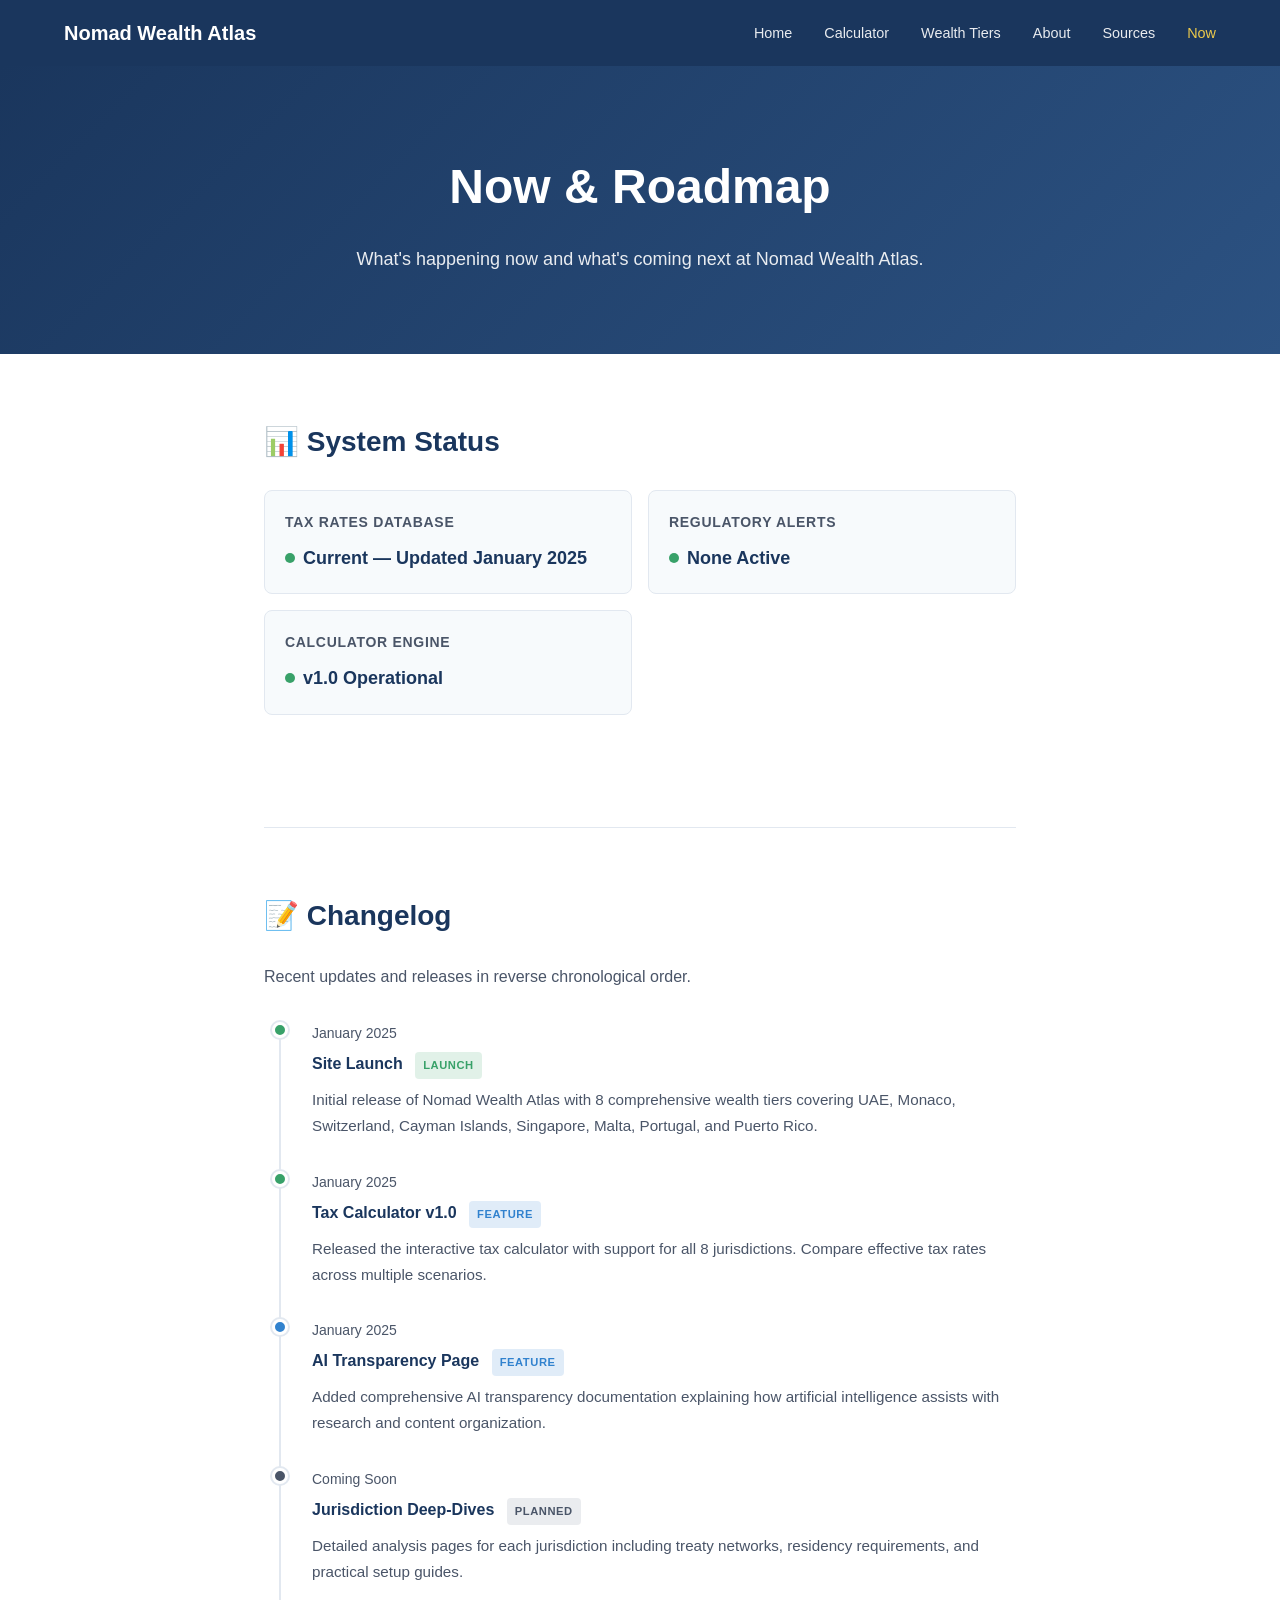
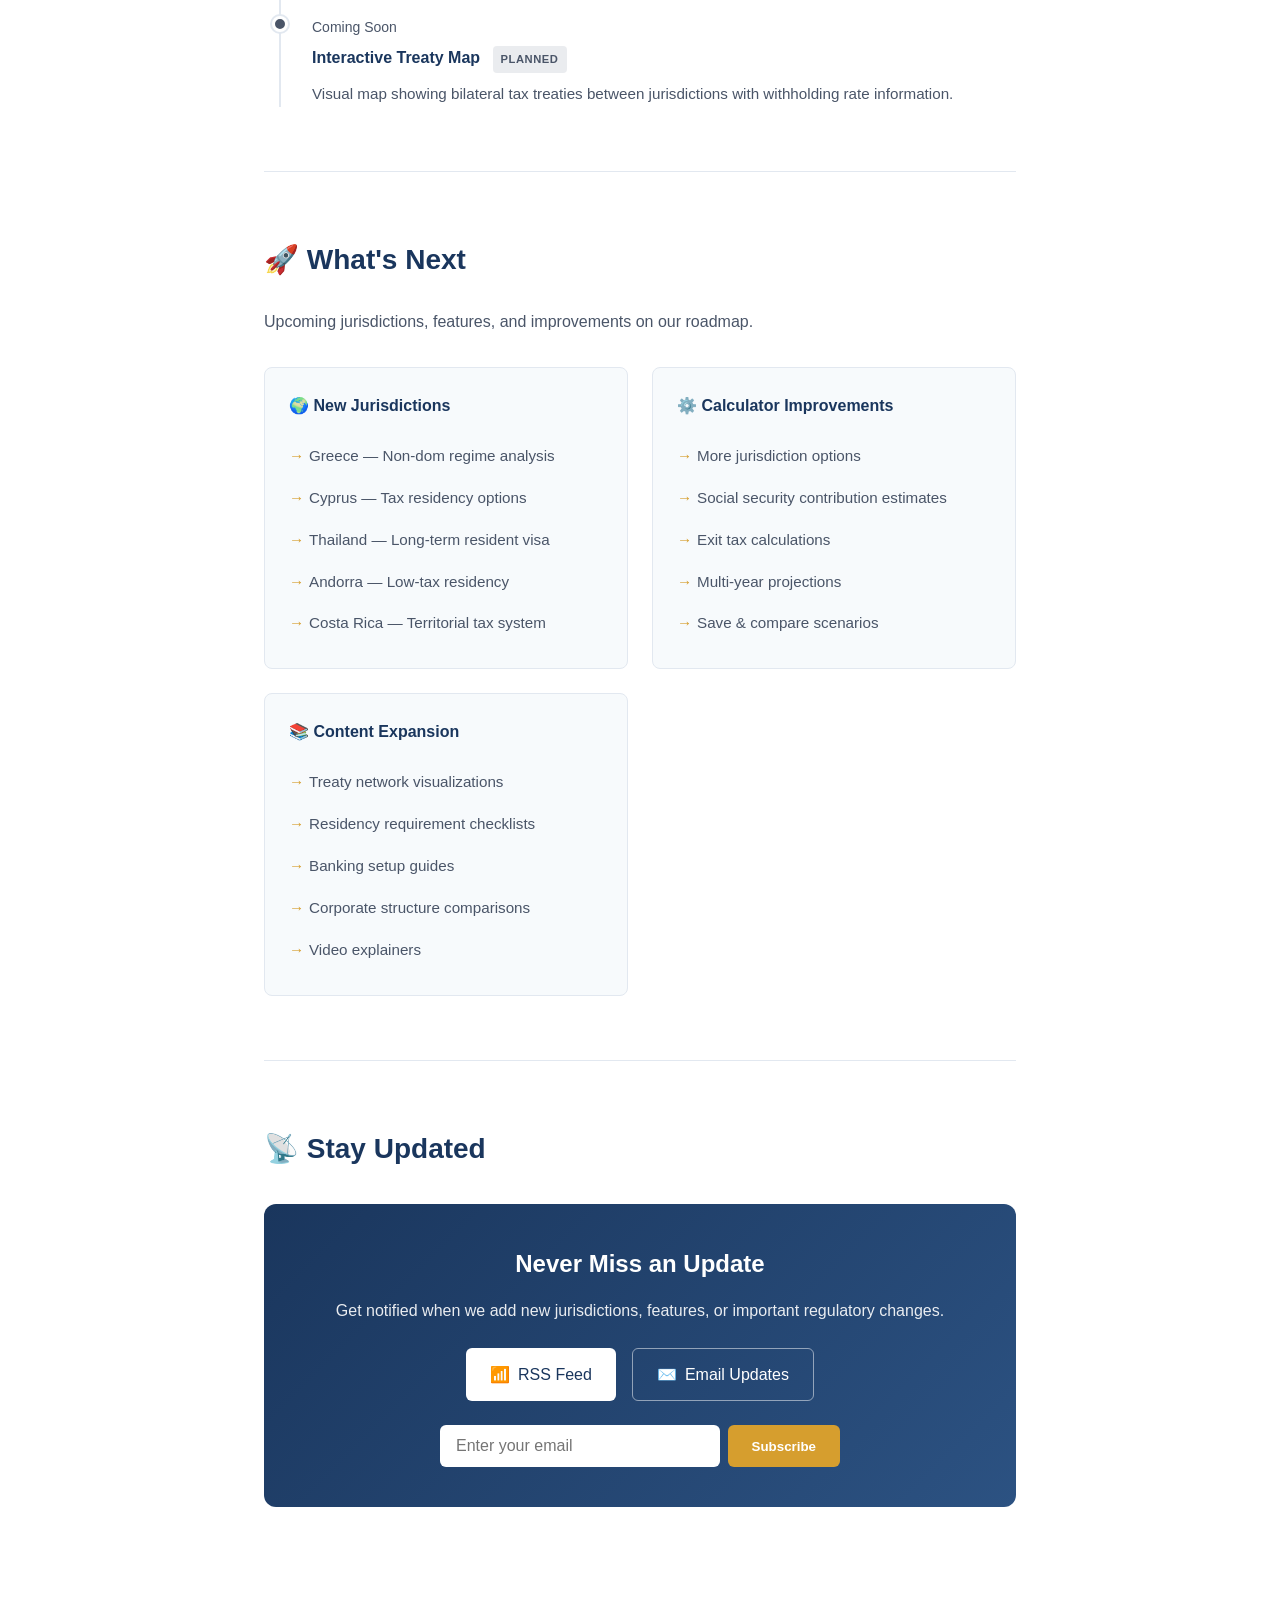
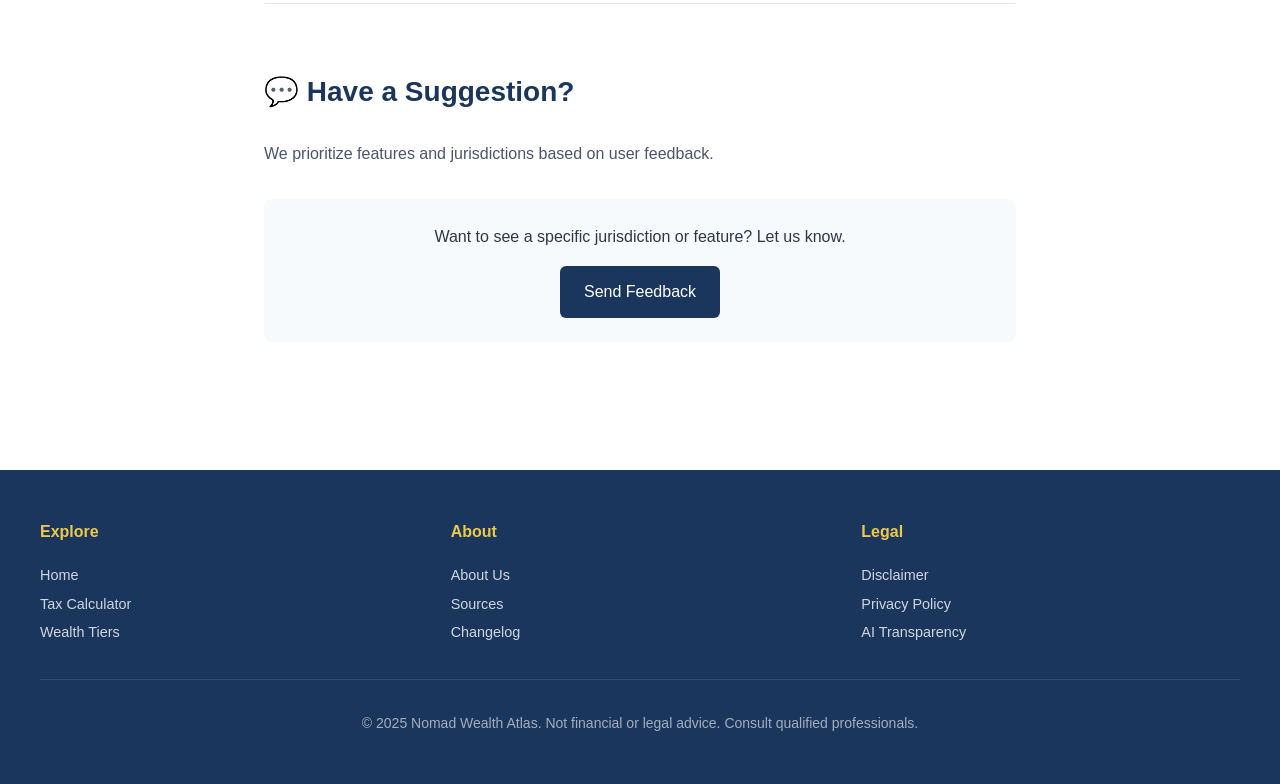
<file: now.html>
<!DOCTYPE html>
<html lang="en">
<head>
    <meta charset="UTF-8">
    <meta name="viewport" content="width=device-width, initial-scale=1.0">
    <title>Now & Roadmap | Nomad Wealth Atlas</title>
    <meta name="description" content="What's new at Nomad Wealth Atlas: changelog, upcoming features, and development roadmap. Stay updated on new jurisdictions and calculator improvements.">
    <link rel="canonical" href="https://nomadwealthatlas.com/now.html">
    <link rel="alternate" type="application/rss+xml" title="Nomad Wealth Atlas Updates" href="feed.xml">
    
    <!-- Schema Markup -->
    <script type="application/ld+json">
    {
        "@context": "https://schema.org",
        "@type": "WebPage",
        "name": "Now & Roadmap",
        "description": "Changelog and development roadmap for Nomad Wealth Atlas",
        "url": "https://nomadwealthatlas.com/now.html"
    }
    </script>
    
    <style>
        :root {
            --primary: #1a365d;
            --primary-light: #2c5282;
            --accent: #d69e2e;
            --accent-light: #ecc94b;
            --text: #2d3748;
            --text-light: #4a5568;
            --bg: #ffffff;
            --bg-alt: #f7fafc;
            --border: #e2e8f0;
            --success: #38a169;
            --warning: #d69e2e;
            --info: #3182ce;
        }
        
        * {
            margin: 0;
            padding: 0;
            box-sizing: border-box;
        }
        
        body {
            font-family: -apple-system, BlinkMacSystemFont, 'Segoe UI', Roboto, 'Helvetica Neue', Arial, sans-serif;
            line-height: 1.7;
            color: var(--text);
            background: var(--bg);
        }
        
        /* Navigation */
        .nav {
            background: var(--primary);
            padding: 1rem 0;
            position: sticky;
            top: 0;
            z-index: 100;
        }
        
        .nav-container {
            max-width: 1200px;
            margin: 0 auto;
            padding: 0 1.5rem;
            display: flex;
            justify-content: space-between;
            align-items: center;
        }
        
        .nav-logo {
            color: white;
            font-size: 1.25rem;
            font-weight: 700;
            text-decoration: none;
        }
        
        .nav-links {
            display: flex;
            gap: 2rem;
            list-style: none;
        }
        
        .nav-links a {
            color: rgba(255,255,255,0.9);
            text-decoration: none;
            font-size: 0.9rem;
            transition: color 0.2s;
        }
        
        .nav-links a:hover {
            color: white;
        }
        
        .nav-links a.active {
            color: var(--accent-light);
        }
        
        /* Hero */
        .hero {
            background: linear-gradient(135deg, var(--primary) 0%, var(--primary-light) 100%);
            color: white;
            padding: 5rem 1.5rem;
            text-align: center;
        }
        
        .hero h1 {
            font-size: clamp(2rem, 5vw, 3rem);
            font-weight: 700;
            margin-bottom: 1rem;
        }
        
        .hero p {
            font-size: 1.125rem;
            opacity: 0.9;
            max-width: 600px;
            margin: 0 auto;
        }
        
        /* Main Content */
        .container {
            max-width: 800px;
            margin: 0 auto;
            padding: 0 1.5rem;
        }
        
        .section {
            padding: 4rem 0;
            border-bottom: 1px solid var(--border);
        }
        
        .section:last-child {
            border-bottom: none;
        }
        
        .section h2 {
            font-size: 1.75rem;
            color: var(--primary);
            margin-bottom: 1.5rem;
            display: flex;
            align-items: center;
            gap: 0.75rem;
        }
        
        .section-intro {
            color: var(--text-light);
            margin-bottom: 2rem;
        }
        
        /* Status Indicators */
        .status-bar {
            display: grid;
            grid-template-columns: repeat(auto-fit, minmax(250px, 1fr));
            gap: 1rem;
            margin-bottom: 3rem;
        }
        
        .status-card {
            background: var(--bg-alt);
            padding: 1.25rem;
            border-radius: 8px;
            border: 1px solid var(--border);
        }
        
        .status-card h4 {
            font-size: 0.875rem;
            color: var(--text-light);
            text-transform: uppercase;
            letter-spacing: 0.05em;
            margin-bottom: 0.5rem;
        }
        
        .status-value {
            font-size: 1.125rem;
            font-weight: 600;
            color: var(--primary);
            display: flex;
            align-items: center;
            gap: 0.5rem;
        }
        
        .status-dot {
            width: 10px;
            height: 10px;
            border-radius: 50%;
        }
        
        .status-dot.green {
            background: var(--success);
        }
        
        .status-dot.yellow {
            background: var(--warning);
        }
        
        .status-dot.blue {
            background: var(--info);
        }
        
        /* Changelog */
        .changelog {
            position: relative;
        }
        
        .changelog::before {
            content: '';
            position: absolute;
            left: 15px;
            top: 0;
            bottom: 0;
            width: 2px;
            background: var(--border);
        }
        
        .changelog-item {
            position: relative;
            padding-left: 3rem;
            padding-bottom: 2rem;
        }
        
        .changelog-item:last-child {
            padding-bottom: 0;
        }
        
        .changelog-dot {
            position: absolute;
            left: 8px;
            width: 16px;
            height: 16px;
            border-radius: 50%;
            background: var(--accent);
            border: 3px solid white;
            box-shadow: 0 0 0 2px var(--border);
        }
        
        .changelog-dot.feature {
            background: var(--success);
        }
        
        .changelog-dot.update {
            background: var(--info);
        }
        
        .changelog-dot.upcoming {
            background: var(--text-light);
        }
        
        .changelog-date {
            font-size: 0.875rem;
            color: var(--text-light);
            font-weight: 500;
            margin-bottom: 0.25rem;
        }
        
        .changelog-title {
            font-weight: 600;
            color: var(--primary);
            margin-bottom: 0.5rem;
        }
        
        .changelog-desc {
            color: var(--text-light);
            font-size: 0.95rem;
        }
        
        .changelog-tag {
            display: inline-block;
            font-size: 0.7rem;
            text-transform: uppercase;
            letter-spacing: 0.05em;
            padding: 0.25rem 0.5rem;
            border-radius: 4px;
            margin-left: 0.5rem;
            font-weight: 600;
        }
        
        .tag-launch {
            background: rgba(56, 161, 105, 0.15);
            color: var(--success);
        }
        
        .tag-feature {
            background: rgba(49, 130, 206, 0.15);
            color: var(--info);
        }
        
        .tag-upcoming {
            background: rgba(113, 128, 150, 0.15);
            color: var(--text-light);
        }
        
        /* What's Next */
        .roadmap-grid {
            display: grid;
            grid-template-columns: repeat(auto-fit, minmax(280px, 1fr));
            gap: 1.5rem;
            margin-top: 2rem;
        }
        
        .roadmap-card {
            background: var(--bg-alt);
            padding: 1.5rem;
            border-radius: 8px;
            border: 1px solid var(--border);
        }
        
        .roadmap-card h4 {
            color: var(--primary);
            margin-bottom: 1rem;
            display: flex;
            align-items: center;
            gap: 0.5rem;
        }
        
        .roadmap-list {
            list-style: none;
        }
        
        .roadmap-list li {
            padding: 0.5rem 0;
            padding-left: 1.25rem;
            position: relative;
            font-size: 0.95rem;
            color: var(--text-light);
        }
        
        .roadmap-list li::before {
            content: "→";
            position: absolute;
            left: 0;
            color: var(--accent);
        }
        
        /* RSS & Newsletter */
        .subscribe-section {
            background: linear-gradient(135deg, var(--primary) 0%, var(--primary-light) 100%);
            color: white;
            padding: 2.5rem;
            border-radius: 12px;
            text-align: center;
            margin: 2rem 0;
        }
        
        .subscribe-section h3 {
            margin-bottom: 0.75rem;
            font-size: 1.5rem;
        }
        
        .subscribe-section p {
            opacity: 0.9;
            margin-bottom: 1.5rem;
        }
        
        .subscribe-buttons {
            display: flex;
            gap: 1rem;
            justify-content: center;
            flex-wrap: wrap;
        }
        
        .btn {
            display: inline-flex;
            align-items: center;
            gap: 0.5rem;
            padding: 0.75rem 1.5rem;
            border-radius: 6px;
            text-decoration: none;
            font-weight: 500;
            transition: all 0.2s;
        }
        
        .btn-white {
            background: white;
            color: var(--primary);
        }
        
        .btn-white:hover {
            background: var(--bg-alt);
        }
        
        .btn-outline {
            background: transparent;
            color: white;
            border: 1px solid rgba(255,255,255,0.5);
        }
        
        .btn-outline:hover {
            background: rgba(255,255,255,0.1);
            border-color: white;
        }
        
        /* Email Form */
        .email-form {
            display: flex;
            gap: 0.5rem;
            max-width: 400px;
            margin: 1.5rem auto 0;
        }
        
        .email-form input {
            flex: 1;
            padding: 0.75rem 1rem;
            border: none;
            border-radius: 6px;
            font-size: 1rem;
        }
        
        .email-form button {
            padding: 0.75rem 1.5rem;
            background: var(--accent);
            color: white;
            border: none;
            border-radius: 6px;
            font-weight: 600;
            cursor: pointer;
            transition: background 0.2s;
        }
        
        .email-form button:hover {
            background: var(--accent-light);
        }
        
        /* Footer */
        .footer {
            background: var(--primary);
            color: white;
            padding: 3rem 1.5rem;
            margin-top: 4rem;
        }
        
        .footer-container {
            max-width: 1200px;
            margin: 0 auto;
        }
        
        .footer-grid {
            display: grid;
            grid-template-columns: repeat(auto-fit, minmax(200px, 1fr));
            gap: 2rem;
            margin-bottom: 2rem;
        }
        
        .footer h4 {
            font-size: 1rem;
            margin-bottom: 1rem;
            color: var(--accent-light);
        }
        
        .footer ul {
            list-style: none;
        }
        
        .footer a {
            color: rgba(255,255,255,0.8);
            text-decoration: none;
            font-size: 0.9rem;
            line-height: 2;
        }
        
        .footer a:hover {
            color: white;
        }
        
        .footer-bottom {
            border-top: 1px solid rgba(255,255,255,0.1);
            padding-top: 2rem;
            text-align: center;
            font-size: 0.875rem;
            color: rgba(255,255,255,0.6);
        }
        
        /* Mobile */
        @media (max-width: 768px) {
            .nav-links {
                display: none;
            }
            
            .hero {
                padding: 3rem 1rem;
            }
            
            .section {
                padding: 2.5rem 0;
            }
            
            .status-bar {
                grid-template-columns: 1fr;
            }
            
            .email-form {
                flex-direction: column;
            }
            
            .subscribe-buttons {
                flex-direction: column;
            }
            
            .btn {
                justify-content: center;
            }
        }
    </style>
</head>
<body>
    <!-- Navigation -->
    <nav class="nav">
        <div class="nav-container">
            <a href="index.html" class="nav-logo">Nomad Wealth Atlas</a>
            <ul class="nav-links">
                <li><a href="index.html">Home</a></li>
                <li><a href="calculator.html">Calculator</a></li>
                <li><a href="tiers.html">Wealth Tiers</a></li>
                <li><a href="about.html">About</a></li>
                <li><a href="sources.html">Sources</a></li>
                <li><a href="now.html" class="active">Now</a></li>
            </ul>
        </div>
    </nav>

    <!-- Hero -->
    <header class="hero">
        <h1>Now & Roadmap</h1>
        <p>What's happening now and what's coming next at Nomad Wealth Atlas.</p>
    </header>

    <main>
        <div class="container">
            <!-- Status Indicators -->
            <section class="section">
                <h2>📊 System Status</h2>
                <div class="status-bar">
                    <div class="status-card">
                        <h4>Tax Rates Database</h4>
                        <div class="status-value">
                            <span class="status-dot green"></span>
                            Current — Updated January 2025
                        </div>
                    </div>
                    <div class="status-card">
                        <h4>Regulatory Alerts</h4>
                        <div class="status-value">
                            <span class="status-dot green"></span>
                            None Active
                        </div>
                    </div>
                    <div class="status-card">
                        <h4>Calculator Engine</h4>
                        <div class="status-value">
                            <span class="status-dot green"></span>
                            v1.0 Operational
                        </div>
                    </div>
                </div>
            </section>

            <!-- Changelog -->
            <section class="section">
                <h2>📝 Changelog</h2>
                <p class="section-intro">Recent updates and releases in reverse chronological order.</p>
                
                <div class="changelog">
                    <div class="changelog-item">
                        <div class="changelog-dot feature"></div>
                        <div class="changelog-date">January 2025</div>
                        <div class="changelog-title">
                            Site Launch
                            <span class="changelog-tag tag-launch">Launch</span>
                        </div>
                        <div class="changelog-desc">
                            Initial release of Nomad Wealth Atlas with 8 comprehensive wealth tiers covering UAE, Monaco, Switzerland, Cayman Islands, Singapore, Malta, Portugal, and Puerto Rico.
                        </div>
                    </div>
                    
                    <div class="changelog-item">
                        <div class="changelog-dot feature"></div>
                        <div class="changelog-date">January 2025</div>
                        <div class="changelog-title">
                            Tax Calculator v1.0
                            <span class="changelog-tag tag-feature">Feature</span>
                        </div>
                        <div class="changelog-desc">
                            Released the interactive tax calculator with support for all 8 jurisdictions. Compare effective tax rates across multiple scenarios.
                        </div>
                    </div>
                    
                    <div class="changelog-item">
                        <div class="changelog-dot update"></div>
                        <div class="changelog-date">January 2025</div>
                        <div class="changelog-title">
                            AI Transparency Page
                            <span class="changelog-tag tag-feature">Feature</span>
                        </div>
                        <div class="changelog-desc">
                            Added comprehensive AI transparency documentation explaining how artificial intelligence assists with research and content organization.
                        </div>
                    </div>
                    
                    <div class="changelog-item">
                        <div class="changelog-dot upcoming"></div>
                        <div class="changelog-date">Coming Soon</div>
                        <div class="changelog-title">
                            Jurisdiction Deep-Dives
                            <span class="changelog-tag tag-upcoming">Planned</span>
                        </div>
                        <div class="changelog-desc">
                            Detailed analysis pages for each jurisdiction including treaty networks, residency requirements, and practical setup guides.
                        </div>
                    </div>
                    
                    <div class="changelog-item">
                        <div class="changelog-dot upcoming"></div>
                        <div class="changelog-date">Coming Soon</div>
                        <div class="changelog-title">
                            Interactive Treaty Map
                            <span class="changelog-tag tag-upcoming">Planned</span>
                        </div>
                        <div class="changelog-desc">
                            Visual map showing bilateral tax treaties between jurisdictions with withholding rate information.
                        </div>
                    </div>
                </div>
            </section>

            <!-- What's Next -->
            <section class="section">
                <h2>🚀 What's Next</h2>
                <p class="section-intro">Upcoming jurisdictions, features, and improvements on our roadmap.</p>
                
                <div class="roadmap-grid">
                    <div class="roadmap-card">
                        <h4>🌍 New Jurisdictions</h4>
                        <ul class="roadmap-list">
                            <li>Greece — Non-dom regime analysis</li>
                            <li>Cyprus — Tax residency options</li>
                            <li>Thailand — Long-term resident visa</li>
                            <li>Andorra — Low-tax residency</li>
                            <li>Costa Rica — Territorial tax system</li>
                        </ul>
                    </div>
                    
                    <div class="roadmap-card">
                        <h4>⚙️ Calculator Improvements</h4>
                        <ul class="roadmap-list">
                            <li>More jurisdiction options</li>
                            <li>Social security contribution estimates</li>
                            <li>Exit tax calculations</li>
                            <li>Multi-year projections</li>
                            <li>Save & compare scenarios</li>
                        </ul>
                    </div>
                    
                    <div class="roadmap-card">
                        <h4>📚 Content Expansion</h4>
                        <ul class="roadmap-list">
                            <li>Treaty network visualizations</li>
                            <li>Residency requirement checklists</li>
                            <li>Banking setup guides</li>
                            <li>Corporate structure comparisons</li>
                            <li>Video explainers</li>
                        </ul>
                    </div>
                </div>
            </section>

            <!-- RSS & Newsletter -->
            <section class="section">
                <h2>📡 Stay Updated</h2>
                
                <div class="subscribe-section">
                    <h3>Never Miss an Update</h3>
                    <p>Get notified when we add new jurisdictions, features, or important regulatory changes.</p>
                    
                    <div class="subscribe-buttons">
                        <a href="feed.xml" class="btn btn-white">
                            <span>📶</span> RSS Feed
                        </a>
                        <a href="#newsletter" class="btn btn-outline">
                            <span>✉️</span> Email Updates
                        </a>
                    </div>
                    
                    <form class="email-form" id="newsletter" onsubmit="event.preventDefault(); alert('Thank you for subscribing! We will send updates to your email.');">
                        <input type="email" placeholder="Enter your email" required>
                        <button type="submit">Subscribe</button>
                    </form>
                </div>
            </section>

            <!-- Feedback -->
            <section class="section">
                <h2>💬 Have a Suggestion?</h2>
                <p class="section-intro">We prioritize features and jurisdictions based on user feedback.</p>
                
                <div style="background: var(--bg-alt); padding: 1.5rem; border-radius: 8px; text-align: center;">
                    <p style="margin-bottom: 1rem;">Want to see a specific jurisdiction or feature? Let us know.</p>
                    <a href="mailto:feedback@nomadwealthatlas.com" class="btn btn-primary" style="background: var(--primary); color: white; text-decoration: none;">
                        Send Feedback
                    </a>
                </div>
            </section>
        </div>
    </main>

    <!-- Footer -->
    <footer class="footer">
        <div class="footer-container">
            <div class="footer-grid">
                <div>
                    <h4>Explore</h4>
                    <ul>
                        <li><a href="index.html">Home</a></li>
                        <li><a href="calculator.html">Tax Calculator</a></li>
                        <li><a href="tiers.html">Wealth Tiers</a></li>
                    </ul>
                </div>
                <div>
                    <h4>About</h4>
                    <ul>
                        <li><a href="about.html">About Us</a></li>
                        <li><a href="sources.html">Sources</a></li>
                        <li><a href="now.html">Changelog</a></li>
                    </ul>
                </div>
                <div>
                    <h4>Legal</h4>
                    <ul>
                        <li><a href="disclaimer.html">Disclaimer</a></li>
                        <li><a href="privacy.html">Privacy Policy</a></li>
                        <li><a href="ai-transparency.html">AI Transparency</a></li>
                    </ul>
                </div>
            </div>
            <div class="footer-bottom">
                <p>© 2025 Nomad Wealth Atlas. Not financial or legal advice. Consult qualified professionals.</p>
            </div>
        </div>
    </footer>
</body>
</html>
</file>
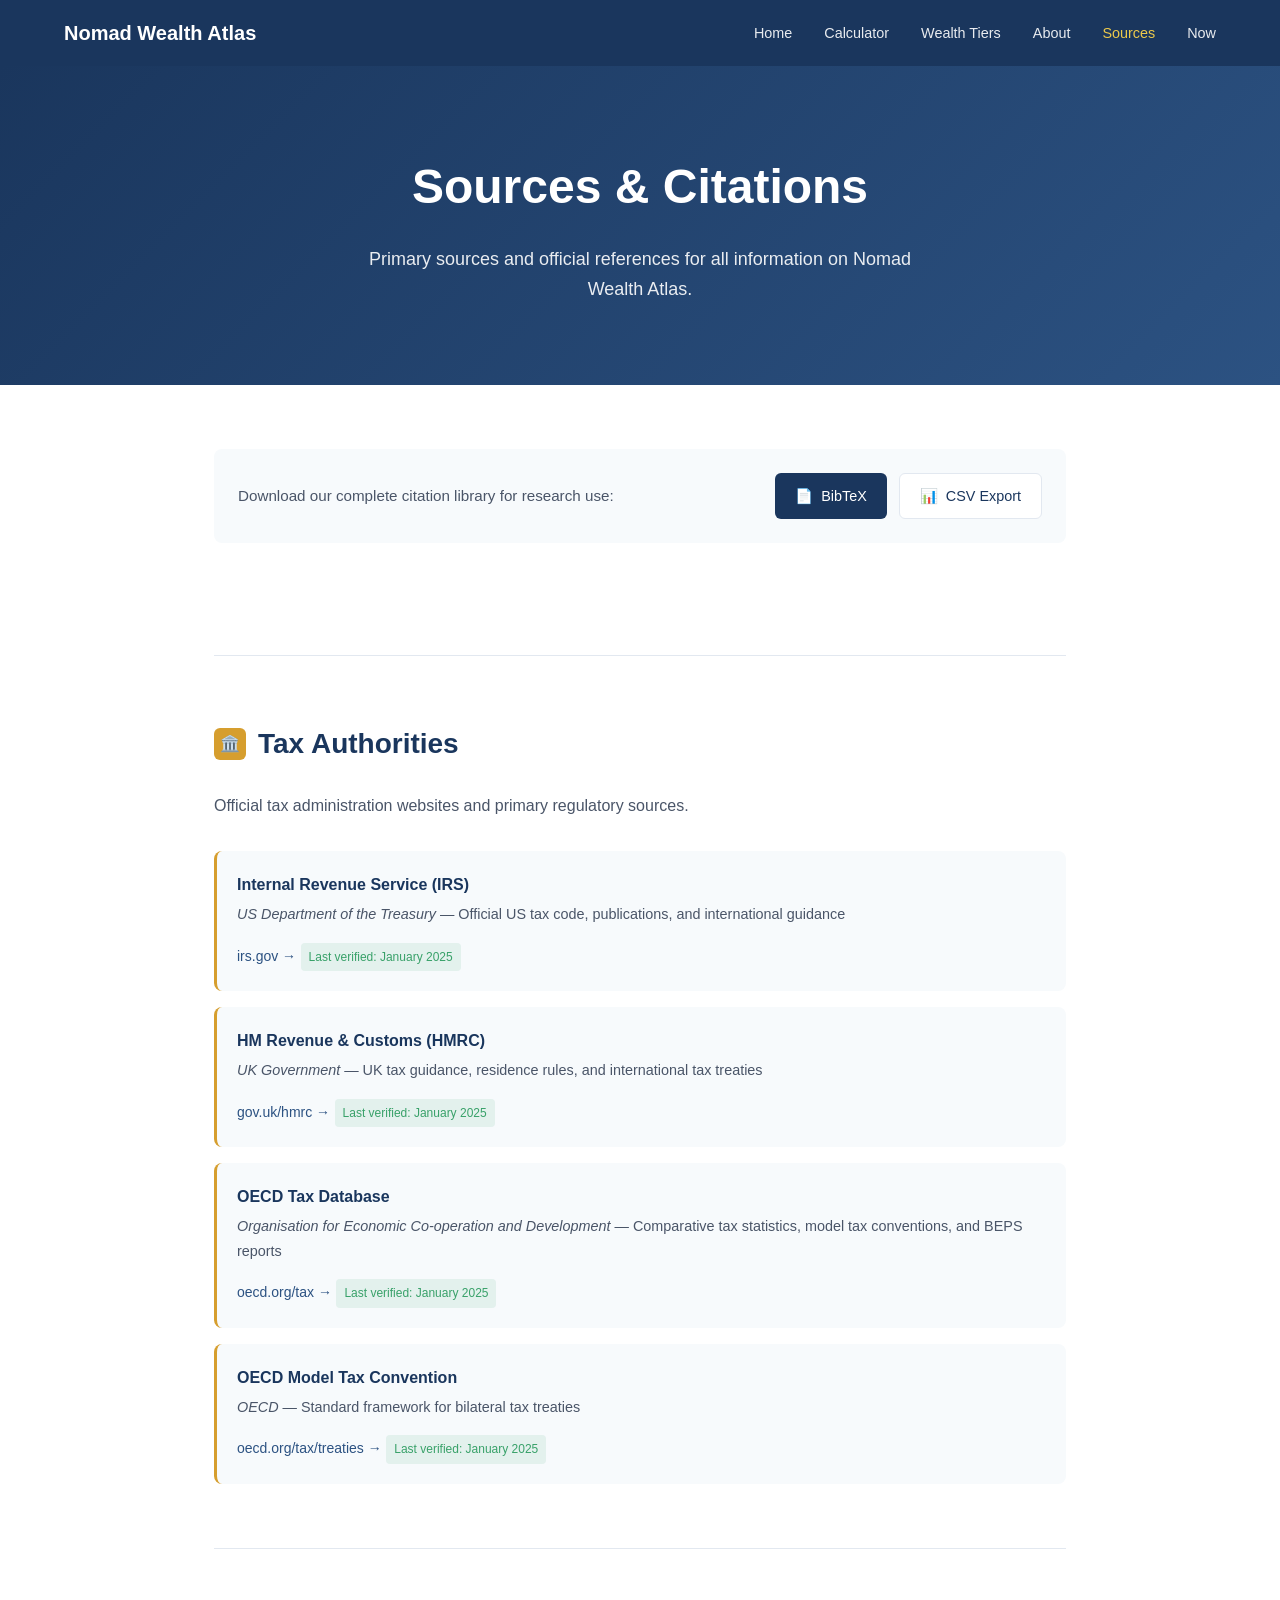
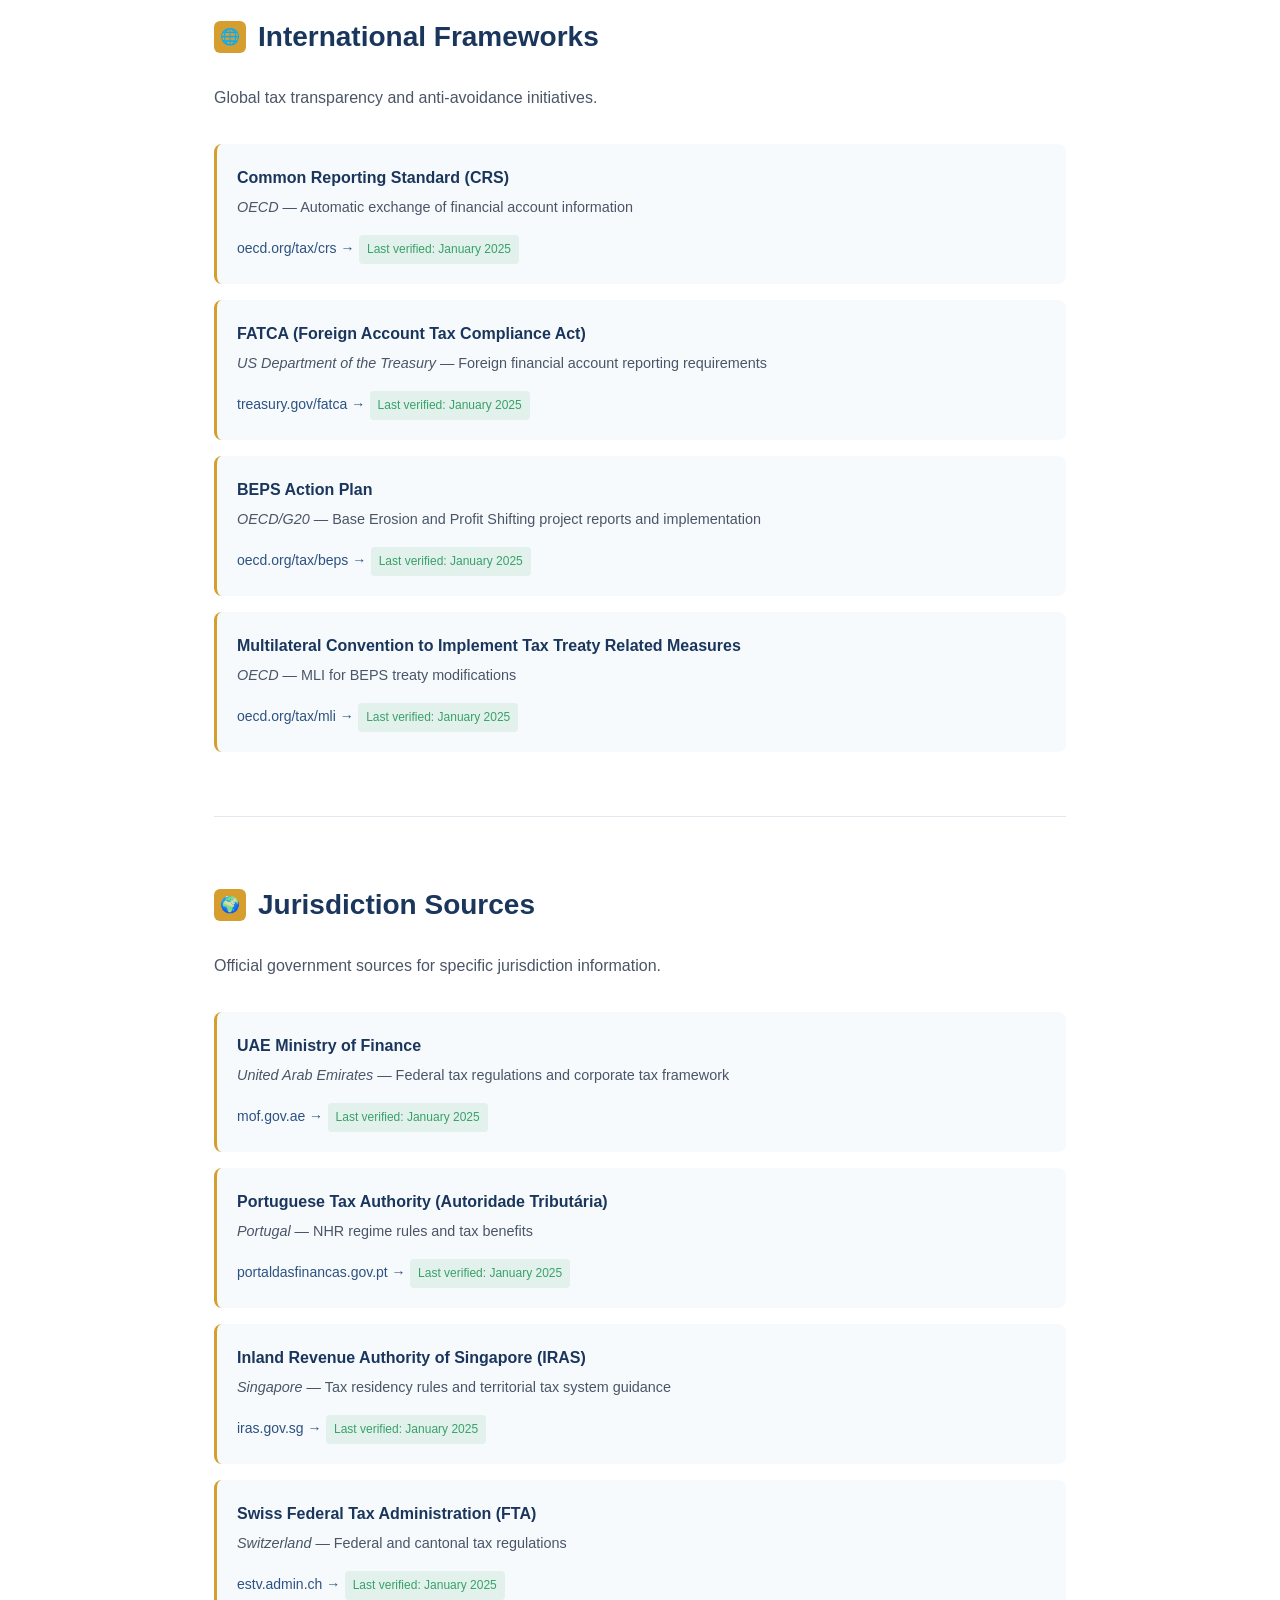
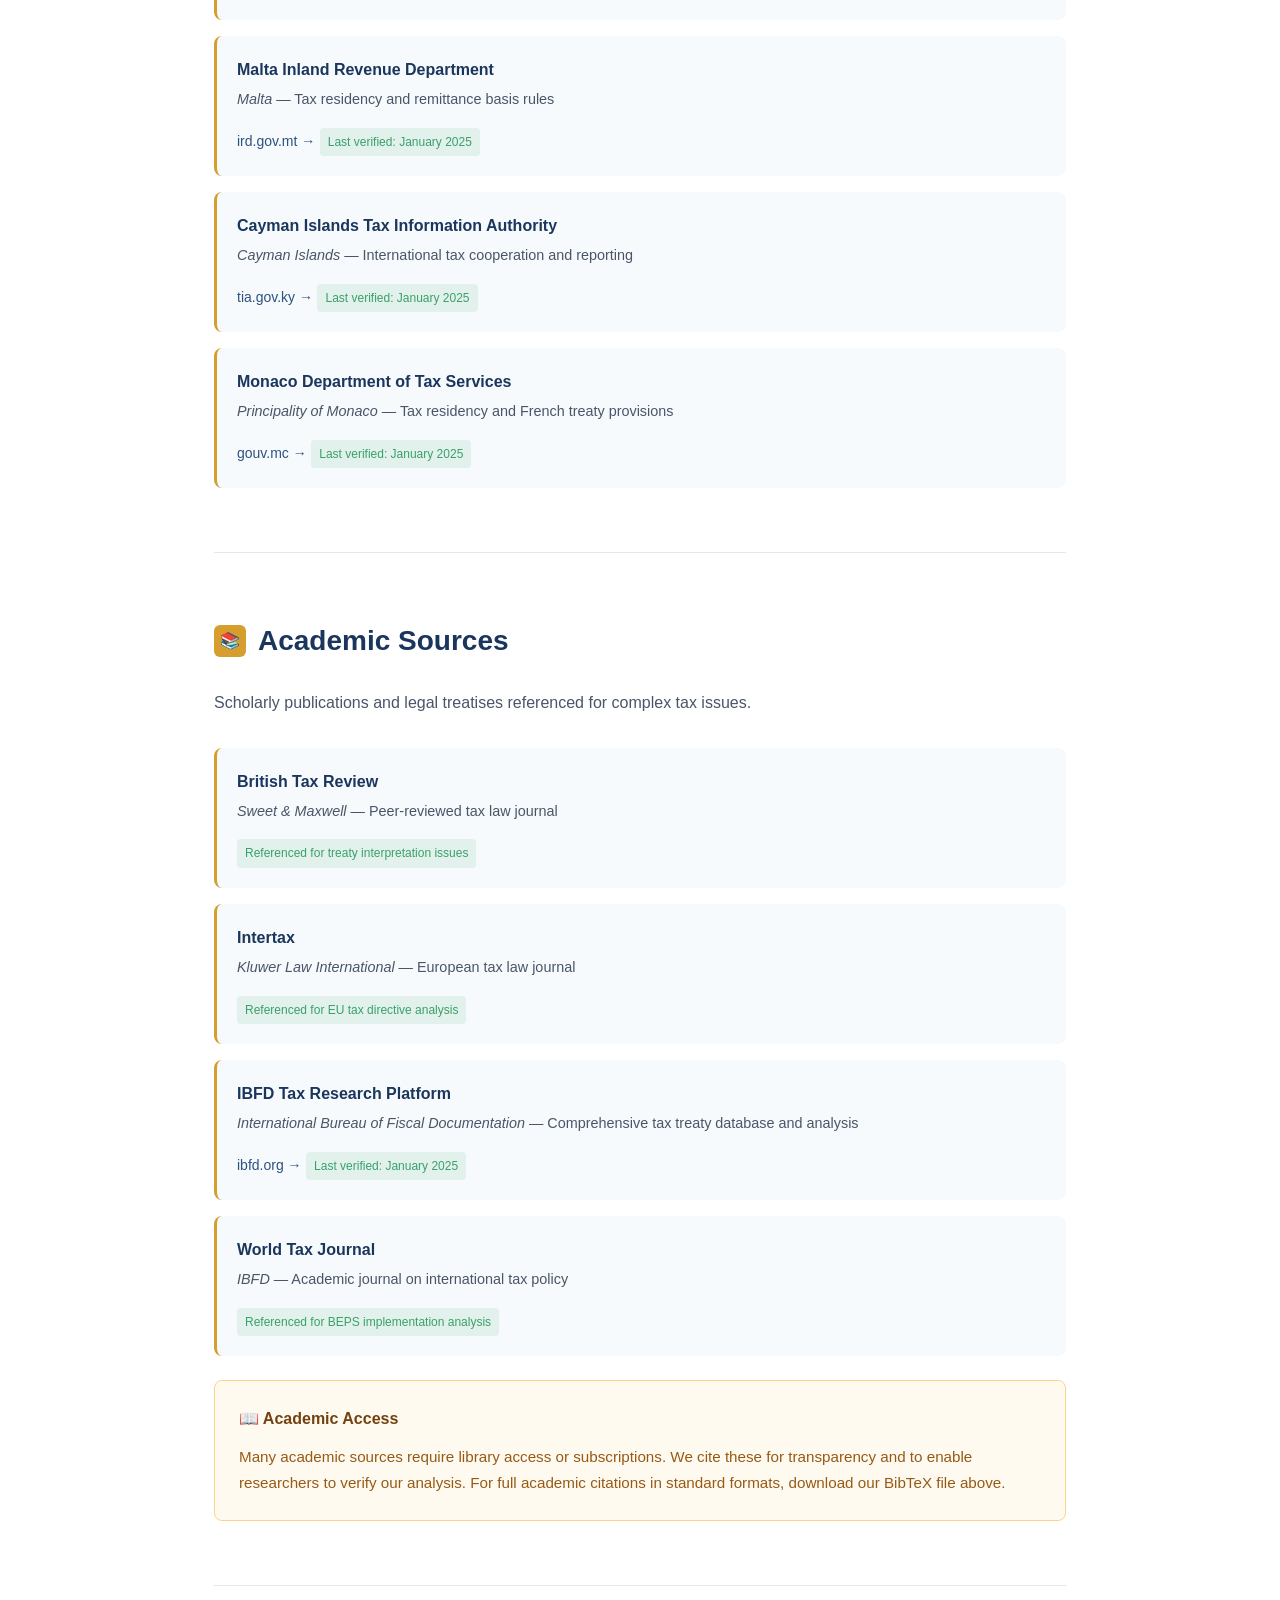
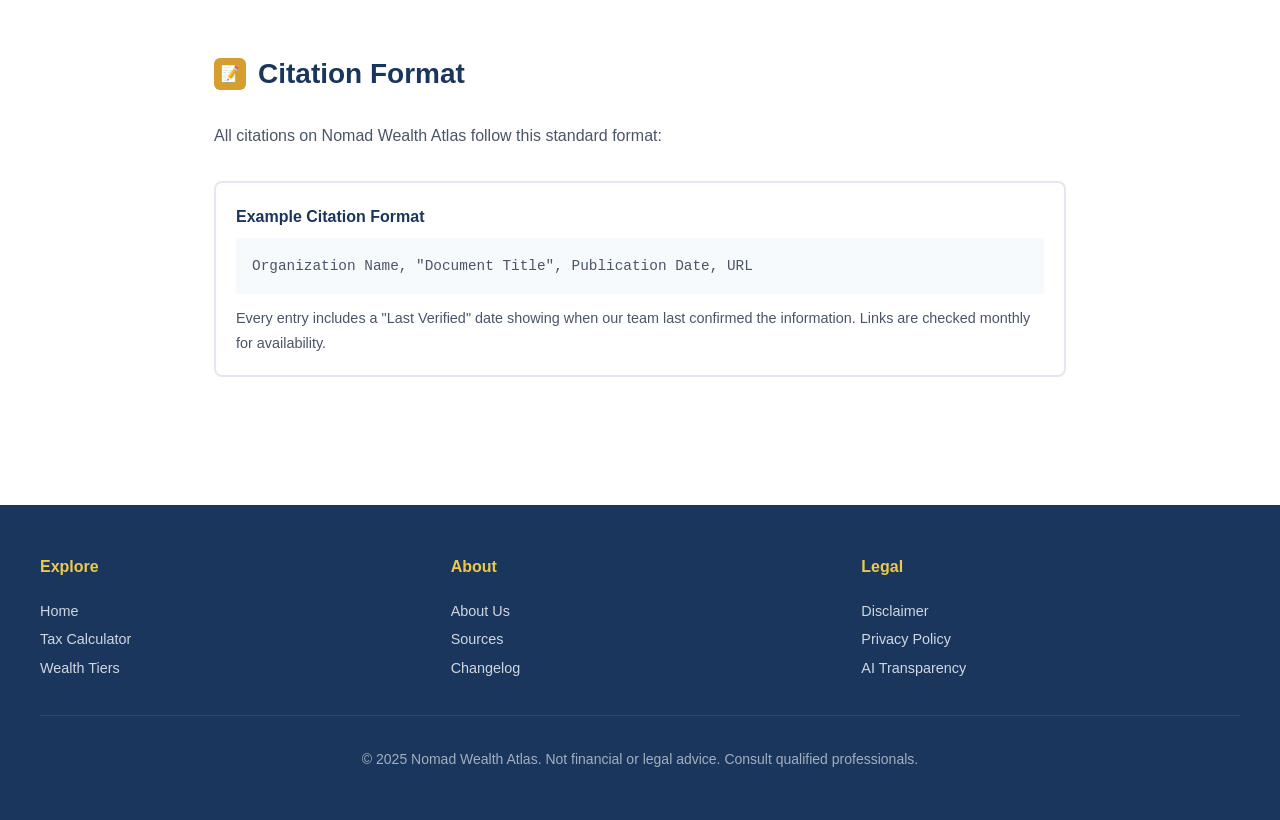
<file: sources.html>
<!DOCTYPE html>
<html lang="en">
<head>
    <meta charset="UTF-8">
    <meta name="viewport" content="width=device-width, initial-scale=1.0">
    <title>Sources & Citations | Nomad Wealth Atlas</title>
    <meta name="description" content="Primary sources and citations for Nomad Wealth Atlas tax and residency information. OECD, IRS, HMRC, and official jurisdiction sources with verification dates.">
    <link rel="canonical" href="https://nomadwealthatlas.com/sources.html">
    
    <!-- Schema Markup -->
    <script type="application/ld+json">
    {
        "@context": "https://schema.org",
        "@type": "WebPage",
        "name": "Sources & Citations",
        "description": "Primary sources and citations for Nomad Wealth Atlas",
        "url": "https://nomadwealthatlas.com/sources.html"
    }
    </script>
    
    <style>
        :root {
            --primary: #1a365d;
            --primary-light: #2c5282;
            --accent: #d69e2e;
            --accent-light: #ecc94b;
            --text: #2d3748;
            --text-light: #4a5568;
            --bg: #ffffff;
            --bg-alt: #f7fafc;
            --border: #e2e8f0;
            --success: #38a169;
        }
        
        * {
            margin: 0;
            padding: 0;
            box-sizing: border-box;
        }
        
        body {
            font-family: -apple-system, BlinkMacSystemFont, 'Segoe UI', Roboto, 'Helvetica Neue', Arial, sans-serif;
            line-height: 1.7;
            color: var(--text);
            background: var(--bg);
        }
        
        /* Navigation */
        .nav {
            background: var(--primary);
            padding: 1rem 0;
            position: sticky;
            top: 0;
            z-index: 100;
        }
        
        .nav-container {
            max-width: 1200px;
            margin: 0 auto;
            padding: 0 1.5rem;
            display: flex;
            justify-content: space-between;
            align-items: center;
        }
        
        .nav-logo {
            color: white;
            font-size: 1.25rem;
            font-weight: 700;
            text-decoration: none;
        }
        
        .nav-links {
            display: flex;
            gap: 2rem;
            list-style: none;
        }
        
        .nav-links a {
            color: rgba(255,255,255,0.9);
            text-decoration: none;
            font-size: 0.9rem;
            transition: color 0.2s;
        }
        
        .nav-links a:hover {
            color: white;
        }
        
        .nav-links a.active {
            color: var(--accent-light);
        }
        
        /* Hero */
        .hero {
            background: linear-gradient(135deg, var(--primary) 0%, var(--primary-light) 100%);
            color: white;
            padding: 5rem 1.5rem;
            text-align: center;
        }
        
        .hero h1 {
            font-size: clamp(2rem, 5vw, 3rem);
            font-weight: 700;
            margin-bottom: 1rem;
        }
        
        .hero p {
            font-size: 1.125rem;
            opacity: 0.9;
            max-width: 600px;
            margin: 0 auto;
        }
        
        /* Main Content */
        .container {
            max-width: 900px;
            margin: 0 auto;
            padding: 0 1.5rem;
        }
        
        .section {
            padding: 4rem 0;
            border-bottom: 1px solid var(--border);
        }
        
        .section:last-child {
            border-bottom: none;
        }
        
        .section h2 {
            font-size: 1.75rem;
            color: var(--primary);
            margin-bottom: 1.5rem;
            display: flex;
            align-items: center;
            gap: 0.75rem;
        }
        
        .section-intro {
            color: var(--text-light);
            margin-bottom: 2rem;
        }
        
        /* Download Buttons */
        .download-bar {
            background: var(--bg-alt);
            padding: 1.5rem;
            border-radius: 8px;
            margin-bottom: 3rem;
            display: flex;
            flex-wrap: wrap;
            gap: 1rem;
            align-items: center;
            justify-content: space-between;
        }
        
        .download-bar p {
            color: var(--text-light);
            font-size: 0.95rem;
        }
        
        .download-buttons {
            display: flex;
            gap: 0.75rem;
            flex-wrap: wrap;
        }
        
        .btn {
            display: inline-flex;
            align-items: center;
            gap: 0.5rem;
            padding: 0.625rem 1.25rem;
            border-radius: 6px;
            text-decoration: none;
            font-size: 0.9rem;
            font-weight: 500;
            transition: all 0.2s;
        }
        
        .btn-primary {
            background: var(--primary);
            color: white;
        }
        
        .btn-primary:hover {
            background: var(--primary-light);
        }
        
        .btn-secondary {
            background: white;
            color: var(--primary);
            border: 1px solid var(--border);
        }
        
        .btn-secondary:hover {
            background: var(--bg-alt);
        }
        
        /* Citation Lists */
        .citation-list {
            list-style: none;
        }
        
        .citation-item {
            padding: 1.25rem;
            background: var(--bg-alt);
            border-radius: 8px;
            margin-bottom: 1rem;
            border-left: 3px solid var(--accent);
        }
        
        .citation-item:last-child {
            margin-bottom: 0;
        }
        
        .citation-title {
            font-weight: 600;
            color: var(--primary);
            margin-bottom: 0.25rem;
        }
        
        .citation-meta {
            font-size: 0.9rem;
            color: var(--text-light);
            margin-bottom: 0.5rem;
        }
        
        .citation-org {
            font-style: italic;
        }
        
        .citation-link {
            display: inline-flex;
            align-items: center;
            gap: 0.25rem;
            color: var(--primary-light);
            text-decoration: none;
            font-size: 0.875rem;
            font-weight: 500;
        }
        
        .citation-link:hover {
            text-decoration: underline;
        }
        
        .verified-date {
            display: inline-block;
            font-size: 0.75rem;
            color: var(--success);
            background: rgba(56, 161, 105, 0.1);
            padding: 0.25rem 0.5rem;
            border-radius: 4px;
            margin-top: 0.5rem;
        }
        
        /* Category Icons */
        .category-icon {
            width: 32px;
            height: 32px;
            background: var(--accent);
            border-radius: 6px;
            display: inline-flex;
            align-items: center;
            justify-content: center;
            color: white;
            font-size: 1rem;
        }
        
        /* Academic Section */
        .academic-note {
            background: #fffaf0;
            border: 1px solid #fbd38d;
            padding: 1.5rem;
            border-radius: 8px;
            margin-top: 1.5rem;
        }
        
        .academic-note h4 {
            color: #744210;
            margin-bottom: 0.75rem;
        }
        
        .academic-note p {
            color: #975a16;
            font-size: 0.95rem;
        }
        
        /* Footer */
        .footer {
            background: var(--primary);
            color: white;
            padding: 3rem 1.5rem;
            margin-top: 4rem;
        }
        
        .footer-container {
            max-width: 1200px;
            margin: 0 auto;
        }
        
        .footer-grid {
            display: grid;
            grid-template-columns: repeat(auto-fit, minmax(200px, 1fr));
            gap: 2rem;
            margin-bottom: 2rem;
        }
        
        .footer h4 {
            font-size: 1rem;
            margin-bottom: 1rem;
            color: var(--accent-light);
        }
        
        .footer ul {
            list-style: none;
        }
        
        .footer a {
            color: rgba(255,255,255,0.8);
            text-decoration: none;
            font-size: 0.9rem;
            line-height: 2;
        }
        
        .footer a:hover {
            color: white;
        }
        
        .footer-bottom {
            border-top: 1px solid rgba(255,255,255,0.1);
            padding-top: 2rem;
            text-align: center;
            font-size: 0.875rem;
            color: rgba(255,255,255,0.6);
        }
        
        /* Mobile */
        @media (max-width: 768px) {
            .nav-links {
                display: none;
            }
            
            .hero {
                padding: 3rem 1rem;
            }
            
            .download-bar {
                flex-direction: column;
                align-items: flex-start;
            }
            
            .section {
                padding: 2.5rem 0;
            }
        }
    </style>
</head>
<body>
    <!-- Navigation -->
    <nav class="nav">
        <div class="nav-container">
            <a href="index.html" class="nav-logo">Nomad Wealth Atlas</a>
            <ul class="nav-links">
                <li><a href="index.html">Home</a></li>
                <li><a href="calculator.html">Calculator</a></li>
                <li><a href="tiers.html">Wealth Tiers</a></li>
                <li><a href="about.html">About</a></li>
                <li><a href="sources.html" class="active">Sources</a></li>
                <li><a href="now.html">Now</a></li>
            </ul>
        </div>
    </nav>

    <!-- Hero -->
    <header class="hero">
        <h1>Sources & Citations</h1>
        <p>Primary sources and official references for all information on Nomad Wealth Atlas.</p>
    </header>

    <main>
        <div class="container">
            <!-- Download Section -->
            <section class="section">
                <div class="download-bar">
                    <p>Download our complete citation library for research use:</p>
                    <div class="download-buttons">
                        <a href="downloads/citations.bib" class="btn btn-primary" download>
                            <span>📄</span> BibTeX
                        </a>
                        <a href="downloads/citations.csv" class="btn btn-secondary" download>
                            <span>📊</span> CSV Export
                        </a>
                    </div>
                </div>
            </section>

            <!-- Tax Authorities -->
            <section class="section">
                <h2><span class="category-icon">🏛️</span> Tax Authorities</h2>
                <p class="section-intro">Official tax administration websites and primary regulatory sources.</p>
                
                <ul class="citation-list">
                    <li class="citation-item">
                        <div class="citation-title">Internal Revenue Service (IRS)</div>
                        <div class="citation-meta">
                            <span class="citation-org">US Department of the Treasury</span> — Official US tax code, publications, and international guidance
                        </div>
                        <a href="https://www.irs.gov" class="citation-link" target="_blank" rel="noopener">irs.gov →</a>
                        <span class="verified-date">Last verified: January 2025</span>
                    </li>
                    <li class="citation-item">
                        <div class="citation-title">HM Revenue & Customs (HMRC)</div>
                        <div class="citation-meta">
                            <span class="citation-org">UK Government</span> — UK tax guidance, residence rules, and international tax treaties
                        </div>
                        <a href="https://www.gov.uk/government/organisations/hm-revenue-customs" class="citation-link" target="_blank" rel="noopener">gov.uk/hmrc →</a>
                        <span class="verified-date">Last verified: January 2025</span>
                    </li>
                    <li class="citation-item">
                        <div class="citation-title">OECD Tax Database</div>
                        <div class="citation-meta">
                            <span class="citation-org">Organisation for Economic Co-operation and Development</span> — Comparative tax statistics, model tax conventions, and BEPS reports
                        </div>
                        <a href="https://www.oecd.org/tax/tax-policy/tax-database.htm" class="citation-link" target="_blank" rel="noopener">oecd.org/tax →</a>
                        <span class="verified-date">Last verified: January 2025</span>
                    </li>
                    <li class="citation-item">
                        <div class="citation-title">OECD Model Tax Convention</div>
                        <div class="citation-meta">
                            <span class="citation-org">OECD</span> — Standard framework for bilateral tax treaties
                        </div>
                        <a href="https://www.oecd.org/tax/treaties/model-tax-convention-on-income-and-on-capital-condensed-version-20745419.htm" class="citation-link" target="_blank" rel="noopener">oecd.org/tax/treaties →</a>
                        <span class="verified-date">Last verified: January 2025</span>
                    </li>
                </ul>
            </section>

            <!-- International Frameworks -->
            <section class="section">
                <h2><span class="category-icon">🌐</span> International Frameworks</h2>
                <p class="section-intro">Global tax transparency and anti-avoidance initiatives.</p>
                
                <ul class="citation-list">
                    <li class="citation-item">
                        <div class="citation-title">Common Reporting Standard (CRS)</div>
                        <div class="citation-meta">
                            <span class="citation-org">OECD</span> — Automatic exchange of financial account information
                        </div>
                        <a href="https://www.oecd.org/tax/exchange-of-tax-information/" class="citation-link" target="_blank" rel="noopener">oecd.org/tax/crs →</a>
                        <span class="verified-date">Last verified: January 2025</span>
                    </li>
                    <li class="citation-item">
                        <div class="citation-title">FATCA (Foreign Account Tax Compliance Act)</div>
                        <div class="citation-meta">
                            <span class="citation-org">US Department of the Treasury</span> — Foreign financial account reporting requirements
                        </div>
                        <a href="https://www.treasury.gov/resource-center/tax-policy/treaties/Pages/FATCA.aspx" class="citation-link" target="_blank" rel="noopener">treasury.gov/fatca →</a>
                        <span class="verified-date">Last verified: January 2025</span>
                    </li>
                    <li class="citation-item">
                        <div class="citation-title">BEPS Action Plan</div>
                        <div class="citation-meta">
                            <span class="citation-org">OECD/G20</span> — Base Erosion and Profit Shifting project reports and implementation
                        </div>
                        <a href="https://www.oecd.org/tax/beps/" class="citation-link" target="_blank" rel="noopener">oecd.org/tax/beps →</a>
                        <span class="verified-date">Last verified: January 2025</span>
                    </li>
                    <li class="citation-item">
                        <div class="citation-title">Multilateral Convention to Implement Tax Treaty Related Measures</div>
                        <div class="citation-meta">
                            <span class="citation-org">OECD</span> — MLI for BEPS treaty modifications
                        </div>
                        <a href="https://www.oecd.org/tax/treaties/multilateral-convention-to-implement-tax-treaty-related-measures-to-prevent-beps.htm" class="citation-link" target="_blank" rel="noopener">oecd.org/tax/mli →</a>
                        <span class="verified-date">Last verified: January 2025</span>
                    </li>
                </ul>
            </section>

            <!-- Jurisdiction Sources -->
            <section class="section">
                <h2><span class="category-icon">🌍</span> Jurisdiction Sources</h2>
                <p class="section-intro">Official government sources for specific jurisdiction information.</p>
                
                <ul class="citation-list">
                    <li class="citation-item">
                        <div class="citation-title">UAE Ministry of Finance</div>
                        <div class="citation-meta">
                            <span class="citation-org">United Arab Emirates</span> — Federal tax regulations and corporate tax framework
                        </div>
                        <a href="https://mof.gov.ae" class="citation-link" target="_blank" rel="noopener">mof.gov.ae →</a>
                        <span class="verified-date">Last verified: January 2025</span>
                    </li>
                    <li class="citation-item">
                        <div class="citation-title">Portuguese Tax Authority (Autoridade Tributária)</div>
                        <div class="citation-meta">
                            <span class="citation-org">Portugal</span> — NHR regime rules and tax benefits
                        </div>
                        <a href="https://www.portaldasfinancas.gov.pt" class="citation-link" target="_blank" rel="noopener">portaldasfinancas.gov.pt →</a>
                        <span class="verified-date">Last verified: January 2025</span>
                    </li>
                    <li class="citation-item">
                        <div class="citation-title">Inland Revenue Authority of Singapore (IRAS)</div>
                        <div class="citation-meta">
                            <span class="citation-org">Singapore</span> — Tax residency rules and territorial tax system guidance
                        </div>
                        <a href="https://www.iras.gov.sg" class="citation-link" target="_blank" rel="noopener">iras.gov.sg →</a>
                        <span class="verified-date">Last verified: January 2025</span>
                    </li>
                    <li class="citation-item">
                        <div class="citation-title">Swiss Federal Tax Administration (FTA)</div>
                        <div class="citation-meta">
                            <span class="citation-org">Switzerland</span> — Federal and cantonal tax regulations
                        </div>
                        <a href="https://www.estv.admin.ch" class="citation-link" target="_blank" rel="noopener">estv.admin.ch →</a>
                        <span class="verified-date">Last verified: January 2025</span>
                    </li>
                    <li class="citation-item">
                        <div class="citation-title">Malta Inland Revenue Department</div>
                        <div class="citation-meta">
                            <span class="citation-org">Malta</span> — Tax residency and remittance basis rules
                        </div>
                        <a href="https://ird.gov.mt" class="citation-link" target="_blank" rel="noopener">ird.gov.mt →</a>
                        <span class="verified-date">Last verified: January 2025</span>
                    </li>
                    <li class="citation-item">
                        <div class="citation-title">Cayman Islands Tax Information Authority</div>
                        <div class="citation-meta">
                            <span class="citation-org">Cayman Islands</span> — International tax cooperation and reporting
                        </div>
                        <a href="https://www.tia.gov.ky" class="citation-link" target="_blank" rel="noopener">tia.gov.ky →</a>
                        <span class="verified-date">Last verified: January 2025</span>
                    </li>
                    <li class="citation-item">
                        <div class="citation-title">Monaco Department of Tax Services</div>
                        <div class="citation-meta">
                            <span class="citation-org">Principality of Monaco</span> — Tax residency and French treaty provisions
                        </div>
                        <a href="https://www.gouv.mc" class="citation-link" target="_blank" rel="noopener">gouv.mc →</a>
                        <span class="verified-date">Last verified: January 2025</span>
                    </li>
                </ul>
            </section>

            <!-- Academic Sources -->
            <section class="section">
                <h2><span class="category-icon">📚</span> Academic Sources</h2>
                <p class="section-intro">Scholarly publications and legal treatises referenced for complex tax issues.</p>
                
                <ul class="citation-list">
                    <li class="citation-item">
                        <div class="citation-title">British Tax Review</div>
                        <div class="citation-meta">
                            <span class="citation-org">Sweet & Maxwell</span> — Peer-reviewed tax law journal
                        </div>
                        <span class="verified-date">Referenced for treaty interpretation issues</span>
                    </li>
                    <li class="citation-item">
                        <div class="citation-title">Intertax</div>
                        <div class="citation-meta">
                            <span class="citation-org">Kluwer Law International</span> — European tax law journal
                        </div>
                        <span class="verified-date">Referenced for EU tax directive analysis</span>
                    </li>
                    <li class="citation-item">
                        <div class="citation-title">IBFD Tax Research Platform</div>
                        <div class="citation-meta">
                            <span class="citation-org">International Bureau of Fiscal Documentation</span> — Comprehensive tax treaty database and analysis
                        </div>
                        <a href="https://www.ibfd.org" class="citation-link" target="_blank" rel="noopener">ibfd.org →</a>
                        <span class="verified-date">Last verified: January 2025</span>
                    </li>
                    <li class="citation-item">
                        <div class="citation-title">World Tax Journal</div>
                        <div class="citation-meta">
                            <span class="citation-org">IBFD</span> — Academic journal on international tax policy
                        </div>
                        <span class="verified-date">Referenced for BEPS implementation analysis</span>
                    </li>
                </ul>
                
                <div class="academic-note">
                    <h4>📖 Academic Access</h4>
                    <p>Many academic sources require library access or subscriptions. We cite these for transparency and to enable researchers to verify our analysis. For full academic citations in standard formats, download our BibTeX file above.</p>
                </div>
            </section>

            <!-- Citation Format -->
            <section class="section">
                <h2><span class="category-icon">📝</span> Citation Format</h2>
                <p class="section-intro">All citations on Nomad Wealth Atlas follow this standard format:</p>
                
                <div class="citation-item" style="background: white; border: 2px solid var(--border);">
                    <div class="citation-title">Example Citation Format</div>
                    <div class="citation-meta" style="font-family: monospace; background: var(--bg-alt); padding: 1rem; border-radius: 4px; margin: 0.5rem 0;">
                        Organization Name, "Document Title", Publication Date, URL
                    </div>
                    <p style="font-size: 0.9rem; color: var(--text-light); margin-top: 0.75rem;">
                        Every entry includes a "Last Verified" date showing when our team last confirmed the information. Links are checked monthly for availability.
                    </p>
                </div>
            </section>
        </div>
    </main>

    <!-- Footer -->
    <footer class="footer">
        <div class="footer-container">
            <div class="footer-grid">
                <div>
                    <h4>Explore</h4>
                    <ul>
                        <li><a href="index.html">Home</a></li>
                        <li><a href="calculator.html">Tax Calculator</a></li>
                        <li><a href="tiers.html">Wealth Tiers</a></li>
                    </ul>
                </div>
                <div>
                    <h4>About</h4>
                    <ul>
                        <li><a href="about.html">About Us</a></li>
                        <li><a href="sources.html">Sources</a></li>
                        <li><a href="now.html">Changelog</a></li>
                    </ul>
                </div>
                <div>
                    <h4>Legal</h4>
                    <ul>
                        <li><a href="disclaimer.html">Disclaimer</a></li>
                        <li><a href="privacy.html">Privacy Policy</a></li>
                        <li><a href="ai-transparency.html">AI Transparency</a></li>
                    </ul>
                </div>
            </div>
            <div class="footer-bottom">
                <p>© 2025 Nomad Wealth Atlas. Not financial or legal advice. Consult qualified professionals.</p>
            </div>
        </div>
    </footer>
</body>
</html>
</file>
